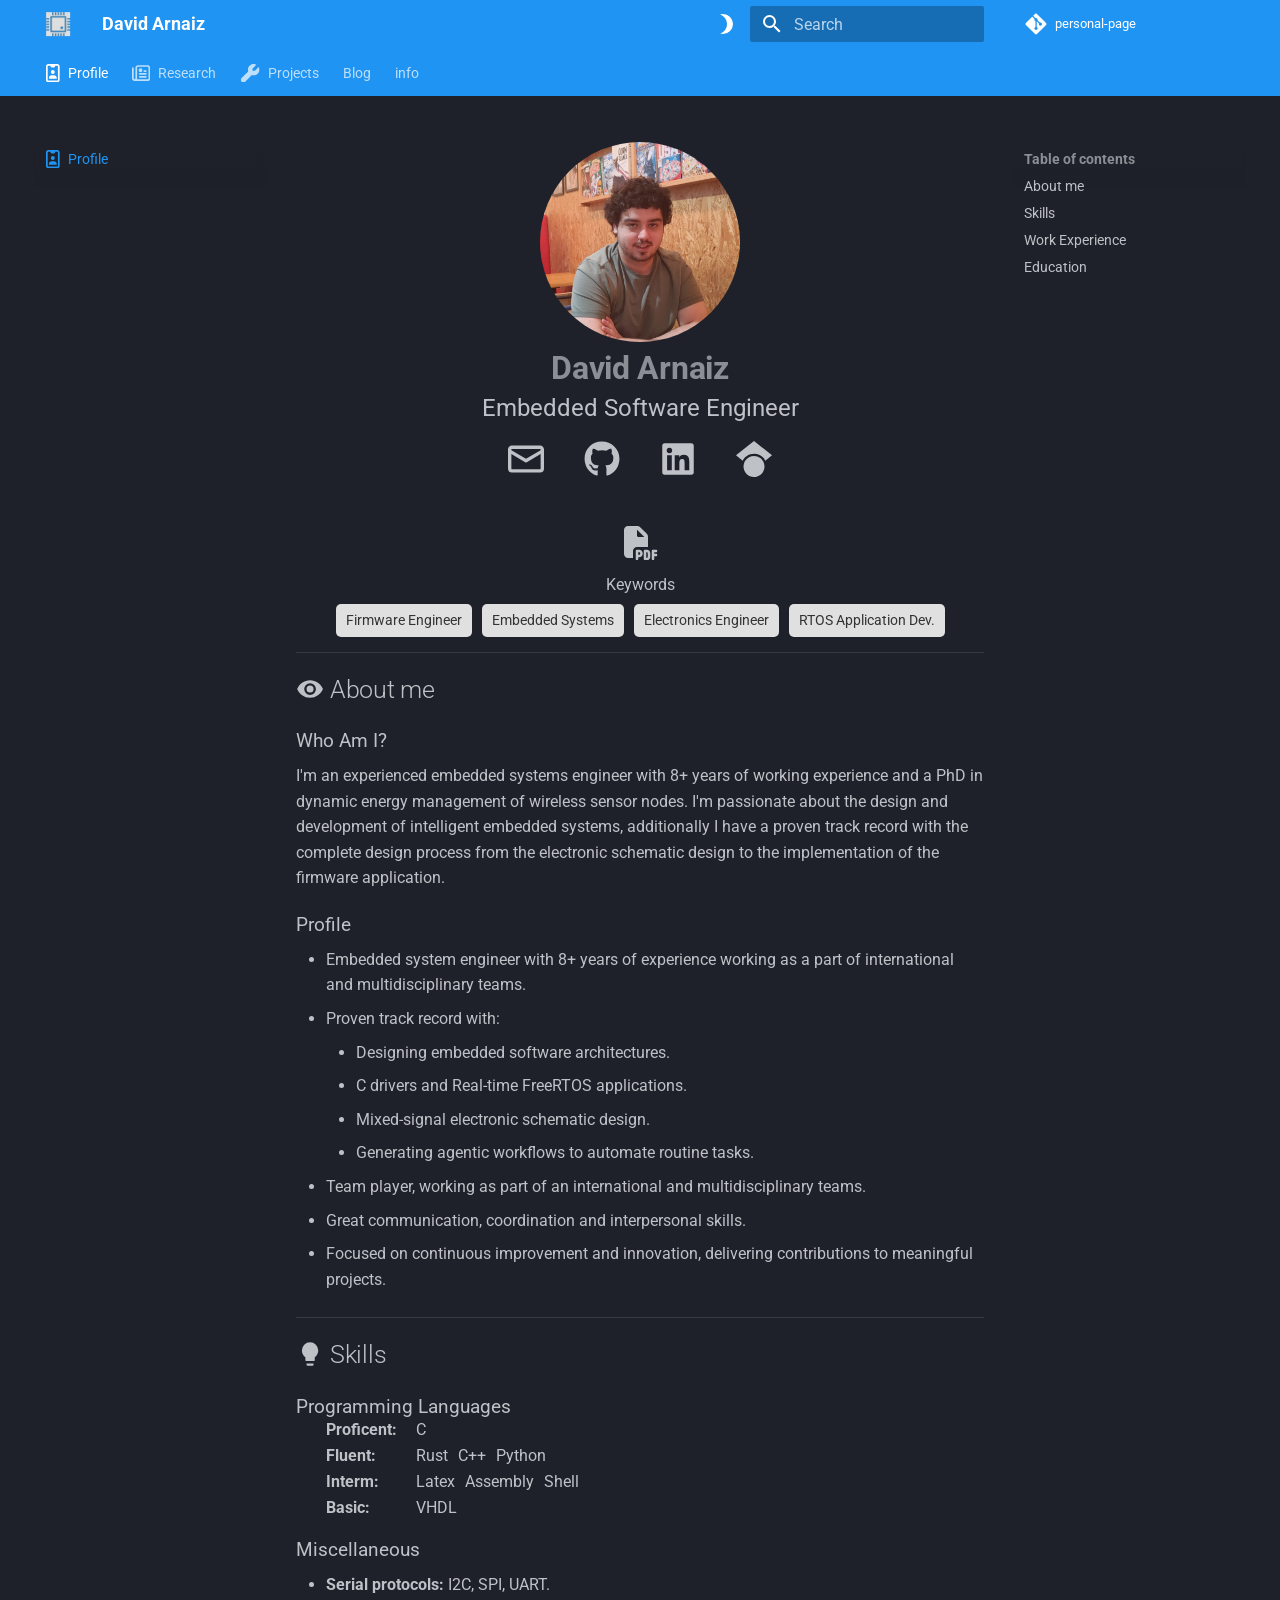
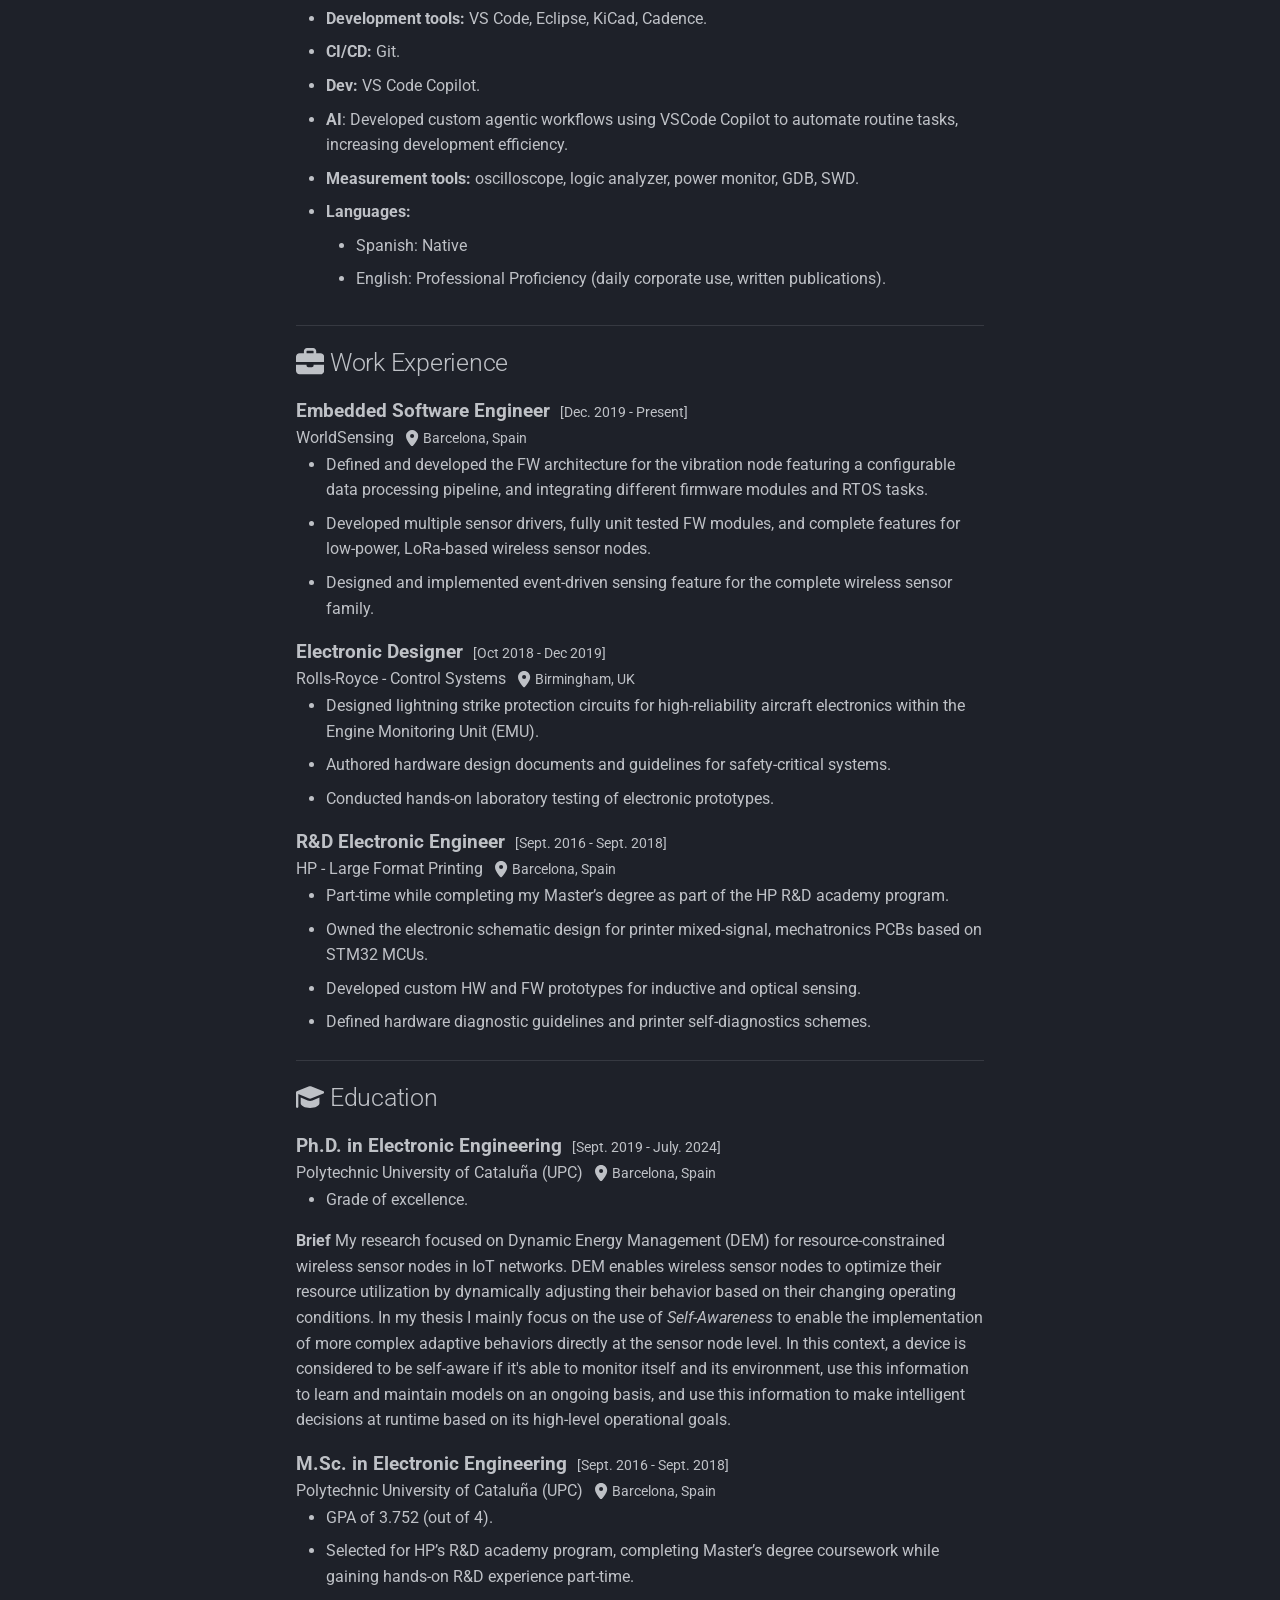
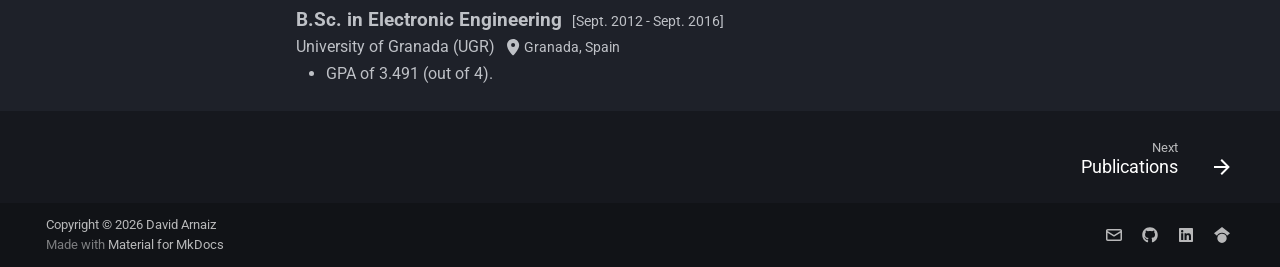
<file: index.html>
<!doctype html>
<html lang="en" class="no-js">
  <head>
    
      <meta charset="utf-8">
      <meta name="viewport" content="width=device-width,initial-scale=1">
      
        <meta name="description" content="David Arnaiz, an embedded firmware engineer specializing in adaptive IoT sensors, RTOSs, and dynamic energy management for low-power systems. Based in Spain.">
      
      
      
        <link rel="canonical" href="https://electronplant.github.io/personal-page/">
      
      
      
        <link rel="next" href="research/">
      
      
        
      
      
      <link rel="icon" href="assets/imgs/test_icon.png">
      <meta name="generator" content="mkdocs-1.6.1, mkdocs-material-9.7.7">
    
    
      
        <title>David Arnaiz - Curriculum Vitae - David Arnaiz</title>
      
    
    
      <link rel="stylesheet" href="assets/stylesheets/main.ec1eaa64.min.css">
      
        
        <link rel="stylesheet" href="assets/stylesheets/palette.ab4e12ef.min.css">
      
      


    
    
      
    
    
      
        
        
        <link rel="preconnect" href="https://fonts.gstatic.com" crossorigin>
        <link rel="stylesheet" href="https://fonts.googleapis.com/css?family=Roboto:300,300i,400,400i,700,700i%7CRoboto+Mono:400,400i,700,700i&display=fallback">
        <style>:root{--md-text-font:"Roboto";--md-code-font:"Roboto Mono"}</style>
      
    
    
      <link rel="stylesheet" href="css/print-site.css">
    
      <link rel="stylesheet" href="css/print-site-material.css">
    
      <link rel="stylesheet" href="extra_style.css">
    
    <script>__md_scope=new URL(".",location),__md_hash=e=>[...e].reduce(((e,_)=>(e<<5)-e+_.charCodeAt(0)),0),__md_get=(e,_=localStorage,t=__md_scope)=>JSON.parse(_.getItem(t.pathname+"."+e)),__md_set=(e,_,t=localStorage,a=__md_scope)=>{try{t.setItem(a.pathname+"."+e,JSON.stringify(_))}catch(e){}}</script>
    
      

    
    
  
<meta property="og:type" content="website" />
<meta property="og:title" content="David Arnaiz" />
<meta property="og:description" content="David Arnaiz, an embedded firmware engineer specializing in adaptive IoT sensors, RTOSs, and dynamic energy management for low-power systems. Based in Spain." />
<meta property="og:image" content="https://electronplant.github.io/personal-page/assets/images/social/index.png" />
<meta property="og:image:type" content="image/png" />
<meta property="og:image:width" content="1200" />
<meta property="og:image:height" content="630" />
<meta property="og:url" content="https://electronplant.github.io/personal-page/" />
<meta property="twitter:card" content="summary_large_image" />
<meta property="twitter:title" content="David Arnaiz" />
<meta property="twitter:description" content="David Arnaiz, an embedded firmware engineer specializing in adaptive IoT sensors, RTOSs, and dynamic energy management for low-power systems. Based in Spain." />
<meta property="twitter:image" content="https://electronplant.github.io/personal-page/assets/images/social/index.png" />
</head>
  
  
    
    
      
    
    
    
    
    <body dir="ltr" data-md-color-scheme="slate" data-md-color-primary="blue" data-md-color-accent="blue">
  
    
    <input class="md-toggle" data-md-toggle="drawer" type="checkbox" id="__drawer" autocomplete="off">
    <input class="md-toggle" data-md-toggle="search" type="checkbox" id="__search" autocomplete="off">
    <label class="md-overlay" for="__drawer"></label>
    <div data-md-component="skip">
      
        
        <a href="#about-me" class="md-skip">
          Skip to content
        </a>
      
    </div>
    <div data-md-component="announce">
      
    </div>
    
    
      

<header class="md-header" data-md-component="header">
  <nav class="md-header__inner md-grid" aria-label="Header">
    <a href="." title="David Arnaiz" class="md-header__button md-logo" aria-label="David Arnaiz" data-md-component="logo">
      
  <img src="assets/imgs/test_icon.png" alt="logo">

    </a>
    <label class="md-header__button md-icon" for="__drawer">
      
      <svg xmlns="http://www.w3.org/2000/svg" viewBox="0 0 24 24"><path d="M3 6h18v2H3zm0 5h18v2H3zm0 5h18v2H3z"/></svg>
    </label>
    <div class="md-header__title" data-md-component="header-title">
      <div class="md-header__ellipsis">
        <div class="md-header__topic">
          <span class="md-ellipsis">
            David Arnaiz
          </span>
        </div>
        <div class="md-header__topic" data-md-component="header-topic">
          <span class="md-ellipsis">
            
              David Arnaiz - Curriculum Vitae
            
          </span>
        </div>
      </div>
    </div>
    
      
        <form class="md-header__option" data-md-component="palette">
  
    
    
    
    <input class="md-option" data-md-color-media="" data-md-color-scheme="slate" data-md-color-primary="blue" data-md-color-accent="blue"  aria-label="Switch to light mode"  type="radio" name="__palette" id="__palette_0">
    
      <label class="md-header__button md-icon" title="Switch to light mode" for="__palette_1" hidden>
        <svg xmlns="http://www.w3.org/2000/svg" viewBox="0 0 24 24"><path d="M9 2c-1.05 0-2.05.16-3 .46 4.06 1.27 7 5.04 7 9.54s-2.94 8.27-7 9.54c.95.3 1.95.46 3 .46a10 10 0 0 0 10-10A10 10 0 0 0 9 2"/></svg>
      </label>
    
  
    
    
    
    <input class="md-option" data-md-color-media="" data-md-color-scheme="default" data-md-color-primary="blue" data-md-color-accent="blue"  aria-label="Switch to dark mode"  type="radio" name="__palette" id="__palette_1">
    
      <label class="md-header__button md-icon" title="Switch to dark mode" for="__palette_0" hidden>
        <svg xmlns="http://www.w3.org/2000/svg" viewBox="0 0 24 24"><path d="M12 8a4 4 0 0 0-4 4 4 4 0 0 0 4 4 4 4 0 0 0 4-4 4 4 0 0 0-4-4m0 10a6 6 0 0 1-6-6 6 6 0 0 1 6-6 6 6 0 0 1 6 6 6 6 0 0 1-6 6m8-9.31V4h-4.69L12 .69 8.69 4H4v4.69L.69 12 4 15.31V20h4.69L12 23.31 15.31 20H20v-4.69L23.31 12z"/></svg>
      </label>
    
  
</form>
      
    
    
      <script>var palette=__md_get("__palette");if(palette&&palette.color){if("(prefers-color-scheme)"===palette.color.media){var media=matchMedia("(prefers-color-scheme: light)"),input=document.querySelector(media.matches?"[data-md-color-media='(prefers-color-scheme: light)']":"[data-md-color-media='(prefers-color-scheme: dark)']");palette.color.media=input.getAttribute("data-md-color-media"),palette.color.scheme=input.getAttribute("data-md-color-scheme"),palette.color.primary=input.getAttribute("data-md-color-primary"),palette.color.accent=input.getAttribute("data-md-color-accent")}for(var[key,value]of Object.entries(palette.color))document.body.setAttribute("data-md-color-"+key,value)}</script>
    
    
    
      
      
        <label class="md-header__button md-icon" for="__search">
          
          <svg xmlns="http://www.w3.org/2000/svg" viewBox="0 0 24 24"><path d="M9.5 3A6.5 6.5 0 0 1 16 9.5c0 1.61-.59 3.09-1.56 4.23l.27.27h.79l5 5-1.5 1.5-5-5v-.79l-.27-.27A6.52 6.52 0 0 1 9.5 16 6.5 6.5 0 0 1 3 9.5 6.5 6.5 0 0 1 9.5 3m0 2C7 5 5 7 5 9.5S7 14 9.5 14 14 12 14 9.5 12 5 9.5 5"/></svg>
        </label>
        <div class="md-search" data-md-component="search" role="dialog">
  <label class="md-search__overlay" for="__search"></label>
  <div class="md-search__inner" role="search">
    <form class="md-search__form" name="search">
      <input type="text" class="md-search__input" name="query" aria-label="Search" placeholder="Search" autocapitalize="off" autocorrect="off" autocomplete="off" spellcheck="false" data-md-component="search-query" required>
      <label class="md-search__icon md-icon" for="__search">
        
        <svg xmlns="http://www.w3.org/2000/svg" viewBox="0 0 24 24"><path d="M9.5 3A6.5 6.5 0 0 1 16 9.5c0 1.61-.59 3.09-1.56 4.23l.27.27h.79l5 5-1.5 1.5-5-5v-.79l-.27-.27A6.52 6.52 0 0 1 9.5 16 6.5 6.5 0 0 1 3 9.5 6.5 6.5 0 0 1 9.5 3m0 2C7 5 5 7 5 9.5S7 14 9.5 14 14 12 14 9.5 12 5 9.5 5"/></svg>
        
        <svg xmlns="http://www.w3.org/2000/svg" viewBox="0 0 24 24"><path d="M20 11v2H8l5.5 5.5-1.42 1.42L4.16 12l7.92-7.92L13.5 5.5 8 11z"/></svg>
      </label>
      <nav class="md-search__options" aria-label="Search">
        
        <button type="reset" class="md-search__icon md-icon" title="Clear" aria-label="Clear" tabindex="-1">
          
          <svg xmlns="http://www.w3.org/2000/svg" viewBox="0 0 24 24"><path d="M19 6.41 17.59 5 12 10.59 6.41 5 5 6.41 10.59 12 5 17.59 6.41 19 12 13.41 17.59 19 19 17.59 13.41 12z"/></svg>
        </button>
      </nav>
      
    </form>
    <div class="md-search__output">
      <div class="md-search__scrollwrap" tabindex="0" data-md-scrollfix>
        <div class="md-search-result" data-md-component="search-result">
          <div class="md-search-result__meta">
            Initializing search
          </div>
          <ol class="md-search-result__list" role="presentation"></ol>
        </div>
      </div>
    </div>
  </div>
</div>
      
    
    
      <div class="md-header__source">
        <a href="https://github.com/ElectronPlant/personal-page/" title="Go to repository" class="md-source" data-md-component="source">
  <div class="md-source__icon md-icon">
    
    <svg xmlns="http://www.w3.org/2000/svg" viewBox="0 0 448 512"><!--! Font Awesome Free 7.1.0 by @fontawesome - https://fontawesome.com License - https://fontawesome.com/license/free (Icons: CC BY 4.0, Fonts: SIL OFL 1.1, Code: MIT License) Copyright 2025 Fonticons, Inc.--><path d="M439.6 236.1 244 40.5c-5.4-5.5-12.8-8.5-20.4-8.5s-15 3-20.4 8.4L162.5 81l51.5 51.5c27.1-9.1 52.7 16.8 43.4 43.7l49.7 49.7c34.2-11.8 61.2 31 35.5 56.7-26.5 26.5-70.2-2.9-56-37.3L240.3 199v121.9c25.3 12.5 22.3 41.8 9.1 55-6.4 6.4-15.2 10.1-24.3 10.1s-17.8-3.6-24.3-10.1c-17.6-17.6-11.1-46.9 11.2-56v-123c-20.8-8.5-24.6-30.7-18.6-45L142.6 101 8.5 235.1C3 240.6 0 247.9 0 255.5s3 15 8.5 20.4l195.6 195.7c5.4 5.4 12.7 8.4 20.4 8.4s15-3 20.4-8.4l194.7-194.7c5.4-5.4 8.4-12.8 8.4-20.4s-3-15-8.4-20.4"/></svg>
  </div>
  <div class="md-source__repository">
    personal-page
  </div>
</a>
      </div>
    
  </nav>
  
</header>
    
    <div class="md-container" data-md-component="container">
      
      
        
          
            
<nav class="md-tabs" aria-label="Tabs" data-md-component="tabs">
  <div class="md-grid">
    <ul class="md-tabs__list">
      
        
  
  
  
    
  
  
    <li class="md-tabs__item md-tabs__item--active">
      <a href="." class="md-tabs__link">
        
  
  
    
      <svg xmlns="http://www.w3.org/2000/svg" viewBox="0 0 384 512"><!--! Font Awesome Free 7.1.0 by @fontawesome - https://fontawesome.com License - https://fontawesome.com/license/free (Icons: CC BY 4.0, Fonts: SIL OFL 1.1, Code: MIT License) Copyright 2025 Fonticons, Inc.--><path d="M256 48v16c0 17.7-14.3 32-32 32h-64c-17.7 0-32-14.3-32-32V48H64c-8.8 0-16 7.2-16 16v384c0 8.8 7.2 16 16 16h256c8.8 0 16-7.2 16-16V64c0-8.8-7.2-16-16-16zM0 64C0 28.7 28.7 0 64 0h256c35.3 0 64 28.7 64 64v384c0 35.3-28.7 64-64 64H64c-35.3 0-64-28.7-64-64zm160 256h64c44.2 0 80 35.8 80 80 0 8.8-7.2 16-16 16H96c-8.8 0-16-7.2-16-16 0-44.2 35.8-80 80-80m-24-96a56 56 0 1 1 112 0 56 56 0 1 1-112 0"/></svg>
    
  
  Profile

      </a>
    </li>
  

      
        
  
  
  
  
    
    
      <li class="md-tabs__item">
        <a href="research/" class="md-tabs__link">
          
  
  
    
      <svg xmlns="http://www.w3.org/2000/svg" viewBox="0 0 512 512"><!--! Font Awesome Free 7.1.0 by @fontawesome - https://fontawesome.com License - https://fontawesome.com/license/free (Icons: CC BY 4.0, Fonts: SIL OFL 1.1, Code: MIT License) Copyright 2025 Fonticons, Inc.--><path d="M168 80c-13.3 0-24 10.7-24 24v304c0 8.4-1.4 16.5-4.1 24H440c13.3 0 24-10.7 24-24V104c0-13.3-10.7-24-24-24zM72 480c-39.8 0-72-32.2-72-72V112c0-13.3 10.7-24 24-24s24 10.7 24 24v296c0 13.3 10.7 24 24 24s24-10.7 24-24V104c0-39.8 32.2-72 72-72h272c39.8 0 72 32.2 72 72v304c0 39.8-32.2 72-72 72zm120-328c0-13.3 10.7-24 24-24h48c13.3 0 24 10.7 24 24v48c0 13.3-10.7 24-24 24h-48c-13.3 0-24-10.7-24-24zm152 24h48c13.3 0 24 10.7 24 24s-10.7 24-24 24h-48c-13.3 0-24-10.7-24-24s10.7-24 24-24m-128 80h176c13.3 0 24 10.7 24 24s-10.7 24-24 24H216c-13.3 0-24-10.7-24-24s10.7-24 24-24m0 80h176c13.3 0 24 10.7 24 24s-10.7 24-24 24H216c-13.3 0-24-10.7-24-24s10.7-24 24-24"/></svg>
    
  
  Research

        </a>
      </li>
    
  

      
        
  
  
  
  
    
    
      <li class="md-tabs__item">
        <a href="projects/" class="md-tabs__link">
          
  
  
    
      <svg xmlns="http://www.w3.org/2000/svg" viewBox="0 0 576 512"><!--! Font Awesome Free 7.1.0 by @fontawesome - https://fontawesome.com License - https://fontawesome.com/license/free (Icons: CC BY 4.0, Fonts: SIL OFL 1.1, Code: MIT License) Copyright 2025 Fonticons, Inc.--><path d="M509.4 98.6c7.6-7.6 20.3-5.7 24.1 4.3 6.8 17.7 10.5 37 10.5 57.1 0 88.4-71.6 160-160 160-17.5 0-34.4-2.8-50.2-8L146.9 498.9c-28.1 28.1-73.7 28.1-101.8 0s-28.1-73.7 0-101.8L232 210.2c-5.2-15.8-8-32.6-8-50.2C224 71.6 295.6 0 384 0c20.1 0 39.4 3.7 57.1 10.5 10 3.8 11.8 16.5 4.3 24.1l-88.7 88.7c-3 3-4.7 7.1-4.7 11.3V176c0 8.8 7.2 16 16 16h41.4c4.2 0 8.3-1.7 11.3-4.7z"/></svg>
    
  
  Projects

        </a>
      </li>
    
  

      
        
  
  
  
  
    
    
      <li class="md-tabs__item">
        <a href="blog/" class="md-tabs__link">
          
  
  
    
  
  Blog

        </a>
      </li>
    
  

      
        
  
  
  
  
    <li class="md-tabs__item">
      <a href="info/" class="md-tabs__link">
        
  
  
    
  
  info

      </a>
    </li>
  

      
    </ul>
  </div>
</nav>
          
        
      
      <main class="md-main" data-md-component="main">
        <div class="md-main__inner md-grid">
          
            
              
              <div class="md-sidebar md-sidebar--primary" data-md-component="sidebar" data-md-type="navigation" >
                <div class="md-sidebar__scrollwrap">
                  <div class="md-sidebar__inner">
                    


  


<nav class="md-nav md-nav--primary md-nav--lifted" aria-label="Navigation" data-md-level="0">
  <label class="md-nav__title" for="__drawer">
    <a href="." title="David Arnaiz" class="md-nav__button md-logo" aria-label="David Arnaiz" data-md-component="logo">
      
  <img src="assets/imgs/test_icon.png" alt="logo">

    </a>
    David Arnaiz
  </label>
  
    <div class="md-nav__source">
      <a href="https://github.com/ElectronPlant/personal-page/" title="Go to repository" class="md-source" data-md-component="source">
  <div class="md-source__icon md-icon">
    
    <svg xmlns="http://www.w3.org/2000/svg" viewBox="0 0 448 512"><!--! Font Awesome Free 7.1.0 by @fontawesome - https://fontawesome.com License - https://fontawesome.com/license/free (Icons: CC BY 4.0, Fonts: SIL OFL 1.1, Code: MIT License) Copyright 2025 Fonticons, Inc.--><path d="M439.6 236.1 244 40.5c-5.4-5.5-12.8-8.5-20.4-8.5s-15 3-20.4 8.4L162.5 81l51.5 51.5c27.1-9.1 52.7 16.8 43.4 43.7l49.7 49.7c34.2-11.8 61.2 31 35.5 56.7-26.5 26.5-70.2-2.9-56-37.3L240.3 199v121.9c25.3 12.5 22.3 41.8 9.1 55-6.4 6.4-15.2 10.1-24.3 10.1s-17.8-3.6-24.3-10.1c-17.6-17.6-11.1-46.9 11.2-56v-123c-20.8-8.5-24.6-30.7-18.6-45L142.6 101 8.5 235.1C3 240.6 0 247.9 0 255.5s3 15 8.5 20.4l195.6 195.7c5.4 5.4 12.7 8.4 20.4 8.4s15-3 20.4-8.4l194.7-194.7c5.4-5.4 8.4-12.8 8.4-20.4s-3-15-8.4-20.4"/></svg>
  </div>
  <div class="md-source__repository">
    personal-page
  </div>
</a>
    </div>
  
  <ul class="md-nav__list" data-md-scrollfix>
    
      
      
  
  
    
  
  
  
    <li class="md-nav__item md-nav__item--active">
      
      <input class="md-nav__toggle md-toggle" type="checkbox" id="__toc">
      
      
      
        <label class="md-nav__link md-nav__link--active" for="__toc">
          
  
  
    <svg xmlns="http://www.w3.org/2000/svg" viewBox="0 0 384 512"><!--! Font Awesome Free 7.1.0 by @fontawesome - https://fontawesome.com License - https://fontawesome.com/license/free (Icons: CC BY 4.0, Fonts: SIL OFL 1.1, Code: MIT License) Copyright 2025 Fonticons, Inc.--><path d="M256 48v16c0 17.7-14.3 32-32 32h-64c-17.7 0-32-14.3-32-32V48H64c-8.8 0-16 7.2-16 16v384c0 8.8 7.2 16 16 16h256c8.8 0 16-7.2 16-16V64c0-8.8-7.2-16-16-16zM0 64C0 28.7 28.7 0 64 0h256c35.3 0 64 28.7 64 64v384c0 35.3-28.7 64-64 64H64c-35.3 0-64-28.7-64-64zm160 256h64c44.2 0 80 35.8 80 80 0 8.8-7.2 16-16 16H96c-8.8 0-16-7.2-16-16 0-44.2 35.8-80 80-80m-24-96a56 56 0 1 1 112 0 56 56 0 1 1-112 0"/></svg>
  
  <span class="md-ellipsis">
    
  
    Profile
  

    
  </span>
  
  

          <span class="md-nav__icon md-icon"></span>
        </label>
      
      <a href="." class="md-nav__link md-nav__link--active">
        
  
  
    <svg xmlns="http://www.w3.org/2000/svg" viewBox="0 0 384 512"><!--! Font Awesome Free 7.1.0 by @fontawesome - https://fontawesome.com License - https://fontawesome.com/license/free (Icons: CC BY 4.0, Fonts: SIL OFL 1.1, Code: MIT License) Copyright 2025 Fonticons, Inc.--><path d="M256 48v16c0 17.7-14.3 32-32 32h-64c-17.7 0-32-14.3-32-32V48H64c-8.8 0-16 7.2-16 16v384c0 8.8 7.2 16 16 16h256c8.8 0 16-7.2 16-16V64c0-8.8-7.2-16-16-16zM0 64C0 28.7 28.7 0 64 0h256c35.3 0 64 28.7 64 64v384c0 35.3-28.7 64-64 64H64c-35.3 0-64-28.7-64-64zm160 256h64c44.2 0 80 35.8 80 80 0 8.8-7.2 16-16 16H96c-8.8 0-16-7.2-16-16 0-44.2 35.8-80 80-80m-24-96a56 56 0 1 1 112 0 56 56 0 1 1-112 0"/></svg>
  
  <span class="md-ellipsis">
    
  
    Profile
  

    
  </span>
  
  

      </a>
      
        

<nav class="md-nav md-nav--secondary" aria-label="Table of contents">
  
  
  
  
    <label class="md-nav__title" for="__toc">
      <span class="md-nav__icon md-icon"></span>
      Table of contents
    </label>
    <ul class="md-nav__list" data-md-component="toc" data-md-scrollfix>
      
        <li class="md-nav__item">
  <a href="#about-me" class="md-nav__link">
    <span class="md-ellipsis">
      
        About me
      
    </span>
  </a>
  
</li>
      
        <li class="md-nav__item">
  <a href="#skills" class="md-nav__link">
    <span class="md-ellipsis">
      
        Skills
      
    </span>
  </a>
  
</li>
      
        <li class="md-nav__item">
  <a href="#work-experience" class="md-nav__link">
    <span class="md-ellipsis">
      
        Work Experience
      
    </span>
  </a>
  
</li>
      
        <li class="md-nav__item">
  <a href="#education" class="md-nav__link">
    <span class="md-ellipsis">
      
        Education
      
    </span>
  </a>
  
</li>
      
    </ul>
  
</nav>
      
    </li>
  

    
      
      
  
  
  
  
    
    
      
        
          
        
      
        
      
    
    
    
      
      
    
    
    <li class="md-nav__item md-nav__item--nested">
      
        
        
        <input class="md-nav__toggle md-toggle " type="checkbox" id="__nav_2" >
        
          
          <div class="md-nav__link md-nav__container">
            <a href="research/" class="md-nav__link ">
              
  
  
    <svg xmlns="http://www.w3.org/2000/svg" viewBox="0 0 512 512"><!--! Font Awesome Free 7.1.0 by @fontawesome - https://fontawesome.com License - https://fontawesome.com/license/free (Icons: CC BY 4.0, Fonts: SIL OFL 1.1, Code: MIT License) Copyright 2025 Fonticons, Inc.--><path d="M168 80c-13.3 0-24 10.7-24 24v304c0 8.4-1.4 16.5-4.1 24H440c13.3 0 24-10.7 24-24V104c0-13.3-10.7-24-24-24zM72 480c-39.8 0-72-32.2-72-72V112c0-13.3 10.7-24 24-24s24 10.7 24 24v296c0 13.3 10.7 24 24 24s24-10.7 24-24V104c0-39.8 32.2-72 72-72h272c39.8 0 72 32.2 72 72v304c0 39.8-32.2 72-72 72zm120-328c0-13.3 10.7-24 24-24h48c13.3 0 24 10.7 24 24v48c0 13.3-10.7 24-24 24h-48c-13.3 0-24-10.7-24-24zm152 24h48c13.3 0 24 10.7 24 24s-10.7 24-24 24h-48c-13.3 0-24-10.7-24-24s10.7-24 24-24m-128 80h176c13.3 0 24 10.7 24 24s-10.7 24-24 24H216c-13.3 0-24-10.7-24-24s10.7-24 24-24m0 80h176c13.3 0 24 10.7 24 24s-10.7 24-24 24H216c-13.3 0-24-10.7-24-24s10.7-24 24-24"/></svg>
  
  <span class="md-ellipsis">
    
  
    Research
  

    
  </span>
  
  

            </a>
            
              
              <label class="md-nav__link " for="__nav_2" id="__nav_2_label" tabindex="0">
                <span class="md-nav__icon md-icon"></span>
              </label>
            
          </div>
        
        <nav class="md-nav" data-md-level="1" aria-labelledby="__nav_2_label" aria-expanded="false">
          <label class="md-nav__title" for="__nav_2">
            <span class="md-nav__icon md-icon"></span>
            
  
    Research
  

          </label>
          <ul class="md-nav__list" data-md-scrollfix>
            
              
            
              
                
  
  
  
  
    <li class="md-nav__item">
      <a href="research/thesis/" class="md-nav__link">
        
  
  
    <svg xmlns="http://www.w3.org/2000/svg" viewBox="0 0 576 512"><!--! Font Awesome Free 7.1.0 by @fontawesome - https://fontawesome.com License - https://fontawesome.com/license/free (Icons: CC BY 4.0, Fonts: SIL OFL 1.1, Code: MIT License) Copyright 2025 Fonticons, Inc.--><path d="m48 195.8 209.2 86.1c9.8 4 20.2 6.1 30.8 6.1s21-2.1 30.8-6.1l242.4-99.8c9-3.7 14.8-12.4 14.8-22.1s-5.8-18.4-14.8-22.1L318.8 38.1c-9.8-4-20.2-6.1-30.8-6.1s-21 2.1-30.8 6.1L14.8 137.9C5.8 141.6 0 150.3 0 160v296c0 13.3 10.7 24 24 24s24-10.7 24-24zm48 71.7V384c0 53 86 96 192 96s192-43 192-96V267.4l-142.9 58.9c-15.6 6.4-32.2 9.7-49.1 9.7s-33.5-3.3-49.1-9.7L96 267.4z"/></svg>
  
  <span class="md-ellipsis">
    
  
    Thesis & Dissertations
  

    
  </span>
  
  

      </a>
    </li>
  

              
            
          </ul>
        </nav>
      
    </li>
  

    
      
      
  
  
  
  
    
    
      
        
          
        
      
    
    
    
      
      
    
    
    <li class="md-nav__item md-nav__item--nested">
      
        
        
        <input class="md-nav__toggle md-toggle " type="checkbox" id="__nav_3" >
        
          
          <div class="md-nav__link md-nav__container">
            <a href="projects/" class="md-nav__link ">
              
  
  
    <svg xmlns="http://www.w3.org/2000/svg" viewBox="0 0 576 512"><!--! Font Awesome Free 7.1.0 by @fontawesome - https://fontawesome.com License - https://fontawesome.com/license/free (Icons: CC BY 4.0, Fonts: SIL OFL 1.1, Code: MIT License) Copyright 2025 Fonticons, Inc.--><path d="M509.4 98.6c7.6-7.6 20.3-5.7 24.1 4.3 6.8 17.7 10.5 37 10.5 57.1 0 88.4-71.6 160-160 160-17.5 0-34.4-2.8-50.2-8L146.9 498.9c-28.1 28.1-73.7 28.1-101.8 0s-28.1-73.7 0-101.8L232 210.2c-5.2-15.8-8-32.6-8-50.2C224 71.6 295.6 0 384 0c20.1 0 39.4 3.7 57.1 10.5 10 3.8 11.8 16.5 4.3 24.1l-88.7 88.7c-3 3-4.7 7.1-4.7 11.3V176c0 8.8 7.2 16 16 16h41.4c4.2 0 8.3-1.7 11.3-4.7z"/></svg>
  
  <span class="md-ellipsis">
    
  
    Projects
  

    
  </span>
  
  

            </a>
            
          </div>
        
        <nav class="md-nav" data-md-level="1" aria-labelledby="__nav_3_label" aria-expanded="false">
          <label class="md-nav__title" for="__nav_3">
            <span class="md-nav__icon md-icon"></span>
            
  
    Projects
  

          </label>
          <ul class="md-nav__list" data-md-scrollfix>
            
              
            
          </ul>
        </nav>
      
    </li>
  

    
      
      
  
  
  
  
    
    
      
        
          
        
      
        
      
    
    
    
      
      
    
    
    <li class="md-nav__item md-nav__item--nested">
      
        
        
        <input class="md-nav__toggle md-toggle " type="checkbox" id="__nav_4" >
        
          
          <div class="md-nav__link md-nav__container">
            <a href="blog/" class="md-nav__link ">
              
  
  
  <span class="md-ellipsis">
    
  
    Blog
  

    
  </span>
  
  

            </a>
            
              
              <label class="md-nav__link " for="__nav_4" id="__nav_4_label" tabindex="0">
                <span class="md-nav__icon md-icon"></span>
              </label>
            
          </div>
        
        <nav class="md-nav" data-md-level="1" aria-labelledby="__nav_4_label" aria-expanded="false">
          <label class="md-nav__title" for="__nav_4">
            <span class="md-nav__icon md-icon"></span>
            
  
    Blog
  

          </label>
          <ul class="md-nav__list" data-md-scrollfix>
            
              
            
              
                
  
  
  
  
    <li class="md-nav__item">
      <a href="." class="md-nav__link">
        
  
  
  <span class="md-ellipsis">
    
  
    Archive
  

    
  </span>
  
  

      </a>
    </li>
  

              
            
          </ul>
        </nav>
      
    </li>
  

    
      
      
  
  
  
  
    <li class="md-nav__item">
      <a href="info/" class="md-nav__link">
        
  
  
  <span class="md-ellipsis">
    
  
    info
  

    
  </span>
  
  

      </a>
    </li>
  

    
  </ul>
</nav>
                  </div>
                </div>
              </div>
            
            
              
              <div class="md-sidebar md-sidebar--secondary" data-md-component="sidebar" data-md-type="toc" >
                <div class="md-sidebar__scrollwrap">
                  <div class="md-sidebar__inner">
                    

<nav class="md-nav md-nav--secondary" aria-label="Table of contents">
  
  
  
  
    <label class="md-nav__title" for="__toc">
      <span class="md-nav__icon md-icon"></span>
      Table of contents
    </label>
    <ul class="md-nav__list" data-md-component="toc" data-md-scrollfix>
      
        <li class="md-nav__item">
  <a href="#about-me" class="md-nav__link">
    <span class="md-ellipsis">
      
        About me
      
    </span>
  </a>
  
</li>
      
        <li class="md-nav__item">
  <a href="#skills" class="md-nav__link">
    <span class="md-ellipsis">
      
        Skills
      
    </span>
  </a>
  
</li>
      
        <li class="md-nav__item">
  <a href="#work-experience" class="md-nav__link">
    <span class="md-ellipsis">
      
        Work Experience
      
    </span>
  </a>
  
</li>
      
        <li class="md-nav__item">
  <a href="#education" class="md-nav__link">
    <span class="md-ellipsis">
      
        Education
      
    </span>
  </a>
  
</li>
      
    </ul>
  
</nav>
                  </div>
                </div>
              </div>
            
          
          
            <div class="md-content" data-md-component="content">
              
              <article class="md-content__inner md-typeset">
                
                  


  
  


<!-- print skip start -->
<p><img alt="resume_image" src="assets/imgs/resume_image.jpg" /></p>
<!-- print skip end -->

<div id="header">
    <h1>David Arnaiz</h1>
    <p>Embedded Software Engineer</p>
</div>

<!-- print skip start -->
<div class="socials">
<p><a href="mailto:electronplant@gmail.com" target="_blank" rel="noopener noreferrer" title="Email">
    <span class="twemoji"><svg xmlns="http://www.w3.org/2000/svg" viewBox="0 0 16 16"><path d="M1.75 2h12.5c.966 0 1.75.784 1.75 1.75v8.5A1.75 1.75 0 0 1 14.25 14H1.75A1.75 1.75 0 0 1 0 12.25v-8.5C0 2.784.784 2 1.75 2M1.5 12.251c0 .138.112.25.25.25h12.5a.25.25 0 0 0 .25-.25V5.809L8.38 9.397a.75.75 0 0 1-.76 0L1.5 5.809zm13-8.181v-.32a.25.25 0 0 0-.25-.25H1.75a.25.25 0 0 0-.25.25v.32L8 7.88Z"/></svg></span>
  </a>
  <a href="https://github.com/ElectronPlant" target="_blank" rel="noopener noreferrer" title="Github">
    <span class="twemoji"><svg xmlns="http://www.w3.org/2000/svg" viewBox="0 0 512 512"><!--! Font Awesome Free 7.1.0 by @fontawesome - https://fontawesome.com License - https://fontawesome.com/license/free (Icons: CC BY 4.0, Fonts: SIL OFL 1.1, Code: MIT License) Copyright 2025 Fonticons, Inc.--><path d="M173.9 397.4c0 2-2.3 3.6-5.2 3.6-3.3.3-5.6-1.3-5.6-3.6 0-2 2.3-3.6 5.2-3.6 3-.3 5.6 1.3 5.6 3.6m-31.1-4.5c-.7 2 1.3 4.3 4.3 4.9 2.6 1 5.6 0 6.2-2s-1.3-4.3-4.3-5.2c-2.6-.7-5.5.3-6.2 2.3m44.2-1.7c-2.9.7-4.9 2.6-4.6 4.9.3 2 2.9 3.3 5.9 2.6 2.9-.7 4.9-2.6 4.6-4.6-.3-1.9-3-3.2-5.9-2.9M252.8 8C114.1 8 8 113.3 8 252c0 110.9 69.8 205.8 169.5 239.2 12.8 2.3 17.3-5.6 17.3-12.1 0-6.2-.3-40.4-.3-61.4 0 0-70 15-84.7-29.8 0 0-11.4-29.1-27.8-36.6 0 0-22.9-15.7 1.6-15.4 0 0 24.9 2 38.6 25.8 21.9 38.6 58.6 27.5 72.9 20.9 2.3-16 8.8-27.1 16-33.7-55.9-6.2-112.3-14.3-112.3-110.5 0-27.5 7.6-41.3 23.6-58.9-2.6-6.5-11.1-33.3 2.6-67.9 20.9-6.5 69 27 69 27 20-5.6 41.5-8.5 62.8-8.5s42.8 2.9 62.8 8.5c0 0 48.1-33.6 69-27 13.7 34.7 5.2 61.4 2.6 67.9 16 17.7 25.8 31.5 25.8 58.9 0 96.5-58.9 104.2-114.8 110.5 9.2 7.9 17 22.9 17 46.4 0 33.7-.3 75.4-.3 83.6 0 6.5 4.6 14.4 17.3 12.1C436.2 457.8 504 362.9 504 252 504 113.3 391.5 8 252.8 8M105.2 352.9c-1.3 1-1 3.3.7 5.2 1.6 1.6 3.9 2.3 5.2 1 1.3-1 1-3.3-.7-5.2-1.6-1.6-3.9-2.3-5.2-1m-10.8-8.1c-.7 1.3.3 2.9 2.3 3.9 1.6 1 3.6.7 4.3-.7.7-1.3-.3-2.9-2.3-3.9-2-.6-3.6-.3-4.3.7m32.4 35.6c-1.6 1.3-1 4.3 1.3 6.2 2.3 2.3 5.2 2.6 6.5 1 1.3-1.3.7-4.3-1.3-6.2-2.2-2.3-5.2-2.6-6.5-1m-11.4-14.7c-1.6 1-1.6 3.6 0 5.9s4.3 3.3 5.6 2.3c1.6-1.3 1.6-3.9 0-6.2-1.4-2.3-4-3.3-5.6-2"/></svg></span>
  </a>
  <a href="https://www.linkedin.com/in/david-arnaiz-mart%C3%ADnez" target="_blank" rel="noopener noreferrer" title="LinkedIn">
    <span class="twemoji"><svg xmlns="http://www.w3.org/2000/svg" viewBox="0 0 448 512"><!--! Font Awesome Free 7.1.0 by @fontawesome - https://fontawesome.com License - https://fontawesome.com/license/free (Icons: CC BY 4.0, Fonts: SIL OFL 1.1, Code: MIT License) Copyright 2025 Fonticons, Inc.--><path d="M416 32H31.9C14.3 32 0 46.5 0 64.3v383.4C0 465.5 14.3 480 31.9 480H416c17.6 0 32-14.5 32-32.3V64.3c0-17.8-14.4-32.3-32-32.3M135.4 416H69V202.2h66.5V416zM102.2 96a38.5 38.5 0 1 1 0 77 38.5 38.5 0 1 1 0-77m282.1 320h-66.4V312c0-24.8-.5-56.7-34.5-56.7-34.6 0-39.9 27-39.9 54.9V416h-66.4V202.2h63.7v29.2h.9c8.9-16.8 30.6-34.5 62.9-34.5 67.2 0 79.7 44.3 79.7 101.9z"/></svg></span>
  </a>
  <a href="https://scholar.google.com/citations?user=32m35KwAAAAJ&hl=en" target="_blank" rel="noopener noreferrer" title="Google Scholar">
    <span class="twemoji"><svg xmlns="http://www.w3.org/2000/svg" viewBox="0 0 512 512"><!--! Font Awesome Free 7.1.0 by @fontawesome - https://fontawesome.com License - https://fontawesome.com/license/free (Icons: CC BY 4.0, Fonts: SIL OFL 1.1, Code: MIT License) Copyright 2025 Fonticons, Inc.--><path d="M390.9 298.5s0 .1.1.1c9.2 19.4 14.4 41.1 14.4 64C405.3 445.1 338.5 512 256 512s-149.3-66.9-149.3-149.3c0-22.9 5.2-44.6 14.4-64 1.7-3.6 3.6-7.2 5.6-10.7q6.6-11.4 15-21.3c27.4-32.6 68.5-53.3 114.4-53.3 33.6 0 64.6 11.1 89.6 29.9 9.1 6.9 17.4 14.7 24.8 23.5 5.6 6.6 10.6 13.8 15 21.3 2 3.4 3.8 7 5.5 10.5zm26.4-18.8c-30.1-58.4-91-98.4-161.3-98.4s-131.2 40-161.3 98.4L0 202.7 256 0l256 202.7-94.7 77.1z"/></svg></span>
  </a></p>
<p><a href="assets/documents/DavidArnaiz_CV.pdf" target="_blank" rel="noopener noreferrer" title="Download PDF">
    <span class="twemoji"><svg xmlns="http://www.w3.org/2000/svg" viewBox="0 0 576 512"><!--! Font Awesome Free 7.1.0 by @fontawesome - https://fontawesome.com License - https://fontawesome.com/license/free (Icons: CC BY 4.0, Fonts: SIL OFL 1.1, Code: MIT License) Copyright 2025 Fonticons, Inc.--><path d="M96 0C60.7 0 32 28.7 32 64v384c0 35.3 28.7 64 64 64h80V400c0-35.3 28.7-64 64-64h176V170.5c0-17-6.7-33.3-18.7-45.3L290.7 18.7C278.7 6.7 262.5 0 245.5 0zm261.5 176H264c-13.3 0-24-10.7-24-24V58.5zM240 380c-11 0-20 9-20 20v128c0 11 9 20 20 20s20-9 20-20v-28h12c33.1 0 60-26.9 60-60s-26.9-60-60-60zm32 80h-12v-40h12c11 0 20 9 20 20s-9 20-20 20m96-80c-11 0-20 9-20 20v128c0 11 9 20 20 20h32c28.7 0 52-23.3 52-52v-64c0-28.7-23.3-52-52-52zm20 128v-88h12c6.6 0 12 5.4 12 12v64c0 6.6-5.4 12-12 12zm88-108v128c0 11 9 20 20 20s20-9 20-20v-44h28c11 0 20-9 20-20s-9-20-20-20h-28v-24h28c11 0 20-9 20-20s-9-20-20-20h-48c-11 0-20 9-20 20"/></svg></span>
  </a></p>
</div>
<!-- print skip end -->

<!-- print only start
<div markdown class="socials_print">
  <a href="mailto:electronplant@gmail.com" target="_blank" rel="noopener noreferrer" title="Email">
    :octicons-mail-16: electronplant@gmail.com
  </a>
  <a href="https://github.com/ElectronPlant" target="_blank" rel="noopener noreferrer" title="Github">
    :fontawesome-brands-github: ElectronPlant
  </a>
  <a href="https://www.linkedin.com/in/david-arnaiz-mart%C3%ADnez" target="_blank" rel="noopener noreferrer" title="LinkedIn">
    :fontawesome-brands-linkedin:
  </a>
  <a href="https://scholar.google.com/citations?user=32m35KwAAAAJ&hl=en" target="_blank" rel="noopener noreferrer" title="Google Scholar">
    :fontawesome-brands-google-scholar:
  </a>
  <a href="https://electronplant.github.io/" target="_blank" rel="noopener noreferrer" title="Personal Page">
    :fontawesome-solid-address-book: Personal Page
  </a>
</div>
print only end -->

<!-- print skip start -->
<div class="keywords-title">
    <p>Keywords</p>
</div>

<div class="keywords">
    <div class="keyword">Firmware Engineer</div>
    <div class="keyword">Embedded Systems</div>
    <div class="keyword">Electronics Engineer</div>
    <div class="keyword">RTOS Application Dev.</div>
</div>
<!-- print skip end -->
<hr />
<h2 id="about-me"><span class="twemoji"><svg xmlns="http://www.w3.org/2000/svg" viewBox="0 0 24 24"><path d="M12 9a3 3 0 0 0-3 3 3 3 0 0 0 3 3 3 3 0 0 0 3-3 3 3 0 0 0-3-3m0 8a5 5 0 0 1-5-5 5 5 0 0 1 5-5 5 5 0 0 1 5 5 5 5 0 0 1-5 5m0-12.5C7 4.5 2.73 7.61 1 12c1.73 4.39 6 7.5 11 7.5s9.27-3.11 11-7.5c-1.73-4.39-6-7.5-11-7.5"/></svg></span> About me</h2>
<p class="heading-2-alternative">Who Am I?</p>
<p>I'm an experienced embedded systems engineer with 8+ years of working experience and a PhD in dynamic energy management of wireless sensor nodes.
I'm passionate about the design and development of intelligent embedded systems, additionally I have a proven track record with the complete design process from the electronic schematic design to the implementation of the firmware application.</p>
<p class="heading-2-alternative">Profile</p>
<ul>
<li>Embedded system engineer with 8+ years of experience working as a part of international and multidisciplinary teams.</li>
<li>Proven track record with:<ul>
<li>Designing embedded software architectures.</li>
<li>C drivers and Real-time FreeRTOS applications.</li>
<li>Mixed-signal electronic schematic design.</li>
<li>Generating agentic workflows to automate routine tasks.</li>
</ul>
</li>
<li>Team player, working as part of an international and multidisciplinary teams.</li>
<li>Great communication, coordination and interpersonal skills.</li>
<li>Focused on continuous improvement and innovation, delivering contributions to meaningful projects.</li>
</ul>
<hr />
<h2 id="skills"><span class="twemoji"><svg xmlns="http://www.w3.org/2000/svg" viewBox="0 0 24 24"><path d="M12 2a7 7 0 0 0-7 7c0 2.38 1.19 4.47 3 5.74V17a1 1 0 0 0 1 1h6a1 1 0 0 0 1-1v-2.26c1.81-1.27 3-3.36 3-5.74a7 7 0 0 0-7-7M9 21a1 1 0 0 0 1 1h4a1 1 0 0 0 1-1v-1H9z"/></svg></span> Skills</h2>
<p class="heading-2-alternative">Programming Languages</p>
<div class="skills-top">
    <div class="skill-group">Proficent: </div>
    <div class="skill">C</div>
</div>
<div class="skills">
    <div class="skill-group">Fluent: </div>
    <div class="skill">Rust</div>
    <div class="skill">C++</div>
    <div class="skill">Python</div>
</div>
<div class="skills">
    <div class="skill-group">Interm: </div>
    <div class="skill">Latex</div>
    <div class="skill">Assembly</div>
    <div class="skill">Shell</div>
</div>
<div class="skills">
    <div class="skill-group">Basic: </div>
    <div class="skill">VHDL</div>
</div>

<p class="heading-2-alternative">Miscellaneous</p>
<ul>
<li><strong>Serial protocols:</strong> I2C, SPI, UART.</li>
<li><strong>Development tools:</strong> VS Code, Eclipse, KiCad, Cadence.</li>
<li><strong>CI/CD:</strong> Git.</li>
<li><strong>Dev:</strong> VS Code Copilot.</li>
<li><strong>AI</strong>: Developed custom agentic workflows using VSCode Copilot to automate routine tasks, increasing development efficiency.</li>
<li><strong>Measurement tools:</strong> oscilloscope, logic analyzer, power monitor, GDB, SWD.</li>
<li><strong>Languages:</strong><ul>
<li>Spanish: Native</li>
<li>English: Professional Proficiency (daily corporate use, written publications).</li>
</ul>
</li>
</ul>
<hr />
<h2 id="work-experience"><span class="twemoji"><svg xmlns="http://www.w3.org/2000/svg" viewBox="0 0 512 512"><!--! Font Awesome Free 7.1.0 by @fontawesome - https://fontawesome.com License - https://fontawesome.com/license/free (Icons: CC BY 4.0, Fonts: SIL OFL 1.1, Code: MIT License) Copyright 2025 Fonticons, Inc.--><path d="M200 48h112c4.4 0 8 3.6 8 8v40H192V56c0-4.4 3.6-8 8-8m-56 8v40H64c-35.3 0-64 28.7-64 64v96h512v-96c0-35.3-28.7-64-64-64h-80V56c0-30.9-25.1-56-56-56H200c-30.9 0-56 25.1-56 56m368 248H320v16c0 17.7-14.3 32-32 32h-64c-17.7 0-32-14.3-32-32v-16H0v112c0 35.3 28.7 64 64 64h384c35.3 0 64-28.7 64-64z"/></svg></span> Work Experience</h2>
<p class="we-work-duration">
    <span class="we-work">Embedded Software Engineer</span>
    <span class="we-duration">[Dec. 2019 - Present]</span>
</p>
<p class="we-company-location">
    <span class="we-company">WorldSensing</span>
    <span class="we-location"> <span class="twemoji"><svg xmlns="http://www.w3.org/2000/svg" viewBox="0 0 384 512"><!--! Font Awesome Free 7.1.0 by @fontawesome - https://fontawesome.com License - https://fontawesome.com/license/free (Icons: CC BY 4.0, Fonts: SIL OFL 1.1, Code: MIT License) Copyright 2025 Fonticons, Inc.--><path d="M0 188.6C0 84.4 86 0 192 0s192 84.4 192 188.6c0 119.3-120.2 262.3-170.4 316.8-11.8 12.8-31.5 12.8-43.3 0C120.1 450.9-.1 307.9-.1 188.6zM192 256a64 64 0 1 0 0-128 64 64 0 1 0 0 128"/></svg></span> Barcelona, Spain</span>
</p>
<ul>
<li>Defined and developed the FW architecture for the vibration node featuring a configurable data processing pipeline, and integrating different firmware modules and RTOS tasks.</li>
<li>Developed multiple sensor drivers, fully unit tested FW modules, and complete features for low-power, LoRa-based wireless sensor nodes.</li>
<li>Designed and implemented event-driven sensing feature for the complete wireless sensor family.</li>
</ul>
<p class="we-work-duration">
    <span class="we-work">Electronic Designer</span>
    <span class="we-duration">[Oct 2018 - Dec 2019]</span>
</p>
<p class="we-company-location">
    <span class="we-company">Rolls-Royce - Control Systems</span>
    <span class="we-location"> <span class="twemoji"><svg xmlns="http://www.w3.org/2000/svg" viewBox="0 0 384 512"><!--! Font Awesome Free 7.1.0 by @fontawesome - https://fontawesome.com License - https://fontawesome.com/license/free (Icons: CC BY 4.0, Fonts: SIL OFL 1.1, Code: MIT License) Copyright 2025 Fonticons, Inc.--><path d="M0 188.6C0 84.4 86 0 192 0s192 84.4 192 188.6c0 119.3-120.2 262.3-170.4 316.8-11.8 12.8-31.5 12.8-43.3 0C120.1 450.9-.1 307.9-.1 188.6zM192 256a64 64 0 1 0 0-128 64 64 0 1 0 0 128"/></svg></span> Birmingham, UK</span>
</p>
<ul>
<li>Designed lightning strike protection circuits for high-reliability aircraft electronics within the Engine Monitoring Unit (EMU).</li>
<li>Authored hardware design documents and guidelines for safety-critical systems.</li>
<li>Conducted hands-on laboratory testing of electronic prototypes.</li>
</ul>
<p class="we-work-duration">
    <span class="we-work">R&D Electronic Engineer</span>
    <span class="we-duration">[Sept. 2016 - Sept. 2018]</span>
</p>
<p class="we-company-location">
    <span class="we-company">HP - Large Format Printing</span>
    <span class="we-location"> <span class="twemoji"><svg xmlns="http://www.w3.org/2000/svg" viewBox="0 0 384 512"><!--! Font Awesome Free 7.1.0 by @fontawesome - https://fontawesome.com License - https://fontawesome.com/license/free (Icons: CC BY 4.0, Fonts: SIL OFL 1.1, Code: MIT License) Copyright 2025 Fonticons, Inc.--><path d="M0 188.6C0 84.4 86 0 192 0s192 84.4 192 188.6c0 119.3-120.2 262.3-170.4 316.8-11.8 12.8-31.5 12.8-43.3 0C120.1 450.9-.1 307.9-.1 188.6zM192 256a64 64 0 1 0 0-128 64 64 0 1 0 0 128"/></svg></span> Barcelona, Spain</span>
</p>
<ul>
<li>Part-time while completing my Master’s degree as part of the HP R&amp;D academy program.</li>
<li>Owned the electronic schematic design for printer mixed-signal, mechatronics PCBs based on STM32 MCUs.</li>
<li>Developed custom HW and FW prototypes for inductive and optical sensing.</li>
<li>Defined hardware diagnostic guidelines and printer self-diagnostics schemes.</li>
</ul>
<hr />
<h2 id="education"><span class="twemoji"><svg xmlns="http://www.w3.org/2000/svg" viewBox="0 0 576 512"><!--! Font Awesome Free 7.1.0 by @fontawesome - https://fontawesome.com License - https://fontawesome.com/license/free (Icons: CC BY 4.0, Fonts: SIL OFL 1.1, Code: MIT License) Copyright 2025 Fonticons, Inc.--><path d="m48 195.8 209.2 86.1c9.8 4 20.2 6.1 30.8 6.1s21-2.1 30.8-6.1l242.4-99.8c9-3.7 14.8-12.4 14.8-22.1s-5.8-18.4-14.8-22.1L318.8 38.1c-9.8-4-20.2-6.1-30.8-6.1s-21 2.1-30.8 6.1L14.8 137.9C5.8 141.6 0 150.3 0 160v296c0 13.3 10.7 24 24 24s24-10.7 24-24zm48 71.7V384c0 53 86 96 192 96s192-43 192-96V267.4l-142.9 58.9c-15.6 6.4-32.2 9.7-49.1 9.7s-33.5-3.3-49.1-9.7L96 267.4z"/></svg></span> Education</h2>
<p class="edu-degree-duration">
    <span class="edu-degree">Ph.D. in Electronic Engineering</span>
    <span class="edu-duration">[Sept. 2019 - July. 2024]</span>
</p>
<p class="edu-university-location">
    <span class="edu-university">Polytechnic University of Cataluña (UPC)</span>
    <span class="edu-location"><span class="twemoji"><svg xmlns="http://www.w3.org/2000/svg" viewBox="0 0 384 512"><!--! Font Awesome Free 7.1.0 by @fontawesome - https://fontawesome.com License - https://fontawesome.com/license/free (Icons: CC BY 4.0, Fonts: SIL OFL 1.1, Code: MIT License) Copyright 2025 Fonticons, Inc.--><path d="M0 188.6C0 84.4 86 0 192 0s192 84.4 192 188.6c0 119.3-120.2 262.3-170.4 316.8-11.8 12.8-31.5 12.8-43.3 0C120.1 450.9-.1 307.9-.1 188.6zM192 256a64 64 0 1 0 0-128 64 64 0 1 0 0 128"/></svg></span> Barcelona, Spain</span>
</p>
<ul>
<li>Grade of excellence.</li>
</ul>
<p><strong>Brief</strong> My research focused on Dynamic Energy Management (DEM) for resource-constrained wireless sensor nodes in IoT networks. DEM enables wireless sensor nodes to optimize their resource utilization by dynamically adjusting their behavior based on their changing operating conditions. In my thesis I mainly focus on the use of <em>Self-Awareness</em> to enable the implementation of more complex adaptive behaviors directly at the sensor node level. In this context, a device is considered to be self-aware if it's able to monitor itself and its environment, use this information to learn and maintain models on an ongoing basis, and use this information to make intelligent decisions at runtime based on its high-level operational goals.</p>
<p class="edu-degree-duration">
    <span class="edu-degree">M.Sc. in Electronic Engineering</span>
    <span class="edu-duration">[Sept. 2016 - Sept. 2018]</span>
</p>
<p class="edu-university-location">
    <span class="edu-university">Polytechnic University of Cataluña (UPC)</span>
    <span class="edu-location"><span class="twemoji"><svg xmlns="http://www.w3.org/2000/svg" viewBox="0 0 384 512"><!--! Font Awesome Free 7.1.0 by @fontawesome - https://fontawesome.com License - https://fontawesome.com/license/free (Icons: CC BY 4.0, Fonts: SIL OFL 1.1, Code: MIT License) Copyright 2025 Fonticons, Inc.--><path d="M0 188.6C0 84.4 86 0 192 0s192 84.4 192 188.6c0 119.3-120.2 262.3-170.4 316.8-11.8 12.8-31.5 12.8-43.3 0C120.1 450.9-.1 307.9-.1 188.6zM192 256a64 64 0 1 0 0-128 64 64 0 1 0 0 128"/></svg></span> Barcelona, Spain</span>
</p>
<ul>
<li>GPA of 3.752 (out of 4).</li>
<li>Selected for HP’s R&amp;D academy program, completing Master’s degree coursework while gaining hands-on R&amp;D experience part-time.</li>
</ul>
<p class="edu-degree-duration">
    <span class="edu-degree">B.Sc. in Electronic Engineering</span>
    <span class="edu-duration">[Sept. 2012 - Sept. 2016]</span>
</p>
<p class="edu-university-location">
    <span class="edu-university">University of Granada (UGR)</span>
    <span class="edu-location"><span class="twemoji"><svg xmlns="http://www.w3.org/2000/svg" viewBox="0 0 384 512"><!--! Font Awesome Free 7.1.0 by @fontawesome - https://fontawesome.com License - https://fontawesome.com/license/free (Icons: CC BY 4.0, Fonts: SIL OFL 1.1, Code: MIT License) Copyright 2025 Fonticons, Inc.--><path d="M0 188.6C0 84.4 86 0 192 0s192 84.4 192 188.6c0 119.3-120.2 262.3-170.4 316.8-11.8 12.8-31.5 12.8-43.3 0C120.1 450.9-.1 307.9-.1 188.6zM192 256a64 64 0 1 0 0-128 64 64 0 1 0 0 128"/></svg></span> Granada, Spain</span>
</p>
<ul>
<li>GPA of 3.491 (out of 4).</li>
</ul>







  
  






                
              </article>
            </div>
          
          
<script>var target=document.getElementById(location.hash.slice(1));target&&target.name&&(target.checked=target.name.startsWith("__tabbed_"))</script>
        </div>
        
          <button type="button" class="md-top md-icon" data-md-component="top" hidden>
  
  <svg xmlns="http://www.w3.org/2000/svg" viewBox="0 0 24 24"><path d="M13 20h-2V8l-5.5 5.5-1.42-1.42L12 4.16l7.92 7.92-1.42 1.42L13 8z"/></svg>
  Back to top
</button>
        
      </main>
      
        <footer class="md-footer">
  
    
      
      <nav class="md-footer__inner md-grid" aria-label="Footer" >
        
        
          
          <a href="research/" class="md-footer__link md-footer__link--next" aria-label="Next: Publications">
            <div class="md-footer__title">
              <span class="md-footer__direction">
                Next
              </span>
              <div class="md-ellipsis">
                Publications
              </div>
            </div>
            <div class="md-footer__button md-icon">
              
              <svg xmlns="http://www.w3.org/2000/svg" viewBox="0 0 24 24"><path d="M4 11v2h12l-5.5 5.5 1.42 1.42L19.84 12l-7.92-7.92L10.5 5.5 16 11z"/></svg>
            </div>
          </a>
        
      </nav>
    
  
  <div class="md-footer-meta md-typeset">
    <div class="md-footer-meta__inner md-grid">
      <div class="md-copyright">
  
    <div class="md-copyright__highlight">
      Copyright © 2026 David Arnaiz
    </div>
  
  
    Made with
    <a href="https://squidfunk.github.io/mkdocs-material/" target="_blank" rel="noopener">
      Material for MkDocs
    </a>
  
</div>
      
        
<div class="md-social">
  
    
    
    
    
      
      
    
    <a href="mailto://electronplant@gmail.com" target="_blank" rel="noopener" title="electronplant@gmail.com" class="md-social__link">
      <svg xmlns="http://www.w3.org/2000/svg" viewBox="0 0 16 16"><path d="M1.75 2h12.5c.966 0 1.75.784 1.75 1.75v8.5A1.75 1.75 0 0 1 14.25 14H1.75A1.75 1.75 0 0 1 0 12.25v-8.5C0 2.784.784 2 1.75 2M1.5 12.251c0 .138.112.25.25.25h12.5a.25.25 0 0 0 .25-.25V5.809L8.38 9.397a.75.75 0 0 1-.76 0L1.5 5.809zm13-8.181v-.32a.25.25 0 0 0-.25-.25H1.75a.25.25 0 0 0-.25.25v.32L8 7.88Z"/></svg>
    </a>
  
    
    
    
    
      
      
    
    <a href="https://github.com/ElectronPlant" target="_blank" rel="noopener" title="github.com" class="md-social__link">
      <svg xmlns="http://www.w3.org/2000/svg" viewBox="0 0 512 512"><!--! Font Awesome Free 7.1.0 by @fontawesome - https://fontawesome.com License - https://fontawesome.com/license/free (Icons: CC BY 4.0, Fonts: SIL OFL 1.1, Code: MIT License) Copyright 2025 Fonticons, Inc.--><path d="M173.9 397.4c0 2-2.3 3.6-5.2 3.6-3.3.3-5.6-1.3-5.6-3.6 0-2 2.3-3.6 5.2-3.6 3-.3 5.6 1.3 5.6 3.6m-31.1-4.5c-.7 2 1.3 4.3 4.3 4.9 2.6 1 5.6 0 6.2-2s-1.3-4.3-4.3-5.2c-2.6-.7-5.5.3-6.2 2.3m44.2-1.7c-2.9.7-4.9 2.6-4.6 4.9.3 2 2.9 3.3 5.9 2.6 2.9-.7 4.9-2.6 4.6-4.6-.3-1.9-3-3.2-5.9-2.9M252.8 8C114.1 8 8 113.3 8 252c0 110.9 69.8 205.8 169.5 239.2 12.8 2.3 17.3-5.6 17.3-12.1 0-6.2-.3-40.4-.3-61.4 0 0-70 15-84.7-29.8 0 0-11.4-29.1-27.8-36.6 0 0-22.9-15.7 1.6-15.4 0 0 24.9 2 38.6 25.8 21.9 38.6 58.6 27.5 72.9 20.9 2.3-16 8.8-27.1 16-33.7-55.9-6.2-112.3-14.3-112.3-110.5 0-27.5 7.6-41.3 23.6-58.9-2.6-6.5-11.1-33.3 2.6-67.9 20.9-6.5 69 27 69 27 20-5.6 41.5-8.5 62.8-8.5s42.8 2.9 62.8 8.5c0 0 48.1-33.6 69-27 13.7 34.7 5.2 61.4 2.6 67.9 16 17.7 25.8 31.5 25.8 58.9 0 96.5-58.9 104.2-114.8 110.5 9.2 7.9 17 22.9 17 46.4 0 33.7-.3 75.4-.3 83.6 0 6.5 4.6 14.4 17.3 12.1C436.2 457.8 504 362.9 504 252 504 113.3 391.5 8 252.8 8M105.2 352.9c-1.3 1-1 3.3.7 5.2 1.6 1.6 3.9 2.3 5.2 1 1.3-1 1-3.3-.7-5.2-1.6-1.6-3.9-2.3-5.2-1m-10.8-8.1c-.7 1.3.3 2.9 2.3 3.9 1.6 1 3.6.7 4.3-.7.7-1.3-.3-2.9-2.3-3.9-2-.6-3.6-.3-4.3.7m32.4 35.6c-1.6 1.3-1 4.3 1.3 6.2 2.3 2.3 5.2 2.6 6.5 1 1.3-1.3.7-4.3-1.3-6.2-2.2-2.3-5.2-2.6-6.5-1m-11.4-14.7c-1.6 1-1.6 3.6 0 5.9s4.3 3.3 5.6 2.3c1.6-1.3 1.6-3.9 0-6.2-1.4-2.3-4-3.3-5.6-2"/></svg>
    </a>
  
    
    
    
    
      
      
    
    <a href="https://www.linkedin.com/in/david-arnaiz-mart%C3%ADnez" target="_blank" rel="noopener" title="www.linkedin.com" class="md-social__link">
      <svg xmlns="http://www.w3.org/2000/svg" viewBox="0 0 448 512"><!--! Font Awesome Free 7.1.0 by @fontawesome - https://fontawesome.com License - https://fontawesome.com/license/free (Icons: CC BY 4.0, Fonts: SIL OFL 1.1, Code: MIT License) Copyright 2025 Fonticons, Inc.--><path d="M416 32H31.9C14.3 32 0 46.5 0 64.3v383.4C0 465.5 14.3 480 31.9 480H416c17.6 0 32-14.5 32-32.3V64.3c0-17.8-14.4-32.3-32-32.3M135.4 416H69V202.2h66.5V416zM102.2 96a38.5 38.5 0 1 1 0 77 38.5 38.5 0 1 1 0-77m282.1 320h-66.4V312c0-24.8-.5-56.7-34.5-56.7-34.6 0-39.9 27-39.9 54.9V416h-66.4V202.2h63.7v29.2h.9c8.9-16.8 30.6-34.5 62.9-34.5 67.2 0 79.7 44.3 79.7 101.9z"/></svg>
    </a>
  
    
    
    
    
      
      
    
    <a href="https://scholar.google.com/citations?user=32m35KwAAAAJ&hl=en" target="_blank" rel="noopener" title="scholar.google.com" class="md-social__link">
      <svg xmlns="http://www.w3.org/2000/svg" viewBox="0 0 512 512"><!--! Font Awesome Free 7.1.0 by @fontawesome - https://fontawesome.com License - https://fontawesome.com/license/free (Icons: CC BY 4.0, Fonts: SIL OFL 1.1, Code: MIT License) Copyright 2025 Fonticons, Inc.--><path d="M390.9 298.5s0 .1.1.1c9.2 19.4 14.4 41.1 14.4 64C405.3 445.1 338.5 512 256 512s-149.3-66.9-149.3-149.3c0-22.9 5.2-44.6 14.4-64 1.7-3.6 3.6-7.2 5.6-10.7q6.6-11.4 15-21.3c27.4-32.6 68.5-53.3 114.4-53.3 33.6 0 64.6 11.1 89.6 29.9 9.1 6.9 17.4 14.7 24.8 23.5 5.6 6.6 10.6 13.8 15 21.3 2 3.4 3.8 7 5.5 10.5zm26.4-18.8c-30.1-58.4-91-98.4-161.3-98.4s-131.2 40-161.3 98.4L0 202.7 256 0l256 202.7-94.7 77.1z"/></svg>
    </a>
  
</div>
      
    </div>
  </div>
</footer>
      
    </div>
    <div class="md-dialog" data-md-component="dialog">
      <div class="md-dialog__inner md-typeset"></div>
    </div>
    
    
    
      
      
      <script id="__config" type="application/json">{"annotate": null, "base": ".", "features": ["navigation.tabs", "navigation.indexes", "navigation.top", "navigation.instant", "navigation.tracking", "navigation.footer"], "search": "assets/javascripts/workers/search.2c215733.min.js", "tags": null, "translations": {"clipboard.copied": "Copied to clipboard", "clipboard.copy": "Copy to clipboard", "search.result.more.one": "1 more on this page", "search.result.more.other": "# more on this page", "search.result.none": "No matching documents", "search.result.one": "1 matching document", "search.result.other": "# matching documents", "search.result.placeholder": "Type to start searching", "search.result.term.missing": "Missing", "select.version": "Select version"}, "version": null}</script>
    
    
      <script src="assets/javascripts/bundle.d7400e89.min.js"></script>
      
        <script src="js/print-site.js"></script>
      
    
  </body>
</html>
</file>
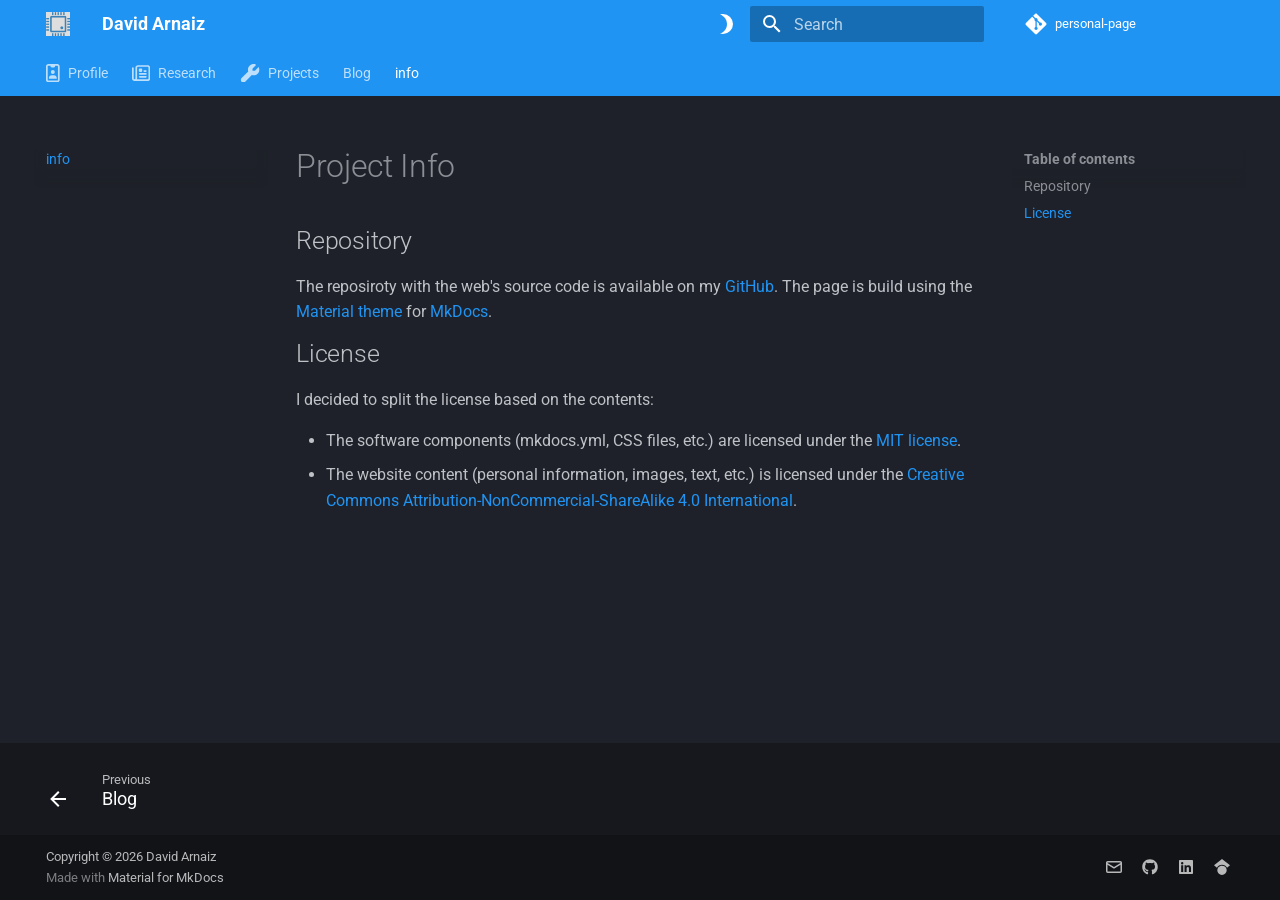
<file: info/index.html>
<!doctype html>
<html lang="en" class="no-js">
  <head>
    
      <meta charset="utf-8">
      <meta name="viewport" content="width=device-width,initial-scale=1">
      
        <meta name="description" content="repository and licensing information.">
      
      
      
        <link rel="canonical" href="https://electronplant.github.io/personal-page/info/">
      
      
        <link rel="prev" href="../blog/">
      
      
      
        
      
      
      <link rel="icon" href="../assets/imgs/test_icon.png">
      <meta name="generator" content="mkdocs-1.6.1, mkdocs-material-9.7.7">
    
    
      
        <title>Project Info - David Arnaiz</title>
      
    
    
      <link rel="stylesheet" href="../assets/stylesheets/main.ec1eaa64.min.css">
      
        
        <link rel="stylesheet" href="../assets/stylesheets/palette.ab4e12ef.min.css">
      
      


    
    
      
    
    
      
        
        
        <link rel="preconnect" href="https://fonts.gstatic.com" crossorigin>
        <link rel="stylesheet" href="https://fonts.googleapis.com/css?family=Roboto:300,300i,400,400i,700,700i%7CRoboto+Mono:400,400i,700,700i&display=fallback">
        <style>:root{--md-text-font:"Roboto";--md-code-font:"Roboto Mono"}</style>
      
    
    
      <link rel="stylesheet" href="../css/print-site.css">
    
      <link rel="stylesheet" href="../css/print-site-material.css">
    
      <link rel="stylesheet" href="../extra_style.css">
    
    <script>__md_scope=new URL("..",location),__md_hash=e=>[...e].reduce(((e,_)=>(e<<5)-e+_.charCodeAt(0)),0),__md_get=(e,_=localStorage,t=__md_scope)=>JSON.parse(_.getItem(t.pathname+"."+e)),__md_set=(e,_,t=localStorage,a=__md_scope)=>{try{t.setItem(a.pathname+"."+e,JSON.stringify(_))}catch(e){}}</script>
    
      

    
    
  
<meta property="og:type" content="website" />
<meta property="og:title" content="Project Info - David Arnaiz" />
<meta property="og:description" content="repository and licensing information." />
<meta property="og:image" content="https://electronplant.github.io/personal-page/assets/images/social/info/index.png" />
<meta property="og:image:type" content="image/png" />
<meta property="og:image:width" content="1200" />
<meta property="og:image:height" content="630" />
<meta property="og:url" content="https://electronplant.github.io/personal-page/info/" />
<meta property="twitter:card" content="summary_large_image" />
<meta property="twitter:title" content="Project Info - David Arnaiz" />
<meta property="twitter:description" content="repository and licensing information." />
<meta property="twitter:image" content="https://electronplant.github.io/personal-page/assets/images/social/info/index.png" />
</head>
  
  
    
    
      
    
    
    
    
    <body dir="ltr" data-md-color-scheme="slate" data-md-color-primary="blue" data-md-color-accent="blue">
  
    
    <input class="md-toggle" data-md-toggle="drawer" type="checkbox" id="__drawer" autocomplete="off">
    <input class="md-toggle" data-md-toggle="search" type="checkbox" id="__search" autocomplete="off">
    <label class="md-overlay" for="__drawer"></label>
    <div data-md-component="skip">
      
        
        <a href="#project-info" class="md-skip">
          Skip to content
        </a>
      
    </div>
    <div data-md-component="announce">
      
    </div>
    
    
      

<header class="md-header" data-md-component="header">
  <nav class="md-header__inner md-grid" aria-label="Header">
    <a href=".." title="David Arnaiz" class="md-header__button md-logo" aria-label="David Arnaiz" data-md-component="logo">
      
  <img src="../assets/imgs/test_icon.png" alt="logo">

    </a>
    <label class="md-header__button md-icon" for="__drawer">
      
      <svg xmlns="http://www.w3.org/2000/svg" viewBox="0 0 24 24"><path d="M3 6h18v2H3zm0 5h18v2H3zm0 5h18v2H3z"/></svg>
    </label>
    <div class="md-header__title" data-md-component="header-title">
      <div class="md-header__ellipsis">
        <div class="md-header__topic">
          <span class="md-ellipsis">
            David Arnaiz
          </span>
        </div>
        <div class="md-header__topic" data-md-component="header-topic">
          <span class="md-ellipsis">
            
              Project Info
            
          </span>
        </div>
      </div>
    </div>
    
      
        <form class="md-header__option" data-md-component="palette">
  
    
    
    
    <input class="md-option" data-md-color-media="" data-md-color-scheme="slate" data-md-color-primary="blue" data-md-color-accent="blue"  aria-label="Switch to light mode"  type="radio" name="__palette" id="__palette_0">
    
      <label class="md-header__button md-icon" title="Switch to light mode" for="__palette_1" hidden>
        <svg xmlns="http://www.w3.org/2000/svg" viewBox="0 0 24 24"><path d="M9 2c-1.05 0-2.05.16-3 .46 4.06 1.27 7 5.04 7 9.54s-2.94 8.27-7 9.54c.95.3 1.95.46 3 .46a10 10 0 0 0 10-10A10 10 0 0 0 9 2"/></svg>
      </label>
    
  
    
    
    
    <input class="md-option" data-md-color-media="" data-md-color-scheme="default" data-md-color-primary="blue" data-md-color-accent="blue"  aria-label="Switch to dark mode"  type="radio" name="__palette" id="__palette_1">
    
      <label class="md-header__button md-icon" title="Switch to dark mode" for="__palette_0" hidden>
        <svg xmlns="http://www.w3.org/2000/svg" viewBox="0 0 24 24"><path d="M12 8a4 4 0 0 0-4 4 4 4 0 0 0 4 4 4 4 0 0 0 4-4 4 4 0 0 0-4-4m0 10a6 6 0 0 1-6-6 6 6 0 0 1 6-6 6 6 0 0 1 6 6 6 6 0 0 1-6 6m8-9.31V4h-4.69L12 .69 8.69 4H4v4.69L.69 12 4 15.31V20h4.69L12 23.31 15.31 20H20v-4.69L23.31 12z"/></svg>
      </label>
    
  
</form>
      
    
    
      <script>var palette=__md_get("__palette");if(palette&&palette.color){if("(prefers-color-scheme)"===palette.color.media){var media=matchMedia("(prefers-color-scheme: light)"),input=document.querySelector(media.matches?"[data-md-color-media='(prefers-color-scheme: light)']":"[data-md-color-media='(prefers-color-scheme: dark)']");palette.color.media=input.getAttribute("data-md-color-media"),palette.color.scheme=input.getAttribute("data-md-color-scheme"),palette.color.primary=input.getAttribute("data-md-color-primary"),palette.color.accent=input.getAttribute("data-md-color-accent")}for(var[key,value]of Object.entries(palette.color))document.body.setAttribute("data-md-color-"+key,value)}</script>
    
    
    
      
      
        <label class="md-header__button md-icon" for="__search">
          
          <svg xmlns="http://www.w3.org/2000/svg" viewBox="0 0 24 24"><path d="M9.5 3A6.5 6.5 0 0 1 16 9.5c0 1.61-.59 3.09-1.56 4.23l.27.27h.79l5 5-1.5 1.5-5-5v-.79l-.27-.27A6.52 6.52 0 0 1 9.5 16 6.5 6.5 0 0 1 3 9.5 6.5 6.5 0 0 1 9.5 3m0 2C7 5 5 7 5 9.5S7 14 9.5 14 14 12 14 9.5 12 5 9.5 5"/></svg>
        </label>
        <div class="md-search" data-md-component="search" role="dialog">
  <label class="md-search__overlay" for="__search"></label>
  <div class="md-search__inner" role="search">
    <form class="md-search__form" name="search">
      <input type="text" class="md-search__input" name="query" aria-label="Search" placeholder="Search" autocapitalize="off" autocorrect="off" autocomplete="off" spellcheck="false" data-md-component="search-query" required>
      <label class="md-search__icon md-icon" for="__search">
        
        <svg xmlns="http://www.w3.org/2000/svg" viewBox="0 0 24 24"><path d="M9.5 3A6.5 6.5 0 0 1 16 9.5c0 1.61-.59 3.09-1.56 4.23l.27.27h.79l5 5-1.5 1.5-5-5v-.79l-.27-.27A6.52 6.52 0 0 1 9.5 16 6.5 6.5 0 0 1 3 9.5 6.5 6.5 0 0 1 9.5 3m0 2C7 5 5 7 5 9.5S7 14 9.5 14 14 12 14 9.5 12 5 9.5 5"/></svg>
        
        <svg xmlns="http://www.w3.org/2000/svg" viewBox="0 0 24 24"><path d="M20 11v2H8l5.5 5.5-1.42 1.42L4.16 12l7.92-7.92L13.5 5.5 8 11z"/></svg>
      </label>
      <nav class="md-search__options" aria-label="Search">
        
        <button type="reset" class="md-search__icon md-icon" title="Clear" aria-label="Clear" tabindex="-1">
          
          <svg xmlns="http://www.w3.org/2000/svg" viewBox="0 0 24 24"><path d="M19 6.41 17.59 5 12 10.59 6.41 5 5 6.41 10.59 12 5 17.59 6.41 19 12 13.41 17.59 19 19 17.59 13.41 12z"/></svg>
        </button>
      </nav>
      
    </form>
    <div class="md-search__output">
      <div class="md-search__scrollwrap" tabindex="0" data-md-scrollfix>
        <div class="md-search-result" data-md-component="search-result">
          <div class="md-search-result__meta">
            Initializing search
          </div>
          <ol class="md-search-result__list" role="presentation"></ol>
        </div>
      </div>
    </div>
  </div>
</div>
      
    
    
      <div class="md-header__source">
        <a href="https://github.com/ElectronPlant/personal-page/" title="Go to repository" class="md-source" data-md-component="source">
  <div class="md-source__icon md-icon">
    
    <svg xmlns="http://www.w3.org/2000/svg" viewBox="0 0 448 512"><!--! Font Awesome Free 7.1.0 by @fontawesome - https://fontawesome.com License - https://fontawesome.com/license/free (Icons: CC BY 4.0, Fonts: SIL OFL 1.1, Code: MIT License) Copyright 2025 Fonticons, Inc.--><path d="M439.6 236.1 244 40.5c-5.4-5.5-12.8-8.5-20.4-8.5s-15 3-20.4 8.4L162.5 81l51.5 51.5c27.1-9.1 52.7 16.8 43.4 43.7l49.7 49.7c34.2-11.8 61.2 31 35.5 56.7-26.5 26.5-70.2-2.9-56-37.3L240.3 199v121.9c25.3 12.5 22.3 41.8 9.1 55-6.4 6.4-15.2 10.1-24.3 10.1s-17.8-3.6-24.3-10.1c-17.6-17.6-11.1-46.9 11.2-56v-123c-20.8-8.5-24.6-30.7-18.6-45L142.6 101 8.5 235.1C3 240.6 0 247.9 0 255.5s3 15 8.5 20.4l195.6 195.7c5.4 5.4 12.7 8.4 20.4 8.4s15-3 20.4-8.4l194.7-194.7c5.4-5.4 8.4-12.8 8.4-20.4s-3-15-8.4-20.4"/></svg>
  </div>
  <div class="md-source__repository">
    personal-page
  </div>
</a>
      </div>
    
  </nav>
  
</header>
    
    <div class="md-container" data-md-component="container">
      
      
        
          
            
<nav class="md-tabs" aria-label="Tabs" data-md-component="tabs">
  <div class="md-grid">
    <ul class="md-tabs__list">
      
        
  
  
  
  
    <li class="md-tabs__item">
      <a href=".." class="md-tabs__link">
        
  
  
    
      <svg xmlns="http://www.w3.org/2000/svg" viewBox="0 0 384 512"><!--! Font Awesome Free 7.1.0 by @fontawesome - https://fontawesome.com License - https://fontawesome.com/license/free (Icons: CC BY 4.0, Fonts: SIL OFL 1.1, Code: MIT License) Copyright 2025 Fonticons, Inc.--><path d="M256 48v16c0 17.7-14.3 32-32 32h-64c-17.7 0-32-14.3-32-32V48H64c-8.8 0-16 7.2-16 16v384c0 8.8 7.2 16 16 16h256c8.8 0 16-7.2 16-16V64c0-8.8-7.2-16-16-16zM0 64C0 28.7 28.7 0 64 0h256c35.3 0 64 28.7 64 64v384c0 35.3-28.7 64-64 64H64c-35.3 0-64-28.7-64-64zm160 256h64c44.2 0 80 35.8 80 80 0 8.8-7.2 16-16 16H96c-8.8 0-16-7.2-16-16 0-44.2 35.8-80 80-80m-24-96a56 56 0 1 1 112 0 56 56 0 1 1-112 0"/></svg>
    
  
  Profile

      </a>
    </li>
  

      
        
  
  
  
  
    
    
      <li class="md-tabs__item">
        <a href="../research/" class="md-tabs__link">
          
  
  
    
      <svg xmlns="http://www.w3.org/2000/svg" viewBox="0 0 512 512"><!--! Font Awesome Free 7.1.0 by @fontawesome - https://fontawesome.com License - https://fontawesome.com/license/free (Icons: CC BY 4.0, Fonts: SIL OFL 1.1, Code: MIT License) Copyright 2025 Fonticons, Inc.--><path d="M168 80c-13.3 0-24 10.7-24 24v304c0 8.4-1.4 16.5-4.1 24H440c13.3 0 24-10.7 24-24V104c0-13.3-10.7-24-24-24zM72 480c-39.8 0-72-32.2-72-72V112c0-13.3 10.7-24 24-24s24 10.7 24 24v296c0 13.3 10.7 24 24 24s24-10.7 24-24V104c0-39.8 32.2-72 72-72h272c39.8 0 72 32.2 72 72v304c0 39.8-32.2 72-72 72zm120-328c0-13.3 10.7-24 24-24h48c13.3 0 24 10.7 24 24v48c0 13.3-10.7 24-24 24h-48c-13.3 0-24-10.7-24-24zm152 24h48c13.3 0 24 10.7 24 24s-10.7 24-24 24h-48c-13.3 0-24-10.7-24-24s10.7-24 24-24m-128 80h176c13.3 0 24 10.7 24 24s-10.7 24-24 24H216c-13.3 0-24-10.7-24-24s10.7-24 24-24m0 80h176c13.3 0 24 10.7 24 24s-10.7 24-24 24H216c-13.3 0-24-10.7-24-24s10.7-24 24-24"/></svg>
    
  
  Research

        </a>
      </li>
    
  

      
        
  
  
  
  
    
    
      <li class="md-tabs__item">
        <a href="../projects/" class="md-tabs__link">
          
  
  
    
      <svg xmlns="http://www.w3.org/2000/svg" viewBox="0 0 576 512"><!--! Font Awesome Free 7.1.0 by @fontawesome - https://fontawesome.com License - https://fontawesome.com/license/free (Icons: CC BY 4.0, Fonts: SIL OFL 1.1, Code: MIT License) Copyright 2025 Fonticons, Inc.--><path d="M509.4 98.6c7.6-7.6 20.3-5.7 24.1 4.3 6.8 17.7 10.5 37 10.5 57.1 0 88.4-71.6 160-160 160-17.5 0-34.4-2.8-50.2-8L146.9 498.9c-28.1 28.1-73.7 28.1-101.8 0s-28.1-73.7 0-101.8L232 210.2c-5.2-15.8-8-32.6-8-50.2C224 71.6 295.6 0 384 0c20.1 0 39.4 3.7 57.1 10.5 10 3.8 11.8 16.5 4.3 24.1l-88.7 88.7c-3 3-4.7 7.1-4.7 11.3V176c0 8.8 7.2 16 16 16h41.4c4.2 0 8.3-1.7 11.3-4.7z"/></svg>
    
  
  Projects

        </a>
      </li>
    
  

      
        
  
  
  
  
    
    
      <li class="md-tabs__item">
        <a href="../blog/" class="md-tabs__link">
          
  
  
    
  
  Blog

        </a>
      </li>
    
  

      
        
  
  
  
    
  
  
    <li class="md-tabs__item md-tabs__item--active">
      <a href="./" class="md-tabs__link">
        
  
  
    
  
  info

      </a>
    </li>
  

      
    </ul>
  </div>
</nav>
          
        
      
      <main class="md-main" data-md-component="main">
        <div class="md-main__inner md-grid">
          
            
              
              <div class="md-sidebar md-sidebar--primary" data-md-component="sidebar" data-md-type="navigation" >
                <div class="md-sidebar__scrollwrap">
                  <div class="md-sidebar__inner">
                    


  


<nav class="md-nav md-nav--primary md-nav--lifted" aria-label="Navigation" data-md-level="0">
  <label class="md-nav__title" for="__drawer">
    <a href=".." title="David Arnaiz" class="md-nav__button md-logo" aria-label="David Arnaiz" data-md-component="logo">
      
  <img src="../assets/imgs/test_icon.png" alt="logo">

    </a>
    David Arnaiz
  </label>
  
    <div class="md-nav__source">
      <a href="https://github.com/ElectronPlant/personal-page/" title="Go to repository" class="md-source" data-md-component="source">
  <div class="md-source__icon md-icon">
    
    <svg xmlns="http://www.w3.org/2000/svg" viewBox="0 0 448 512"><!--! Font Awesome Free 7.1.0 by @fontawesome - https://fontawesome.com License - https://fontawesome.com/license/free (Icons: CC BY 4.0, Fonts: SIL OFL 1.1, Code: MIT License) Copyright 2025 Fonticons, Inc.--><path d="M439.6 236.1 244 40.5c-5.4-5.5-12.8-8.5-20.4-8.5s-15 3-20.4 8.4L162.5 81l51.5 51.5c27.1-9.1 52.7 16.8 43.4 43.7l49.7 49.7c34.2-11.8 61.2 31 35.5 56.7-26.5 26.5-70.2-2.9-56-37.3L240.3 199v121.9c25.3 12.5 22.3 41.8 9.1 55-6.4 6.4-15.2 10.1-24.3 10.1s-17.8-3.6-24.3-10.1c-17.6-17.6-11.1-46.9 11.2-56v-123c-20.8-8.5-24.6-30.7-18.6-45L142.6 101 8.5 235.1C3 240.6 0 247.9 0 255.5s3 15 8.5 20.4l195.6 195.7c5.4 5.4 12.7 8.4 20.4 8.4s15-3 20.4-8.4l194.7-194.7c5.4-5.4 8.4-12.8 8.4-20.4s-3-15-8.4-20.4"/></svg>
  </div>
  <div class="md-source__repository">
    personal-page
  </div>
</a>
    </div>
  
  <ul class="md-nav__list" data-md-scrollfix>
    
      
      
  
  
  
  
    <li class="md-nav__item">
      <a href=".." class="md-nav__link">
        
  
  
    <svg xmlns="http://www.w3.org/2000/svg" viewBox="0 0 384 512"><!--! Font Awesome Free 7.1.0 by @fontawesome - https://fontawesome.com License - https://fontawesome.com/license/free (Icons: CC BY 4.0, Fonts: SIL OFL 1.1, Code: MIT License) Copyright 2025 Fonticons, Inc.--><path d="M256 48v16c0 17.7-14.3 32-32 32h-64c-17.7 0-32-14.3-32-32V48H64c-8.8 0-16 7.2-16 16v384c0 8.8 7.2 16 16 16h256c8.8 0 16-7.2 16-16V64c0-8.8-7.2-16-16-16zM0 64C0 28.7 28.7 0 64 0h256c35.3 0 64 28.7 64 64v384c0 35.3-28.7 64-64 64H64c-35.3 0-64-28.7-64-64zm160 256h64c44.2 0 80 35.8 80 80 0 8.8-7.2 16-16 16H96c-8.8 0-16-7.2-16-16 0-44.2 35.8-80 80-80m-24-96a56 56 0 1 1 112 0 56 56 0 1 1-112 0"/></svg>
  
  <span class="md-ellipsis">
    
  
    Profile
  

    
  </span>
  
  

      </a>
    </li>
  

    
      
      
  
  
  
  
    
    
      
        
          
        
      
        
      
    
    
    
      
      
    
    
    <li class="md-nav__item md-nav__item--nested">
      
        
        
        <input class="md-nav__toggle md-toggle " type="checkbox" id="__nav_2" >
        
          
          <div class="md-nav__link md-nav__container">
            <a href="../research/" class="md-nav__link ">
              
  
  
    <svg xmlns="http://www.w3.org/2000/svg" viewBox="0 0 512 512"><!--! Font Awesome Free 7.1.0 by @fontawesome - https://fontawesome.com License - https://fontawesome.com/license/free (Icons: CC BY 4.0, Fonts: SIL OFL 1.1, Code: MIT License) Copyright 2025 Fonticons, Inc.--><path d="M168 80c-13.3 0-24 10.7-24 24v304c0 8.4-1.4 16.5-4.1 24H440c13.3 0 24-10.7 24-24V104c0-13.3-10.7-24-24-24zM72 480c-39.8 0-72-32.2-72-72V112c0-13.3 10.7-24 24-24s24 10.7 24 24v296c0 13.3 10.7 24 24 24s24-10.7 24-24V104c0-39.8 32.2-72 72-72h272c39.8 0 72 32.2 72 72v304c0 39.8-32.2 72-72 72zm120-328c0-13.3 10.7-24 24-24h48c13.3 0 24 10.7 24 24v48c0 13.3-10.7 24-24 24h-48c-13.3 0-24-10.7-24-24zm152 24h48c13.3 0 24 10.7 24 24s-10.7 24-24 24h-48c-13.3 0-24-10.7-24-24s10.7-24 24-24m-128 80h176c13.3 0 24 10.7 24 24s-10.7 24-24 24H216c-13.3 0-24-10.7-24-24s10.7-24 24-24m0 80h176c13.3 0 24 10.7 24 24s-10.7 24-24 24H216c-13.3 0-24-10.7-24-24s10.7-24 24-24"/></svg>
  
  <span class="md-ellipsis">
    
  
    Research
  

    
  </span>
  
  

            </a>
            
              
              <label class="md-nav__link " for="__nav_2" id="__nav_2_label" tabindex="0">
                <span class="md-nav__icon md-icon"></span>
              </label>
            
          </div>
        
        <nav class="md-nav" data-md-level="1" aria-labelledby="__nav_2_label" aria-expanded="false">
          <label class="md-nav__title" for="__nav_2">
            <span class="md-nav__icon md-icon"></span>
            
  
    Research
  

          </label>
          <ul class="md-nav__list" data-md-scrollfix>
            
              
            
              
                
  
  
  
  
    <li class="md-nav__item">
      <a href="../research/thesis/" class="md-nav__link">
        
  
  
    <svg xmlns="http://www.w3.org/2000/svg" viewBox="0 0 576 512"><!--! Font Awesome Free 7.1.0 by @fontawesome - https://fontawesome.com License - https://fontawesome.com/license/free (Icons: CC BY 4.0, Fonts: SIL OFL 1.1, Code: MIT License) Copyright 2025 Fonticons, Inc.--><path d="m48 195.8 209.2 86.1c9.8 4 20.2 6.1 30.8 6.1s21-2.1 30.8-6.1l242.4-99.8c9-3.7 14.8-12.4 14.8-22.1s-5.8-18.4-14.8-22.1L318.8 38.1c-9.8-4-20.2-6.1-30.8-6.1s-21 2.1-30.8 6.1L14.8 137.9C5.8 141.6 0 150.3 0 160v296c0 13.3 10.7 24 24 24s24-10.7 24-24zm48 71.7V384c0 53 86 96 192 96s192-43 192-96V267.4l-142.9 58.9c-15.6 6.4-32.2 9.7-49.1 9.7s-33.5-3.3-49.1-9.7L96 267.4z"/></svg>
  
  <span class="md-ellipsis">
    
  
    Thesis & Dissertations
  

    
  </span>
  
  

      </a>
    </li>
  

              
            
          </ul>
        </nav>
      
    </li>
  

    
      
      
  
  
  
  
    
    
      
        
          
        
      
    
    
    
      
      
    
    
    <li class="md-nav__item md-nav__item--nested">
      
        
        
        <input class="md-nav__toggle md-toggle " type="checkbox" id="__nav_3" >
        
          
          <div class="md-nav__link md-nav__container">
            <a href="../projects/" class="md-nav__link ">
              
  
  
    <svg xmlns="http://www.w3.org/2000/svg" viewBox="0 0 576 512"><!--! Font Awesome Free 7.1.0 by @fontawesome - https://fontawesome.com License - https://fontawesome.com/license/free (Icons: CC BY 4.0, Fonts: SIL OFL 1.1, Code: MIT License) Copyright 2025 Fonticons, Inc.--><path d="M509.4 98.6c7.6-7.6 20.3-5.7 24.1 4.3 6.8 17.7 10.5 37 10.5 57.1 0 88.4-71.6 160-160 160-17.5 0-34.4-2.8-50.2-8L146.9 498.9c-28.1 28.1-73.7 28.1-101.8 0s-28.1-73.7 0-101.8L232 210.2c-5.2-15.8-8-32.6-8-50.2C224 71.6 295.6 0 384 0c20.1 0 39.4 3.7 57.1 10.5 10 3.8 11.8 16.5 4.3 24.1l-88.7 88.7c-3 3-4.7 7.1-4.7 11.3V176c0 8.8 7.2 16 16 16h41.4c4.2 0 8.3-1.7 11.3-4.7z"/></svg>
  
  <span class="md-ellipsis">
    
  
    Projects
  

    
  </span>
  
  

            </a>
            
          </div>
        
        <nav class="md-nav" data-md-level="1" aria-labelledby="__nav_3_label" aria-expanded="false">
          <label class="md-nav__title" for="__nav_3">
            <span class="md-nav__icon md-icon"></span>
            
  
    Projects
  

          </label>
          <ul class="md-nav__list" data-md-scrollfix>
            
              
            
          </ul>
        </nav>
      
    </li>
  

    
      
      
  
  
  
  
    
    
      
        
          
        
      
        
      
    
    
    
      
      
    
    
    <li class="md-nav__item md-nav__item--nested">
      
        
        
        <input class="md-nav__toggle md-toggle " type="checkbox" id="__nav_4" >
        
          
          <div class="md-nav__link md-nav__container">
            <a href="../blog/" class="md-nav__link ">
              
  
  
  <span class="md-ellipsis">
    
  
    Blog
  

    
  </span>
  
  

            </a>
            
              
              <label class="md-nav__link " for="__nav_4" id="__nav_4_label" tabindex="0">
                <span class="md-nav__icon md-icon"></span>
              </label>
            
          </div>
        
        <nav class="md-nav" data-md-level="1" aria-labelledby="__nav_4_label" aria-expanded="false">
          <label class="md-nav__title" for="__nav_4">
            <span class="md-nav__icon md-icon"></span>
            
  
    Blog
  

          </label>
          <ul class="md-nav__list" data-md-scrollfix>
            
              
            
              
                
  
  
  
  
    <li class="md-nav__item">
      <a href=".." class="md-nav__link">
        
  
  
  <span class="md-ellipsis">
    
  
    Archive
  

    
  </span>
  
  

      </a>
    </li>
  

              
            
          </ul>
        </nav>
      
    </li>
  

    
      
      
  
  
    
  
  
  
    <li class="md-nav__item md-nav__item--active">
      
      <input class="md-nav__toggle md-toggle" type="checkbox" id="__toc">
      
      
        
      
      
        <label class="md-nav__link md-nav__link--active" for="__toc">
          
  
  
  <span class="md-ellipsis">
    
  
    info
  

    
  </span>
  
  

          <span class="md-nav__icon md-icon"></span>
        </label>
      
      <a href="./" class="md-nav__link md-nav__link--active">
        
  
  
  <span class="md-ellipsis">
    
  
    info
  

    
  </span>
  
  

      </a>
      
        

<nav class="md-nav md-nav--secondary" aria-label="Table of contents">
  
  
  
    
  
  
    <label class="md-nav__title" for="__toc">
      <span class="md-nav__icon md-icon"></span>
      Table of contents
    </label>
    <ul class="md-nav__list" data-md-component="toc" data-md-scrollfix>
      
        <li class="md-nav__item">
  <a href="#repository" class="md-nav__link">
    <span class="md-ellipsis">
      
        Repository
      
    </span>
  </a>
  
</li>
      
        <li class="md-nav__item">
  <a href="#license" class="md-nav__link">
    <span class="md-ellipsis">
      
        License
      
    </span>
  </a>
  
</li>
      
    </ul>
  
</nav>
      
    </li>
  

    
  </ul>
</nav>
                  </div>
                </div>
              </div>
            
            
              
              <div class="md-sidebar md-sidebar--secondary" data-md-component="sidebar" data-md-type="toc" >
                <div class="md-sidebar__scrollwrap">
                  <div class="md-sidebar__inner">
                    

<nav class="md-nav md-nav--secondary" aria-label="Table of contents">
  
  
  
    
  
  
    <label class="md-nav__title" for="__toc">
      <span class="md-nav__icon md-icon"></span>
      Table of contents
    </label>
    <ul class="md-nav__list" data-md-component="toc" data-md-scrollfix>
      
        <li class="md-nav__item">
  <a href="#repository" class="md-nav__link">
    <span class="md-ellipsis">
      
        Repository
      
    </span>
  </a>
  
</li>
      
        <li class="md-nav__item">
  <a href="#license" class="md-nav__link">
    <span class="md-ellipsis">
      
        License
      
    </span>
  </a>
  
</li>
      
    </ul>
  
</nav>
                  </div>
                </div>
              </div>
            
          
          
            <div class="md-content" data-md-component="content">
              
              <article class="md-content__inner md-typeset">
                
                  


  
  


<h1 id="project-info">Project Info</h1>
<h2 id="repository">Repository</h2>
<p>The reposiroty with the web's source code is available on my <a href="https://github.com/ElectronPlant/personal-page">GitHub</a>. The page is build using the <a href="https://squidfunk.github.io/mkdocs-material/">Material theme</a> for <a href="https://www.mkdocs.org/">MkDocs</a>.</p>
<h2 id="license">License</h2>
<p>I decided to split the license based on the contents:</p>
<ul>
<li>The software components (mkdocs.yml, CSS files, etc.) are licensed under the <a href="https://choosealicense.com/licenses/mit/">MIT license</a>.</li>
<li>The website content (personal information, images, text, etc.) is licensed under the <a href="https://creativecommons.org/licenses/by-nc-sa/4.0/">Creative Commons Attribution-NonCommercial-ShareAlike 4.0 International</a>.</li>
</ul>







  
  






                
              </article>
            </div>
          
          
<script>var target=document.getElementById(location.hash.slice(1));target&&target.name&&(target.checked=target.name.startsWith("__tabbed_"))</script>
        </div>
        
          <button type="button" class="md-top md-icon" data-md-component="top" hidden>
  
  <svg xmlns="http://www.w3.org/2000/svg" viewBox="0 0 24 24"><path d="M13 20h-2V8l-5.5 5.5-1.42-1.42L12 4.16l7.92 7.92-1.42 1.42L13 8z"/></svg>
  Back to top
</button>
        
      </main>
      
        <footer class="md-footer">
  
    
      
      <nav class="md-footer__inner md-grid" aria-label="Footer" >
        
          
          <a href="../blog/" class="md-footer__link md-footer__link--prev" aria-label="Previous: Blog">
            <div class="md-footer__button md-icon">
              
              <svg xmlns="http://www.w3.org/2000/svg" viewBox="0 0 24 24"><path d="M20 11v2H8l5.5 5.5-1.42 1.42L4.16 12l7.92-7.92L13.5 5.5 8 11z"/></svg>
            </div>
            <div class="md-footer__title">
              <span class="md-footer__direction">
                Previous
              </span>
              <div class="md-ellipsis">
                Blog
              </div>
            </div>
          </a>
        
        
      </nav>
    
  
  <div class="md-footer-meta md-typeset">
    <div class="md-footer-meta__inner md-grid">
      <div class="md-copyright">
  
    <div class="md-copyright__highlight">
      Copyright © 2026 David Arnaiz
    </div>
  
  
    Made with
    <a href="https://squidfunk.github.io/mkdocs-material/" target="_blank" rel="noopener">
      Material for MkDocs
    </a>
  
</div>
      
        
<div class="md-social">
  
    
    
    
    
      
      
    
    <a href="mailto://electronplant@gmail.com" target="_blank" rel="noopener" title="electronplant@gmail.com" class="md-social__link">
      <svg xmlns="http://www.w3.org/2000/svg" viewBox="0 0 16 16"><path d="M1.75 2h12.5c.966 0 1.75.784 1.75 1.75v8.5A1.75 1.75 0 0 1 14.25 14H1.75A1.75 1.75 0 0 1 0 12.25v-8.5C0 2.784.784 2 1.75 2M1.5 12.251c0 .138.112.25.25.25h12.5a.25.25 0 0 0 .25-.25V5.809L8.38 9.397a.75.75 0 0 1-.76 0L1.5 5.809zm13-8.181v-.32a.25.25 0 0 0-.25-.25H1.75a.25.25 0 0 0-.25.25v.32L8 7.88Z"/></svg>
    </a>
  
    
    
    
    
      
      
    
    <a href="https://github.com/ElectronPlant" target="_blank" rel="noopener" title="github.com" class="md-social__link">
      <svg xmlns="http://www.w3.org/2000/svg" viewBox="0 0 512 512"><!--! Font Awesome Free 7.1.0 by @fontawesome - https://fontawesome.com License - https://fontawesome.com/license/free (Icons: CC BY 4.0, Fonts: SIL OFL 1.1, Code: MIT License) Copyright 2025 Fonticons, Inc.--><path d="M173.9 397.4c0 2-2.3 3.6-5.2 3.6-3.3.3-5.6-1.3-5.6-3.6 0-2 2.3-3.6 5.2-3.6 3-.3 5.6 1.3 5.6 3.6m-31.1-4.5c-.7 2 1.3 4.3 4.3 4.9 2.6 1 5.6 0 6.2-2s-1.3-4.3-4.3-5.2c-2.6-.7-5.5.3-6.2 2.3m44.2-1.7c-2.9.7-4.9 2.6-4.6 4.9.3 2 2.9 3.3 5.9 2.6 2.9-.7 4.9-2.6 4.6-4.6-.3-1.9-3-3.2-5.9-2.9M252.8 8C114.1 8 8 113.3 8 252c0 110.9 69.8 205.8 169.5 239.2 12.8 2.3 17.3-5.6 17.3-12.1 0-6.2-.3-40.4-.3-61.4 0 0-70 15-84.7-29.8 0 0-11.4-29.1-27.8-36.6 0 0-22.9-15.7 1.6-15.4 0 0 24.9 2 38.6 25.8 21.9 38.6 58.6 27.5 72.9 20.9 2.3-16 8.8-27.1 16-33.7-55.9-6.2-112.3-14.3-112.3-110.5 0-27.5 7.6-41.3 23.6-58.9-2.6-6.5-11.1-33.3 2.6-67.9 20.9-6.5 69 27 69 27 20-5.6 41.5-8.5 62.8-8.5s42.8 2.9 62.8 8.5c0 0 48.1-33.6 69-27 13.7 34.7 5.2 61.4 2.6 67.9 16 17.7 25.8 31.5 25.8 58.9 0 96.5-58.9 104.2-114.8 110.5 9.2 7.9 17 22.9 17 46.4 0 33.7-.3 75.4-.3 83.6 0 6.5 4.6 14.4 17.3 12.1C436.2 457.8 504 362.9 504 252 504 113.3 391.5 8 252.8 8M105.2 352.9c-1.3 1-1 3.3.7 5.2 1.6 1.6 3.9 2.3 5.2 1 1.3-1 1-3.3-.7-5.2-1.6-1.6-3.9-2.3-5.2-1m-10.8-8.1c-.7 1.3.3 2.9 2.3 3.9 1.6 1 3.6.7 4.3-.7.7-1.3-.3-2.9-2.3-3.9-2-.6-3.6-.3-4.3.7m32.4 35.6c-1.6 1.3-1 4.3 1.3 6.2 2.3 2.3 5.2 2.6 6.5 1 1.3-1.3.7-4.3-1.3-6.2-2.2-2.3-5.2-2.6-6.5-1m-11.4-14.7c-1.6 1-1.6 3.6 0 5.9s4.3 3.3 5.6 2.3c1.6-1.3 1.6-3.9 0-6.2-1.4-2.3-4-3.3-5.6-2"/></svg>
    </a>
  
    
    
    
    
      
      
    
    <a href="https://www.linkedin.com/in/david-arnaiz-mart%C3%ADnez" target="_blank" rel="noopener" title="www.linkedin.com" class="md-social__link">
      <svg xmlns="http://www.w3.org/2000/svg" viewBox="0 0 448 512"><!--! Font Awesome Free 7.1.0 by @fontawesome - https://fontawesome.com License - https://fontawesome.com/license/free (Icons: CC BY 4.0, Fonts: SIL OFL 1.1, Code: MIT License) Copyright 2025 Fonticons, Inc.--><path d="M416 32H31.9C14.3 32 0 46.5 0 64.3v383.4C0 465.5 14.3 480 31.9 480H416c17.6 0 32-14.5 32-32.3V64.3c0-17.8-14.4-32.3-32-32.3M135.4 416H69V202.2h66.5V416zM102.2 96a38.5 38.5 0 1 1 0 77 38.5 38.5 0 1 1 0-77m282.1 320h-66.4V312c0-24.8-.5-56.7-34.5-56.7-34.6 0-39.9 27-39.9 54.9V416h-66.4V202.2h63.7v29.2h.9c8.9-16.8 30.6-34.5 62.9-34.5 67.2 0 79.7 44.3 79.7 101.9z"/></svg>
    </a>
  
    
    
    
    
      
      
    
    <a href="https://scholar.google.com/citations?user=32m35KwAAAAJ&hl=en" target="_blank" rel="noopener" title="scholar.google.com" class="md-social__link">
      <svg xmlns="http://www.w3.org/2000/svg" viewBox="0 0 512 512"><!--! Font Awesome Free 7.1.0 by @fontawesome - https://fontawesome.com License - https://fontawesome.com/license/free (Icons: CC BY 4.0, Fonts: SIL OFL 1.1, Code: MIT License) Copyright 2025 Fonticons, Inc.--><path d="M390.9 298.5s0 .1.1.1c9.2 19.4 14.4 41.1 14.4 64C405.3 445.1 338.5 512 256 512s-149.3-66.9-149.3-149.3c0-22.9 5.2-44.6 14.4-64 1.7-3.6 3.6-7.2 5.6-10.7q6.6-11.4 15-21.3c27.4-32.6 68.5-53.3 114.4-53.3 33.6 0 64.6 11.1 89.6 29.9 9.1 6.9 17.4 14.7 24.8 23.5 5.6 6.6 10.6 13.8 15 21.3 2 3.4 3.8 7 5.5 10.5zm26.4-18.8c-30.1-58.4-91-98.4-161.3-98.4s-131.2 40-161.3 98.4L0 202.7 256 0l256 202.7-94.7 77.1z"/></svg>
    </a>
  
</div>
      
    </div>
  </div>
</footer>
      
    </div>
    <div class="md-dialog" data-md-component="dialog">
      <div class="md-dialog__inner md-typeset"></div>
    </div>
    
    
    
      
      
      <script id="__config" type="application/json">{"annotate": null, "base": "..", "features": ["navigation.tabs", "navigation.indexes", "navigation.top", "navigation.instant", "navigation.tracking", "navigation.footer"], "search": "../assets/javascripts/workers/search.2c215733.min.js", "tags": null, "translations": {"clipboard.copied": "Copied to clipboard", "clipboard.copy": "Copy to clipboard", "search.result.more.one": "1 more on this page", "search.result.more.other": "# more on this page", "search.result.none": "No matching documents", "search.result.one": "1 matching document", "search.result.other": "# matching documents", "search.result.placeholder": "Type to start searching", "search.result.term.missing": "Missing", "select.version": "Select version"}, "version": null}</script>
    
    
      <script src="../assets/javascripts/bundle.d7400e89.min.js"></script>
      
        <script src="../js/print-site.js"></script>
      
    
  </body>
</html>
</file>
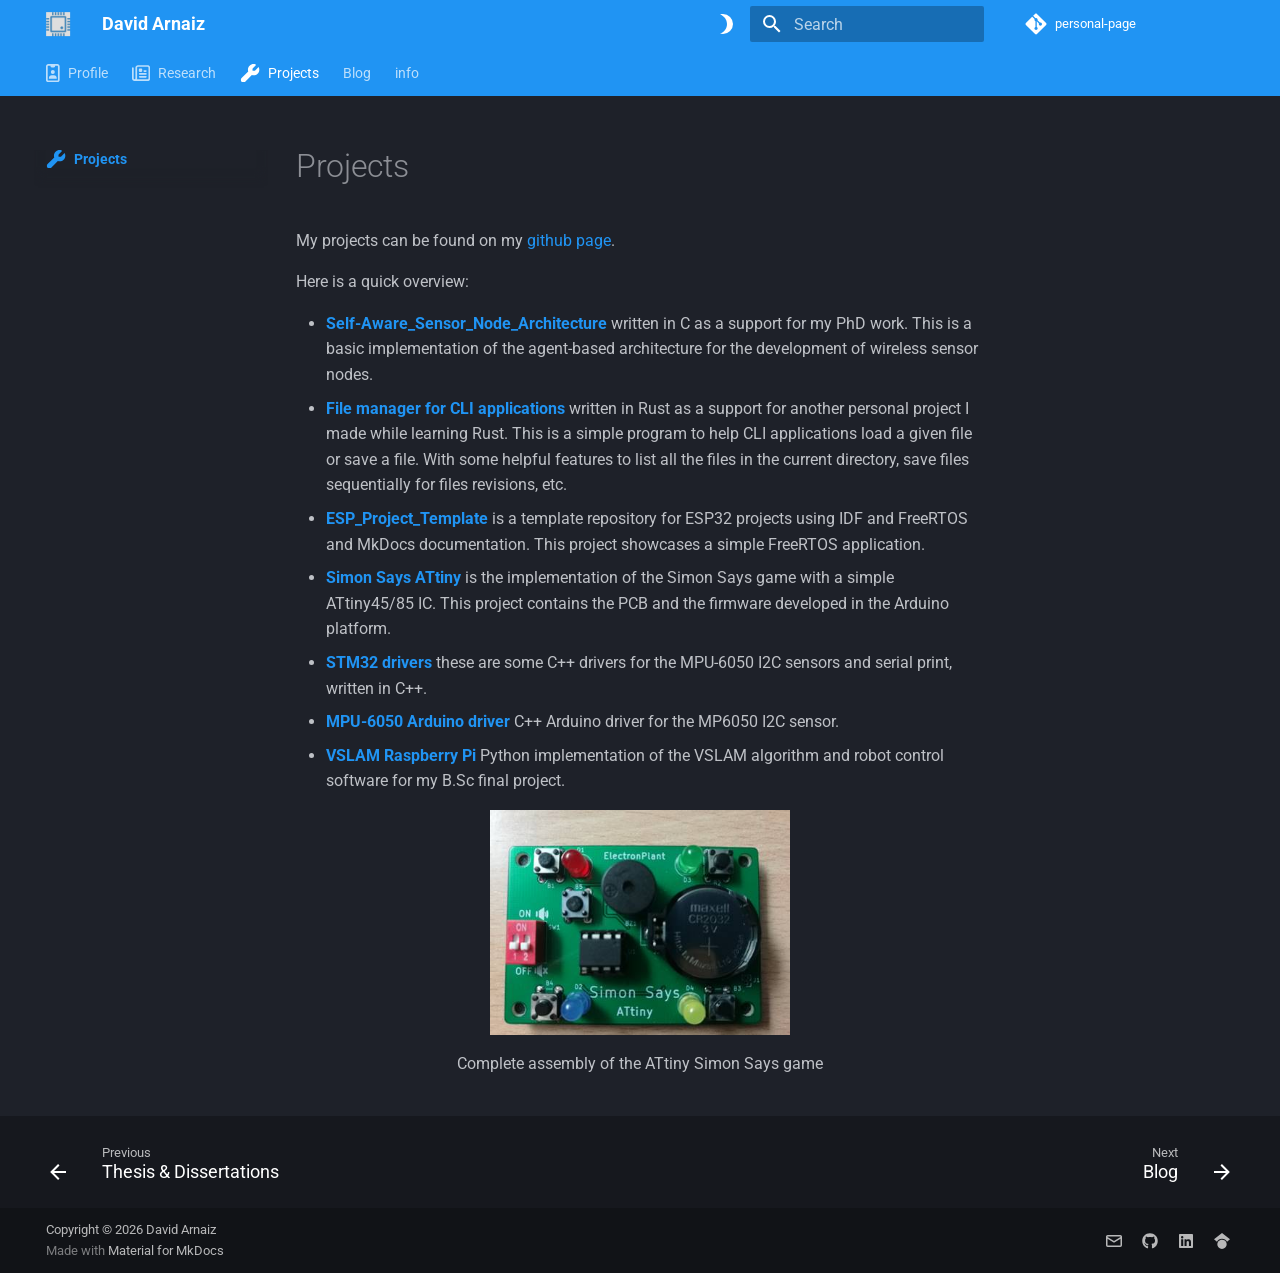
<file: projects/index.html>
<!doctype html>
<html lang="en" class="no-js">
  <head>
    
      <meta charset="utf-8">
      <meta name="viewport" content="width=device-width,initial-scale=1">
      
        <meta name="description" content="David Arnaiz's project portfolio focusing on embedded systems, FreeRTOS, tools and fun projects.">
      
      
      
        <link rel="canonical" href="https://electronplant.github.io/personal-page/projects/">
      
      
        <link rel="prev" href="../research/thesis/">
      
      
        <link rel="next" href="../blog/">
      
      
        
      
      
      <link rel="icon" href="../assets/imgs/test_icon.png">
      <meta name="generator" content="mkdocs-1.6.1, mkdocs-material-9.7.7">
    
    
      
        <title>Projects - David Arnaiz</title>
      
    
    
      <link rel="stylesheet" href="../assets/stylesheets/main.ec1eaa64.min.css">
      
        
        <link rel="stylesheet" href="../assets/stylesheets/palette.ab4e12ef.min.css">
      
      


    
    
      
    
    
      
        
        
        <link rel="preconnect" href="https://fonts.gstatic.com" crossorigin>
        <link rel="stylesheet" href="https://fonts.googleapis.com/css?family=Roboto:300,300i,400,400i,700,700i%7CRoboto+Mono:400,400i,700,700i&display=fallback">
        <style>:root{--md-text-font:"Roboto";--md-code-font:"Roboto Mono"}</style>
      
    
    
      <link rel="stylesheet" href="../css/print-site.css">
    
      <link rel="stylesheet" href="../css/print-site-material.css">
    
      <link rel="stylesheet" href="../extra_style.css">
    
    <script>__md_scope=new URL("..",location),__md_hash=e=>[...e].reduce(((e,_)=>(e<<5)-e+_.charCodeAt(0)),0),__md_get=(e,_=localStorage,t=__md_scope)=>JSON.parse(_.getItem(t.pathname+"."+e)),__md_set=(e,_,t=localStorage,a=__md_scope)=>{try{t.setItem(a.pathname+"."+e,JSON.stringify(_))}catch(e){}}</script>
    
      

    
    
  
<meta property="og:type" content="website" />
<meta property="og:title" content="Projects - David Arnaiz" />
<meta property="og:description" content="David Arnaiz's project portfolio focusing on embedded systems, FreeRTOS, tools and fun projects." />
<meta property="og:image" content="https://electronplant.github.io/personal-page/assets/images/social/projects/index.png" />
<meta property="og:image:type" content="image/png" />
<meta property="og:image:width" content="1200" />
<meta property="og:image:height" content="630" />
<meta property="og:url" content="https://electronplant.github.io/personal-page/projects/" />
<meta property="twitter:card" content="summary_large_image" />
<meta property="twitter:title" content="Projects - David Arnaiz" />
<meta property="twitter:description" content="David Arnaiz's project portfolio focusing on embedded systems, FreeRTOS, tools and fun projects." />
<meta property="twitter:image" content="https://electronplant.github.io/personal-page/assets/images/social/projects/index.png" />
</head>
  
  
    
    
      
    
    
    
    
    <body dir="ltr" data-md-color-scheme="slate" data-md-color-primary="blue" data-md-color-accent="blue">
  
    
    <input class="md-toggle" data-md-toggle="drawer" type="checkbox" id="__drawer" autocomplete="off">
    <input class="md-toggle" data-md-toggle="search" type="checkbox" id="__search" autocomplete="off">
    <label class="md-overlay" for="__drawer"></label>
    <div data-md-component="skip">
      
        
        <a href="#projects" class="md-skip">
          Skip to content
        </a>
      
    </div>
    <div data-md-component="announce">
      
    </div>
    
    
      

<header class="md-header" data-md-component="header">
  <nav class="md-header__inner md-grid" aria-label="Header">
    <a href=".." title="David Arnaiz" class="md-header__button md-logo" aria-label="David Arnaiz" data-md-component="logo">
      
  <img src="../assets/imgs/test_icon.png" alt="logo">

    </a>
    <label class="md-header__button md-icon" for="__drawer">
      
      <svg xmlns="http://www.w3.org/2000/svg" viewBox="0 0 24 24"><path d="M3 6h18v2H3zm0 5h18v2H3zm0 5h18v2H3z"/></svg>
    </label>
    <div class="md-header__title" data-md-component="header-title">
      <div class="md-header__ellipsis">
        <div class="md-header__topic">
          <span class="md-ellipsis">
            David Arnaiz
          </span>
        </div>
        <div class="md-header__topic" data-md-component="header-topic">
          <span class="md-ellipsis">
            
              Projects
            
          </span>
        </div>
      </div>
    </div>
    
      
        <form class="md-header__option" data-md-component="palette">
  
    
    
    
    <input class="md-option" data-md-color-media="" data-md-color-scheme="slate" data-md-color-primary="blue" data-md-color-accent="blue"  aria-label="Switch to light mode"  type="radio" name="__palette" id="__palette_0">
    
      <label class="md-header__button md-icon" title="Switch to light mode" for="__palette_1" hidden>
        <svg xmlns="http://www.w3.org/2000/svg" viewBox="0 0 24 24"><path d="M9 2c-1.05 0-2.05.16-3 .46 4.06 1.27 7 5.04 7 9.54s-2.94 8.27-7 9.54c.95.3 1.95.46 3 .46a10 10 0 0 0 10-10A10 10 0 0 0 9 2"/></svg>
      </label>
    
  
    
    
    
    <input class="md-option" data-md-color-media="" data-md-color-scheme="default" data-md-color-primary="blue" data-md-color-accent="blue"  aria-label="Switch to dark mode"  type="radio" name="__palette" id="__palette_1">
    
      <label class="md-header__button md-icon" title="Switch to dark mode" for="__palette_0" hidden>
        <svg xmlns="http://www.w3.org/2000/svg" viewBox="0 0 24 24"><path d="M12 8a4 4 0 0 0-4 4 4 4 0 0 0 4 4 4 4 0 0 0 4-4 4 4 0 0 0-4-4m0 10a6 6 0 0 1-6-6 6 6 0 0 1 6-6 6 6 0 0 1 6 6 6 6 0 0 1-6 6m8-9.31V4h-4.69L12 .69 8.69 4H4v4.69L.69 12 4 15.31V20h4.69L12 23.31 15.31 20H20v-4.69L23.31 12z"/></svg>
      </label>
    
  
</form>
      
    
    
      <script>var palette=__md_get("__palette");if(palette&&palette.color){if("(prefers-color-scheme)"===palette.color.media){var media=matchMedia("(prefers-color-scheme: light)"),input=document.querySelector(media.matches?"[data-md-color-media='(prefers-color-scheme: light)']":"[data-md-color-media='(prefers-color-scheme: dark)']");palette.color.media=input.getAttribute("data-md-color-media"),palette.color.scheme=input.getAttribute("data-md-color-scheme"),palette.color.primary=input.getAttribute("data-md-color-primary"),palette.color.accent=input.getAttribute("data-md-color-accent")}for(var[key,value]of Object.entries(palette.color))document.body.setAttribute("data-md-color-"+key,value)}</script>
    
    
    
      
      
        <label class="md-header__button md-icon" for="__search">
          
          <svg xmlns="http://www.w3.org/2000/svg" viewBox="0 0 24 24"><path d="M9.5 3A6.5 6.5 0 0 1 16 9.5c0 1.61-.59 3.09-1.56 4.23l.27.27h.79l5 5-1.5 1.5-5-5v-.79l-.27-.27A6.52 6.52 0 0 1 9.5 16 6.5 6.5 0 0 1 3 9.5 6.5 6.5 0 0 1 9.5 3m0 2C7 5 5 7 5 9.5S7 14 9.5 14 14 12 14 9.5 12 5 9.5 5"/></svg>
        </label>
        <div class="md-search" data-md-component="search" role="dialog">
  <label class="md-search__overlay" for="__search"></label>
  <div class="md-search__inner" role="search">
    <form class="md-search__form" name="search">
      <input type="text" class="md-search__input" name="query" aria-label="Search" placeholder="Search" autocapitalize="off" autocorrect="off" autocomplete="off" spellcheck="false" data-md-component="search-query" required>
      <label class="md-search__icon md-icon" for="__search">
        
        <svg xmlns="http://www.w3.org/2000/svg" viewBox="0 0 24 24"><path d="M9.5 3A6.5 6.5 0 0 1 16 9.5c0 1.61-.59 3.09-1.56 4.23l.27.27h.79l5 5-1.5 1.5-5-5v-.79l-.27-.27A6.52 6.52 0 0 1 9.5 16 6.5 6.5 0 0 1 3 9.5 6.5 6.5 0 0 1 9.5 3m0 2C7 5 5 7 5 9.5S7 14 9.5 14 14 12 14 9.5 12 5 9.5 5"/></svg>
        
        <svg xmlns="http://www.w3.org/2000/svg" viewBox="0 0 24 24"><path d="M20 11v2H8l5.5 5.5-1.42 1.42L4.16 12l7.92-7.92L13.5 5.5 8 11z"/></svg>
      </label>
      <nav class="md-search__options" aria-label="Search">
        
        <button type="reset" class="md-search__icon md-icon" title="Clear" aria-label="Clear" tabindex="-1">
          
          <svg xmlns="http://www.w3.org/2000/svg" viewBox="0 0 24 24"><path d="M19 6.41 17.59 5 12 10.59 6.41 5 5 6.41 10.59 12 5 17.59 6.41 19 12 13.41 17.59 19 19 17.59 13.41 12z"/></svg>
        </button>
      </nav>
      
    </form>
    <div class="md-search__output">
      <div class="md-search__scrollwrap" tabindex="0" data-md-scrollfix>
        <div class="md-search-result" data-md-component="search-result">
          <div class="md-search-result__meta">
            Initializing search
          </div>
          <ol class="md-search-result__list" role="presentation"></ol>
        </div>
      </div>
    </div>
  </div>
</div>
      
    
    
      <div class="md-header__source">
        <a href="https://github.com/ElectronPlant/personal-page/" title="Go to repository" class="md-source" data-md-component="source">
  <div class="md-source__icon md-icon">
    
    <svg xmlns="http://www.w3.org/2000/svg" viewBox="0 0 448 512"><!--! Font Awesome Free 7.1.0 by @fontawesome - https://fontawesome.com License - https://fontawesome.com/license/free (Icons: CC BY 4.0, Fonts: SIL OFL 1.1, Code: MIT License) Copyright 2025 Fonticons, Inc.--><path d="M439.6 236.1 244 40.5c-5.4-5.5-12.8-8.5-20.4-8.5s-15 3-20.4 8.4L162.5 81l51.5 51.5c27.1-9.1 52.7 16.8 43.4 43.7l49.7 49.7c34.2-11.8 61.2 31 35.5 56.7-26.5 26.5-70.2-2.9-56-37.3L240.3 199v121.9c25.3 12.5 22.3 41.8 9.1 55-6.4 6.4-15.2 10.1-24.3 10.1s-17.8-3.6-24.3-10.1c-17.6-17.6-11.1-46.9 11.2-56v-123c-20.8-8.5-24.6-30.7-18.6-45L142.6 101 8.5 235.1C3 240.6 0 247.9 0 255.5s3 15 8.5 20.4l195.6 195.7c5.4 5.4 12.7 8.4 20.4 8.4s15-3 20.4-8.4l194.7-194.7c5.4-5.4 8.4-12.8 8.4-20.4s-3-15-8.4-20.4"/></svg>
  </div>
  <div class="md-source__repository">
    personal-page
  </div>
</a>
      </div>
    
  </nav>
  
</header>
    
    <div class="md-container" data-md-component="container">
      
      
        
          
            
<nav class="md-tabs" aria-label="Tabs" data-md-component="tabs">
  <div class="md-grid">
    <ul class="md-tabs__list">
      
        
  
  
  
  
    <li class="md-tabs__item">
      <a href=".." class="md-tabs__link">
        
  
  
    
      <svg xmlns="http://www.w3.org/2000/svg" viewBox="0 0 384 512"><!--! Font Awesome Free 7.1.0 by @fontawesome - https://fontawesome.com License - https://fontawesome.com/license/free (Icons: CC BY 4.0, Fonts: SIL OFL 1.1, Code: MIT License) Copyright 2025 Fonticons, Inc.--><path d="M256 48v16c0 17.7-14.3 32-32 32h-64c-17.7 0-32-14.3-32-32V48H64c-8.8 0-16 7.2-16 16v384c0 8.8 7.2 16 16 16h256c8.8 0 16-7.2 16-16V64c0-8.8-7.2-16-16-16zM0 64C0 28.7 28.7 0 64 0h256c35.3 0 64 28.7 64 64v384c0 35.3-28.7 64-64 64H64c-35.3 0-64-28.7-64-64zm160 256h64c44.2 0 80 35.8 80 80 0 8.8-7.2 16-16 16H96c-8.8 0-16-7.2-16-16 0-44.2 35.8-80 80-80m-24-96a56 56 0 1 1 112 0 56 56 0 1 1-112 0"/></svg>
    
  
  Profile

      </a>
    </li>
  

      
        
  
  
  
  
    
    
      <li class="md-tabs__item">
        <a href="../research/" class="md-tabs__link">
          
  
  
    
      <svg xmlns="http://www.w3.org/2000/svg" viewBox="0 0 512 512"><!--! Font Awesome Free 7.1.0 by @fontawesome - https://fontawesome.com License - https://fontawesome.com/license/free (Icons: CC BY 4.0, Fonts: SIL OFL 1.1, Code: MIT License) Copyright 2025 Fonticons, Inc.--><path d="M168 80c-13.3 0-24 10.7-24 24v304c0 8.4-1.4 16.5-4.1 24H440c13.3 0 24-10.7 24-24V104c0-13.3-10.7-24-24-24zM72 480c-39.8 0-72-32.2-72-72V112c0-13.3 10.7-24 24-24s24 10.7 24 24v296c0 13.3 10.7 24 24 24s24-10.7 24-24V104c0-39.8 32.2-72 72-72h272c39.8 0 72 32.2 72 72v304c0 39.8-32.2 72-72 72zm120-328c0-13.3 10.7-24 24-24h48c13.3 0 24 10.7 24 24v48c0 13.3-10.7 24-24 24h-48c-13.3 0-24-10.7-24-24zm152 24h48c13.3 0 24 10.7 24 24s-10.7 24-24 24h-48c-13.3 0-24-10.7-24-24s10.7-24 24-24m-128 80h176c13.3 0 24 10.7 24 24s-10.7 24-24 24H216c-13.3 0-24-10.7-24-24s10.7-24 24-24m0 80h176c13.3 0 24 10.7 24 24s-10.7 24-24 24H216c-13.3 0-24-10.7-24-24s10.7-24 24-24"/></svg>
    
  
  Research

        </a>
      </li>
    
  

      
        
  
  
  
    
  
  
    
    
      <li class="md-tabs__item md-tabs__item--active">
        <a href="./" class="md-tabs__link">
          
  
  
    
      <svg xmlns="http://www.w3.org/2000/svg" viewBox="0 0 576 512"><!--! Font Awesome Free 7.1.0 by @fontawesome - https://fontawesome.com License - https://fontawesome.com/license/free (Icons: CC BY 4.0, Fonts: SIL OFL 1.1, Code: MIT License) Copyright 2025 Fonticons, Inc.--><path d="M509.4 98.6c7.6-7.6 20.3-5.7 24.1 4.3 6.8 17.7 10.5 37 10.5 57.1 0 88.4-71.6 160-160 160-17.5 0-34.4-2.8-50.2-8L146.9 498.9c-28.1 28.1-73.7 28.1-101.8 0s-28.1-73.7 0-101.8L232 210.2c-5.2-15.8-8-32.6-8-50.2C224 71.6 295.6 0 384 0c20.1 0 39.4 3.7 57.1 10.5 10 3.8 11.8 16.5 4.3 24.1l-88.7 88.7c-3 3-4.7 7.1-4.7 11.3V176c0 8.8 7.2 16 16 16h41.4c4.2 0 8.3-1.7 11.3-4.7z"/></svg>
    
  
  Projects

        </a>
      </li>
    
  

      
        
  
  
  
  
    
    
      <li class="md-tabs__item">
        <a href="../blog/" class="md-tabs__link">
          
  
  
    
  
  Blog

        </a>
      </li>
    
  

      
        
  
  
  
  
    <li class="md-tabs__item">
      <a href="../info/" class="md-tabs__link">
        
  
  
    
  
  info

      </a>
    </li>
  

      
    </ul>
  </div>
</nav>
          
        
      
      <main class="md-main" data-md-component="main">
        <div class="md-main__inner md-grid">
          
            
              
              <div class="md-sidebar md-sidebar--primary" data-md-component="sidebar" data-md-type="navigation" >
                <div class="md-sidebar__scrollwrap">
                  <div class="md-sidebar__inner">
                    


  


<nav class="md-nav md-nav--primary md-nav--lifted" aria-label="Navigation" data-md-level="0">
  <label class="md-nav__title" for="__drawer">
    <a href=".." title="David Arnaiz" class="md-nav__button md-logo" aria-label="David Arnaiz" data-md-component="logo">
      
  <img src="../assets/imgs/test_icon.png" alt="logo">

    </a>
    David Arnaiz
  </label>
  
    <div class="md-nav__source">
      <a href="https://github.com/ElectronPlant/personal-page/" title="Go to repository" class="md-source" data-md-component="source">
  <div class="md-source__icon md-icon">
    
    <svg xmlns="http://www.w3.org/2000/svg" viewBox="0 0 448 512"><!--! Font Awesome Free 7.1.0 by @fontawesome - https://fontawesome.com License - https://fontawesome.com/license/free (Icons: CC BY 4.0, Fonts: SIL OFL 1.1, Code: MIT License) Copyright 2025 Fonticons, Inc.--><path d="M439.6 236.1 244 40.5c-5.4-5.5-12.8-8.5-20.4-8.5s-15 3-20.4 8.4L162.5 81l51.5 51.5c27.1-9.1 52.7 16.8 43.4 43.7l49.7 49.7c34.2-11.8 61.2 31 35.5 56.7-26.5 26.5-70.2-2.9-56-37.3L240.3 199v121.9c25.3 12.5 22.3 41.8 9.1 55-6.4 6.4-15.2 10.1-24.3 10.1s-17.8-3.6-24.3-10.1c-17.6-17.6-11.1-46.9 11.2-56v-123c-20.8-8.5-24.6-30.7-18.6-45L142.6 101 8.5 235.1C3 240.6 0 247.9 0 255.5s3 15 8.5 20.4l195.6 195.7c5.4 5.4 12.7 8.4 20.4 8.4s15-3 20.4-8.4l194.7-194.7c5.4-5.4 8.4-12.8 8.4-20.4s-3-15-8.4-20.4"/></svg>
  </div>
  <div class="md-source__repository">
    personal-page
  </div>
</a>
    </div>
  
  <ul class="md-nav__list" data-md-scrollfix>
    
      
      
  
  
  
  
    <li class="md-nav__item">
      <a href=".." class="md-nav__link">
        
  
  
    <svg xmlns="http://www.w3.org/2000/svg" viewBox="0 0 384 512"><!--! Font Awesome Free 7.1.0 by @fontawesome - https://fontawesome.com License - https://fontawesome.com/license/free (Icons: CC BY 4.0, Fonts: SIL OFL 1.1, Code: MIT License) Copyright 2025 Fonticons, Inc.--><path d="M256 48v16c0 17.7-14.3 32-32 32h-64c-17.7 0-32-14.3-32-32V48H64c-8.8 0-16 7.2-16 16v384c0 8.8 7.2 16 16 16h256c8.8 0 16-7.2 16-16V64c0-8.8-7.2-16-16-16zM0 64C0 28.7 28.7 0 64 0h256c35.3 0 64 28.7 64 64v384c0 35.3-28.7 64-64 64H64c-35.3 0-64-28.7-64-64zm160 256h64c44.2 0 80 35.8 80 80 0 8.8-7.2 16-16 16H96c-8.8 0-16-7.2-16-16 0-44.2 35.8-80 80-80m-24-96a56 56 0 1 1 112 0 56 56 0 1 1-112 0"/></svg>
  
  <span class="md-ellipsis">
    
  
    Profile
  

    
  </span>
  
  

      </a>
    </li>
  

    
      
      
  
  
  
  
    
    
      
        
          
        
      
        
      
    
    
    
      
      
    
    
    <li class="md-nav__item md-nav__item--nested">
      
        
        
        <input class="md-nav__toggle md-toggle " type="checkbox" id="__nav_2" >
        
          
          <div class="md-nav__link md-nav__container">
            <a href="../research/" class="md-nav__link ">
              
  
  
    <svg xmlns="http://www.w3.org/2000/svg" viewBox="0 0 512 512"><!--! Font Awesome Free 7.1.0 by @fontawesome - https://fontawesome.com License - https://fontawesome.com/license/free (Icons: CC BY 4.0, Fonts: SIL OFL 1.1, Code: MIT License) Copyright 2025 Fonticons, Inc.--><path d="M168 80c-13.3 0-24 10.7-24 24v304c0 8.4-1.4 16.5-4.1 24H440c13.3 0 24-10.7 24-24V104c0-13.3-10.7-24-24-24zM72 480c-39.8 0-72-32.2-72-72V112c0-13.3 10.7-24 24-24s24 10.7 24 24v296c0 13.3 10.7 24 24 24s24-10.7 24-24V104c0-39.8 32.2-72 72-72h272c39.8 0 72 32.2 72 72v304c0 39.8-32.2 72-72 72zm120-328c0-13.3 10.7-24 24-24h48c13.3 0 24 10.7 24 24v48c0 13.3-10.7 24-24 24h-48c-13.3 0-24-10.7-24-24zm152 24h48c13.3 0 24 10.7 24 24s-10.7 24-24 24h-48c-13.3 0-24-10.7-24-24s10.7-24 24-24m-128 80h176c13.3 0 24 10.7 24 24s-10.7 24-24 24H216c-13.3 0-24-10.7-24-24s10.7-24 24-24m0 80h176c13.3 0 24 10.7 24 24s-10.7 24-24 24H216c-13.3 0-24-10.7-24-24s10.7-24 24-24"/></svg>
  
  <span class="md-ellipsis">
    
  
    Research
  

    
  </span>
  
  

            </a>
            
              
              <label class="md-nav__link " for="__nav_2" id="__nav_2_label" tabindex="0">
                <span class="md-nav__icon md-icon"></span>
              </label>
            
          </div>
        
        <nav class="md-nav" data-md-level="1" aria-labelledby="__nav_2_label" aria-expanded="false">
          <label class="md-nav__title" for="__nav_2">
            <span class="md-nav__icon md-icon"></span>
            
  
    Research
  

          </label>
          <ul class="md-nav__list" data-md-scrollfix>
            
              
            
              
                
  
  
  
  
    <li class="md-nav__item">
      <a href="../research/thesis/" class="md-nav__link">
        
  
  
    <svg xmlns="http://www.w3.org/2000/svg" viewBox="0 0 576 512"><!--! Font Awesome Free 7.1.0 by @fontawesome - https://fontawesome.com License - https://fontawesome.com/license/free (Icons: CC BY 4.0, Fonts: SIL OFL 1.1, Code: MIT License) Copyright 2025 Fonticons, Inc.--><path d="m48 195.8 209.2 86.1c9.8 4 20.2 6.1 30.8 6.1s21-2.1 30.8-6.1l242.4-99.8c9-3.7 14.8-12.4 14.8-22.1s-5.8-18.4-14.8-22.1L318.8 38.1c-9.8-4-20.2-6.1-30.8-6.1s-21 2.1-30.8 6.1L14.8 137.9C5.8 141.6 0 150.3 0 160v296c0 13.3 10.7 24 24 24s24-10.7 24-24zm48 71.7V384c0 53 86 96 192 96s192-43 192-96V267.4l-142.9 58.9c-15.6 6.4-32.2 9.7-49.1 9.7s-33.5-3.3-49.1-9.7L96 267.4z"/></svg>
  
  <span class="md-ellipsis">
    
  
    Thesis & Dissertations
  

    
  </span>
  
  

      </a>
    </li>
  

              
            
          </ul>
        </nav>
      
    </li>
  

    
      
      
  
  
    
  
  
  
    
    
      
        
          
        
      
    
    
    
      
        
        
      
      
    
    
    <li class="md-nav__item md-nav__item--active md-nav__item--section md-nav__item--nested">
      
        
        
        <input class="md-nav__toggle md-toggle " type="checkbox" id="__nav_3" checked>
        
          
          <div class="md-nav__link md-nav__container">
            <a href="./" class="md-nav__link md-nav__link--active">
              
  
  
    <svg xmlns="http://www.w3.org/2000/svg" viewBox="0 0 576 512"><!--! Font Awesome Free 7.1.0 by @fontawesome - https://fontawesome.com License - https://fontawesome.com/license/free (Icons: CC BY 4.0, Fonts: SIL OFL 1.1, Code: MIT License) Copyright 2025 Fonticons, Inc.--><path d="M509.4 98.6c7.6-7.6 20.3-5.7 24.1 4.3 6.8 17.7 10.5 37 10.5 57.1 0 88.4-71.6 160-160 160-17.5 0-34.4-2.8-50.2-8L146.9 498.9c-28.1 28.1-73.7 28.1-101.8 0s-28.1-73.7 0-101.8L232 210.2c-5.2-15.8-8-32.6-8-50.2C224 71.6 295.6 0 384 0c20.1 0 39.4 3.7 57.1 10.5 10 3.8 11.8 16.5 4.3 24.1l-88.7 88.7c-3 3-4.7 7.1-4.7 11.3V176c0 8.8 7.2 16 16 16h41.4c4.2 0 8.3-1.7 11.3-4.7z"/></svg>
  
  <span class="md-ellipsis">
    
  
    Projects
  

    
  </span>
  
  

            </a>
            
          </div>
        
        <nav class="md-nav" data-md-level="1" aria-labelledby="__nav_3_label" aria-expanded="true">
          <label class="md-nav__title" for="__nav_3">
            <span class="md-nav__icon md-icon"></span>
            
  
    Projects
  

          </label>
          <ul class="md-nav__list" data-md-scrollfix>
            
              
            
          </ul>
        </nav>
      
    </li>
  

    
      
      
  
  
  
  
    
    
      
        
          
        
      
        
      
    
    
    
      
      
    
    
    <li class="md-nav__item md-nav__item--nested">
      
        
        
        <input class="md-nav__toggle md-toggle " type="checkbox" id="__nav_4" >
        
          
          <div class="md-nav__link md-nav__container">
            <a href="../blog/" class="md-nav__link ">
              
  
  
  <span class="md-ellipsis">
    
  
    Blog
  

    
  </span>
  
  

            </a>
            
              
              <label class="md-nav__link " for="__nav_4" id="__nav_4_label" tabindex="0">
                <span class="md-nav__icon md-icon"></span>
              </label>
            
          </div>
        
        <nav class="md-nav" data-md-level="1" aria-labelledby="__nav_4_label" aria-expanded="false">
          <label class="md-nav__title" for="__nav_4">
            <span class="md-nav__icon md-icon"></span>
            
  
    Blog
  

          </label>
          <ul class="md-nav__list" data-md-scrollfix>
            
              
            
              
                
  
  
  
  
    <li class="md-nav__item">
      <a href=".." class="md-nav__link">
        
  
  
  <span class="md-ellipsis">
    
  
    Archive
  

    
  </span>
  
  

      </a>
    </li>
  

              
            
          </ul>
        </nav>
      
    </li>
  

    
      
      
  
  
  
  
    <li class="md-nav__item">
      <a href="../info/" class="md-nav__link">
        
  
  
  <span class="md-ellipsis">
    
  
    info
  

    
  </span>
  
  

      </a>
    </li>
  

    
  </ul>
</nav>
                  </div>
                </div>
              </div>
            
            
              
              <div class="md-sidebar md-sidebar--secondary" data-md-component="sidebar" data-md-type="toc" >
                <div class="md-sidebar__scrollwrap">
                  <div class="md-sidebar__inner">
                    

<nav class="md-nav md-nav--secondary" aria-label="Table of contents">
  
  
  
    
  
  
</nav>
                  </div>
                </div>
              </div>
            
          
          
            <div class="md-content" data-md-component="content">
              
              <article class="md-content__inner md-typeset">
                
                  


  
  


<h1 id="projects">Projects</h1>
<p>My projects can be found on my <a href="https://github.com/ElectronPlant">github page</a>.</p>
<p>Here is a quick overview:</p>
<ul>
<li><a href="https://github.com/ElectronPlant/Self-Aware_Sensor_Node_Architecture"><strong>Self-Aware_Sensor_Node_Architecture</strong></a> written in C as a support for my PhD work. This is a basic implementation of the agent-based architecture for the development of wireless sensor nodes.</li>
<li><a href="https://github.com/ElectronPlant/file_manager"><strong>File manager for CLI applications</strong></a> written in Rust as a support for another personal project I made while learning Rust. This is a simple program to help CLI applications load a given file or save a file. With some helpful features to list all the files in the current directory, save files sequentially for files revisions, etc.</li>
<li><a href="https://github.com/ElectronPlant/esp-project-template"><strong>ESP_Project_Template</strong></a> is a template repository for ESP32 projects using IDF and FreeRTOS and MkDocs documentation. This project showcases a simple FreeRTOS application.</li>
<li><a href="https://github.com/ElectronPlant/Simon_says_ATtiny"><strong>Simon Says ATtiny</strong></a> is the implementation of the Simon Says game with a simple ATtiny45/85 IC. This project contains the PCB and the firmware developed in the Arduino platform.</li>
<li><a href="https://github.com/ElectronPlant/STM32_Drivers"><strong>STM32 drivers</strong></a> these are some C++ drivers for the MPU-6050 I2C sensors and serial print, written in C++.</li>
<li><a href="https://github.com/ElectronPlant/MPU-6050_Arduino_Library"><strong>MPU-6050 Arduino driver</strong></a> C++ Arduino driver for the MP6050 I2C sensor.</li>
<li><a href="https://github.com/ElectronPlant/Raspberry_Pi_3B_VSLAM"><strong>VSLAM Raspberry Pi</strong></a> Python implementation of the VSLAM algorithm and robot control software for my B.Sc final project.</li>
</ul>
<figure>
  <img alt="ODA Loop" src="../assets/imgs/projects/Simon_says_complete_assembly.jpg" width="300" />
<br />
<p class="figure-captions">Complete assembly of the ATtiny Simon Says game</p>
</figure>







  
  






                
              </article>
            </div>
          
          
<script>var target=document.getElementById(location.hash.slice(1));target&&target.name&&(target.checked=target.name.startsWith("__tabbed_"))</script>
        </div>
        
          <button type="button" class="md-top md-icon" data-md-component="top" hidden>
  
  <svg xmlns="http://www.w3.org/2000/svg" viewBox="0 0 24 24"><path d="M13 20h-2V8l-5.5 5.5-1.42-1.42L12 4.16l7.92 7.92-1.42 1.42L13 8z"/></svg>
  Back to top
</button>
        
      </main>
      
        <footer class="md-footer">
  
    
      
      <nav class="md-footer__inner md-grid" aria-label="Footer" >
        
          
          <a href="../research/thesis/" class="md-footer__link md-footer__link--prev" aria-label="Previous: Thesis &amp; Dissertations">
            <div class="md-footer__button md-icon">
              
              <svg xmlns="http://www.w3.org/2000/svg" viewBox="0 0 24 24"><path d="M20 11v2H8l5.5 5.5-1.42 1.42L4.16 12l7.92-7.92L13.5 5.5 8 11z"/></svg>
            </div>
            <div class="md-footer__title">
              <span class="md-footer__direction">
                Previous
              </span>
              <div class="md-ellipsis">
                Thesis & Dissertations
              </div>
            </div>
          </a>
        
        
          
          <a href="../blog/" class="md-footer__link md-footer__link--next" aria-label="Next: Blog">
            <div class="md-footer__title">
              <span class="md-footer__direction">
                Next
              </span>
              <div class="md-ellipsis">
                Blog
              </div>
            </div>
            <div class="md-footer__button md-icon">
              
              <svg xmlns="http://www.w3.org/2000/svg" viewBox="0 0 24 24"><path d="M4 11v2h12l-5.5 5.5 1.42 1.42L19.84 12l-7.92-7.92L10.5 5.5 16 11z"/></svg>
            </div>
          </a>
        
      </nav>
    
  
  <div class="md-footer-meta md-typeset">
    <div class="md-footer-meta__inner md-grid">
      <div class="md-copyright">
  
    <div class="md-copyright__highlight">
      Copyright © 2026 David Arnaiz
    </div>
  
  
    Made with
    <a href="https://squidfunk.github.io/mkdocs-material/" target="_blank" rel="noopener">
      Material for MkDocs
    </a>
  
</div>
      
        
<div class="md-social">
  
    
    
    
    
      
      
    
    <a href="mailto://electronplant@gmail.com" target="_blank" rel="noopener" title="electronplant@gmail.com" class="md-social__link">
      <svg xmlns="http://www.w3.org/2000/svg" viewBox="0 0 16 16"><path d="M1.75 2h12.5c.966 0 1.75.784 1.75 1.75v8.5A1.75 1.75 0 0 1 14.25 14H1.75A1.75 1.75 0 0 1 0 12.25v-8.5C0 2.784.784 2 1.75 2M1.5 12.251c0 .138.112.25.25.25h12.5a.25.25 0 0 0 .25-.25V5.809L8.38 9.397a.75.75 0 0 1-.76 0L1.5 5.809zm13-8.181v-.32a.25.25 0 0 0-.25-.25H1.75a.25.25 0 0 0-.25.25v.32L8 7.88Z"/></svg>
    </a>
  
    
    
    
    
      
      
    
    <a href="https://github.com/ElectronPlant" target="_blank" rel="noopener" title="github.com" class="md-social__link">
      <svg xmlns="http://www.w3.org/2000/svg" viewBox="0 0 512 512"><!--! Font Awesome Free 7.1.0 by @fontawesome - https://fontawesome.com License - https://fontawesome.com/license/free (Icons: CC BY 4.0, Fonts: SIL OFL 1.1, Code: MIT License) Copyright 2025 Fonticons, Inc.--><path d="M173.9 397.4c0 2-2.3 3.6-5.2 3.6-3.3.3-5.6-1.3-5.6-3.6 0-2 2.3-3.6 5.2-3.6 3-.3 5.6 1.3 5.6 3.6m-31.1-4.5c-.7 2 1.3 4.3 4.3 4.9 2.6 1 5.6 0 6.2-2s-1.3-4.3-4.3-5.2c-2.6-.7-5.5.3-6.2 2.3m44.2-1.7c-2.9.7-4.9 2.6-4.6 4.9.3 2 2.9 3.3 5.9 2.6 2.9-.7 4.9-2.6 4.6-4.6-.3-1.9-3-3.2-5.9-2.9M252.8 8C114.1 8 8 113.3 8 252c0 110.9 69.8 205.8 169.5 239.2 12.8 2.3 17.3-5.6 17.3-12.1 0-6.2-.3-40.4-.3-61.4 0 0-70 15-84.7-29.8 0 0-11.4-29.1-27.8-36.6 0 0-22.9-15.7 1.6-15.4 0 0 24.9 2 38.6 25.8 21.9 38.6 58.6 27.5 72.9 20.9 2.3-16 8.8-27.1 16-33.7-55.9-6.2-112.3-14.3-112.3-110.5 0-27.5 7.6-41.3 23.6-58.9-2.6-6.5-11.1-33.3 2.6-67.9 20.9-6.5 69 27 69 27 20-5.6 41.5-8.5 62.8-8.5s42.8 2.9 62.8 8.5c0 0 48.1-33.6 69-27 13.7 34.7 5.2 61.4 2.6 67.9 16 17.7 25.8 31.5 25.8 58.9 0 96.5-58.9 104.2-114.8 110.5 9.2 7.9 17 22.9 17 46.4 0 33.7-.3 75.4-.3 83.6 0 6.5 4.6 14.4 17.3 12.1C436.2 457.8 504 362.9 504 252 504 113.3 391.5 8 252.8 8M105.2 352.9c-1.3 1-1 3.3.7 5.2 1.6 1.6 3.9 2.3 5.2 1 1.3-1 1-3.3-.7-5.2-1.6-1.6-3.9-2.3-5.2-1m-10.8-8.1c-.7 1.3.3 2.9 2.3 3.9 1.6 1 3.6.7 4.3-.7.7-1.3-.3-2.9-2.3-3.9-2-.6-3.6-.3-4.3.7m32.4 35.6c-1.6 1.3-1 4.3 1.3 6.2 2.3 2.3 5.2 2.6 6.5 1 1.3-1.3.7-4.3-1.3-6.2-2.2-2.3-5.2-2.6-6.5-1m-11.4-14.7c-1.6 1-1.6 3.6 0 5.9s4.3 3.3 5.6 2.3c1.6-1.3 1.6-3.9 0-6.2-1.4-2.3-4-3.3-5.6-2"/></svg>
    </a>
  
    
    
    
    
      
      
    
    <a href="https://www.linkedin.com/in/david-arnaiz-mart%C3%ADnez" target="_blank" rel="noopener" title="www.linkedin.com" class="md-social__link">
      <svg xmlns="http://www.w3.org/2000/svg" viewBox="0 0 448 512"><!--! Font Awesome Free 7.1.0 by @fontawesome - https://fontawesome.com License - https://fontawesome.com/license/free (Icons: CC BY 4.0, Fonts: SIL OFL 1.1, Code: MIT License) Copyright 2025 Fonticons, Inc.--><path d="M416 32H31.9C14.3 32 0 46.5 0 64.3v383.4C0 465.5 14.3 480 31.9 480H416c17.6 0 32-14.5 32-32.3V64.3c0-17.8-14.4-32.3-32-32.3M135.4 416H69V202.2h66.5V416zM102.2 96a38.5 38.5 0 1 1 0 77 38.5 38.5 0 1 1 0-77m282.1 320h-66.4V312c0-24.8-.5-56.7-34.5-56.7-34.6 0-39.9 27-39.9 54.9V416h-66.4V202.2h63.7v29.2h.9c8.9-16.8 30.6-34.5 62.9-34.5 67.2 0 79.7 44.3 79.7 101.9z"/></svg>
    </a>
  
    
    
    
    
      
      
    
    <a href="https://scholar.google.com/citations?user=32m35KwAAAAJ&hl=en" target="_blank" rel="noopener" title="scholar.google.com" class="md-social__link">
      <svg xmlns="http://www.w3.org/2000/svg" viewBox="0 0 512 512"><!--! Font Awesome Free 7.1.0 by @fontawesome - https://fontawesome.com License - https://fontawesome.com/license/free (Icons: CC BY 4.0, Fonts: SIL OFL 1.1, Code: MIT License) Copyright 2025 Fonticons, Inc.--><path d="M390.9 298.5s0 .1.1.1c9.2 19.4 14.4 41.1 14.4 64C405.3 445.1 338.5 512 256 512s-149.3-66.9-149.3-149.3c0-22.9 5.2-44.6 14.4-64 1.7-3.6 3.6-7.2 5.6-10.7q6.6-11.4 15-21.3c27.4-32.6 68.5-53.3 114.4-53.3 33.6 0 64.6 11.1 89.6 29.9 9.1 6.9 17.4 14.7 24.8 23.5 5.6 6.6 10.6 13.8 15 21.3 2 3.4 3.8 7 5.5 10.5zm26.4-18.8c-30.1-58.4-91-98.4-161.3-98.4s-131.2 40-161.3 98.4L0 202.7 256 0l256 202.7-94.7 77.1z"/></svg>
    </a>
  
</div>
      
    </div>
  </div>
</footer>
      
    </div>
    <div class="md-dialog" data-md-component="dialog">
      <div class="md-dialog__inner md-typeset"></div>
    </div>
    
    
    
      
      
      <script id="__config" type="application/json">{"annotate": null, "base": "..", "features": ["navigation.tabs", "navigation.indexes", "navigation.top", "navigation.instant", "navigation.tracking", "navigation.footer"], "search": "../assets/javascripts/workers/search.2c215733.min.js", "tags": null, "translations": {"clipboard.copied": "Copied to clipboard", "clipboard.copy": "Copy to clipboard", "search.result.more.one": "1 more on this page", "search.result.more.other": "# more on this page", "search.result.none": "No matching documents", "search.result.one": "1 matching document", "search.result.other": "# matching documents", "search.result.placeholder": "Type to start searching", "search.result.term.missing": "Missing", "select.version": "Select version"}, "version": null}</script>
    
    
      <script src="../assets/javascripts/bundle.d7400e89.min.js"></script>
      
        <script src="../js/print-site.js"></script>
      
    
  </body>
</html>
</file>
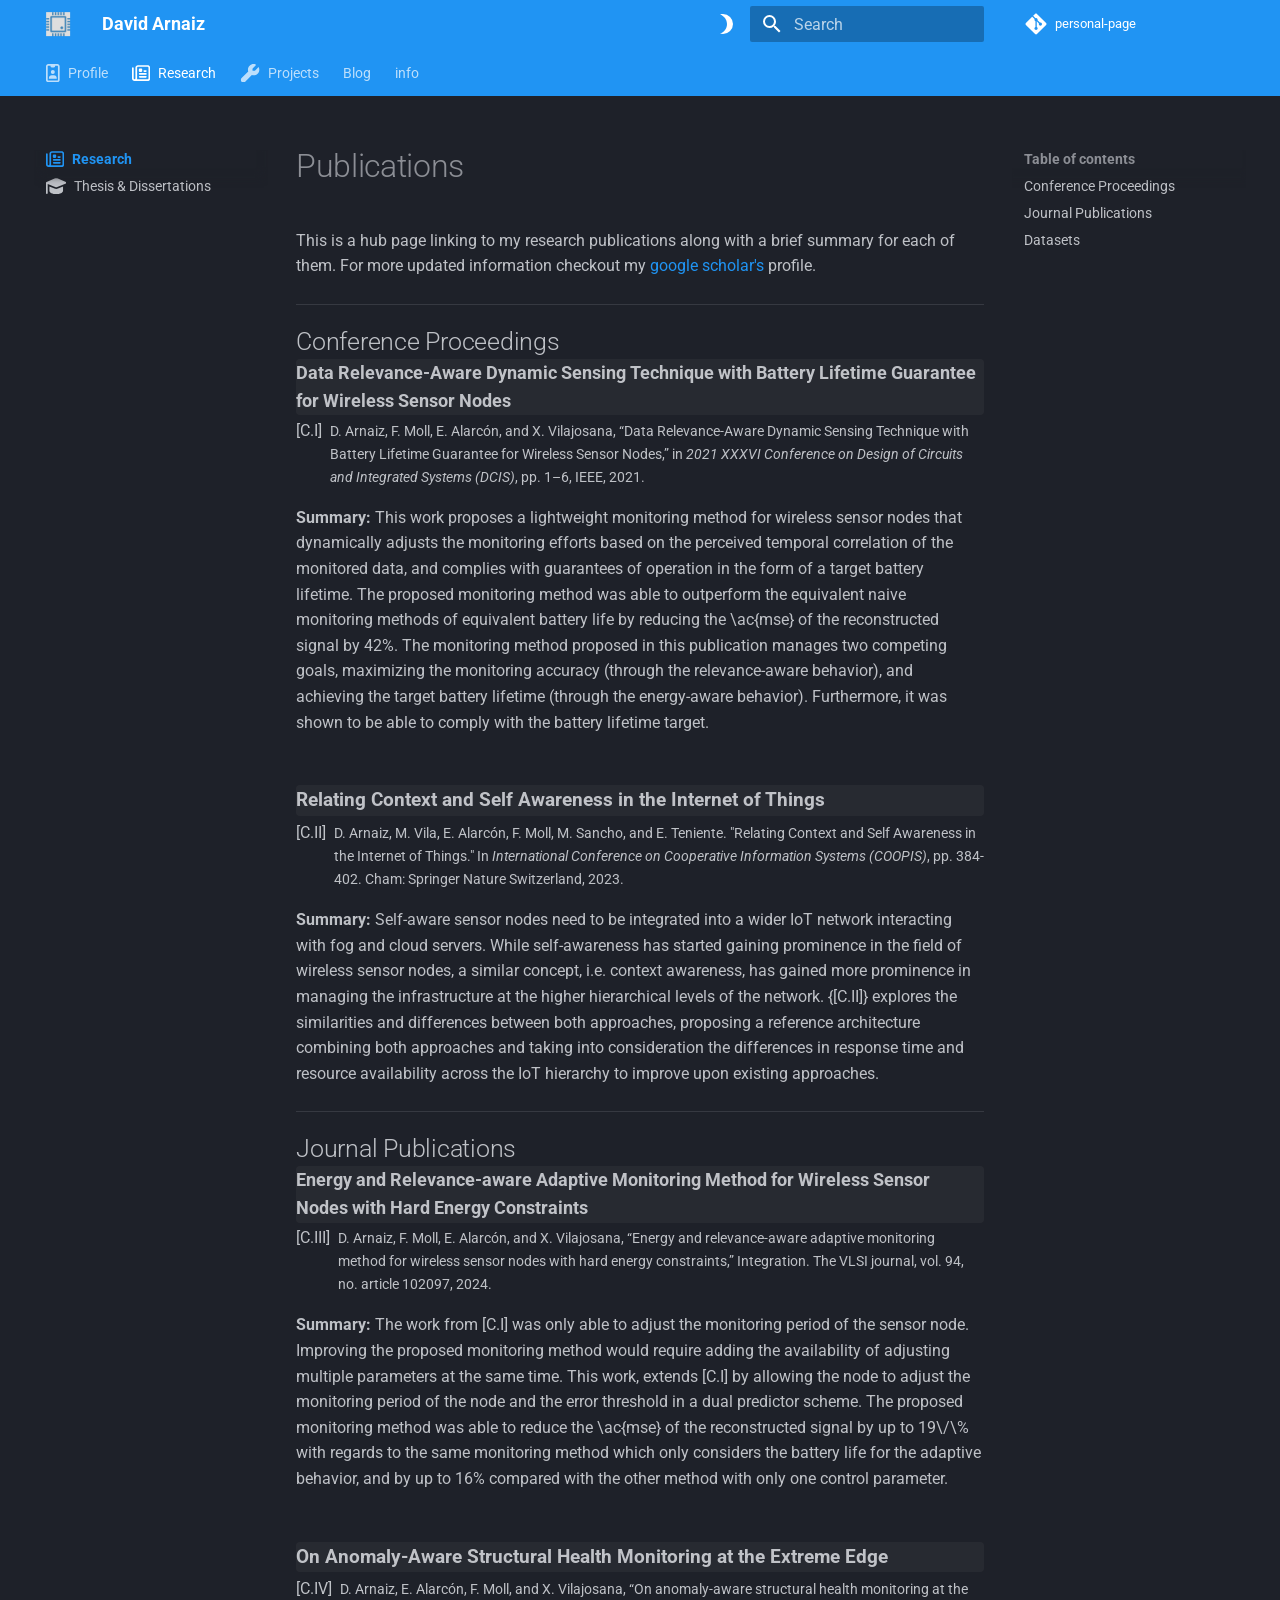
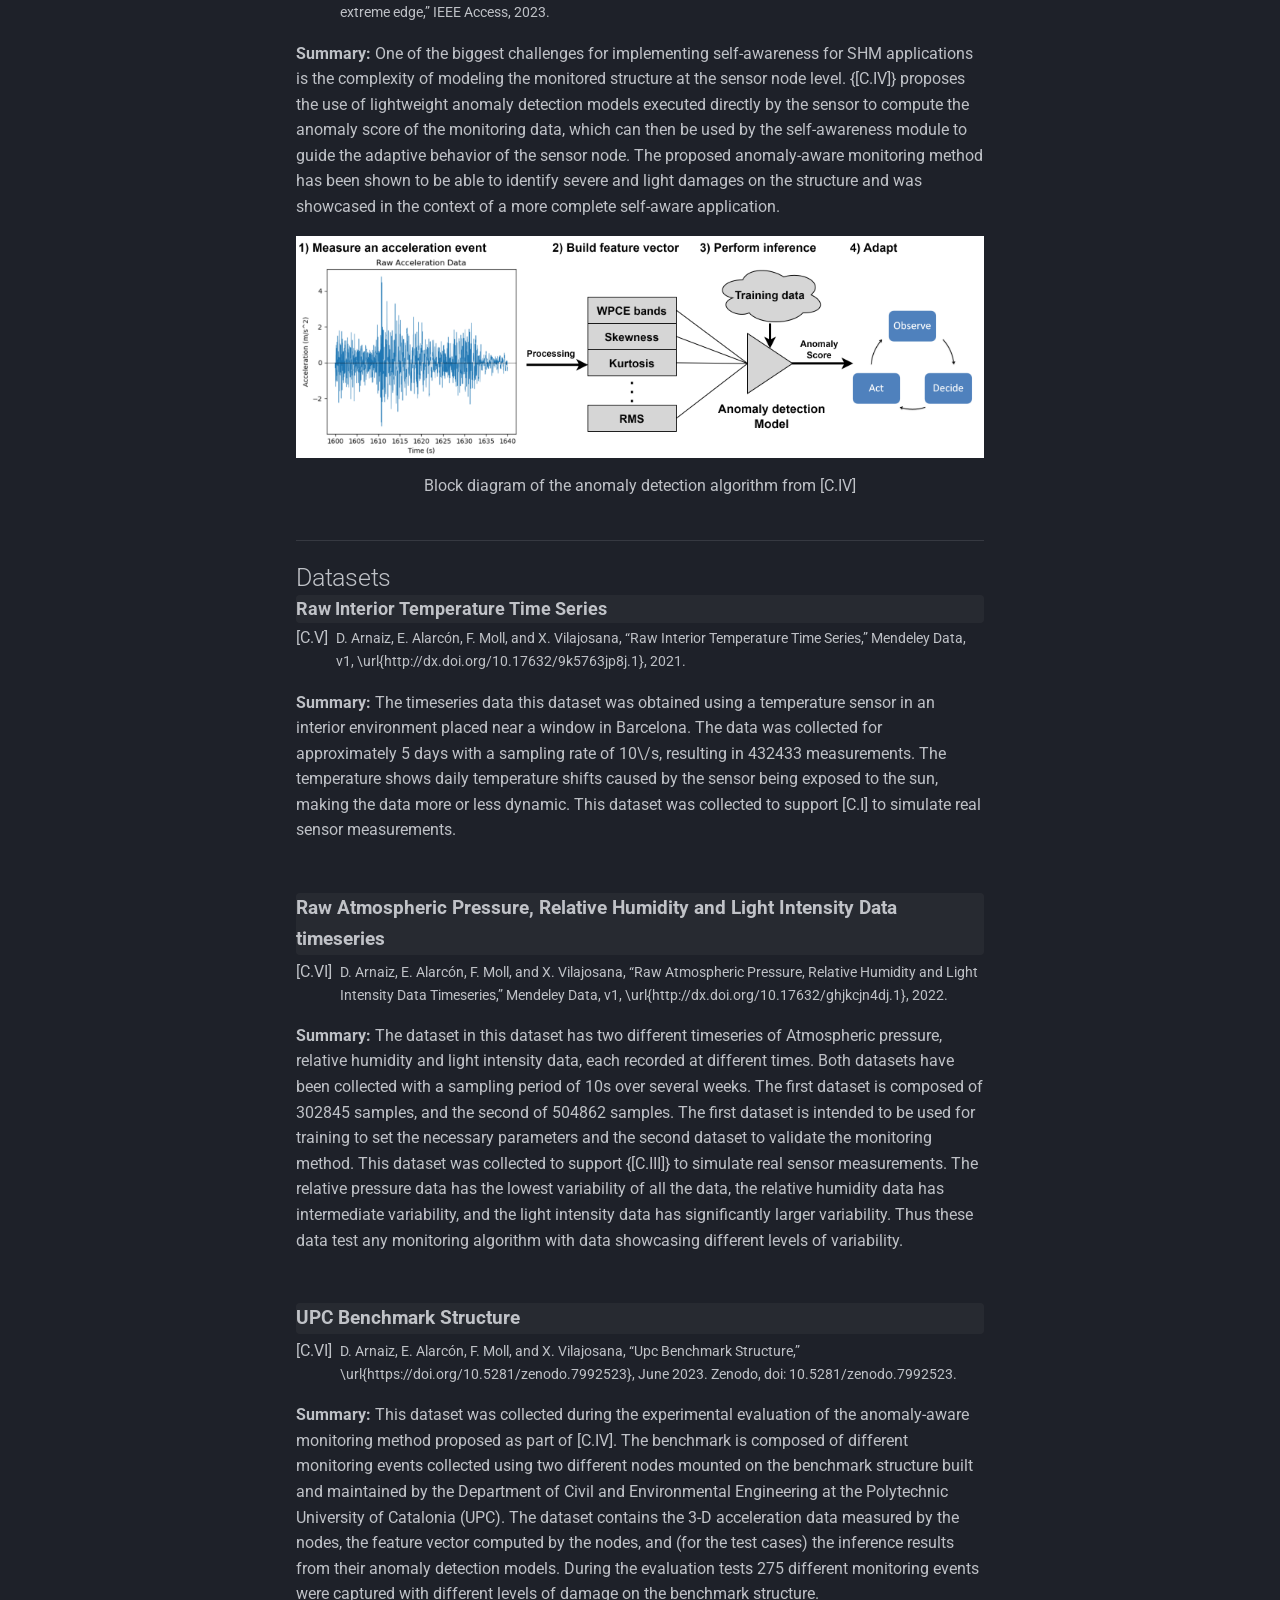
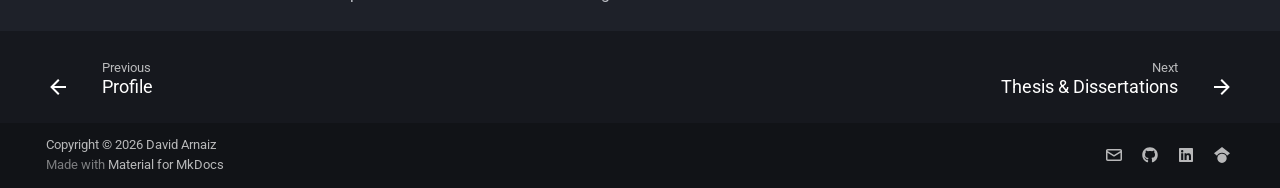
<file: research/index.html>
<!doctype html>
<html lang="en" class="no-js">
  <head>
    
      <meta charset="utf-8">
      <meta name="viewport" content="width=device-width,initial-scale=1">
      
        <meta name="description" content="Index of David Arnaiz's research publications. From my PhD titled, bringing self-awareness to the extreme edge. A distributed approach for adaptive energy management in WSN (wireless sensor nodes) applied to SHM (structural health monitoring).">
      
      
      
        <link rel="canonical" href="https://electronplant.github.io/personal-page/research/">
      
      
        <link rel="prev" href="..">
      
      
        <link rel="next" href="thesis/">
      
      
        
      
      
      <link rel="icon" href="../assets/imgs/test_icon.png">
      <meta name="generator" content="mkdocs-1.6.1, mkdocs-material-9.7.7">
    
    
      
        <title>Publications - David Arnaiz</title>
      
    
    
      <link rel="stylesheet" href="../assets/stylesheets/main.ec1eaa64.min.css">
      
        
        <link rel="stylesheet" href="../assets/stylesheets/palette.ab4e12ef.min.css">
      
      


    
    
      
    
    
      
        
        
        <link rel="preconnect" href="https://fonts.gstatic.com" crossorigin>
        <link rel="stylesheet" href="https://fonts.googleapis.com/css?family=Roboto:300,300i,400,400i,700,700i%7CRoboto+Mono:400,400i,700,700i&display=fallback">
        <style>:root{--md-text-font:"Roboto";--md-code-font:"Roboto Mono"}</style>
      
    
    
      <link rel="stylesheet" href="../css/print-site.css">
    
      <link rel="stylesheet" href="../css/print-site-material.css">
    
      <link rel="stylesheet" href="../extra_style.css">
    
    <script>__md_scope=new URL("..",location),__md_hash=e=>[...e].reduce(((e,_)=>(e<<5)-e+_.charCodeAt(0)),0),__md_get=(e,_=localStorage,t=__md_scope)=>JSON.parse(_.getItem(t.pathname+"."+e)),__md_set=(e,_,t=localStorage,a=__md_scope)=>{try{t.setItem(a.pathname+"."+e,JSON.stringify(_))}catch(e){}}</script>
    
      

    
    
  
<meta property="og:type" content="website" />
<meta property="og:title" content="Publications - David Arnaiz" />
<meta property="og:description" content="Index of David Arnaiz's research publications. From my PhD titled, bringing self-awareness to the extreme edge. A distributed approach for adaptive energy management in WSN (wireless sensor nodes) applied to SHM (structural health monitoring)." />
<meta property="og:image" content="https://electronplant.github.io/personal-page/assets/images/social/research/index.png" />
<meta property="og:image:type" content="image/png" />
<meta property="og:image:width" content="1200" />
<meta property="og:image:height" content="630" />
<meta property="og:url" content="https://electronplant.github.io/personal-page/research/" />
<meta property="twitter:card" content="summary_large_image" />
<meta property="twitter:title" content="Publications - David Arnaiz" />
<meta property="twitter:description" content="Index of David Arnaiz's research publications. From my PhD titled, bringing self-awareness to the extreme edge. A distributed approach for adaptive energy management in WSN (wireless sensor nodes) applied to SHM (structural health monitoring)." />
<meta property="twitter:image" content="https://electronplant.github.io/personal-page/assets/images/social/research/index.png" />
</head>
  
  
    
    
      
    
    
    
    
    <body dir="ltr" data-md-color-scheme="slate" data-md-color-primary="blue" data-md-color-accent="blue">
  
    
    <input class="md-toggle" data-md-toggle="drawer" type="checkbox" id="__drawer" autocomplete="off">
    <input class="md-toggle" data-md-toggle="search" type="checkbox" id="__search" autocomplete="off">
    <label class="md-overlay" for="__drawer"></label>
    <div data-md-component="skip">
      
        
        <a href="#publications" class="md-skip">
          Skip to content
        </a>
      
    </div>
    <div data-md-component="announce">
      
    </div>
    
    
      

<header class="md-header" data-md-component="header">
  <nav class="md-header__inner md-grid" aria-label="Header">
    <a href=".." title="David Arnaiz" class="md-header__button md-logo" aria-label="David Arnaiz" data-md-component="logo">
      
  <img src="../assets/imgs/test_icon.png" alt="logo">

    </a>
    <label class="md-header__button md-icon" for="__drawer">
      
      <svg xmlns="http://www.w3.org/2000/svg" viewBox="0 0 24 24"><path d="M3 6h18v2H3zm0 5h18v2H3zm0 5h18v2H3z"/></svg>
    </label>
    <div class="md-header__title" data-md-component="header-title">
      <div class="md-header__ellipsis">
        <div class="md-header__topic">
          <span class="md-ellipsis">
            David Arnaiz
          </span>
        </div>
        <div class="md-header__topic" data-md-component="header-topic">
          <span class="md-ellipsis">
            
              Publications
            
          </span>
        </div>
      </div>
    </div>
    
      
        <form class="md-header__option" data-md-component="palette">
  
    
    
    
    <input class="md-option" data-md-color-media="" data-md-color-scheme="slate" data-md-color-primary="blue" data-md-color-accent="blue"  aria-label="Switch to light mode"  type="radio" name="__palette" id="__palette_0">
    
      <label class="md-header__button md-icon" title="Switch to light mode" for="__palette_1" hidden>
        <svg xmlns="http://www.w3.org/2000/svg" viewBox="0 0 24 24"><path d="M9 2c-1.05 0-2.05.16-3 .46 4.06 1.27 7 5.04 7 9.54s-2.94 8.27-7 9.54c.95.3 1.95.46 3 .46a10 10 0 0 0 10-10A10 10 0 0 0 9 2"/></svg>
      </label>
    
  
    
    
    
    <input class="md-option" data-md-color-media="" data-md-color-scheme="default" data-md-color-primary="blue" data-md-color-accent="blue"  aria-label="Switch to dark mode"  type="radio" name="__palette" id="__palette_1">
    
      <label class="md-header__button md-icon" title="Switch to dark mode" for="__palette_0" hidden>
        <svg xmlns="http://www.w3.org/2000/svg" viewBox="0 0 24 24"><path d="M12 8a4 4 0 0 0-4 4 4 4 0 0 0 4 4 4 4 0 0 0 4-4 4 4 0 0 0-4-4m0 10a6 6 0 0 1-6-6 6 6 0 0 1 6-6 6 6 0 0 1 6 6 6 6 0 0 1-6 6m8-9.31V4h-4.69L12 .69 8.69 4H4v4.69L.69 12 4 15.31V20h4.69L12 23.31 15.31 20H20v-4.69L23.31 12z"/></svg>
      </label>
    
  
</form>
      
    
    
      <script>var palette=__md_get("__palette");if(palette&&palette.color){if("(prefers-color-scheme)"===palette.color.media){var media=matchMedia("(prefers-color-scheme: light)"),input=document.querySelector(media.matches?"[data-md-color-media='(prefers-color-scheme: light)']":"[data-md-color-media='(prefers-color-scheme: dark)']");palette.color.media=input.getAttribute("data-md-color-media"),palette.color.scheme=input.getAttribute("data-md-color-scheme"),palette.color.primary=input.getAttribute("data-md-color-primary"),palette.color.accent=input.getAttribute("data-md-color-accent")}for(var[key,value]of Object.entries(palette.color))document.body.setAttribute("data-md-color-"+key,value)}</script>
    
    
    
      
      
        <label class="md-header__button md-icon" for="__search">
          
          <svg xmlns="http://www.w3.org/2000/svg" viewBox="0 0 24 24"><path d="M9.5 3A6.5 6.5 0 0 1 16 9.5c0 1.61-.59 3.09-1.56 4.23l.27.27h.79l5 5-1.5 1.5-5-5v-.79l-.27-.27A6.52 6.52 0 0 1 9.5 16 6.5 6.5 0 0 1 3 9.5 6.5 6.5 0 0 1 9.5 3m0 2C7 5 5 7 5 9.5S7 14 9.5 14 14 12 14 9.5 12 5 9.5 5"/></svg>
        </label>
        <div class="md-search" data-md-component="search" role="dialog">
  <label class="md-search__overlay" for="__search"></label>
  <div class="md-search__inner" role="search">
    <form class="md-search__form" name="search">
      <input type="text" class="md-search__input" name="query" aria-label="Search" placeholder="Search" autocapitalize="off" autocorrect="off" autocomplete="off" spellcheck="false" data-md-component="search-query" required>
      <label class="md-search__icon md-icon" for="__search">
        
        <svg xmlns="http://www.w3.org/2000/svg" viewBox="0 0 24 24"><path d="M9.5 3A6.5 6.5 0 0 1 16 9.5c0 1.61-.59 3.09-1.56 4.23l.27.27h.79l5 5-1.5 1.5-5-5v-.79l-.27-.27A6.52 6.52 0 0 1 9.5 16 6.5 6.5 0 0 1 3 9.5 6.5 6.5 0 0 1 9.5 3m0 2C7 5 5 7 5 9.5S7 14 9.5 14 14 12 14 9.5 12 5 9.5 5"/></svg>
        
        <svg xmlns="http://www.w3.org/2000/svg" viewBox="0 0 24 24"><path d="M20 11v2H8l5.5 5.5-1.42 1.42L4.16 12l7.92-7.92L13.5 5.5 8 11z"/></svg>
      </label>
      <nav class="md-search__options" aria-label="Search">
        
        <button type="reset" class="md-search__icon md-icon" title="Clear" aria-label="Clear" tabindex="-1">
          
          <svg xmlns="http://www.w3.org/2000/svg" viewBox="0 0 24 24"><path d="M19 6.41 17.59 5 12 10.59 6.41 5 5 6.41 10.59 12 5 17.59 6.41 19 12 13.41 17.59 19 19 17.59 13.41 12z"/></svg>
        </button>
      </nav>
      
    </form>
    <div class="md-search__output">
      <div class="md-search__scrollwrap" tabindex="0" data-md-scrollfix>
        <div class="md-search-result" data-md-component="search-result">
          <div class="md-search-result__meta">
            Initializing search
          </div>
          <ol class="md-search-result__list" role="presentation"></ol>
        </div>
      </div>
    </div>
  </div>
</div>
      
    
    
      <div class="md-header__source">
        <a href="https://github.com/ElectronPlant/personal-page/" title="Go to repository" class="md-source" data-md-component="source">
  <div class="md-source__icon md-icon">
    
    <svg xmlns="http://www.w3.org/2000/svg" viewBox="0 0 448 512"><!--! Font Awesome Free 7.1.0 by @fontawesome - https://fontawesome.com License - https://fontawesome.com/license/free (Icons: CC BY 4.0, Fonts: SIL OFL 1.1, Code: MIT License) Copyright 2025 Fonticons, Inc.--><path d="M439.6 236.1 244 40.5c-5.4-5.5-12.8-8.5-20.4-8.5s-15 3-20.4 8.4L162.5 81l51.5 51.5c27.1-9.1 52.7 16.8 43.4 43.7l49.7 49.7c34.2-11.8 61.2 31 35.5 56.7-26.5 26.5-70.2-2.9-56-37.3L240.3 199v121.9c25.3 12.5 22.3 41.8 9.1 55-6.4 6.4-15.2 10.1-24.3 10.1s-17.8-3.6-24.3-10.1c-17.6-17.6-11.1-46.9 11.2-56v-123c-20.8-8.5-24.6-30.7-18.6-45L142.6 101 8.5 235.1C3 240.6 0 247.9 0 255.5s3 15 8.5 20.4l195.6 195.7c5.4 5.4 12.7 8.4 20.4 8.4s15-3 20.4-8.4l194.7-194.7c5.4-5.4 8.4-12.8 8.4-20.4s-3-15-8.4-20.4"/></svg>
  </div>
  <div class="md-source__repository">
    personal-page
  </div>
</a>
      </div>
    
  </nav>
  
</header>
    
    <div class="md-container" data-md-component="container">
      
      
        
          
            
<nav class="md-tabs" aria-label="Tabs" data-md-component="tabs">
  <div class="md-grid">
    <ul class="md-tabs__list">
      
        
  
  
  
  
    <li class="md-tabs__item">
      <a href=".." class="md-tabs__link">
        
  
  
    
      <svg xmlns="http://www.w3.org/2000/svg" viewBox="0 0 384 512"><!--! Font Awesome Free 7.1.0 by @fontawesome - https://fontawesome.com License - https://fontawesome.com/license/free (Icons: CC BY 4.0, Fonts: SIL OFL 1.1, Code: MIT License) Copyright 2025 Fonticons, Inc.--><path d="M256 48v16c0 17.7-14.3 32-32 32h-64c-17.7 0-32-14.3-32-32V48H64c-8.8 0-16 7.2-16 16v384c0 8.8 7.2 16 16 16h256c8.8 0 16-7.2 16-16V64c0-8.8-7.2-16-16-16zM0 64C0 28.7 28.7 0 64 0h256c35.3 0 64 28.7 64 64v384c0 35.3-28.7 64-64 64H64c-35.3 0-64-28.7-64-64zm160 256h64c44.2 0 80 35.8 80 80 0 8.8-7.2 16-16 16H96c-8.8 0-16-7.2-16-16 0-44.2 35.8-80 80-80m-24-96a56 56 0 1 1 112 0 56 56 0 1 1-112 0"/></svg>
    
  
  Profile

      </a>
    </li>
  

      
        
  
  
  
    
  
  
    
    
      <li class="md-tabs__item md-tabs__item--active">
        <a href="./" class="md-tabs__link">
          
  
  
    
      <svg xmlns="http://www.w3.org/2000/svg" viewBox="0 0 512 512"><!--! Font Awesome Free 7.1.0 by @fontawesome - https://fontawesome.com License - https://fontawesome.com/license/free (Icons: CC BY 4.0, Fonts: SIL OFL 1.1, Code: MIT License) Copyright 2025 Fonticons, Inc.--><path d="M168 80c-13.3 0-24 10.7-24 24v304c0 8.4-1.4 16.5-4.1 24H440c13.3 0 24-10.7 24-24V104c0-13.3-10.7-24-24-24zM72 480c-39.8 0-72-32.2-72-72V112c0-13.3 10.7-24 24-24s24 10.7 24 24v296c0 13.3 10.7 24 24 24s24-10.7 24-24V104c0-39.8 32.2-72 72-72h272c39.8 0 72 32.2 72 72v304c0 39.8-32.2 72-72 72zm120-328c0-13.3 10.7-24 24-24h48c13.3 0 24 10.7 24 24v48c0 13.3-10.7 24-24 24h-48c-13.3 0-24-10.7-24-24zm152 24h48c13.3 0 24 10.7 24 24s-10.7 24-24 24h-48c-13.3 0-24-10.7-24-24s10.7-24 24-24m-128 80h176c13.3 0 24 10.7 24 24s-10.7 24-24 24H216c-13.3 0-24-10.7-24-24s10.7-24 24-24m0 80h176c13.3 0 24 10.7 24 24s-10.7 24-24 24H216c-13.3 0-24-10.7-24-24s10.7-24 24-24"/></svg>
    
  
  Research

        </a>
      </li>
    
  

      
        
  
  
  
  
    
    
      <li class="md-tabs__item">
        <a href="../projects/" class="md-tabs__link">
          
  
  
    
      <svg xmlns="http://www.w3.org/2000/svg" viewBox="0 0 576 512"><!--! Font Awesome Free 7.1.0 by @fontawesome - https://fontawesome.com License - https://fontawesome.com/license/free (Icons: CC BY 4.0, Fonts: SIL OFL 1.1, Code: MIT License) Copyright 2025 Fonticons, Inc.--><path d="M509.4 98.6c7.6-7.6 20.3-5.7 24.1 4.3 6.8 17.7 10.5 37 10.5 57.1 0 88.4-71.6 160-160 160-17.5 0-34.4-2.8-50.2-8L146.9 498.9c-28.1 28.1-73.7 28.1-101.8 0s-28.1-73.7 0-101.8L232 210.2c-5.2-15.8-8-32.6-8-50.2C224 71.6 295.6 0 384 0c20.1 0 39.4 3.7 57.1 10.5 10 3.8 11.8 16.5 4.3 24.1l-88.7 88.7c-3 3-4.7 7.1-4.7 11.3V176c0 8.8 7.2 16 16 16h41.4c4.2 0 8.3-1.7 11.3-4.7z"/></svg>
    
  
  Projects

        </a>
      </li>
    
  

      
        
  
  
  
  
    
    
      <li class="md-tabs__item">
        <a href="../blog/" class="md-tabs__link">
          
  
  
    
  
  Blog

        </a>
      </li>
    
  

      
        
  
  
  
  
    <li class="md-tabs__item">
      <a href="../info/" class="md-tabs__link">
        
  
  
    
  
  info

      </a>
    </li>
  

      
    </ul>
  </div>
</nav>
          
        
      
      <main class="md-main" data-md-component="main">
        <div class="md-main__inner md-grid">
          
            
              
              <div class="md-sidebar md-sidebar--primary" data-md-component="sidebar" data-md-type="navigation" >
                <div class="md-sidebar__scrollwrap">
                  <div class="md-sidebar__inner">
                    


  


<nav class="md-nav md-nav--primary md-nav--lifted" aria-label="Navigation" data-md-level="0">
  <label class="md-nav__title" for="__drawer">
    <a href=".." title="David Arnaiz" class="md-nav__button md-logo" aria-label="David Arnaiz" data-md-component="logo">
      
  <img src="../assets/imgs/test_icon.png" alt="logo">

    </a>
    David Arnaiz
  </label>
  
    <div class="md-nav__source">
      <a href="https://github.com/ElectronPlant/personal-page/" title="Go to repository" class="md-source" data-md-component="source">
  <div class="md-source__icon md-icon">
    
    <svg xmlns="http://www.w3.org/2000/svg" viewBox="0 0 448 512"><!--! Font Awesome Free 7.1.0 by @fontawesome - https://fontawesome.com License - https://fontawesome.com/license/free (Icons: CC BY 4.0, Fonts: SIL OFL 1.1, Code: MIT License) Copyright 2025 Fonticons, Inc.--><path d="M439.6 236.1 244 40.5c-5.4-5.5-12.8-8.5-20.4-8.5s-15 3-20.4 8.4L162.5 81l51.5 51.5c27.1-9.1 52.7 16.8 43.4 43.7l49.7 49.7c34.2-11.8 61.2 31 35.5 56.7-26.5 26.5-70.2-2.9-56-37.3L240.3 199v121.9c25.3 12.5 22.3 41.8 9.1 55-6.4 6.4-15.2 10.1-24.3 10.1s-17.8-3.6-24.3-10.1c-17.6-17.6-11.1-46.9 11.2-56v-123c-20.8-8.5-24.6-30.7-18.6-45L142.6 101 8.5 235.1C3 240.6 0 247.9 0 255.5s3 15 8.5 20.4l195.6 195.7c5.4 5.4 12.7 8.4 20.4 8.4s15-3 20.4-8.4l194.7-194.7c5.4-5.4 8.4-12.8 8.4-20.4s-3-15-8.4-20.4"/></svg>
  </div>
  <div class="md-source__repository">
    personal-page
  </div>
</a>
    </div>
  
  <ul class="md-nav__list" data-md-scrollfix>
    
      
      
  
  
  
  
    <li class="md-nav__item">
      <a href=".." class="md-nav__link">
        
  
  
    <svg xmlns="http://www.w3.org/2000/svg" viewBox="0 0 384 512"><!--! Font Awesome Free 7.1.0 by @fontawesome - https://fontawesome.com License - https://fontawesome.com/license/free (Icons: CC BY 4.0, Fonts: SIL OFL 1.1, Code: MIT License) Copyright 2025 Fonticons, Inc.--><path d="M256 48v16c0 17.7-14.3 32-32 32h-64c-17.7 0-32-14.3-32-32V48H64c-8.8 0-16 7.2-16 16v384c0 8.8 7.2 16 16 16h256c8.8 0 16-7.2 16-16V64c0-8.8-7.2-16-16-16zM0 64C0 28.7 28.7 0 64 0h256c35.3 0 64 28.7 64 64v384c0 35.3-28.7 64-64 64H64c-35.3 0-64-28.7-64-64zm160 256h64c44.2 0 80 35.8 80 80 0 8.8-7.2 16-16 16H96c-8.8 0-16-7.2-16-16 0-44.2 35.8-80 80-80m-24-96a56 56 0 1 1 112 0 56 56 0 1 1-112 0"/></svg>
  
  <span class="md-ellipsis">
    
  
    Profile
  

    
  </span>
  
  

      </a>
    </li>
  

    
      
      
  
  
    
  
  
  
    
    
      
        
          
        
      
        
      
    
    
    
      
        
        
      
      
    
    
    <li class="md-nav__item md-nav__item--active md-nav__item--section md-nav__item--nested">
      
        
        
        <input class="md-nav__toggle md-toggle " type="checkbox" id="__nav_2" checked>
        
          
          <div class="md-nav__link md-nav__container">
            <a href="./" class="md-nav__link md-nav__link--active">
              
  
  
    <svg xmlns="http://www.w3.org/2000/svg" viewBox="0 0 512 512"><!--! Font Awesome Free 7.1.0 by @fontawesome - https://fontawesome.com License - https://fontawesome.com/license/free (Icons: CC BY 4.0, Fonts: SIL OFL 1.1, Code: MIT License) Copyright 2025 Fonticons, Inc.--><path d="M168 80c-13.3 0-24 10.7-24 24v304c0 8.4-1.4 16.5-4.1 24H440c13.3 0 24-10.7 24-24V104c0-13.3-10.7-24-24-24zM72 480c-39.8 0-72-32.2-72-72V112c0-13.3 10.7-24 24-24s24 10.7 24 24v296c0 13.3 10.7 24 24 24s24-10.7 24-24V104c0-39.8 32.2-72 72-72h272c39.8 0 72 32.2 72 72v304c0 39.8-32.2 72-72 72zm120-328c0-13.3 10.7-24 24-24h48c13.3 0 24 10.7 24 24v48c0 13.3-10.7 24-24 24h-48c-13.3 0-24-10.7-24-24zm152 24h48c13.3 0 24 10.7 24 24s-10.7 24-24 24h-48c-13.3 0-24-10.7-24-24s10.7-24 24-24m-128 80h176c13.3 0 24 10.7 24 24s-10.7 24-24 24H216c-13.3 0-24-10.7-24-24s10.7-24 24-24m0 80h176c13.3 0 24 10.7 24 24s-10.7 24-24 24H216c-13.3 0-24-10.7-24-24s10.7-24 24-24"/></svg>
  
  <span class="md-ellipsis">
    
  
    Research
  

    
  </span>
  
  

            </a>
            
              
              <label class="md-nav__link md-nav__link--active" for="__nav_2" id="__nav_2_label" tabindex="">
                <span class="md-nav__icon md-icon"></span>
              </label>
            
          </div>
        
        <nav class="md-nav" data-md-level="1" aria-labelledby="__nav_2_label" aria-expanded="true">
          <label class="md-nav__title" for="__nav_2">
            <span class="md-nav__icon md-icon"></span>
            
  
    Research
  

          </label>
          <ul class="md-nav__list" data-md-scrollfix>
            
              
            
              
                
  
  
  
  
    <li class="md-nav__item">
      <a href="thesis/" class="md-nav__link">
        
  
  
    <svg xmlns="http://www.w3.org/2000/svg" viewBox="0 0 576 512"><!--! Font Awesome Free 7.1.0 by @fontawesome - https://fontawesome.com License - https://fontawesome.com/license/free (Icons: CC BY 4.0, Fonts: SIL OFL 1.1, Code: MIT License) Copyright 2025 Fonticons, Inc.--><path d="m48 195.8 209.2 86.1c9.8 4 20.2 6.1 30.8 6.1s21-2.1 30.8-6.1l242.4-99.8c9-3.7 14.8-12.4 14.8-22.1s-5.8-18.4-14.8-22.1L318.8 38.1c-9.8-4-20.2-6.1-30.8-6.1s-21 2.1-30.8 6.1L14.8 137.9C5.8 141.6 0 150.3 0 160v296c0 13.3 10.7 24 24 24s24-10.7 24-24zm48 71.7V384c0 53 86 96 192 96s192-43 192-96V267.4l-142.9 58.9c-15.6 6.4-32.2 9.7-49.1 9.7s-33.5-3.3-49.1-9.7L96 267.4z"/></svg>
  
  <span class="md-ellipsis">
    
  
    Thesis & Dissertations
  

    
  </span>
  
  

      </a>
    </li>
  

              
            
          </ul>
        </nav>
      
    </li>
  

    
      
      
  
  
  
  
    
    
      
        
          
        
      
    
    
    
      
      
    
    
    <li class="md-nav__item md-nav__item--nested">
      
        
        
        <input class="md-nav__toggle md-toggle " type="checkbox" id="__nav_3" >
        
          
          <div class="md-nav__link md-nav__container">
            <a href="../projects/" class="md-nav__link ">
              
  
  
    <svg xmlns="http://www.w3.org/2000/svg" viewBox="0 0 576 512"><!--! Font Awesome Free 7.1.0 by @fontawesome - https://fontawesome.com License - https://fontawesome.com/license/free (Icons: CC BY 4.0, Fonts: SIL OFL 1.1, Code: MIT License) Copyright 2025 Fonticons, Inc.--><path d="M509.4 98.6c7.6-7.6 20.3-5.7 24.1 4.3 6.8 17.7 10.5 37 10.5 57.1 0 88.4-71.6 160-160 160-17.5 0-34.4-2.8-50.2-8L146.9 498.9c-28.1 28.1-73.7 28.1-101.8 0s-28.1-73.7 0-101.8L232 210.2c-5.2-15.8-8-32.6-8-50.2C224 71.6 295.6 0 384 0c20.1 0 39.4 3.7 57.1 10.5 10 3.8 11.8 16.5 4.3 24.1l-88.7 88.7c-3 3-4.7 7.1-4.7 11.3V176c0 8.8 7.2 16 16 16h41.4c4.2 0 8.3-1.7 11.3-4.7z"/></svg>
  
  <span class="md-ellipsis">
    
  
    Projects
  

    
  </span>
  
  

            </a>
            
          </div>
        
        <nav class="md-nav" data-md-level="1" aria-labelledby="__nav_3_label" aria-expanded="false">
          <label class="md-nav__title" for="__nav_3">
            <span class="md-nav__icon md-icon"></span>
            
  
    Projects
  

          </label>
          <ul class="md-nav__list" data-md-scrollfix>
            
              
            
          </ul>
        </nav>
      
    </li>
  

    
      
      
  
  
  
  
    
    
      
        
          
        
      
        
      
    
    
    
      
      
    
    
    <li class="md-nav__item md-nav__item--nested">
      
        
        
        <input class="md-nav__toggle md-toggle " type="checkbox" id="__nav_4" >
        
          
          <div class="md-nav__link md-nav__container">
            <a href="../blog/" class="md-nav__link ">
              
  
  
  <span class="md-ellipsis">
    
  
    Blog
  

    
  </span>
  
  

            </a>
            
              
              <label class="md-nav__link " for="__nav_4" id="__nav_4_label" tabindex="0">
                <span class="md-nav__icon md-icon"></span>
              </label>
            
          </div>
        
        <nav class="md-nav" data-md-level="1" aria-labelledby="__nav_4_label" aria-expanded="false">
          <label class="md-nav__title" for="__nav_4">
            <span class="md-nav__icon md-icon"></span>
            
  
    Blog
  

          </label>
          <ul class="md-nav__list" data-md-scrollfix>
            
              
            
              
                
  
  
  
  
    <li class="md-nav__item">
      <a href=".." class="md-nav__link">
        
  
  
  <span class="md-ellipsis">
    
  
    Archive
  

    
  </span>
  
  

      </a>
    </li>
  

              
            
          </ul>
        </nav>
      
    </li>
  

    
      
      
  
  
  
  
    <li class="md-nav__item">
      <a href="../info/" class="md-nav__link">
        
  
  
  <span class="md-ellipsis">
    
  
    info
  

    
  </span>
  
  

      </a>
    </li>
  

    
  </ul>
</nav>
                  </div>
                </div>
              </div>
            
            
              
              <div class="md-sidebar md-sidebar--secondary" data-md-component="sidebar" data-md-type="toc" >
                <div class="md-sidebar__scrollwrap">
                  <div class="md-sidebar__inner">
                    

<nav class="md-nav md-nav--secondary" aria-label="Table of contents">
  
  
  
    
  
  
    <label class="md-nav__title" for="__toc">
      <span class="md-nav__icon md-icon"></span>
      Table of contents
    </label>
    <ul class="md-nav__list" data-md-component="toc" data-md-scrollfix>
      
        <li class="md-nav__item">
  <a href="#conference-proceedings" class="md-nav__link">
    <span class="md-ellipsis">
      
        Conference Proceedings
      
    </span>
  </a>
  
</li>
      
        <li class="md-nav__item">
  <a href="#journal-publications" class="md-nav__link">
    <span class="md-ellipsis">
      
        Journal Publications
      
    </span>
  </a>
  
</li>
      
        <li class="md-nav__item">
  <a href="#datasets" class="md-nav__link">
    <span class="md-ellipsis">
      
        Datasets
      
    </span>
  </a>
  
</li>
      
    </ul>
  
</nav>
                  </div>
                </div>
              </div>
            
          
          
            <div class="md-content" data-md-component="content">
              
              <article class="md-content__inner md-typeset">
                
                  


  
  


<h1 id="publications">Publications</h1>
<p>This is a hub page linking to my research publications along with a brief summary for each of them. For more updated information checkout my <a href="https://scholar.google.com/citations?user=32m35KwAAAAJ&amp;hl=en">google scholar's</a> profile.</p>
<hr />
<h2 id="conference-proceedings">Conference Proceedings</h2>
<p class="pub-title-first">
    <a target="_blank" rel="noopener noreferrer" href="https://doi.org/10.1109/DCIS53048.2021.9666191" title="C.I">
        Data Relevance-Aware Dynamic Sensing Technique with Battery Lifetime Guarantee for Wireless Sensor Nodes
    </a>
</p>
<p class="publication">
  <a class="publication-link" target="_blank" rel="noopener noreferrer" href="https://doi.org/10.1109/DCIS53048.2021.9666191" title="C.I">
    <span class="publication-id">[C.I]</span>
    <span class="publication-citation">D. Arnaiz, F. Moll, E. Alarcón, and X. Vilajosana, “Data Relevance-Aware Dynamic Sensing Technique with Battery Lifetime Guarantee for Wireless Sensor Nodes,” in <i>2021 XXXVI Conference on Design of Circuits and Integrated Systems (DCIS)</i>, pp. 1–6, IEEE, 2021.</span>
  </a>
</p>
<p><strong>Summary:</strong>
This work proposes a lightweight monitoring method for wireless sensor nodes that dynamically adjusts the monitoring efforts based on the perceived temporal correlation of the monitored data, and complies with guarantees of operation in the form of a target battery lifetime. The proposed monitoring method was able to outperform the equivalent naive monitoring methods of equivalent battery life by reducing the \ac{mse} of the reconstructed signal by 42%. The monitoring method proposed in this publication manages two competing goals, maximizing the monitoring accuracy (through the relevance-aware behavior), and achieving the target battery lifetime (through the energy-aware behavior). Furthermore, it was shown to be able to comply with the battery lifetime target.</p>
<p class="pub-title">
    <a target="_blank" rel="noopener noreferrer" href="https://doi.org/10.1007/978-3-031-46846-9_21" title="C.II">
        Relating Context and Self Awareness in the Internet of Things
    </a>
</p>
<p class="publication">
  <a class="publication-link" target="_blank" rel="noopener noreferrer" href="https://doi.org/10.1007/978-3-031-46846-9_21" title="C.II">
    <span class="publication-id">[C.II]</span>
    <span class="publication-citation">D. Arnaiz, M. Vila, E. Alarcón, F. Moll, M. Sancho, and E. Teniente. "Relating Context and Self Awareness in the Internet of Things." In <i>International Conference on Cooperative Information Systems (COOPIS)</i>, pp. 384-402. Cham: Springer Nature Switzerland, 2023.</span>
  </a>
</p>
<p><strong>Summary:</strong>
Self-aware sensor nodes need to be integrated into a wider IoT network interacting with fog and cloud servers. While self-awareness has started gaining prominence in the field of wireless sensor nodes, a similar concept, i.e. context awareness, has gained more prominence in managing the infrastructure at the higher hierarchical levels of the network. {[C.II]} explores the similarities and differences between both approaches, proposing a reference architecture combining both approaches and taking into consideration the differences in response time and resource availability across the IoT hierarchy to improve upon existing approaches.</p>
<hr />
<h2 id="journal-publications">Journal Publications</h2>
<p class="pub-title-first">
    <a target="_blank" rel="noopener noreferrer" href="https://doi.org/10.1016/j.vlsi.2023.102097" title="C.III">
        Energy and Relevance-aware Adaptive Monitoring Method for Wireless Sensor Nodes with Hard Energy Constraints
    </a>
</p>
<p class="publication">
  <a class="publication-link" target="_blank" rel="noopener noreferrer" href="https://doi.org/10.1016/j.vlsi.2023.102097" title="C.III">
    <span class="publication-id">[C.III]</span>
    <span class="publication-citation">D. Arnaiz, F. Moll, E. Alarcón, and X. Vilajosana, “Energy and relevance-aware adaptive monitoring method for wireless sensor nodes with hard energy constraints,” Integration. The VLSI journal, vol. 94, no. article 102097, 2024.</span>
  </a>
</p>
<p><strong>Summary:</strong>
The work from [C.I] was only able to adjust the monitoring period of the sensor node. Improving the proposed monitoring method would require adding the availability of adjusting multiple parameters at the same time. This work, extends [C.I] by allowing the node to adjust the monitoring period of the node and the error threshold in a dual predictor scheme. The proposed monitoring method was able to reduce the \ac{mse} of the reconstructed signal by up to 19\/\% with regards to the same monitoring method which only considers the battery life for the adaptive behavior, and by up to 16% compared with the other method with only one control parameter.</p>
<p class="pub-title">
    <a target="_blank" rel="noopener noreferrer" href="https://doi.org/10.1109/ACCESS.2023.3306958" title="C.IV">
        On Anomaly-Aware Structural Health Monitoring at the Extreme Edge
    </a>
</p>
<p class="publication">
  <a class="publication-link" target="_blank" rel="noopener noreferrer" href="https://doi.org/10.1109/ACCESS.2023.3306958" title="C.IV">
    <span class="publication-id">[C.IV]</span>
    <span class="publication-citation">D. Arnaiz, E. Alarcón, F. Moll, and X. Vilajosana, “On anomaly-aware structural health monitoring at the extreme edge,” IEEE Access, 2023.</span>
  </a>
</p>
<p><strong>Summary:</strong>
One of the biggest challenges for implementing self-awareness for SHM applications is the complexity of modeling the monitored structure at the sensor node level. {[C.IV]} proposes the use of lightweight anomaly detection models executed directly by the sensor to compute the anomaly score of the monitoring data, which can then be used by the self-awareness module to guide the adaptive behavior of the sensor node. The proposed anomaly-aware monitoring method has been shown to be able to identify severe and light damages on the structure and was showcased in the context of a more complete self-aware application.</p>
<figure>
  <img alt="Anomaly Detection Pipeline" src="../assets/imgs/research/OverviewDiagram.png" width="800" />
<br />
<p class="figure-captions">Block diagram of the anomaly detection algorithm from [C.IV]</p>
</figure>
<hr />
<h2 id="datasets">Datasets</h2>
<p class="pub-title-first">
    <a target="_blank" rel="noopener noreferrer" href="http://dx.doi.org/10.17632/9k5763jp8j.1" title="C.V">
        Raw Interior Temperature Time Series
    </a>
</p>
<p class="publication">
  <a class="publication-link" target="_blank" rel="noopener noreferrer" href="http://dx.doi.org/10.17632/9k5763jp8j.1" title="C.V">
    <span class="publication-id">[C.V]</span>
    <span class="publication-citation">D. Arnaiz, E. Alarcón, F. Moll, and X. Vilajosana, “Raw Interior Temperature Time Series,” Mendeley Data, v1, \url{http://dx.doi.org/10.17632/9k5763jp8j.1}, 2021.</span>
  </a>
</p>
<p><strong>Summary:</strong>
The timeseries data this dataset was obtained using a temperature sensor in an interior environment placed near a window in Barcelona. The data was collected for approximately 5 days with a sampling rate of 10\/s, resulting in 432433 measurements. The temperature shows daily temperature shifts caused by the sensor being exposed to the sun, making the data more or less dynamic. This dataset was collected to support [C.I] to simulate real sensor measurements.</p>
<p class="pub-title">
    <a target="_blank" rel="noopener noreferrer" href="http://dx.doi.org/10.17632/ghjkcjn4dj.1" title="C.VI">
        Raw Atmospheric Pressure, Relative Humidity and Light Intensity Data timeseries
    </a>
</p>
<p class="publication">
  <a class="publication-link" target="_blank" rel="noopener noreferrer" href="http://dx.doi.org/10.17632/ghjkcjn4dj.1" title="C.VI">
    <span class="publication-id">[C.VI]</span>
    <span class="publication-citation">D. Arnaiz, E. Alarcón, F. Moll, and X. Vilajosana, “Raw Atmospheric Pressure, Relative Humidity and Light Intensity Data Timeseries,” Mendeley Data, v1, \url{http://dx.doi.org/10.17632/ghjkcjn4dj.1}, 2022.</span>
  </a>
</p>
<p><strong>Summary:</strong>
The dataset in this dataset has two different timeseries of Atmospheric pressure, relative humidity and light intensity data, each recorded at different times. Both datasets have been collected with a sampling period of 10s over several weeks. The first dataset is composed of 302845 samples, and the second of 504862 samples. The first dataset is intended to be used for training to set the necessary parameters and the second dataset to validate the monitoring method. This dataset was collected to support {[C.III]} to simulate real sensor measurements. The relative pressure data has the lowest variability of all the data, the relative humidity data has intermediate variability, and the light intensity data has significantly larger variability. Thus these data test any monitoring algorithm with data showcasing different levels of variability.</p>
<p class="pub-title">
    <a target="_blank" rel="noopener noreferrer" href="https://doi.org/10.5281/zenodo.7992523" title="C.VI">
        UPC Benchmark Structure
    </a>
</p>
<p class="publication">
  <a class="publication-link" target="_blank" rel="noopener noreferrer" href="https://doi.org/10.5281/zenodo.7992523" title="C.VI">
    <span class="publication-id">[C.VI]</span>
    <span class="publication-citation">D. Arnaiz, E. Alarcón, F. Moll, and X. Vilajosana, “Upc Benchmark Structure,” \url{https://doi.org/10.5281/zenodo.7992523}, June 2023. Zenodo, doi: 10.5281/zenodo.7992523.</span>
  </a>
</p>
<p><strong>Summary:</strong>
This dataset was collected during the experimental evaluation of the anomaly-aware monitoring method proposed as part of [C.IV]. The benchmark is composed of different monitoring events collected using two different nodes mounted on the benchmark structure built and maintained by the Department of Civil and Environmental Engineering at the Polytechnic University of Catalonia (UPC). The dataset contains the 3-D acceleration data measured by the nodes, the feature vector computed by the nodes, and (for the test cases) the inference results from their anomaly detection models. During the evaluation tests 275 different monitoring events were captured with different levels of damage on the benchmark structure.</p>







  
  






                
              </article>
            </div>
          
          
<script>var target=document.getElementById(location.hash.slice(1));target&&target.name&&(target.checked=target.name.startsWith("__tabbed_"))</script>
        </div>
        
          <button type="button" class="md-top md-icon" data-md-component="top" hidden>
  
  <svg xmlns="http://www.w3.org/2000/svg" viewBox="0 0 24 24"><path d="M13 20h-2V8l-5.5 5.5-1.42-1.42L12 4.16l7.92 7.92-1.42 1.42L13 8z"/></svg>
  Back to top
</button>
        
      </main>
      
        <footer class="md-footer">
  
    
      
      <nav class="md-footer__inner md-grid" aria-label="Footer" >
        
          
          <a href=".." class="md-footer__link md-footer__link--prev" aria-label="Previous: Profile">
            <div class="md-footer__button md-icon">
              
              <svg xmlns="http://www.w3.org/2000/svg" viewBox="0 0 24 24"><path d="M20 11v2H8l5.5 5.5-1.42 1.42L4.16 12l7.92-7.92L13.5 5.5 8 11z"/></svg>
            </div>
            <div class="md-footer__title">
              <span class="md-footer__direction">
                Previous
              </span>
              <div class="md-ellipsis">
                Profile
              </div>
            </div>
          </a>
        
        
          
          <a href="thesis/" class="md-footer__link md-footer__link--next" aria-label="Next: Thesis &amp; Dissertations">
            <div class="md-footer__title">
              <span class="md-footer__direction">
                Next
              </span>
              <div class="md-ellipsis">
                Thesis & Dissertations
              </div>
            </div>
            <div class="md-footer__button md-icon">
              
              <svg xmlns="http://www.w3.org/2000/svg" viewBox="0 0 24 24"><path d="M4 11v2h12l-5.5 5.5 1.42 1.42L19.84 12l-7.92-7.92L10.5 5.5 16 11z"/></svg>
            </div>
          </a>
        
      </nav>
    
  
  <div class="md-footer-meta md-typeset">
    <div class="md-footer-meta__inner md-grid">
      <div class="md-copyright">
  
    <div class="md-copyright__highlight">
      Copyright © 2026 David Arnaiz
    </div>
  
  
    Made with
    <a href="https://squidfunk.github.io/mkdocs-material/" target="_blank" rel="noopener">
      Material for MkDocs
    </a>
  
</div>
      
        
<div class="md-social">
  
    
    
    
    
      
      
    
    <a href="mailto://electronplant@gmail.com" target="_blank" rel="noopener" title="electronplant@gmail.com" class="md-social__link">
      <svg xmlns="http://www.w3.org/2000/svg" viewBox="0 0 16 16"><path d="M1.75 2h12.5c.966 0 1.75.784 1.75 1.75v8.5A1.75 1.75 0 0 1 14.25 14H1.75A1.75 1.75 0 0 1 0 12.25v-8.5C0 2.784.784 2 1.75 2M1.5 12.251c0 .138.112.25.25.25h12.5a.25.25 0 0 0 .25-.25V5.809L8.38 9.397a.75.75 0 0 1-.76 0L1.5 5.809zm13-8.181v-.32a.25.25 0 0 0-.25-.25H1.75a.25.25 0 0 0-.25.25v.32L8 7.88Z"/></svg>
    </a>
  
    
    
    
    
      
      
    
    <a href="https://github.com/ElectronPlant" target="_blank" rel="noopener" title="github.com" class="md-social__link">
      <svg xmlns="http://www.w3.org/2000/svg" viewBox="0 0 512 512"><!--! Font Awesome Free 7.1.0 by @fontawesome - https://fontawesome.com License - https://fontawesome.com/license/free (Icons: CC BY 4.0, Fonts: SIL OFL 1.1, Code: MIT License) Copyright 2025 Fonticons, Inc.--><path d="M173.9 397.4c0 2-2.3 3.6-5.2 3.6-3.3.3-5.6-1.3-5.6-3.6 0-2 2.3-3.6 5.2-3.6 3-.3 5.6 1.3 5.6 3.6m-31.1-4.5c-.7 2 1.3 4.3 4.3 4.9 2.6 1 5.6 0 6.2-2s-1.3-4.3-4.3-5.2c-2.6-.7-5.5.3-6.2 2.3m44.2-1.7c-2.9.7-4.9 2.6-4.6 4.9.3 2 2.9 3.3 5.9 2.6 2.9-.7 4.9-2.6 4.6-4.6-.3-1.9-3-3.2-5.9-2.9M252.8 8C114.1 8 8 113.3 8 252c0 110.9 69.8 205.8 169.5 239.2 12.8 2.3 17.3-5.6 17.3-12.1 0-6.2-.3-40.4-.3-61.4 0 0-70 15-84.7-29.8 0 0-11.4-29.1-27.8-36.6 0 0-22.9-15.7 1.6-15.4 0 0 24.9 2 38.6 25.8 21.9 38.6 58.6 27.5 72.9 20.9 2.3-16 8.8-27.1 16-33.7-55.9-6.2-112.3-14.3-112.3-110.5 0-27.5 7.6-41.3 23.6-58.9-2.6-6.5-11.1-33.3 2.6-67.9 20.9-6.5 69 27 69 27 20-5.6 41.5-8.5 62.8-8.5s42.8 2.9 62.8 8.5c0 0 48.1-33.6 69-27 13.7 34.7 5.2 61.4 2.6 67.9 16 17.7 25.8 31.5 25.8 58.9 0 96.5-58.9 104.2-114.8 110.5 9.2 7.9 17 22.9 17 46.4 0 33.7-.3 75.4-.3 83.6 0 6.5 4.6 14.4 17.3 12.1C436.2 457.8 504 362.9 504 252 504 113.3 391.5 8 252.8 8M105.2 352.9c-1.3 1-1 3.3.7 5.2 1.6 1.6 3.9 2.3 5.2 1 1.3-1 1-3.3-.7-5.2-1.6-1.6-3.9-2.3-5.2-1m-10.8-8.1c-.7 1.3.3 2.9 2.3 3.9 1.6 1 3.6.7 4.3-.7.7-1.3-.3-2.9-2.3-3.9-2-.6-3.6-.3-4.3.7m32.4 35.6c-1.6 1.3-1 4.3 1.3 6.2 2.3 2.3 5.2 2.6 6.5 1 1.3-1.3.7-4.3-1.3-6.2-2.2-2.3-5.2-2.6-6.5-1m-11.4-14.7c-1.6 1-1.6 3.6 0 5.9s4.3 3.3 5.6 2.3c1.6-1.3 1.6-3.9 0-6.2-1.4-2.3-4-3.3-5.6-2"/></svg>
    </a>
  
    
    
    
    
      
      
    
    <a href="https://www.linkedin.com/in/david-arnaiz-mart%C3%ADnez" target="_blank" rel="noopener" title="www.linkedin.com" class="md-social__link">
      <svg xmlns="http://www.w3.org/2000/svg" viewBox="0 0 448 512"><!--! Font Awesome Free 7.1.0 by @fontawesome - https://fontawesome.com License - https://fontawesome.com/license/free (Icons: CC BY 4.0, Fonts: SIL OFL 1.1, Code: MIT License) Copyright 2025 Fonticons, Inc.--><path d="M416 32H31.9C14.3 32 0 46.5 0 64.3v383.4C0 465.5 14.3 480 31.9 480H416c17.6 0 32-14.5 32-32.3V64.3c0-17.8-14.4-32.3-32-32.3M135.4 416H69V202.2h66.5V416zM102.2 96a38.5 38.5 0 1 1 0 77 38.5 38.5 0 1 1 0-77m282.1 320h-66.4V312c0-24.8-.5-56.7-34.5-56.7-34.6 0-39.9 27-39.9 54.9V416h-66.4V202.2h63.7v29.2h.9c8.9-16.8 30.6-34.5 62.9-34.5 67.2 0 79.7 44.3 79.7 101.9z"/></svg>
    </a>
  
    
    
    
    
      
      
    
    <a href="https://scholar.google.com/citations?user=32m35KwAAAAJ&hl=en" target="_blank" rel="noopener" title="scholar.google.com" class="md-social__link">
      <svg xmlns="http://www.w3.org/2000/svg" viewBox="0 0 512 512"><!--! Font Awesome Free 7.1.0 by @fontawesome - https://fontawesome.com License - https://fontawesome.com/license/free (Icons: CC BY 4.0, Fonts: SIL OFL 1.1, Code: MIT License) Copyright 2025 Fonticons, Inc.--><path d="M390.9 298.5s0 .1.1.1c9.2 19.4 14.4 41.1 14.4 64C405.3 445.1 338.5 512 256 512s-149.3-66.9-149.3-149.3c0-22.9 5.2-44.6 14.4-64 1.7-3.6 3.6-7.2 5.6-10.7q6.6-11.4 15-21.3c27.4-32.6 68.5-53.3 114.4-53.3 33.6 0 64.6 11.1 89.6 29.9 9.1 6.9 17.4 14.7 24.8 23.5 5.6 6.6 10.6 13.8 15 21.3 2 3.4 3.8 7 5.5 10.5zm26.4-18.8c-30.1-58.4-91-98.4-161.3-98.4s-131.2 40-161.3 98.4L0 202.7 256 0l256 202.7-94.7 77.1z"/></svg>
    </a>
  
</div>
      
    </div>
  </div>
</footer>
      
    </div>
    <div class="md-dialog" data-md-component="dialog">
      <div class="md-dialog__inner md-typeset"></div>
    </div>
    
    
    
      
      
      <script id="__config" type="application/json">{"annotate": null, "base": "..", "features": ["navigation.tabs", "navigation.indexes", "navigation.top", "navigation.instant", "navigation.tracking", "navigation.footer"], "search": "../assets/javascripts/workers/search.2c215733.min.js", "tags": null, "translations": {"clipboard.copied": "Copied to clipboard", "clipboard.copy": "Copy to clipboard", "search.result.more.one": "1 more on this page", "search.result.more.other": "# more on this page", "search.result.none": "No matching documents", "search.result.one": "1 matching document", "search.result.other": "# matching documents", "search.result.placeholder": "Type to start searching", "search.result.term.missing": "Missing", "select.version": "Select version"}, "version": null}</script>
    
    
      <script src="../assets/javascripts/bundle.d7400e89.min.js"></script>
      
        <script src="../js/print-site.js"></script>
      
    
  </body>
</html>
</file>
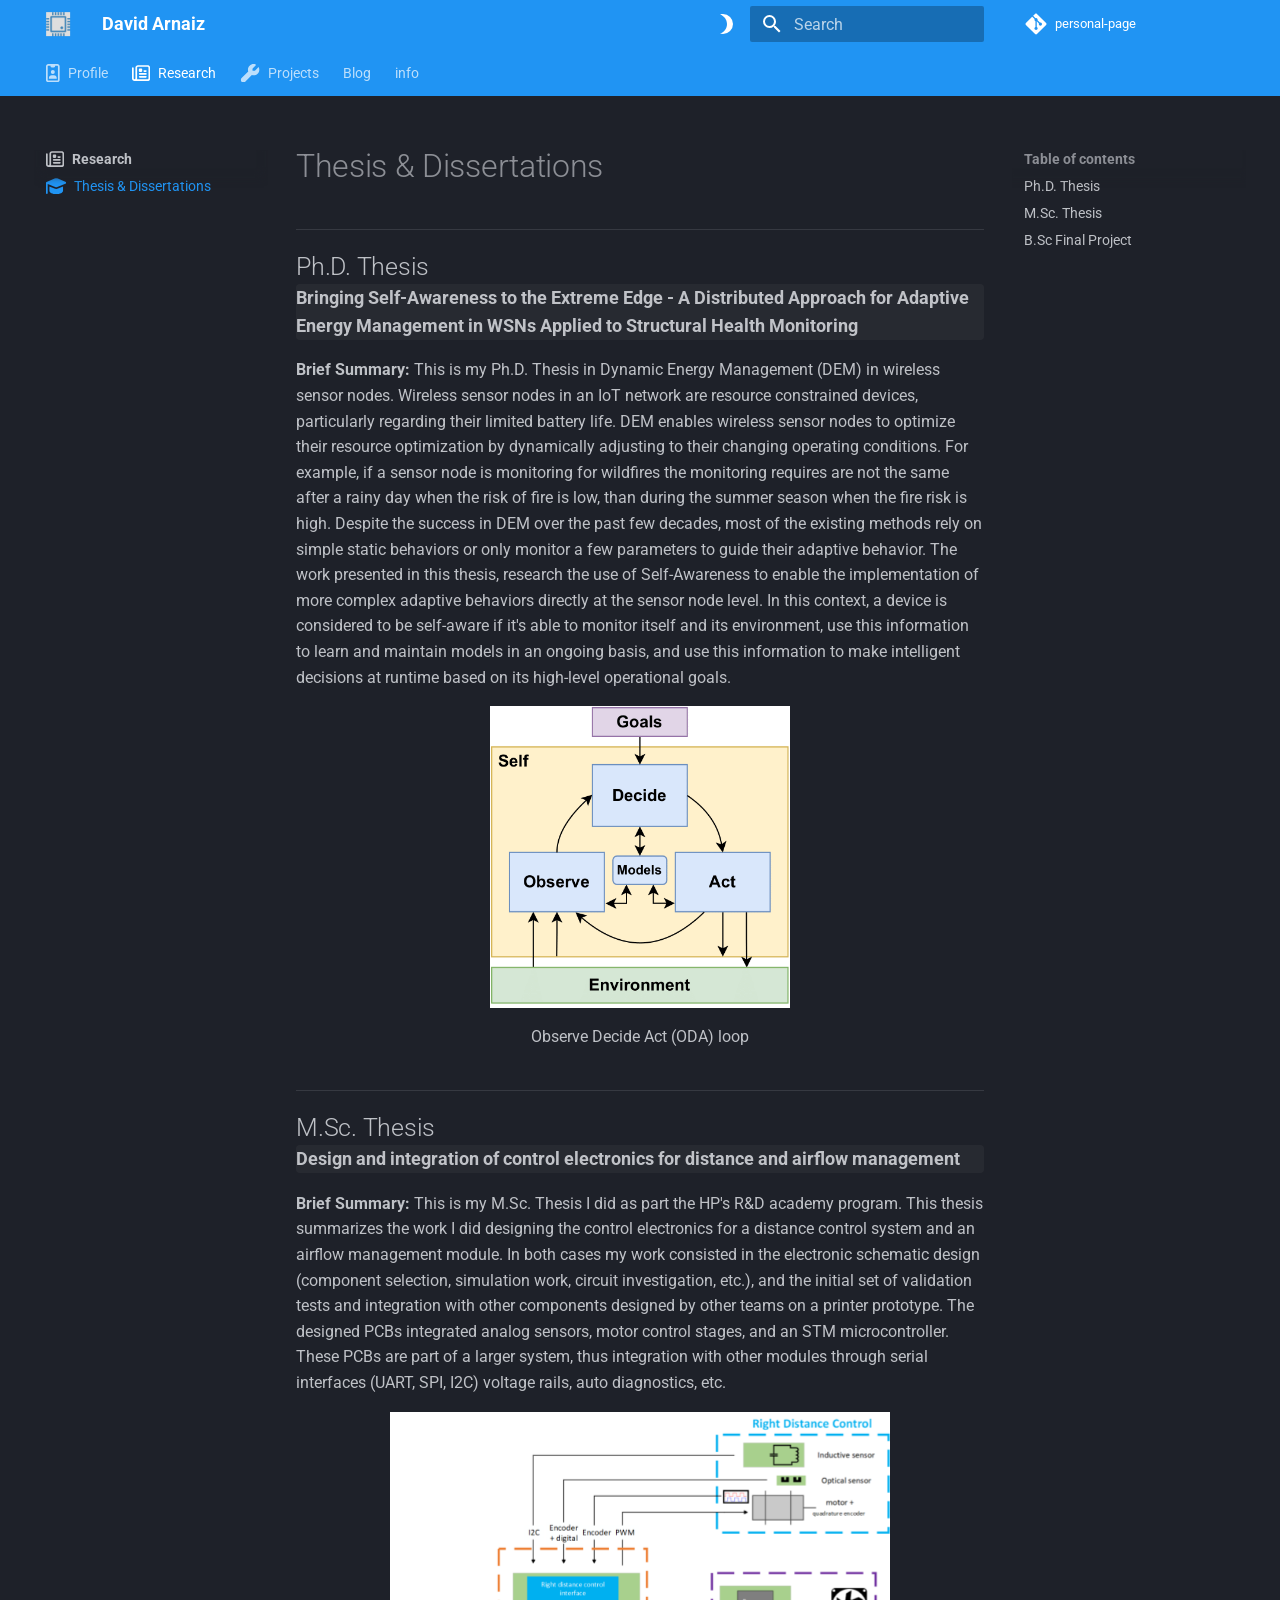
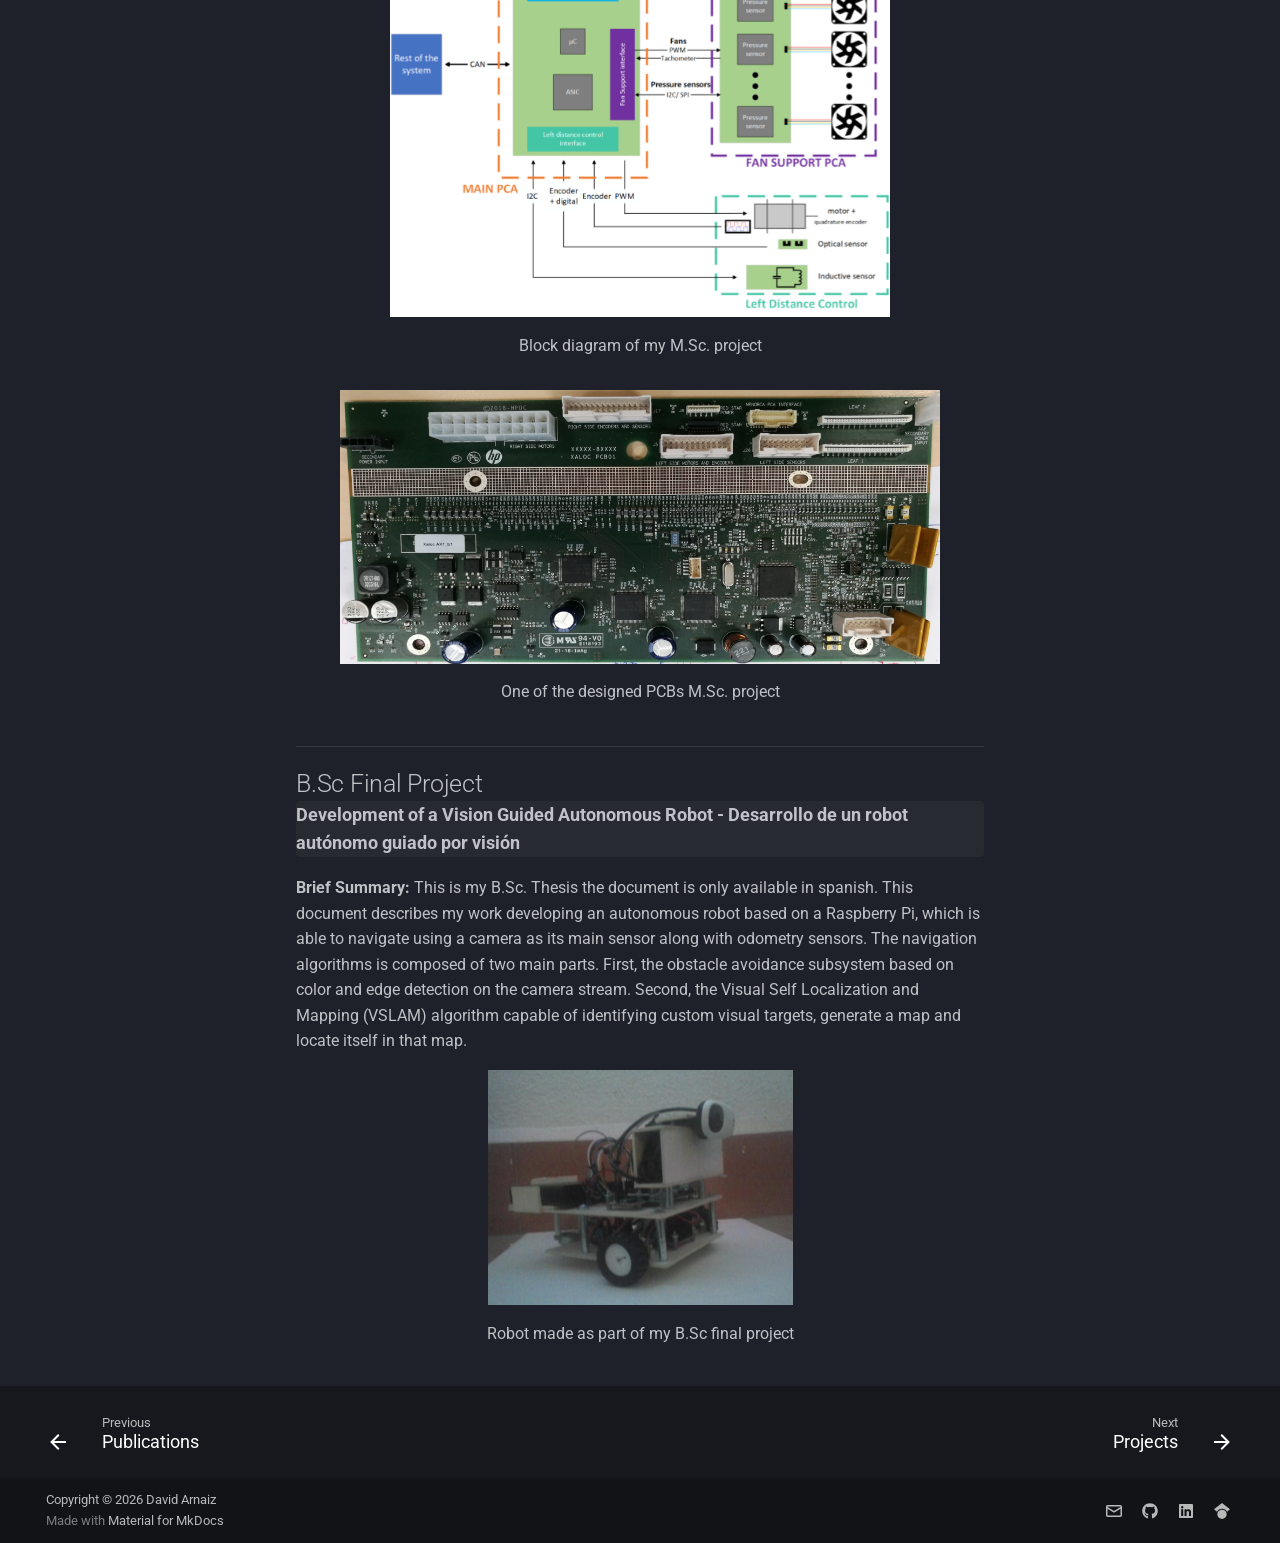
<file: research/thesis/index.html>
<!doctype html>
<html lang="en" class="no-js">
  <head>
    
      <meta charset="utf-8">
      <meta name="viewport" content="width=device-width,initial-scale=1">
      
        <meta name="description" content="List of the bachelors, masters and PhD thesis in electronics engineering made by David Arnaiz.">
      
      
      
        <link rel="canonical" href="https://electronplant.github.io/personal-page/research/thesis/">
      
      
        <link rel="prev" href="../">
      
      
        <link rel="next" href="../../projects/">
      
      
        
      
      
      <link rel="icon" href="../../assets/imgs/test_icon.png">
      <meta name="generator" content="mkdocs-1.6.1, mkdocs-material-9.7.7">
    
    
      
        <title>Thesis & Dissertations - David Arnaiz</title>
      
    
    
      <link rel="stylesheet" href="../../assets/stylesheets/main.ec1eaa64.min.css">
      
        
        <link rel="stylesheet" href="../../assets/stylesheets/palette.ab4e12ef.min.css">
      
      


    
    
      
    
    
      
        
        
        <link rel="preconnect" href="https://fonts.gstatic.com" crossorigin>
        <link rel="stylesheet" href="https://fonts.googleapis.com/css?family=Roboto:300,300i,400,400i,700,700i%7CRoboto+Mono:400,400i,700,700i&display=fallback">
        <style>:root{--md-text-font:"Roboto";--md-code-font:"Roboto Mono"}</style>
      
    
    
      <link rel="stylesheet" href="../../css/print-site.css">
    
      <link rel="stylesheet" href="../../css/print-site-material.css">
    
      <link rel="stylesheet" href="../../extra_style.css">
    
    <script>__md_scope=new URL("../..",location),__md_hash=e=>[...e].reduce(((e,_)=>(e<<5)-e+_.charCodeAt(0)),0),__md_get=(e,_=localStorage,t=__md_scope)=>JSON.parse(_.getItem(t.pathname+"."+e)),__md_set=(e,_,t=localStorage,a=__md_scope)=>{try{t.setItem(a.pathname+"."+e,JSON.stringify(_))}catch(e){}}</script>
    
      

    
    
  
<meta property="og:type" content="website" />
<meta property="og:title" content="Thesis & Dissertations - David Arnaiz" />
<meta property="og:description" content="List of the bachelors, masters and PhD thesis in electronics engineering made by David Arnaiz." />
<meta property="og:image" content="https://electronplant.github.io/personal-page/assets/images/social/research/thesis.png" />
<meta property="og:image:type" content="image/png" />
<meta property="og:image:width" content="1200" />
<meta property="og:image:height" content="630" />
<meta property="og:url" content="https://electronplant.github.io/personal-page/research/thesis/" />
<meta property="twitter:card" content="summary_large_image" />
<meta property="twitter:title" content="Thesis & Dissertations - David Arnaiz" />
<meta property="twitter:description" content="List of the bachelors, masters and PhD thesis in electronics engineering made by David Arnaiz." />
<meta property="twitter:image" content="https://electronplant.github.io/personal-page/assets/images/social/research/thesis.png" />
</head>
  
  
    
    
      
    
    
    
    
    <body dir="ltr" data-md-color-scheme="slate" data-md-color-primary="blue" data-md-color-accent="blue">
  
    
    <input class="md-toggle" data-md-toggle="drawer" type="checkbox" id="__drawer" autocomplete="off">
    <input class="md-toggle" data-md-toggle="search" type="checkbox" id="__search" autocomplete="off">
    <label class="md-overlay" for="__drawer"></label>
    <div data-md-component="skip">
      
        
        <a href="#thesis-dissertations" class="md-skip">
          Skip to content
        </a>
      
    </div>
    <div data-md-component="announce">
      
    </div>
    
    
      

<header class="md-header" data-md-component="header">
  <nav class="md-header__inner md-grid" aria-label="Header">
    <a href="../.." title="David Arnaiz" class="md-header__button md-logo" aria-label="David Arnaiz" data-md-component="logo">
      
  <img src="../../assets/imgs/test_icon.png" alt="logo">

    </a>
    <label class="md-header__button md-icon" for="__drawer">
      
      <svg xmlns="http://www.w3.org/2000/svg" viewBox="0 0 24 24"><path d="M3 6h18v2H3zm0 5h18v2H3zm0 5h18v2H3z"/></svg>
    </label>
    <div class="md-header__title" data-md-component="header-title">
      <div class="md-header__ellipsis">
        <div class="md-header__topic">
          <span class="md-ellipsis">
            David Arnaiz
          </span>
        </div>
        <div class="md-header__topic" data-md-component="header-topic">
          <span class="md-ellipsis">
            
              Thesis & Dissertations
            
          </span>
        </div>
      </div>
    </div>
    
      
        <form class="md-header__option" data-md-component="palette">
  
    
    
    
    <input class="md-option" data-md-color-media="" data-md-color-scheme="slate" data-md-color-primary="blue" data-md-color-accent="blue"  aria-label="Switch to light mode"  type="radio" name="__palette" id="__palette_0">
    
      <label class="md-header__button md-icon" title="Switch to light mode" for="__palette_1" hidden>
        <svg xmlns="http://www.w3.org/2000/svg" viewBox="0 0 24 24"><path d="M9 2c-1.05 0-2.05.16-3 .46 4.06 1.27 7 5.04 7 9.54s-2.94 8.27-7 9.54c.95.3 1.95.46 3 .46a10 10 0 0 0 10-10A10 10 0 0 0 9 2"/></svg>
      </label>
    
  
    
    
    
    <input class="md-option" data-md-color-media="" data-md-color-scheme="default" data-md-color-primary="blue" data-md-color-accent="blue"  aria-label="Switch to dark mode"  type="radio" name="__palette" id="__palette_1">
    
      <label class="md-header__button md-icon" title="Switch to dark mode" for="__palette_0" hidden>
        <svg xmlns="http://www.w3.org/2000/svg" viewBox="0 0 24 24"><path d="M12 8a4 4 0 0 0-4 4 4 4 0 0 0 4 4 4 4 0 0 0 4-4 4 4 0 0 0-4-4m0 10a6 6 0 0 1-6-6 6 6 0 0 1 6-6 6 6 0 0 1 6 6 6 6 0 0 1-6 6m8-9.31V4h-4.69L12 .69 8.69 4H4v4.69L.69 12 4 15.31V20h4.69L12 23.31 15.31 20H20v-4.69L23.31 12z"/></svg>
      </label>
    
  
</form>
      
    
    
      <script>var palette=__md_get("__palette");if(palette&&palette.color){if("(prefers-color-scheme)"===palette.color.media){var media=matchMedia("(prefers-color-scheme: light)"),input=document.querySelector(media.matches?"[data-md-color-media='(prefers-color-scheme: light)']":"[data-md-color-media='(prefers-color-scheme: dark)']");palette.color.media=input.getAttribute("data-md-color-media"),palette.color.scheme=input.getAttribute("data-md-color-scheme"),palette.color.primary=input.getAttribute("data-md-color-primary"),palette.color.accent=input.getAttribute("data-md-color-accent")}for(var[key,value]of Object.entries(palette.color))document.body.setAttribute("data-md-color-"+key,value)}</script>
    
    
    
      
      
        <label class="md-header__button md-icon" for="__search">
          
          <svg xmlns="http://www.w3.org/2000/svg" viewBox="0 0 24 24"><path d="M9.5 3A6.5 6.5 0 0 1 16 9.5c0 1.61-.59 3.09-1.56 4.23l.27.27h.79l5 5-1.5 1.5-5-5v-.79l-.27-.27A6.52 6.52 0 0 1 9.5 16 6.5 6.5 0 0 1 3 9.5 6.5 6.5 0 0 1 9.5 3m0 2C7 5 5 7 5 9.5S7 14 9.5 14 14 12 14 9.5 12 5 9.5 5"/></svg>
        </label>
        <div class="md-search" data-md-component="search" role="dialog">
  <label class="md-search__overlay" for="__search"></label>
  <div class="md-search__inner" role="search">
    <form class="md-search__form" name="search">
      <input type="text" class="md-search__input" name="query" aria-label="Search" placeholder="Search" autocapitalize="off" autocorrect="off" autocomplete="off" spellcheck="false" data-md-component="search-query" required>
      <label class="md-search__icon md-icon" for="__search">
        
        <svg xmlns="http://www.w3.org/2000/svg" viewBox="0 0 24 24"><path d="M9.5 3A6.5 6.5 0 0 1 16 9.5c0 1.61-.59 3.09-1.56 4.23l.27.27h.79l5 5-1.5 1.5-5-5v-.79l-.27-.27A6.52 6.52 0 0 1 9.5 16 6.5 6.5 0 0 1 3 9.5 6.5 6.5 0 0 1 9.5 3m0 2C7 5 5 7 5 9.5S7 14 9.5 14 14 12 14 9.5 12 5 9.5 5"/></svg>
        
        <svg xmlns="http://www.w3.org/2000/svg" viewBox="0 0 24 24"><path d="M20 11v2H8l5.5 5.5-1.42 1.42L4.16 12l7.92-7.92L13.5 5.5 8 11z"/></svg>
      </label>
      <nav class="md-search__options" aria-label="Search">
        
        <button type="reset" class="md-search__icon md-icon" title="Clear" aria-label="Clear" tabindex="-1">
          
          <svg xmlns="http://www.w3.org/2000/svg" viewBox="0 0 24 24"><path d="M19 6.41 17.59 5 12 10.59 6.41 5 5 6.41 10.59 12 5 17.59 6.41 19 12 13.41 17.59 19 19 17.59 13.41 12z"/></svg>
        </button>
      </nav>
      
    </form>
    <div class="md-search__output">
      <div class="md-search__scrollwrap" tabindex="0" data-md-scrollfix>
        <div class="md-search-result" data-md-component="search-result">
          <div class="md-search-result__meta">
            Initializing search
          </div>
          <ol class="md-search-result__list" role="presentation"></ol>
        </div>
      </div>
    </div>
  </div>
</div>
      
    
    
      <div class="md-header__source">
        <a href="https://github.com/ElectronPlant/personal-page/" title="Go to repository" class="md-source" data-md-component="source">
  <div class="md-source__icon md-icon">
    
    <svg xmlns="http://www.w3.org/2000/svg" viewBox="0 0 448 512"><!--! Font Awesome Free 7.1.0 by @fontawesome - https://fontawesome.com License - https://fontawesome.com/license/free (Icons: CC BY 4.0, Fonts: SIL OFL 1.1, Code: MIT License) Copyright 2025 Fonticons, Inc.--><path d="M439.6 236.1 244 40.5c-5.4-5.5-12.8-8.5-20.4-8.5s-15 3-20.4 8.4L162.5 81l51.5 51.5c27.1-9.1 52.7 16.8 43.4 43.7l49.7 49.7c34.2-11.8 61.2 31 35.5 56.7-26.5 26.5-70.2-2.9-56-37.3L240.3 199v121.9c25.3 12.5 22.3 41.8 9.1 55-6.4 6.4-15.2 10.1-24.3 10.1s-17.8-3.6-24.3-10.1c-17.6-17.6-11.1-46.9 11.2-56v-123c-20.8-8.5-24.6-30.7-18.6-45L142.6 101 8.5 235.1C3 240.6 0 247.9 0 255.5s3 15 8.5 20.4l195.6 195.7c5.4 5.4 12.7 8.4 20.4 8.4s15-3 20.4-8.4l194.7-194.7c5.4-5.4 8.4-12.8 8.4-20.4s-3-15-8.4-20.4"/></svg>
  </div>
  <div class="md-source__repository">
    personal-page
  </div>
</a>
      </div>
    
  </nav>
  
</header>
    
    <div class="md-container" data-md-component="container">
      
      
        
          
            
<nav class="md-tabs" aria-label="Tabs" data-md-component="tabs">
  <div class="md-grid">
    <ul class="md-tabs__list">
      
        
  
  
  
  
    <li class="md-tabs__item">
      <a href="../.." class="md-tabs__link">
        
  
  
    
      <svg xmlns="http://www.w3.org/2000/svg" viewBox="0 0 384 512"><!--! Font Awesome Free 7.1.0 by @fontawesome - https://fontawesome.com License - https://fontawesome.com/license/free (Icons: CC BY 4.0, Fonts: SIL OFL 1.1, Code: MIT License) Copyright 2025 Fonticons, Inc.--><path d="M256 48v16c0 17.7-14.3 32-32 32h-64c-17.7 0-32-14.3-32-32V48H64c-8.8 0-16 7.2-16 16v384c0 8.8 7.2 16 16 16h256c8.8 0 16-7.2 16-16V64c0-8.8-7.2-16-16-16zM0 64C0 28.7 28.7 0 64 0h256c35.3 0 64 28.7 64 64v384c0 35.3-28.7 64-64 64H64c-35.3 0-64-28.7-64-64zm160 256h64c44.2 0 80 35.8 80 80 0 8.8-7.2 16-16 16H96c-8.8 0-16-7.2-16-16 0-44.2 35.8-80 80-80m-24-96a56 56 0 1 1 112 0 56 56 0 1 1-112 0"/></svg>
    
  
  Profile

      </a>
    </li>
  

      
        
  
  
  
    
  
  
    
    
      <li class="md-tabs__item md-tabs__item--active">
        <a href="../" class="md-tabs__link">
          
  
  
    
      <svg xmlns="http://www.w3.org/2000/svg" viewBox="0 0 512 512"><!--! Font Awesome Free 7.1.0 by @fontawesome - https://fontawesome.com License - https://fontawesome.com/license/free (Icons: CC BY 4.0, Fonts: SIL OFL 1.1, Code: MIT License) Copyright 2025 Fonticons, Inc.--><path d="M168 80c-13.3 0-24 10.7-24 24v304c0 8.4-1.4 16.5-4.1 24H440c13.3 0 24-10.7 24-24V104c0-13.3-10.7-24-24-24zM72 480c-39.8 0-72-32.2-72-72V112c0-13.3 10.7-24 24-24s24 10.7 24 24v296c0 13.3 10.7 24 24 24s24-10.7 24-24V104c0-39.8 32.2-72 72-72h272c39.8 0 72 32.2 72 72v304c0 39.8-32.2 72-72 72zm120-328c0-13.3 10.7-24 24-24h48c13.3 0 24 10.7 24 24v48c0 13.3-10.7 24-24 24h-48c-13.3 0-24-10.7-24-24zm152 24h48c13.3 0 24 10.7 24 24s-10.7 24-24 24h-48c-13.3 0-24-10.7-24-24s10.7-24 24-24m-128 80h176c13.3 0 24 10.7 24 24s-10.7 24-24 24H216c-13.3 0-24-10.7-24-24s10.7-24 24-24m0 80h176c13.3 0 24 10.7 24 24s-10.7 24-24 24H216c-13.3 0-24-10.7-24-24s10.7-24 24-24"/></svg>
    
  
  Research

        </a>
      </li>
    
  

      
        
  
  
  
  
    
    
      <li class="md-tabs__item">
        <a href="../../projects/" class="md-tabs__link">
          
  
  
    
      <svg xmlns="http://www.w3.org/2000/svg" viewBox="0 0 576 512"><!--! Font Awesome Free 7.1.0 by @fontawesome - https://fontawesome.com License - https://fontawesome.com/license/free (Icons: CC BY 4.0, Fonts: SIL OFL 1.1, Code: MIT License) Copyright 2025 Fonticons, Inc.--><path d="M509.4 98.6c7.6-7.6 20.3-5.7 24.1 4.3 6.8 17.7 10.5 37 10.5 57.1 0 88.4-71.6 160-160 160-17.5 0-34.4-2.8-50.2-8L146.9 498.9c-28.1 28.1-73.7 28.1-101.8 0s-28.1-73.7 0-101.8L232 210.2c-5.2-15.8-8-32.6-8-50.2C224 71.6 295.6 0 384 0c20.1 0 39.4 3.7 57.1 10.5 10 3.8 11.8 16.5 4.3 24.1l-88.7 88.7c-3 3-4.7 7.1-4.7 11.3V176c0 8.8 7.2 16 16 16h41.4c4.2 0 8.3-1.7 11.3-4.7z"/></svg>
    
  
  Projects

        </a>
      </li>
    
  

      
        
  
  
  
  
    
    
      <li class="md-tabs__item">
        <a href="../../blog/" class="md-tabs__link">
          
  
  
    
  
  Blog

        </a>
      </li>
    
  

      
        
  
  
  
  
    <li class="md-tabs__item">
      <a href="../../info/" class="md-tabs__link">
        
  
  
    
  
  info

      </a>
    </li>
  

      
    </ul>
  </div>
</nav>
          
        
      
      <main class="md-main" data-md-component="main">
        <div class="md-main__inner md-grid">
          
            
              
              <div class="md-sidebar md-sidebar--primary" data-md-component="sidebar" data-md-type="navigation" >
                <div class="md-sidebar__scrollwrap">
                  <div class="md-sidebar__inner">
                    


  


<nav class="md-nav md-nav--primary md-nav--lifted" aria-label="Navigation" data-md-level="0">
  <label class="md-nav__title" for="__drawer">
    <a href="../.." title="David Arnaiz" class="md-nav__button md-logo" aria-label="David Arnaiz" data-md-component="logo">
      
  <img src="../../assets/imgs/test_icon.png" alt="logo">

    </a>
    David Arnaiz
  </label>
  
    <div class="md-nav__source">
      <a href="https://github.com/ElectronPlant/personal-page/" title="Go to repository" class="md-source" data-md-component="source">
  <div class="md-source__icon md-icon">
    
    <svg xmlns="http://www.w3.org/2000/svg" viewBox="0 0 448 512"><!--! Font Awesome Free 7.1.0 by @fontawesome - https://fontawesome.com License - https://fontawesome.com/license/free (Icons: CC BY 4.0, Fonts: SIL OFL 1.1, Code: MIT License) Copyright 2025 Fonticons, Inc.--><path d="M439.6 236.1 244 40.5c-5.4-5.5-12.8-8.5-20.4-8.5s-15 3-20.4 8.4L162.5 81l51.5 51.5c27.1-9.1 52.7 16.8 43.4 43.7l49.7 49.7c34.2-11.8 61.2 31 35.5 56.7-26.5 26.5-70.2-2.9-56-37.3L240.3 199v121.9c25.3 12.5 22.3 41.8 9.1 55-6.4 6.4-15.2 10.1-24.3 10.1s-17.8-3.6-24.3-10.1c-17.6-17.6-11.1-46.9 11.2-56v-123c-20.8-8.5-24.6-30.7-18.6-45L142.6 101 8.5 235.1C3 240.6 0 247.9 0 255.5s3 15 8.5 20.4l195.6 195.7c5.4 5.4 12.7 8.4 20.4 8.4s15-3 20.4-8.4l194.7-194.7c5.4-5.4 8.4-12.8 8.4-20.4s-3-15-8.4-20.4"/></svg>
  </div>
  <div class="md-source__repository">
    personal-page
  </div>
</a>
    </div>
  
  <ul class="md-nav__list" data-md-scrollfix>
    
      
      
  
  
  
  
    <li class="md-nav__item">
      <a href="../.." class="md-nav__link">
        
  
  
    <svg xmlns="http://www.w3.org/2000/svg" viewBox="0 0 384 512"><!--! Font Awesome Free 7.1.0 by @fontawesome - https://fontawesome.com License - https://fontawesome.com/license/free (Icons: CC BY 4.0, Fonts: SIL OFL 1.1, Code: MIT License) Copyright 2025 Fonticons, Inc.--><path d="M256 48v16c0 17.7-14.3 32-32 32h-64c-17.7 0-32-14.3-32-32V48H64c-8.8 0-16 7.2-16 16v384c0 8.8 7.2 16 16 16h256c8.8 0 16-7.2 16-16V64c0-8.8-7.2-16-16-16zM0 64C0 28.7 28.7 0 64 0h256c35.3 0 64 28.7 64 64v384c0 35.3-28.7 64-64 64H64c-35.3 0-64-28.7-64-64zm160 256h64c44.2 0 80 35.8 80 80 0 8.8-7.2 16-16 16H96c-8.8 0-16-7.2-16-16 0-44.2 35.8-80 80-80m-24-96a56 56 0 1 1 112 0 56 56 0 1 1-112 0"/></svg>
  
  <span class="md-ellipsis">
    
  
    Profile
  

    
  </span>
  
  

      </a>
    </li>
  

    
      
      
  
  
    
  
  
  
    
    
      
        
          
        
      
        
      
    
    
    
      
        
        
      
      
    
    
    <li class="md-nav__item md-nav__item--active md-nav__item--section md-nav__item--nested">
      
        
        
        <input class="md-nav__toggle md-toggle " type="checkbox" id="__nav_2" checked>
        
          
          <div class="md-nav__link md-nav__container">
            <a href="../" class="md-nav__link ">
              
  
  
    <svg xmlns="http://www.w3.org/2000/svg" viewBox="0 0 512 512"><!--! Font Awesome Free 7.1.0 by @fontawesome - https://fontawesome.com License - https://fontawesome.com/license/free (Icons: CC BY 4.0, Fonts: SIL OFL 1.1, Code: MIT License) Copyright 2025 Fonticons, Inc.--><path d="M168 80c-13.3 0-24 10.7-24 24v304c0 8.4-1.4 16.5-4.1 24H440c13.3 0 24-10.7 24-24V104c0-13.3-10.7-24-24-24zM72 480c-39.8 0-72-32.2-72-72V112c0-13.3 10.7-24 24-24s24 10.7 24 24v296c0 13.3 10.7 24 24 24s24-10.7 24-24V104c0-39.8 32.2-72 72-72h272c39.8 0 72 32.2 72 72v304c0 39.8-32.2 72-72 72zm120-328c0-13.3 10.7-24 24-24h48c13.3 0 24 10.7 24 24v48c0 13.3-10.7 24-24 24h-48c-13.3 0-24-10.7-24-24zm152 24h48c13.3 0 24 10.7 24 24s-10.7 24-24 24h-48c-13.3 0-24-10.7-24-24s10.7-24 24-24m-128 80h176c13.3 0 24 10.7 24 24s-10.7 24-24 24H216c-13.3 0-24-10.7-24-24s10.7-24 24-24m0 80h176c13.3 0 24 10.7 24 24s-10.7 24-24 24H216c-13.3 0-24-10.7-24-24s10.7-24 24-24"/></svg>
  
  <span class="md-ellipsis">
    
  
    Research
  

    
  </span>
  
  

            </a>
            
              
              <label class="md-nav__link " for="__nav_2" id="__nav_2_label" tabindex="">
                <span class="md-nav__icon md-icon"></span>
              </label>
            
          </div>
        
        <nav class="md-nav" data-md-level="1" aria-labelledby="__nav_2_label" aria-expanded="true">
          <label class="md-nav__title" for="__nav_2">
            <span class="md-nav__icon md-icon"></span>
            
  
    Research
  

          </label>
          <ul class="md-nav__list" data-md-scrollfix>
            
              
            
              
                
  
  
    
  
  
  
    <li class="md-nav__item md-nav__item--active">
      
      <input class="md-nav__toggle md-toggle" type="checkbox" id="__toc">
      
      
        
      
      
        <label class="md-nav__link md-nav__link--active" for="__toc">
          
  
  
    <svg xmlns="http://www.w3.org/2000/svg" viewBox="0 0 576 512"><!--! Font Awesome Free 7.1.0 by @fontawesome - https://fontawesome.com License - https://fontawesome.com/license/free (Icons: CC BY 4.0, Fonts: SIL OFL 1.1, Code: MIT License) Copyright 2025 Fonticons, Inc.--><path d="m48 195.8 209.2 86.1c9.8 4 20.2 6.1 30.8 6.1s21-2.1 30.8-6.1l242.4-99.8c9-3.7 14.8-12.4 14.8-22.1s-5.8-18.4-14.8-22.1L318.8 38.1c-9.8-4-20.2-6.1-30.8-6.1s-21 2.1-30.8 6.1L14.8 137.9C5.8 141.6 0 150.3 0 160v296c0 13.3 10.7 24 24 24s24-10.7 24-24zm48 71.7V384c0 53 86 96 192 96s192-43 192-96V267.4l-142.9 58.9c-15.6 6.4-32.2 9.7-49.1 9.7s-33.5-3.3-49.1-9.7L96 267.4z"/></svg>
  
  <span class="md-ellipsis">
    
  
    Thesis & Dissertations
  

    
  </span>
  
  

          <span class="md-nav__icon md-icon"></span>
        </label>
      
      <a href="./" class="md-nav__link md-nav__link--active">
        
  
  
    <svg xmlns="http://www.w3.org/2000/svg" viewBox="0 0 576 512"><!--! Font Awesome Free 7.1.0 by @fontawesome - https://fontawesome.com License - https://fontawesome.com/license/free (Icons: CC BY 4.0, Fonts: SIL OFL 1.1, Code: MIT License) Copyright 2025 Fonticons, Inc.--><path d="m48 195.8 209.2 86.1c9.8 4 20.2 6.1 30.8 6.1s21-2.1 30.8-6.1l242.4-99.8c9-3.7 14.8-12.4 14.8-22.1s-5.8-18.4-14.8-22.1L318.8 38.1c-9.8-4-20.2-6.1-30.8-6.1s-21 2.1-30.8 6.1L14.8 137.9C5.8 141.6 0 150.3 0 160v296c0 13.3 10.7 24 24 24s24-10.7 24-24zm48 71.7V384c0 53 86 96 192 96s192-43 192-96V267.4l-142.9 58.9c-15.6 6.4-32.2 9.7-49.1 9.7s-33.5-3.3-49.1-9.7L96 267.4z"/></svg>
  
  <span class="md-ellipsis">
    
  
    Thesis & Dissertations
  

    
  </span>
  
  

      </a>
      
        

<nav class="md-nav md-nav--secondary" aria-label="Table of contents">
  
  
  
    
  
  
    <label class="md-nav__title" for="__toc">
      <span class="md-nav__icon md-icon"></span>
      Table of contents
    </label>
    <ul class="md-nav__list" data-md-component="toc" data-md-scrollfix>
      
        <li class="md-nav__item">
  <a href="#phd-thesis" class="md-nav__link">
    <span class="md-ellipsis">
      
        Ph.D. Thesis
      
    </span>
  </a>
  
</li>
      
        <li class="md-nav__item">
  <a href="#msc-thesis" class="md-nav__link">
    <span class="md-ellipsis">
      
        M.Sc. Thesis
      
    </span>
  </a>
  
</li>
      
        <li class="md-nav__item">
  <a href="#bsc-final-project" class="md-nav__link">
    <span class="md-ellipsis">
      
        B.Sc Final Project
      
    </span>
  </a>
  
</li>
      
    </ul>
  
</nav>
      
    </li>
  

              
            
          </ul>
        </nav>
      
    </li>
  

    
      
      
  
  
  
  
    
    
      
        
          
        
      
    
    
    
      
      
    
    
    <li class="md-nav__item md-nav__item--nested">
      
        
        
        <input class="md-nav__toggle md-toggle " type="checkbox" id="__nav_3" >
        
          
          <div class="md-nav__link md-nav__container">
            <a href="../../projects/" class="md-nav__link ">
              
  
  
    <svg xmlns="http://www.w3.org/2000/svg" viewBox="0 0 576 512"><!--! Font Awesome Free 7.1.0 by @fontawesome - https://fontawesome.com License - https://fontawesome.com/license/free (Icons: CC BY 4.0, Fonts: SIL OFL 1.1, Code: MIT License) Copyright 2025 Fonticons, Inc.--><path d="M509.4 98.6c7.6-7.6 20.3-5.7 24.1 4.3 6.8 17.7 10.5 37 10.5 57.1 0 88.4-71.6 160-160 160-17.5 0-34.4-2.8-50.2-8L146.9 498.9c-28.1 28.1-73.7 28.1-101.8 0s-28.1-73.7 0-101.8L232 210.2c-5.2-15.8-8-32.6-8-50.2C224 71.6 295.6 0 384 0c20.1 0 39.4 3.7 57.1 10.5 10 3.8 11.8 16.5 4.3 24.1l-88.7 88.7c-3 3-4.7 7.1-4.7 11.3V176c0 8.8 7.2 16 16 16h41.4c4.2 0 8.3-1.7 11.3-4.7z"/></svg>
  
  <span class="md-ellipsis">
    
  
    Projects
  

    
  </span>
  
  

            </a>
            
          </div>
        
        <nav class="md-nav" data-md-level="1" aria-labelledby="__nav_3_label" aria-expanded="false">
          <label class="md-nav__title" for="__nav_3">
            <span class="md-nav__icon md-icon"></span>
            
  
    Projects
  

          </label>
          <ul class="md-nav__list" data-md-scrollfix>
            
              
            
          </ul>
        </nav>
      
    </li>
  

    
      
      
  
  
  
  
    
    
      
        
          
        
      
        
      
    
    
    
      
      
    
    
    <li class="md-nav__item md-nav__item--nested">
      
        
        
        <input class="md-nav__toggle md-toggle " type="checkbox" id="__nav_4" >
        
          
          <div class="md-nav__link md-nav__container">
            <a href="../../blog/" class="md-nav__link ">
              
  
  
  <span class="md-ellipsis">
    
  
    Blog
  

    
  </span>
  
  

            </a>
            
              
              <label class="md-nav__link " for="__nav_4" id="__nav_4_label" tabindex="0">
                <span class="md-nav__icon md-icon"></span>
              </label>
            
          </div>
        
        <nav class="md-nav" data-md-level="1" aria-labelledby="__nav_4_label" aria-expanded="false">
          <label class="md-nav__title" for="__nav_4">
            <span class="md-nav__icon md-icon"></span>
            
  
    Blog
  

          </label>
          <ul class="md-nav__list" data-md-scrollfix>
            
              
            
              
                
  
  
  
  
    <li class="md-nav__item">
      <a href="../.." class="md-nav__link">
        
  
  
  <span class="md-ellipsis">
    
  
    Archive
  

    
  </span>
  
  

      </a>
    </li>
  

              
            
          </ul>
        </nav>
      
    </li>
  

    
      
      
  
  
  
  
    <li class="md-nav__item">
      <a href="../../info/" class="md-nav__link">
        
  
  
  <span class="md-ellipsis">
    
  
    info
  

    
  </span>
  
  

      </a>
    </li>
  

    
  </ul>
</nav>
                  </div>
                </div>
              </div>
            
            
              
              <div class="md-sidebar md-sidebar--secondary" data-md-component="sidebar" data-md-type="toc" >
                <div class="md-sidebar__scrollwrap">
                  <div class="md-sidebar__inner">
                    

<nav class="md-nav md-nav--secondary" aria-label="Table of contents">
  
  
  
    
  
  
    <label class="md-nav__title" for="__toc">
      <span class="md-nav__icon md-icon"></span>
      Table of contents
    </label>
    <ul class="md-nav__list" data-md-component="toc" data-md-scrollfix>
      
        <li class="md-nav__item">
  <a href="#phd-thesis" class="md-nav__link">
    <span class="md-ellipsis">
      
        Ph.D. Thesis
      
    </span>
  </a>
  
</li>
      
        <li class="md-nav__item">
  <a href="#msc-thesis" class="md-nav__link">
    <span class="md-ellipsis">
      
        M.Sc. Thesis
      
    </span>
  </a>
  
</li>
      
        <li class="md-nav__item">
  <a href="#bsc-final-project" class="md-nav__link">
    <span class="md-ellipsis">
      
        B.Sc Final Project
      
    </span>
  </a>
  
</li>
      
    </ul>
  
</nav>
                  </div>
                </div>
              </div>
            
          
          
            <div class="md-content" data-md-component="content">
              
              <article class="md-content__inner md-typeset">
                
                  


  
  


<h1 id="thesis-dissertations">Thesis &amp; Dissertations</h1>
<hr />
<h2 id="phd-thesis">Ph.D. Thesis</h2>
<p class="pub-title-first">
    <a target="_blank" rel="noopener noreferrer" href="http://dx.doi.org/10.5821/dissertation-2117-424246" title="PhD thesis">
        Bringing Self-Awareness to the Extreme Edge - A Distributed Approach for Adaptive Energy Management in WSNs Applied to Structural Health Monitoring
    </a>
</p>
<p><strong>Brief Summary:</strong>
This is my Ph.D. Thesis in Dynamic Energy Management (DEM) in wireless sensor nodes. Wireless sensor nodes in an IoT network are resource constrained devices, particularly regarding their limited battery life. DEM enables wireless sensor nodes to optimize their resource optimization by dynamically adjusting to their changing operating conditions. For example, if a sensor node is monitoring for wildfires the monitoring requires are not the same after a rainy day when the risk of fire is low, than during the summer season when the fire risk is high. Despite the success in DEM over the past few decades, most of the existing methods rely on simple static behaviors or only monitor a few parameters to guide their adaptive behavior. The work presented in this thesis, research the use of Self-Awareness to enable the implementation of more complex adaptive behaviors directly at the sensor node level. In this context, a device is considered to be self-aware if it's able to monitor itself and its environment, use this information to learn and maintain models in an ongoing basis, and use this information to make intelligent decisions at runtime based on its high-level operational goals.</p>
<figure>
  <img alt="ODA Loop" src="../../assets/imgs/research/oda_loop-1.png" width="300" />
<br />
<p class="figure-captions">Observe Decide Act (ODA) loop</p>
</figure>
<hr />
<h2 id="msc-thesis">M.Sc. Thesis</h2>
<p class="pub-title-first">
    <a target="_blank" rel="noopener noreferrer" href="https://upcommons.upc.edu/handle/2117/124315" title="Masters thesis">
        Design and integration of control electronics for distance and airflow management
    </a>
</p>
<p><strong>Brief Summary:</strong>
This is my M.Sc. Thesis I did as part the HP's R&amp;D academy program. This thesis summarizes the work I did designing the control electronics for a distance control system and an airflow management module. In both cases my work consisted in the electronic schematic design (component selection, simulation work, circuit investigation, etc.), and the initial set of validation tests and integration with other components designed by other teams on a printer prototype. The designed PCBs integrated analog sensors, motor control stages, and an STM microcontroller. These PCBs are part of a larger system, thus integration with other modules through serial interfaces (UART, SPI, I2C) voltage rails, auto diagnostics, etc.</p>
<figure>
  <img alt="M.Sc. Thesis Block Diagram" src="../../assets/imgs/research/tfm_block_diagram.png" width="500" />
<br />
<p class="figure-captions">Block diagram of my M.Sc. project</p>
</figure>
<figure>
  <img alt="M.Sc. PCB example" src="../../assets/imgs/research/tfm_pcb.png" width="600" />
<br />
<p class="figure-captions">One of the designed PCBs M.Sc. project</p>
</figure>
<hr />
<h2 id="bsc-final-project">B.Sc Final Project</h2>
<p class="pub-title-first">
    <a target="_blank" rel="noopener noreferrer" href="https://drive.google.com/file/d/170bi9dNDOwZmmE8zO6q15ySLHxuf0xw4/view?usp=drive_link" title="B.Sc">
        Development of a Vision Guided Autonomous Robot - Desarrollo de un robot autónomo guiado por visión
    </a>
</p>
<p><strong>Brief Summary:</strong>
This is my B.Sc. Thesis the document is only available in spanish. This document describes my work developing an autonomous robot based on a Raspberry Pi, which is able to navigate using a camera as its main sensor along with odometry sensors. The navigation algorithms is composed of two main parts. First, the obstacle avoidance subsystem based on color and edge detection on the camera stream. Second, the Visual Self Localization and Mapping (VSLAM) algorithm capable of identifying custom visual targets, generate a map and locate itself in that map.</p>
<figure>
  <img alt="Final Project Robot" src="../../assets/imgs/research/tfg_robot.png" />
<br />
<p class="figure-captions">Robot made as part of my B.Sc final project</p>
</figure>







  
  






                
              </article>
            </div>
          
          
<script>var target=document.getElementById(location.hash.slice(1));target&&target.name&&(target.checked=target.name.startsWith("__tabbed_"))</script>
        </div>
        
          <button type="button" class="md-top md-icon" data-md-component="top" hidden>
  
  <svg xmlns="http://www.w3.org/2000/svg" viewBox="0 0 24 24"><path d="M13 20h-2V8l-5.5 5.5-1.42-1.42L12 4.16l7.92 7.92-1.42 1.42L13 8z"/></svg>
  Back to top
</button>
        
      </main>
      
        <footer class="md-footer">
  
    
      
      <nav class="md-footer__inner md-grid" aria-label="Footer" >
        
          
          <a href="../" class="md-footer__link md-footer__link--prev" aria-label="Previous: Publications">
            <div class="md-footer__button md-icon">
              
              <svg xmlns="http://www.w3.org/2000/svg" viewBox="0 0 24 24"><path d="M20 11v2H8l5.5 5.5-1.42 1.42L4.16 12l7.92-7.92L13.5 5.5 8 11z"/></svg>
            </div>
            <div class="md-footer__title">
              <span class="md-footer__direction">
                Previous
              </span>
              <div class="md-ellipsis">
                Publications
              </div>
            </div>
          </a>
        
        
          
          <a href="../../projects/" class="md-footer__link md-footer__link--next" aria-label="Next: Projects">
            <div class="md-footer__title">
              <span class="md-footer__direction">
                Next
              </span>
              <div class="md-ellipsis">
                Projects
              </div>
            </div>
            <div class="md-footer__button md-icon">
              
              <svg xmlns="http://www.w3.org/2000/svg" viewBox="0 0 24 24"><path d="M4 11v2h12l-5.5 5.5 1.42 1.42L19.84 12l-7.92-7.92L10.5 5.5 16 11z"/></svg>
            </div>
          </a>
        
      </nav>
    
  
  <div class="md-footer-meta md-typeset">
    <div class="md-footer-meta__inner md-grid">
      <div class="md-copyright">
  
    <div class="md-copyright__highlight">
      Copyright © 2026 David Arnaiz
    </div>
  
  
    Made with
    <a href="https://squidfunk.github.io/mkdocs-material/" target="_blank" rel="noopener">
      Material for MkDocs
    </a>
  
</div>
      
        
<div class="md-social">
  
    
    
    
    
      
      
    
    <a href="mailto://electronplant@gmail.com" target="_blank" rel="noopener" title="electronplant@gmail.com" class="md-social__link">
      <svg xmlns="http://www.w3.org/2000/svg" viewBox="0 0 16 16"><path d="M1.75 2h12.5c.966 0 1.75.784 1.75 1.75v8.5A1.75 1.75 0 0 1 14.25 14H1.75A1.75 1.75 0 0 1 0 12.25v-8.5C0 2.784.784 2 1.75 2M1.5 12.251c0 .138.112.25.25.25h12.5a.25.25 0 0 0 .25-.25V5.809L8.38 9.397a.75.75 0 0 1-.76 0L1.5 5.809zm13-8.181v-.32a.25.25 0 0 0-.25-.25H1.75a.25.25 0 0 0-.25.25v.32L8 7.88Z"/></svg>
    </a>
  
    
    
    
    
      
      
    
    <a href="https://github.com/ElectronPlant" target="_blank" rel="noopener" title="github.com" class="md-social__link">
      <svg xmlns="http://www.w3.org/2000/svg" viewBox="0 0 512 512"><!--! Font Awesome Free 7.1.0 by @fontawesome - https://fontawesome.com License - https://fontawesome.com/license/free (Icons: CC BY 4.0, Fonts: SIL OFL 1.1, Code: MIT License) Copyright 2025 Fonticons, Inc.--><path d="M173.9 397.4c0 2-2.3 3.6-5.2 3.6-3.3.3-5.6-1.3-5.6-3.6 0-2 2.3-3.6 5.2-3.6 3-.3 5.6 1.3 5.6 3.6m-31.1-4.5c-.7 2 1.3 4.3 4.3 4.9 2.6 1 5.6 0 6.2-2s-1.3-4.3-4.3-5.2c-2.6-.7-5.5.3-6.2 2.3m44.2-1.7c-2.9.7-4.9 2.6-4.6 4.9.3 2 2.9 3.3 5.9 2.6 2.9-.7 4.9-2.6 4.6-4.6-.3-1.9-3-3.2-5.9-2.9M252.8 8C114.1 8 8 113.3 8 252c0 110.9 69.8 205.8 169.5 239.2 12.8 2.3 17.3-5.6 17.3-12.1 0-6.2-.3-40.4-.3-61.4 0 0-70 15-84.7-29.8 0 0-11.4-29.1-27.8-36.6 0 0-22.9-15.7 1.6-15.4 0 0 24.9 2 38.6 25.8 21.9 38.6 58.6 27.5 72.9 20.9 2.3-16 8.8-27.1 16-33.7-55.9-6.2-112.3-14.3-112.3-110.5 0-27.5 7.6-41.3 23.6-58.9-2.6-6.5-11.1-33.3 2.6-67.9 20.9-6.5 69 27 69 27 20-5.6 41.5-8.5 62.8-8.5s42.8 2.9 62.8 8.5c0 0 48.1-33.6 69-27 13.7 34.7 5.2 61.4 2.6 67.9 16 17.7 25.8 31.5 25.8 58.9 0 96.5-58.9 104.2-114.8 110.5 9.2 7.9 17 22.9 17 46.4 0 33.7-.3 75.4-.3 83.6 0 6.5 4.6 14.4 17.3 12.1C436.2 457.8 504 362.9 504 252 504 113.3 391.5 8 252.8 8M105.2 352.9c-1.3 1-1 3.3.7 5.2 1.6 1.6 3.9 2.3 5.2 1 1.3-1 1-3.3-.7-5.2-1.6-1.6-3.9-2.3-5.2-1m-10.8-8.1c-.7 1.3.3 2.9 2.3 3.9 1.6 1 3.6.7 4.3-.7.7-1.3-.3-2.9-2.3-3.9-2-.6-3.6-.3-4.3.7m32.4 35.6c-1.6 1.3-1 4.3 1.3 6.2 2.3 2.3 5.2 2.6 6.5 1 1.3-1.3.7-4.3-1.3-6.2-2.2-2.3-5.2-2.6-6.5-1m-11.4-14.7c-1.6 1-1.6 3.6 0 5.9s4.3 3.3 5.6 2.3c1.6-1.3 1.6-3.9 0-6.2-1.4-2.3-4-3.3-5.6-2"/></svg>
    </a>
  
    
    
    
    
      
      
    
    <a href="https://www.linkedin.com/in/david-arnaiz-mart%C3%ADnez" target="_blank" rel="noopener" title="www.linkedin.com" class="md-social__link">
      <svg xmlns="http://www.w3.org/2000/svg" viewBox="0 0 448 512"><!--! Font Awesome Free 7.1.0 by @fontawesome - https://fontawesome.com License - https://fontawesome.com/license/free (Icons: CC BY 4.0, Fonts: SIL OFL 1.1, Code: MIT License) Copyright 2025 Fonticons, Inc.--><path d="M416 32H31.9C14.3 32 0 46.5 0 64.3v383.4C0 465.5 14.3 480 31.9 480H416c17.6 0 32-14.5 32-32.3V64.3c0-17.8-14.4-32.3-32-32.3M135.4 416H69V202.2h66.5V416zM102.2 96a38.5 38.5 0 1 1 0 77 38.5 38.5 0 1 1 0-77m282.1 320h-66.4V312c0-24.8-.5-56.7-34.5-56.7-34.6 0-39.9 27-39.9 54.9V416h-66.4V202.2h63.7v29.2h.9c8.9-16.8 30.6-34.5 62.9-34.5 67.2 0 79.7 44.3 79.7 101.9z"/></svg>
    </a>
  
    
    
    
    
      
      
    
    <a href="https://scholar.google.com/citations?user=32m35KwAAAAJ&hl=en" target="_blank" rel="noopener" title="scholar.google.com" class="md-social__link">
      <svg xmlns="http://www.w3.org/2000/svg" viewBox="0 0 512 512"><!--! Font Awesome Free 7.1.0 by @fontawesome - https://fontawesome.com License - https://fontawesome.com/license/free (Icons: CC BY 4.0, Fonts: SIL OFL 1.1, Code: MIT License) Copyright 2025 Fonticons, Inc.--><path d="M390.9 298.5s0 .1.1.1c9.2 19.4 14.4 41.1 14.4 64C405.3 445.1 338.5 512 256 512s-149.3-66.9-149.3-149.3c0-22.9 5.2-44.6 14.4-64 1.7-3.6 3.6-7.2 5.6-10.7q6.6-11.4 15-21.3c27.4-32.6 68.5-53.3 114.4-53.3 33.6 0 64.6 11.1 89.6 29.9 9.1 6.9 17.4 14.7 24.8 23.5 5.6 6.6 10.6 13.8 15 21.3 2 3.4 3.8 7 5.5 10.5zm26.4-18.8c-30.1-58.4-91-98.4-161.3-98.4s-131.2 40-161.3 98.4L0 202.7 256 0l256 202.7-94.7 77.1z"/></svg>
    </a>
  
</div>
      
    </div>
  </div>
</footer>
      
    </div>
    <div class="md-dialog" data-md-component="dialog">
      <div class="md-dialog__inner md-typeset"></div>
    </div>
    
    
    
      
      
      <script id="__config" type="application/json">{"annotate": null, "base": "../..", "features": ["navigation.tabs", "navigation.indexes", "navigation.top", "navigation.instant", "navigation.tracking", "navigation.footer"], "search": "../../assets/javascripts/workers/search.2c215733.min.js", "tags": null, "translations": {"clipboard.copied": "Copied to clipboard", "clipboard.copy": "Copy to clipboard", "search.result.more.one": "1 more on this page", "search.result.more.other": "# more on this page", "search.result.none": "No matching documents", "search.result.one": "1 matching document", "search.result.other": "# matching documents", "search.result.placeholder": "Type to start searching", "search.result.term.missing": "Missing", "select.version": "Select version"}, "version": null}</script>
    
    
      <script src="../../assets/javascripts/bundle.d7400e89.min.js"></script>
      
        <script src="../../js/print-site.js"></script>
      
    
  </body>
</html>
</file>
<file: css/print-site.css>
/* 
The print-site banner
*/
#print-site-banner {
    border:2px; 
    border-style:solid; 
    border-color:#000000; 
    padding: 0em 1em 0em 1em; 
    margin-bottom: 2em;
}
#print-site-banner h3 {
    margin-top: 1rem;
}

/* Enumerate figures */
.print-site-enumerate-figures figcaption:before {
    counter-increment: figurecounter;
    content: "Figure " counter(figurecounter) ": ";
}


/* Print URLS: 
Change a 'link' to 'link (target)' */
div.print-site-add-full-url section.print-page a[href^="http"]::after{
    content: " (" attr(href) ") ";
}


/* Do some nice animations when clicking on a ToC link */
#print-site-page h1:target, 
#print-site-page h2:target, 
#print-site-page h3:target, 
#print-site-page h4:target, 
#print-site-page h5:target, 
#print-site-page h6:target {
    animation: highlight 1.5s ease;
}
#print-site-page .print-page:target h1 {
    animation: highlight 1.5s ease;
}
@keyframes highlight {
    from { color: orange; }
    to { color: none; }
}


/* 
Print site table of contents styling
 */
/* Don't display the table of contents in HTML version */
#print-page-toc { display: none }


.print-page-toc-nav {
    padding-bottom: 2em;
}

#print-page-toc ul {
    list-style-position: inside;
    list-style-type: none;
}

#print-site-page ul {
    margin-left: 0em;
}

/* Be able to not print certain elements */
#print-site-page .print-site-plugin-ignore { display: none;}

@media print {    

    /* included bookmarks on h1 and h2
    Doesn't work, but included In case Chrome gets support 
    for these experimental CSS features that define PDF bookmarks */
    /* #print-site-page h1 {
        bookmark-level: 1;
        bookmark-label: content(); 
        -ah-bookmark-level: 1;
        -ro-pdf-bookmark-level: 1;
    }
    #print-site-page h2 {
        bookmark-level: 2;
        bookmark-label: content(); 
        -ah-bookmark-level: 2;
        -ro-pdf-bookmark-level: 2;
    } */

    /* Be able to not print certain elements */
    .print-site-plugin-ignore { display: none; }

    /* Remove print site banner */
    #print-site-banner { display: none; }

    /* display the table of contents in print version */
    #print-page-toc { display: block }

    /* PDF page breaks on each MkDocs page, except the first one */
    #print-site-page section.print-page {
        page-break-before: always;
    }
    #print-site-page > section.print-page:first-of-type {
        page-break-before: avoid;
    }

    /* PDF page breaks - separate title page for each section */
    #print-site-page section.print-page.md-section > h1 {
        align-content: center;
        text-align: center;
        vertical-align: middle;
        padding: 5rem 0rem;
        font-size: 2.5em;
    }

    #print-site-page p, 
    #print-site-page pre, 
    #print-site-page blockquote, 
    #print-site-page .tabbed-set {
        page-break-inside: avoid;
    }

    /* Avoid a page break immediately after a heading */
    /* Credits https://stackoverflow.com/a/9238898/5525118 */
    #print-site-page h1 {
        page-break-inside: avoid;
    }
    #print-site-page h1::after {
        content: "";
        /* display: block; */
        height: 100px;
        margin-bottom: -100px;
    }

    #print-site-page footer { display : none; }
    
    #print-site-cover-page {
        display: block;
        width:100%; 
        text-align: center;
    }
    #print-site-cover-page h1 {
        font-size: 300%;
    }
}
</file>
<file: css/print-site-material.css>
/* print styles for mkdocs material theme 
https://github.com/squidfunk/mkdocs-material */


/* Table of Contents styling */
#print-site-page ul.toc-section-line-border { 
    border-left: 5px solid var(--md-default-fg-color--lightest);
}


/* Box shadows don't do well in PDFs */
#print-site-page table {
    border: 1px solid hsla(200, 18%, 26%, 1); /* #EFEFEF */
    box-shadow: none !important;
}

@media print {
    #print-site-page td {
        word-wrap: break-word;
    }

}

@page {

    size: A4 portrait;
    margin: 4em 1.5em 4em 1.5em;
    padding: 0em 0em 0em 0em;
    counter-increment: page;

    @bottom-center {
        content: string(chapter);
    }
    @bottom-right {
        content: 'Page ' counter(page);
    }

}
</file>
<file: extra_style.css>
/* --------------------------------------------------------------------------------------
    CV
   -------------------------------------------------------------------------------------- */

/* If using the Material for MkDocs theme */
.md-typeset h2 {
    margin-top: -0.25rem !important;
    margin-bottom: 0.25rem !important;
}

/* -------------------------------------------
    Avatar
   ------------------------------------------- */

img[alt=resume_image] {
    border-radius: 50%;
    display: block;
    margin-left: auto;
    margin-right: auto;
    width: 200px;
    margin-bottom: -10px;
    margin-top: -20px;
}

#header {
    display: flex;
    flex-direction: column;
    align-items: center;
    margin-bottom: 20px;
}

#header h1 {
    font-size: 2em;
    margin-bottom: -25px;
    font-weight: bold;
}

#header p {
    font-size: 1.5em;
    margin-bottom: 1px;
    margin-left: auto;
    margin-right: auto;
}

/* -------------------------------------------
    Social
   ------------------------------------------- */
.socials {
    text-align: center;
    font-size: 2em;
    margin-top: -25px;
    margin-bottom: -45px;
}

.socials a {
    margin-right: 1em;
}

.socials a:last-child {
    margin-right: 0;
}

.socials a {
    color: inherit;
    text-decoration: none;
    margin-right: 1em;
}

.socials a:hover {
    color: rgb(43, 156, 231);
    text-decoration: none;
}

.socials a:last-child {
    margin-right: 0;
}

/* -------------------------------------------
    PDF
   ------------------------------------------- */
.socials_print {
    text-align: center;
    font-size: 1em;
    margin-top: -25px;
    margin-bottom: -20px;
}

.socials_print a {
    margin-right: 1em;
}

.socials_print a:last-child {
    margin-right: 0;
}

.socials_print a {
    color: inherit;
    text-decoration: none;
    margin-right: 1em;
}

.socials_print a:hover {
    color: rgb(43, 156, 231);
    text-decoration: none;
}

.socials_print a:last-child {
    margin-right: 0;
}


/* -------------------------------------------
    Social
   ------------------------------------------- */

.keywords-title {
    display: flex;
    flex-direction: column;
    align-items: center;
    margin-left: auto;
    margin-right: auto;
    margin-bottom: -10px;
}

.keywords {
    display: flex;
    flex-wrap: wrap;
    gap: 10px;
    align-items: center;
    justify-content: center;
    margin-bottom: -10px;
}

.keyword {
    background-color: #e0e0e0;
    padding: 5px 10px;
    border-radius: 5px;
    font-size: 0.9em;
    color: #333;
}

/*.keyword:hover {
    color: rgb(99, 43, 231);
    background-color: #B0B0B0;
}*/

/* -------------------------------------------
    Skills
   ------------------------------------------- */
.skills {
    display: flex;
    flex-wrap: wrap;
    gap: 10px;
    margin-top: 10px;
    line-height: 1;
    padding-left: 30px;
}

.skills-top {
    display: flex;
    flex-wrap: wrap;
    gap: 10px;
    margin-top: 10px;
    line-height: 1;
    padding-left: 30px;
}

.skill {
    padding-top: -10px;
    padding-bottom: -10px;
}

.skill-group {
    font-weight: bold;
    padding-top: -10px;
    padding-bottom: -10px;
    width: 80px;
}

/* -------------------------------------------
    Work Experience
   ------------------------------------------- */

.we-work-duration {
    display: flex;
    align-items: baseline;
    margin-bottom: -20px;
}

.we-company-location {
    display: flex;
    align-items: baseline;
    margin-bottom: -15px;
}

.we-work {
    font-size: 1.2em;
    font-weight: bold;
}

.we-duration {
    padding-left: 10px;
    font-size: 0.9em;
    margin-bottom: 5px;
}

.we-company {
    font-size: 1em;
    font-weight: normal;
}

.we-location {
    padding-left: 10px;
    font-size: 0.9em;
}

@media (max-width: 768px) {
    .we-work-duration {
        flex-direction: column;
        align-items: flex-start;
        margin-bottom: -20px;
    }

    .we-company-location {
        flex-direction: column;
        align-items: flex-start;
        margin-bottom: -5px;
    }

    .we-work {
        font-size: 1.2em;
        font-weight: bold;
    }

    .we-duration {
        padding-left: 0px;
        font-size: 0.9em;
        margin-bottom: 5px;
    }

    .we-company {
        font-size: 1em;
        font-weight: normal;
    }

    .we-location {
        padding-left: 0px;
        font-size: 0.9em;
    }
}

/* -------------------------------------------
    Education
   ------------------------------------------- */

.edu-degree-duration {
    display: flex;
    align-items: baseline;
    margin-bottom: -20px;
    flex-direction: row;
}

.edu-university-location {
    display: flex;
    align-items: baseline;
    margin-bottom: -15px;
    flex-direction: row;
}

.edu-degree {
    font-size: 1.2em;
    font-weight: bold;
}

.edu-duration {
    padding-left: 10px;
    font-size: 0.9em;
    margin-bottom: 5px;
}

.edu-university {
    font-size: 1em;
    font-weight: normal;
}

.edu-location {
    padding-left: 10px;
    font-size: 0.9em;
}

.edu-grade {
    font-size: 0.9em;
    padding-left: 30px;
}

@media (max-width: 768px) {
    .edu-degree-duration {
        flex-direction: column;
        align-items: flex-start;
        margin-bottom: -20px;
    }

    .edu-university-location {
        flex-direction: column;
        align-items: flex-start;
        margin-bottom: -5px;
    }

    .edu-degree {
        font-size: 1.2em;
        font-weight: bold;
    }

    .edu-duration {
        padding-left: 0;
        font-size: 0.9em;
        margin-bottom: 5px;
    }

    .edu-university {
        font-size: 1em;
        font-weight: normal;
    }

    .edu-location {
        padding-left: 0;
        font-size: 0.9em;
    }

    .edu-grade {
        font-size: 1.9em;
        padding-left: 30px;
    }
}

/* -------------------------------------------
    Generic
   ------------------------------------------- */

.heading-2-alternative {
    font-size: 1.2em;
    margin-bottom: -10px;
}

/* -------------------------------------------
    Publications
   ------------------------------------------- */

.publication {
    margin-top: -15px;
    color: inherit
}

.publication a {
    color: inherit;
    text-decoration: none;
}

.publication-link {
    color: inherit;
    text-decoration: none;
    display: flex;
    flex-wrap: wrap;
    align-items: baseline;
}

.publication-citation {
    font-size: 0.9em;
    margin-left: 0;
    flex: 1;
    min-width: 0;
}

.publication-id {
    margin-right: 0.5em;
    flex: none;
}

/* .pub-title-first::before {
    content: "•";
    color: black;
    font-weight: bold;
    display: inline-block;
    width: 1em;
    margin-left: -0.2em;
} */

.pub-title-first {
    font-weight: bold;
    color: inherit;
    text-decoration: none;
    font-size: 1.1em;
    margin-top: -5px;

    background-color: rgba(128, 128, 128, 0.1);
    border-radius: 4px;
    display: block;
    transition: background-color 0.8s ease;
}

.pub-title-first a {
    color: inherit;
}

.pub-title {
    font-weight: bold;
    color: inherit;
    text-decoration: none;
    font-size: 1.2em;
    margin-top: 50px;

    background-color: rgba(128, 128, 128, 0.1);
    border-radius: 4px;
    display: block;
    transition: background-color 0.8s ease;
}

.pub-title a {
    color: inherit;
}

/* -------------------------------------------
    Figure Captions
   ------------------------------------------- */

.figure-captions {
    justify-content: center;
    font-size: 1em;
    margin-top: -10px;
}
</file>
<file: assets/stylesheets/main.ec1eaa64.min.css>
@charset "UTF-8";html{-webkit-text-size-adjust:none;-moz-text-size-adjust:none;text-size-adjust:none;box-sizing:border-box}*,:after,:before{box-sizing:inherit}@media (prefers-reduced-motion){*,:after,:before{transition:none!important}}body{margin:0}a,button,input,label{-webkit-tap-highlight-color:transparent}a{color:inherit;text-decoration:none}hr{border:0;box-sizing:initial;display:block;height:.05rem;overflow:visible;padding:0}small{font-size:80%}sub,sup{line-height:1em}img{border-style:none}table{border-collapse:initial;border-spacing:0}td,th{font-weight:400;vertical-align:top}button{background:#0000;border:0;font-family:inherit;font-size:inherit;margin:0;padding:0}input{border:0;outline:none}:root{--md-primary-fg-color:#4051b5;--md-primary-fg-color--light:#5d6cc0;--md-primary-fg-color--dark:#303fa1;--md-primary-bg-color:#fff;--md-primary-bg-color--light:#ffffffb3;--md-accent-fg-color:#526cfe;--md-accent-fg-color--transparent:#526cfe1a;--md-accent-bg-color:#fff;--md-accent-bg-color--light:#ffffffb3}[data-md-color-scheme=default]{color-scheme:light}[data-md-color-scheme=default] img[src$="#gh-dark-mode-only"],[data-md-color-scheme=default] img[src$="#only-dark"]{display:none}:root,[data-md-color-scheme=default]{--md-hue:225deg;--md-default-fg-color:#000000de;--md-default-fg-color--light:#0000008a;--md-default-fg-color--lighter:#00000052;--md-default-fg-color--lightest:#00000012;--md-default-bg-color:#fff;--md-default-bg-color--light:#ffffffb3;--md-default-bg-color--lighter:#ffffff4d;--md-default-bg-color--lightest:#ffffff1f;--md-code-fg-color:#36464e;--md-code-bg-color:#f5f5f5;--md-code-bg-color--light:#f5f5f5b3;--md-code-bg-color--lighter:#f5f5f54d;--md-code-hl-color:#4287ff;--md-code-hl-color--light:#4287ff1a;--md-code-hl-number-color:#d52a2a;--md-code-hl-special-color:#db1457;--md-code-hl-function-color:#a846b9;--md-code-hl-constant-color:#6e59d9;--md-code-hl-keyword-color:#3f6ec6;--md-code-hl-string-color:#1c7d4d;--md-code-hl-name-color:var(--md-code-fg-color);--md-code-hl-operator-color:var(--md-default-fg-color--light);--md-code-hl-punctuation-color:var(--md-default-fg-color--light);--md-code-hl-comment-color:var(--md-default-fg-color--light);--md-code-hl-generic-color:var(--md-default-fg-color--light);--md-code-hl-variable-color:var(--md-default-fg-color--light);--md-typeset-color:var(--md-default-fg-color);--md-typeset-a-color:var(--md-primary-fg-color);--md-typeset-del-color:#f5503d26;--md-typeset-ins-color:#0bd57026;--md-typeset-kbd-color:#fafafa;--md-typeset-kbd-accent-color:#fff;--md-typeset-kbd-border-color:#b8b8b8;--md-typeset-mark-color:#ffff0080;--md-typeset-table-color:#0000001f;--md-typeset-table-color--light:rgba(0,0,0,.035);--md-admonition-fg-color:var(--md-default-fg-color);--md-admonition-bg-color:var(--md-default-bg-color);--md-warning-fg-color:#000000de;--md-warning-bg-color:#ff9;--md-footer-fg-color:#fff;--md-footer-fg-color--light:#ffffffb3;--md-footer-fg-color--lighter:#ffffff73;--md-footer-bg-color:#000000de;--md-footer-bg-color--dark:#00000052;--md-shadow-z1:0 0.2rem 0.5rem #0000000d,0 0 0.05rem #0000001a;--md-shadow-z2:0 0.2rem 0.5rem #0000001a,0 0 0.05rem #00000040;--md-shadow-z3:0 0.2rem 0.5rem #0003,0 0 0.05rem #00000059}.md-icon svg{fill:currentcolor;display:block;height:1.2rem;width:1.2rem}body{-webkit-font-smoothing:antialiased;-moz-osx-font-smoothing:grayscale;--md-text-font-family:var(--md-text-font,_),-apple-system,BlinkMacSystemFont,Helvetica,Arial,sans-serif;--md-code-font-family:var(--md-code-font,_),SFMono-Regular,Consolas,Menlo,monospace}aside,body,input{font-feature-settings:"kern","liga";color:var(--md-typeset-color);font-family:var(--md-text-font-family)}code,kbd,pre{font-feature-settings:"kern";font-family:var(--md-code-font-family)}:root{--md-typeset-table-sort-icon:url('data:image/svg+xml;charset=utf-8,<svg xmlns="http://www.w3.org/2000/svg" viewBox="0 0 24 24"><path d="m18 21-4-4h3V7h-3l4-4 4 4h-3v10h3M2 19v-2h10v2M2 13v-2h7v2M2 7V5h4v2z"/></svg>');--md-typeset-table-sort-icon--asc:url('data:image/svg+xml;charset=utf-8,<svg xmlns="http://www.w3.org/2000/svg" viewBox="0 0 24 24"><path d="M19 17h3l-4 4-4-4h3V3h2M2 17h10v2H2M6 5v2H2V5m0 6h7v2H2z"/></svg>');--md-typeset-table-sort-icon--desc:url('data:image/svg+xml;charset=utf-8,<svg xmlns="http://www.w3.org/2000/svg" viewBox="0 0 24 24"><path d="M19 7h3l-4-4-4 4h3v14h2M2 17h10v2H2M6 5v2H2V5m0 6h7v2H2z"/></svg>')}.md-typeset{-webkit-print-color-adjust:exact;color-adjust:exact;font-size:.8rem;line-height:1.6;overflow-wrap:break-word}@media print{.md-typeset{font-size:.68rem}}.md-typeset blockquote,.md-typeset dl,.md-typeset figure,.md-typeset ol,.md-typeset pre,.md-typeset ul{margin-bottom:1em;margin-top:1em}.md-typeset h1{color:var(--md-default-fg-color--light);font-size:2em;line-height:1.3;margin:0 0 1.25em}.md-typeset h1,.md-typeset h2{font-weight:300;letter-spacing:-.01em}.md-typeset h2{font-size:1.5625em;line-height:1.4;margin:1.6em 0 .64em}.md-typeset h3{font-size:1.25em;font-weight:400;letter-spacing:-.01em;line-height:1.5;margin:1.6em 0 .8em}.md-typeset h2+h3{margin-top:.8em}.md-typeset h4{font-weight:700;letter-spacing:-.01em;margin:1em 0}.md-typeset h5,.md-typeset h6{color:var(--md-default-fg-color--light);font-size:.8em;font-weight:700;letter-spacing:-.01em;margin:1.25em 0}.md-typeset h5{text-transform:uppercase}.md-typeset h5 code{text-transform:none}.md-typeset hr{border-bottom:.05rem solid var(--md-default-fg-color--lightest);display:flow-root;margin:1.5em 0}.md-typeset a{color:var(--md-typeset-a-color);word-break:break-word}.md-typeset a,.md-typeset a:before{transition:color 125ms}.md-typeset a:focus,.md-typeset a:hover{color:var(--md-accent-fg-color)}.md-typeset a:focus code,.md-typeset a:hover code{background-color:var(--md-accent-fg-color--transparent);color:var(--md-accent-fg-color)}.md-typeset a code{color:var(--md-typeset-a-color)}.md-typeset a.focus-visible{outline-color:var(--md-accent-fg-color);outline-offset:.2rem}.md-typeset code,.md-typeset kbd,.md-typeset pre{color:var(--md-code-fg-color);direction:ltr;font-variant-ligatures:none;transition:background-color 125ms}@media print{.md-typeset code,.md-typeset kbd,.md-typeset pre{white-space:pre-wrap}}.md-typeset code{background-color:var(--md-code-bg-color);border-radius:.1rem;-webkit-box-decoration-break:clone;box-decoration-break:clone;font-size:.85em;padding:0 .2941176471em;transition:color 125ms,background-color 125ms;word-break:break-word}.md-typeset code:not(.focus-visible){-webkit-tap-highlight-color:transparent;outline:none}.md-typeset pre{display:flow-root;line-height:1.4;position:relative}.md-typeset pre>code{-webkit-box-decoration-break:slice;box-decoration-break:slice;box-shadow:none;display:block;margin:0;outline-color:var(--md-accent-fg-color);overflow:auto;padding:.7720588235em 1.1764705882em;scrollbar-color:var(--md-default-fg-color--lighter) #0000;scrollbar-width:thin;touch-action:auto;word-break:normal}.md-typeset pre>code:hover{scrollbar-color:var(--md-accent-fg-color) #0000}.md-typeset pre>code::-webkit-scrollbar{height:.2rem;width:.2rem}.md-typeset pre>code::-webkit-scrollbar-thumb{background-color:var(--md-default-fg-color--lighter)}.md-typeset pre>code::-webkit-scrollbar-thumb:hover{background-color:var(--md-accent-fg-color)}.md-typeset kbd{background-color:var(--md-typeset-kbd-color);border-radius:.1rem;box-shadow:0 .1rem 0 .05rem var(--md-typeset-kbd-border-color),0 .1rem 0 var(--md-typeset-kbd-border-color),0 -.1rem .2rem var(--md-typeset-kbd-accent-color) inset;color:var(--md-default-fg-color);display:inline-block;font-size:.75em;padding:0 .6666666667em;vertical-align:text-top;word-break:break-word}.md-typeset mark{background-color:var(--md-typeset-mark-color);-webkit-box-decoration-break:clone;box-decoration-break:clone;color:inherit;word-break:break-word}.md-typeset abbr{cursor:help;text-decoration:none}.md-typeset [data-preview],.md-typeset abbr{border-bottom:.05rem dotted var(--md-default-fg-color--light)}.md-typeset small{opacity:.75}[dir=ltr] .md-typeset sub,[dir=ltr] .md-typeset sup{margin-left:.078125em}[dir=rtl] .md-typeset sub,[dir=rtl] .md-typeset sup{margin-right:.078125em}[dir=ltr] .md-typeset blockquote{padding-left:.6rem}[dir=rtl] .md-typeset blockquote{padding-right:.6rem}[dir=ltr] .md-typeset blockquote{border-left:.2rem solid var(--md-default-fg-color--lighter)}[dir=rtl] .md-typeset blockquote{border-right:.2rem solid var(--md-default-fg-color--lighter)}.md-typeset blockquote{color:var(--md-default-fg-color--light);margin-left:0;margin-right:0}.md-typeset ul{list-style-type:disc}.md-typeset ul[type]{list-style-type:revert-layer}[dir=ltr] .md-typeset ol,[dir=ltr] .md-typeset ul{margin-left:.625em}[dir=rtl] .md-typeset ol,[dir=rtl] .md-typeset ul{margin-right:.625em}.md-typeset ol,.md-typeset ul{padding:0}.md-typeset ol:not([hidden]),.md-typeset ul:not([hidden]){display:flow-root}.md-typeset ol ol,.md-typeset ul ol{list-style-type:lower-alpha}.md-typeset ol ol ol,.md-typeset ul ol ol{list-style-type:lower-roman}.md-typeset ol ol ol ol,.md-typeset ul ol ol ol{list-style-type:upper-alpha}.md-typeset ol ol ol ol ol,.md-typeset ul ol ol ol ol{list-style-type:upper-roman}.md-typeset ol[type],.md-typeset ul[type]{list-style-type:revert-layer}[dir=ltr] .md-typeset ol li,[dir=ltr] .md-typeset ul li{margin-left:1.25em}[dir=rtl] .md-typeset ol li,[dir=rtl] .md-typeset ul li{margin-right:1.25em}.md-typeset ol li,.md-typeset ul li{margin-bottom:.5em}.md-typeset ol li blockquote,.md-typeset ol li p,.md-typeset ul li blockquote,.md-typeset ul li p{margin:.5em 0}.md-typeset ol li:last-child,.md-typeset ul li:last-child{margin-bottom:0}[dir=ltr] .md-typeset ol li ol,[dir=ltr] .md-typeset ol li ul,[dir=ltr] .md-typeset ul li ol,[dir=ltr] .md-typeset ul li ul{margin-left:.625em}[dir=rtl] .md-typeset ol li ol,[dir=rtl] .md-typeset ol li ul,[dir=rtl] .md-typeset ul li ol,[dir=rtl] .md-typeset ul li ul{margin-right:.625em}.md-typeset ol li ol,.md-typeset ol li ul,.md-typeset ul li ol,.md-typeset ul li ul{margin-bottom:.5em;margin-top:.5em}[dir=ltr] .md-typeset dd{margin-left:1.875em}[dir=rtl] .md-typeset dd{margin-right:1.875em}.md-typeset dd{margin-bottom:1.5em;margin-top:1em}.md-typeset img,.md-typeset svg,.md-typeset video{height:auto;max-width:100%}.md-typeset img[align=left]{margin:1em 1em 1em 0}.md-typeset img[align=right]{margin:1em 0 1em 1em}.md-typeset img[align]:only-child{margin-top:0}.md-typeset figure{display:flow-root;margin:1em auto;max-width:100%;text-align:center;width:fit-content}.md-typeset figure img{display:block;margin:0 auto}.md-typeset figcaption{font-style:italic;margin:1em auto;max-width:24rem}.md-typeset iframe{max-width:100%}.md-typeset table:not([class]){background-color:var(--md-default-bg-color);border:.05rem solid var(--md-typeset-table-color);border-radius:.1rem;display:inline-block;font-size:.64rem;max-width:100%;overflow:auto;touch-action:auto}@media print{.md-typeset table:not([class]){display:table}}.md-typeset table:not([class])+*{margin-top:1.5em}.md-typeset table:not([class]) td>:first-child,.md-typeset table:not([class]) th>:first-child{margin-top:0}.md-typeset table:not([class]) td>:last-child,.md-typeset table:not([class]) th>:last-child{margin-bottom:0}.md-typeset table:not([class]) td:not([align]),.md-typeset table:not([class]) th:not([align]){text-align:left}[dir=rtl] .md-typeset table:not([class]) td:not([align]),[dir=rtl] .md-typeset table:not([class]) th:not([align]){text-align:right}.md-typeset table:not([class]) th{font-weight:700;min-width:5rem;padding:.9375em 1.25em;vertical-align:top}.md-typeset table:not([class]) td{border-top:.05rem solid var(--md-typeset-table-color);padding:.9375em 1.25em;vertical-align:top}.md-typeset table:not([class]) tbody tr{transition:background-color 125ms}.md-typeset table:not([class]) tbody tr:hover{background-color:var(--md-typeset-table-color--light);box-shadow:0 .05rem 0 var(--md-default-bg-color) inset}.md-typeset table:not([class]) a{word-break:normal}.md-typeset table th[role=columnheader]{cursor:pointer}[dir=ltr] .md-typeset table th[role=columnheader]:after{margin-left:.5em}[dir=rtl] .md-typeset table th[role=columnheader]:after{margin-right:.5em}.md-typeset table th[role=columnheader]:after{content:"";display:inline-block;height:1.2em;-webkit-mask-image:var(--md-typeset-table-sort-icon);mask-image:var(--md-typeset-table-sort-icon);-webkit-mask-repeat:no-repeat;mask-repeat:no-repeat;-webkit-mask-size:contain;mask-size:contain;transition:background-color 125ms;vertical-align:text-bottom;width:1.2em}.md-typeset table th[role=columnheader]:hover:after{background-color:var(--md-default-fg-color--lighter)}.md-typeset table th[role=columnheader][aria-sort=ascending]:after{background-color:var(--md-default-fg-color--light);-webkit-mask-image:var(--md-typeset-table-sort-icon--asc);mask-image:var(--md-typeset-table-sort-icon--asc)}.md-typeset table th[role=columnheader][aria-sort=descending]:after{background-color:var(--md-default-fg-color--light);-webkit-mask-image:var(--md-typeset-table-sort-icon--desc);mask-image:var(--md-typeset-table-sort-icon--desc)}.md-typeset__scrollwrap{margin:1em -.8rem;overflow-x:auto;touch-action:auto}.md-typeset__table{display:inline-block;margin-bottom:.5em;padding:0 .8rem}@media print{.md-typeset__table{display:block}}html .md-typeset__table table{display:table;margin:0;overflow:hidden;width:100%}@media screen and (max-width:44.984375em){.md-content__inner>pre{margin:1em -.8rem}.md-content__inner>pre code{border-radius:0}}.md-typeset .md-author{border-radius:100%;display:block;flex-shrink:0;height:1.6rem;overflow:hidden;position:relative;transition:color 125ms,transform 125ms;width:1.6rem}.md-typeset .md-author img{display:block}.md-typeset .md-author--more{background:var(--md-default-fg-color--lightest);color:var(--md-default-fg-color--lighter);font-size:.6rem;font-weight:700;line-height:1.6rem;text-align:center}.md-typeset .md-author--long{height:2.4rem;width:2.4rem}.md-typeset a.md-author{transform:scale(1)}.md-typeset a.md-author img{border-radius:100%;filter:grayscale(100%) opacity(75%);transition:filter 125ms}.md-typeset a.md-author:focus,.md-typeset a.md-author:hover{transform:scale(1.1);z-index:1}.md-typeset a.md-author:focus img,.md-typeset a.md-author:hover img{filter:grayscale(0)}.md-banner{background-color:var(--md-footer-bg-color);color:var(--md-footer-fg-color);overflow:auto}@media print{.md-banner{display:none}}.md-banner--warning{background-color:var(--md-warning-bg-color);color:var(--md-warning-fg-color)}.md-banner__inner{font-size:.7rem;margin:.6rem auto;padding:0 .8rem}[dir=ltr] .md-banner__button{float:right}[dir=rtl] .md-banner__button{float:left}.md-banner__button{color:inherit;cursor:pointer;transition:opacity .25s}.no-js .md-banner__button{display:none}.md-banner__button:hover{opacity:.7}html{font-size:125%;height:100%;overflow-x:hidden}@media screen and (min-width:100em){html{font-size:137.5%}}@media screen and (min-width:125em){html{font-size:150%}}body{background-color:var(--md-default-bg-color);display:flex;flex-direction:column;font-size:.5rem;min-height:100%;position:relative;width:100%}@media print{body{display:block}}@media screen and (max-width:59.984375em){body[data-md-scrolllock]{position:fixed}}.md-grid{margin-left:auto;margin-right:auto;max-width:61rem}.md-container{display:flex;flex-direction:column;flex-grow:1}@media print{.md-container{display:block}}.md-main{flex-grow:1}.md-main__inner{display:flex;height:100%;margin-top:1.5rem}.md-ellipsis{overflow:hidden;text-overflow:ellipsis}.md-toggle{display:none}.md-option{height:0;opacity:0;position:absolute;width:0}.md-option:checked+label:not([hidden]){display:block}.md-option.focus-visible+label{outline-color:var(--md-accent-fg-color);outline-style:auto}.md-skip{background-color:var(--md-default-fg-color);border-radius:.1rem;color:var(--md-default-bg-color);font-size:.64rem;margin:.5rem;opacity:0;outline-color:var(--md-accent-fg-color);padding:.3rem .5rem;position:fixed;transform:translateY(.4rem);z-index:-1}.md-skip:focus{opacity:1;transform:translateY(0);transition:transform .25s cubic-bezier(.4,0,.2,1),opacity 175ms 75ms;z-index:10}@page{margin:25mm}:root{--md-clipboard-icon:url('data:image/svg+xml;charset=utf-8,<svg xmlns="http://www.w3.org/2000/svg" viewBox="0 0 24 24"><path d="M19 21H8V7h11m0-2H8a2 2 0 0 0-2 2v14a2 2 0 0 0 2 2h11a2 2 0 0 0 2-2V7a2 2 0 0 0-2-2m-3-4H4a2 2 0 0 0-2 2v14h2V3h12z"/></svg>')}.md-clipboard{border-radius:.1rem;color:var(--md-default-fg-color--lightest);cursor:pointer;height:1.5em;outline-color:var(--md-accent-fg-color);outline-offset:.1rem;transition:color .25s;width:1.5em;z-index:1}@media print{.md-clipboard{display:none}}.md-clipboard:not(.focus-visible){-webkit-tap-highlight-color:transparent;outline:none}:hover>.md-clipboard{color:var(--md-default-fg-color--light)}.md-clipboard:focus,.md-clipboard:hover{color:var(--md-accent-fg-color)}.md-clipboard:after{background-color:currentcolor;content:"";display:block;height:1.125em;margin:0 auto;-webkit-mask-image:var(--md-clipboard-icon);mask-image:var(--md-clipboard-icon);-webkit-mask-position:center;mask-position:center;-webkit-mask-repeat:no-repeat;mask-repeat:no-repeat;-webkit-mask-size:contain;mask-size:contain;width:1.125em}.md-clipboard--inline{cursor:pointer}.md-clipboard--inline code{transition:color .25s,background-color .25s}.md-clipboard--inline:focus code,.md-clipboard--inline:hover code{background-color:var(--md-accent-fg-color--transparent);color:var(--md-accent-fg-color)}:root{--md-code-select-icon:url('data:image/svg+xml;charset=utf-8,<svg xmlns="http://www.w3.org/2000/svg" viewBox="0 0 24 24"><path d="M19 19h-4v2h4c1.1 0 2-.9 2-2v-4h-2m0-12h-4v2h4v4h2V5c0-1.1-.9-2-2-2M5 5h4V3H5c-1.1 0-2 .9-2 2v4h2m0 6H3v4c0 1.1.9 2 2 2h4v-2H5zm2-4h2v2H7zm4 0h2v2h-2zm4 0h2v2h-2zM7 7h2v2H7zm4 0h2v2h-2zm4 0h2v2h-2zm-8 8h2v2H7zm4 0h2v2h-2zm4 0h2v2h-2z"/></svg>');--md-code-copy-icon:url('data:image/svg+xml;charset=utf-8,<svg xmlns="http://www.w3.org/2000/svg" viewBox="0 0 24 24"><path d="M19 21H8V7h11m0-2H8a2 2 0 0 0-2 2v14a2 2 0 0 0 2 2h11a2 2 0 0 0 2-2V7a2 2 0 0 0-2-2m-3-4H4a2 2 0 0 0-2 2v14h2V3h12z"/></svg>')}.md-typeset .md-code__content{display:grid}.md-code__nav{background-color:var(--md-code-bg-color--lighter);border-radius:.1rem;display:flex;gap:.2rem;padding:.2rem;position:absolute;right:.25em;top:.25em;transition:background-color .25s;z-index:1}:hover>.md-code__nav{background-color:var(--md-code-bg-color--light)}.md-code__button{color:var(--md-default-fg-color--lightest);cursor:pointer;display:block;height:1.5em;outline-color:var(--md-accent-fg-color);outline-offset:.1rem;transition:color .25s;width:1.5em}:hover>*>.md-code__button{color:var(--md-default-fg-color--light)}.md-code__button.focus-visible,.md-code__button:hover{color:var(--md-accent-fg-color)}.md-code__button--active{color:var(--md-default-fg-color)!important}.md-code__button:after{background-color:currentcolor;content:"";display:block;height:1.125em;margin:0 auto;-webkit-mask-position:center;mask-position:center;-webkit-mask-repeat:no-repeat;mask-repeat:no-repeat;-webkit-mask-size:contain;mask-size:contain;width:1.125em}.md-code__button[data-md-type=select]:after{-webkit-mask-image:var(--md-code-select-icon);mask-image:var(--md-code-select-icon)}.md-code__button[data-md-type=copy]:after{-webkit-mask-image:var(--md-code-copy-icon);mask-image:var(--md-code-copy-icon)}@keyframes consent{0%{opacity:0;transform:translateY(100%)}to{opacity:1;transform:translateY(0)}}@keyframes overlay{0%{opacity:0}to{opacity:1}}.md-consent__overlay{animation:overlay .25s both;-webkit-backdrop-filter:blur(.1rem);backdrop-filter:blur(.1rem);background-color:#0000008a;height:100%;opacity:1;position:fixed;top:0;width:100%;z-index:5}.md-consent__inner{animation:consent .5s cubic-bezier(.1,.7,.1,1) both;background-color:var(--md-default-bg-color);border:0;border-radius:.1rem;bottom:0;box-shadow:0 0 .2rem #0000001a,0 .2rem .4rem #0003;max-height:100%;overflow:auto;padding:0;position:fixed;width:100%;z-index:5}.md-consent__form{padding:.8rem}.md-consent__settings{display:none;margin:1em 0}input:checked+.md-consent__settings{display:block}.md-consent__controls{margin-bottom:.8rem}.md-typeset .md-consent__controls .md-button{display:inline}@media screen and (max-width:44.984375em){.md-typeset .md-consent__controls .md-button{display:block;margin-top:.4rem;text-align:center;width:100%}}.md-consent label{cursor:pointer}.md-content{flex-grow:1;min-width:0}.md-content__inner{margin:0 .8rem 1.2rem;padding-top:.6rem}@media screen and (min-width:76.25em){[dir=ltr] .md-sidebar--primary:not([hidden])~.md-content>.md-content__inner{margin-left:1.2rem}[dir=ltr] .md-sidebar--secondary:not([hidden])~.md-content>.md-content__inner,[dir=rtl] .md-sidebar--primary:not([hidden])~.md-content>.md-content__inner{margin-right:1.2rem}[dir=rtl] .md-sidebar--secondary:not([hidden])~.md-content>.md-content__inner{margin-left:1.2rem}}.md-content__inner:before{content:"";display:block;height:.4rem}.md-content__inner>:last-child{margin-bottom:0}[dir=ltr] .md-content__button{float:right}[dir=rtl] .md-content__button{float:left}[dir=ltr] .md-content__button{margin-left:.4rem}[dir=rtl] .md-content__button{margin-right:.4rem}.md-content__button{margin:.4rem 0;padding:0}@media print{.md-content__button{display:none}}.md-typeset .md-content__button{color:var(--md-default-fg-color--lighter)}.md-content__button svg{display:inline;vertical-align:top}[dir=rtl] .md-content__button svg{transform:scaleX(-1)}[dir=ltr] .md-dialog{right:.8rem}[dir=rtl] .md-dialog{left:.8rem}.md-dialog{background-color:var(--md-default-fg-color);border-radius:.1rem;bottom:.8rem;box-shadow:var(--md-shadow-z3);min-width:11.1rem;opacity:0;padding:.4rem .6rem;pointer-events:none;position:fixed;transform:translateY(100%);transition:transform 0ms .4s,opacity .4s;z-index:4}@media print{.md-dialog{display:none}}.md-dialog--active{opacity:1;pointer-events:auto;transform:translateY(0);transition:transform .4s cubic-bezier(.075,.85,.175,1),opacity .4s}.md-dialog__inner{color:var(--md-default-bg-color);font-size:.7rem}.md-feedback{margin:2em 0 1em;text-align:center}.md-feedback fieldset{border:none;margin:0;padding:0}.md-feedback__title{font-weight:700;margin:1em auto}.md-feedback__inner{position:relative}.md-feedback__list{display:flex;flex-wrap:wrap;place-content:baseline center;position:relative}.md-feedback__list:hover .md-icon:not(:disabled){color:var(--md-default-fg-color--lighter)}:disabled .md-feedback__list{min-height:1.8rem}.md-feedback__icon{color:var(--md-default-fg-color--light);cursor:pointer;flex-shrink:0;margin:0 .1rem;transition:color 125ms}.md-feedback__icon:not(:disabled).md-icon:hover{color:var(--md-accent-fg-color)}.md-feedback__icon:disabled{color:var(--md-default-fg-color--lightest);pointer-events:none}.md-feedback__note{opacity:0;position:relative;transform:translateY(.4rem);transition:transform .4s cubic-bezier(.1,.7,.1,1),opacity .15s}.md-feedback__note>*{margin:0 auto;max-width:16rem}:disabled .md-feedback__note{opacity:1;transform:translateY(0)}@media print{.md-feedback{display:none}}.md-footer{background-color:var(--md-footer-bg-color);color:var(--md-footer-fg-color)}@media print{.md-footer{display:none}}.md-footer__inner{justify-content:space-between;overflow:auto;padding:.2rem}.md-footer__inner:not([hidden]){display:flex}.md-footer__link{align-items:end;display:flex;flex-grow:0.01;margin-bottom:.4rem;margin-top:1rem;max-width:100%;outline-color:var(--md-accent-fg-color);overflow:hidden;transition:opacity .25s}.md-footer__link:focus,.md-footer__link:hover{opacity:.7}[dir=rtl] .md-footer__link svg{transform:scaleX(-1)}@media screen and (max-width:44.984375em){.md-footer__link--prev{flex-shrink:0}.md-footer__link--prev .md-footer__title{display:none}}[dir=ltr] .md-footer__link--next{margin-left:auto}[dir=rtl] .md-footer__link--next{margin-right:auto}.md-footer__link--next{text-align:right}[dir=rtl] .md-footer__link--next{text-align:left}.md-footer__title{flex-grow:1;font-size:.9rem;margin-bottom:.7rem;max-width:calc(100% - 2.4rem);padding:0 1rem;white-space:nowrap}.md-footer__button{margin:.2rem;padding:.4rem}.md-footer__direction{font-size:.64rem;opacity:.7}.md-footer-meta{background-color:var(--md-footer-bg-color--dark)}.md-footer-meta__inner{display:flex;flex-wrap:wrap;justify-content:space-between;padding:.2rem}html .md-footer-meta.md-typeset a{color:var(--md-footer-fg-color--light)}html .md-footer-meta.md-typeset a:focus,html .md-footer-meta.md-typeset a:hover{color:var(--md-footer-fg-color)}.md-copyright{color:var(--md-footer-fg-color--lighter);font-size:.64rem;margin:auto .6rem;padding:.4rem 0;width:100%}@media screen and (min-width:45em){.md-copyright{width:auto}}.md-copyright__highlight{color:var(--md-footer-fg-color--light)}.md-social{display:inline-flex;gap:.2rem;margin:0 .4rem;padding:.2rem 0 .6rem}@media screen and (min-width:45em){.md-social{padding:.6rem 0}}.md-social__link{display:inline-block;height:1.6rem;text-align:center;width:1.6rem}.md-social__link:before{line-height:1.9}.md-social__link svg{fill:currentcolor;max-height:.8rem;vertical-align:-25%}.md-typeset .md-button{border:.1rem solid;border-radius:.1rem;color:var(--md-primary-fg-color);cursor:pointer;display:inline-block;font-weight:700;padding:.625em 2em;transition:color 125ms,background-color 125ms,border-color 125ms}.md-typeset .md-button--primary{background-color:var(--md-primary-fg-color);border-color:var(--md-primary-fg-color);color:var(--md-primary-bg-color)}.md-typeset .md-button:focus,.md-typeset .md-button:hover{background-color:var(--md-accent-fg-color);border-color:var(--md-accent-fg-color);color:var(--md-accent-bg-color)}[dir=ltr] .md-typeset .md-input{border-top-left-radius:.1rem}[dir=ltr] .md-typeset .md-input,[dir=rtl] .md-typeset .md-input{border-top-right-radius:.1rem}[dir=rtl] .md-typeset .md-input{border-top-left-radius:.1rem}.md-typeset .md-input{border-bottom:.1rem solid var(--md-default-fg-color--lighter);box-shadow:var(--md-shadow-z1);font-size:.8rem;height:1.8rem;padding:0 .6rem;transition:border .25s,box-shadow .25s}.md-typeset .md-input:focus,.md-typeset .md-input:hover{border-bottom-color:var(--md-accent-fg-color);box-shadow:var(--md-shadow-z2)}.md-typeset .md-input--stretch{width:100%}.md-header{background-color:var(--md-primary-fg-color);box-shadow:0 0 .2rem #0000,0 .2rem .4rem #0000;color:var(--md-primary-bg-color);display:block;left:0;position:sticky;right:0;top:0;z-index:4}@media print{.md-header{display:none}}.md-header[hidden]{transform:translateY(-100%);transition:transform .25s cubic-bezier(.8,0,.6,1),box-shadow .25s}.md-header--shadow{box-shadow:0 0 .2rem #0000001a,0 .2rem .4rem #0003;transition:transform .25s cubic-bezier(.1,.7,.1,1),box-shadow .25s}.md-header__inner{align-items:center;display:flex;padding:0 .2rem}.md-header__button{color:currentcolor;cursor:pointer;margin:.2rem;outline-color:var(--md-accent-fg-color);padding:.4rem;position:relative;transition:opacity .25s;vertical-align:middle;z-index:1}.md-header__button:hover{opacity:.7}.md-header__button:not([hidden]){display:inline-block}.md-header__button:not(.focus-visible){-webkit-tap-highlight-color:transparent;outline:none}.md-header__button.md-logo{margin:.2rem;padding:.4rem}@media screen and (max-width:76.234375em){.md-header__button.md-logo{display:none}}.md-header__button.md-logo img,.md-header__button.md-logo svg{fill:currentcolor;display:block;height:1.2rem;width:auto}@media screen and (min-width:60em){.md-header__button[for=__search]{display:none}}.no-js .md-header__button[for=__search]{display:none}[dir=rtl] .md-header__button[for=__search] svg{transform:scaleX(-1)}@media screen and (min-width:76.25em){.md-header__button[for=__drawer]{display:none}}.md-header__topic{display:flex;max-width:100%;position:absolute;transition:transform .4s cubic-bezier(.1,.7,.1,1),opacity .15s;white-space:nowrap}.md-header__topic+.md-header__topic{opacity:0;pointer-events:none;transform:translateX(1.25rem);transition:transform .4s cubic-bezier(1,.7,.1,.1),opacity .15s;z-index:-1}[dir=rtl] .md-header__topic+.md-header__topic{transform:translateX(-1.25rem)}.md-header__topic:first-child{font-weight:700}[dir=ltr] .md-header__title{margin-left:1rem;margin-right:.4rem}[dir=rtl] .md-header__title{margin-left:.4rem;margin-right:1rem}.md-header__title{flex-grow:1;font-size:.9rem;height:2.4rem;line-height:2.4rem}.md-header__title--active .md-header__topic{opacity:0;pointer-events:none;transform:translateX(-1.25rem);transition:transform .4s cubic-bezier(1,.7,.1,.1),opacity .15s;z-index:-1}[dir=rtl] .md-header__title--active .md-header__topic{transform:translateX(1.25rem)}.md-header__title--active .md-header__topic+.md-header__topic{opacity:1;pointer-events:auto;transform:translateX(0);transition:transform .4s cubic-bezier(.1,.7,.1,1),opacity .15s;z-index:0}.md-header__title>.md-header__ellipsis{height:100%;position:relative;width:100%}.md-header__option{display:flex;flex-shrink:0;max-width:100%;transition:max-width 0ms .25s,opacity .25s .25s;white-space:nowrap}[data-md-toggle=search]:checked~.md-header .md-header__option{max-width:0;opacity:0;transition:max-width 0ms,opacity 0ms}.md-header__option>input{bottom:0}.md-header__source{display:none}@media screen and (min-width:60em){[dir=ltr] .md-header__source{margin-left:1rem}[dir=rtl] .md-header__source{margin-right:1rem}.md-header__source{display:block;max-width:11.7rem;width:11.7rem}}@media screen and (min-width:76.25em){[dir=ltr] .md-header__source{margin-left:1.4rem}[dir=rtl] .md-header__source{margin-right:1.4rem}}.md-meta{color:var(--md-default-fg-color--light);font-size:.7rem;line-height:1.3}.md-meta__list{display:inline-flex;flex-wrap:wrap;list-style:none;margin:0;padding:0}.md-meta__item:not(:last-child):after{content:"·";margin-left:.2rem;margin-right:.2rem}.md-meta__link{color:var(--md-typeset-a-color)}.md-meta__link:focus,.md-meta__link:hover{color:var(--md-accent-fg-color)}.md-draft{background-color:#ff1744;border-radius:.125em;color:#fff;display:inline-block;font-weight:700;padding-left:.5714285714em;padding-right:.5714285714em}:root{--md-nav-icon--prev:url('data:image/svg+xml;charset=utf-8,<svg xmlns="http://www.w3.org/2000/svg" viewBox="0 0 24 24"><path d="M20 11v2H8l5.5 5.5-1.42 1.42L4.16 12l7.92-7.92L13.5 5.5 8 11z"/></svg>');--md-nav-icon--next:url('data:image/svg+xml;charset=utf-8,<svg xmlns="http://www.w3.org/2000/svg" viewBox="0 0 24 24"><path d="M8.59 16.58 13.17 12 8.59 7.41 10 6l6 6-6 6z"/></svg>');--md-toc-icon:url('data:image/svg+xml;charset=utf-8,<svg xmlns="http://www.w3.org/2000/svg" viewBox="0 0 24 24"><path d="M3 9h14V7H3zm0 4h14v-2H3zm0 4h14v-2H3zm16 0h2v-2h-2zm0-10v2h2V7zm0 6h2v-2h-2z"/></svg>')}.md-nav{font-size:.7rem;line-height:1.3}.md-nav__title{color:var(--md-default-fg-color--light);display:block;font-weight:700;overflow:hidden;padding:0 .6rem;text-overflow:ellipsis}.md-nav__title .md-nav__button{display:none}.md-nav__title .md-nav__button img{height:100%;width:auto}.md-nav__title .md-nav__button.md-logo img,.md-nav__title .md-nav__button.md-logo svg{fill:currentcolor;display:block;height:2.4rem;max-width:100%;object-fit:contain;width:auto}.md-nav__list{list-style:none;margin:0;padding:0}.md-nav__link{align-items:flex-start;display:flex;gap:.4rem;margin-top:.625em;scroll-snap-align:start;transition:color 125ms}.md-nav__link--passed,.md-nav__link--passed code{color:var(--md-default-fg-color--light)}.md-nav__item .md-nav__link--active,.md-nav__item .md-nav__link--active code{color:var(--md-typeset-a-color)}.md-nav__link .md-ellipsis{position:relative}.md-nav__link .md-ellipsis code{word-break:normal}[dir=ltr] .md-nav__link .md-icon:last-child{margin-left:auto}[dir=rtl] .md-nav__link .md-icon:last-child{margin-right:auto}.md-nav__link .md-typeset{font-size:.7rem;line-height:1.3}.md-nav__link svg{fill:currentcolor;flex-shrink:0;height:1.3em;position:relative}.md-nav__link[for]:focus,.md-nav__link[for]:hover,.md-nav__link[href]:focus,.md-nav__link[href]:hover{color:var(--md-accent-fg-color);cursor:pointer}.md-nav__link[for]:focus code,.md-nav__link[for]:hover code,.md-nav__link[href]:focus code,.md-nav__link[href]:hover code{background-color:var(--md-accent-fg-color--transparent);color:var(--md-accent-fg-color)}.md-nav__link.focus-visible{outline-color:var(--md-accent-fg-color);outline-offset:.2rem}.md-nav--primary .md-nav__link[for=__toc]{display:none}.md-nav--primary .md-nav__link[for=__toc] .md-icon:after{background-color:currentcolor;display:block;height:100%;-webkit-mask-image:var(--md-toc-icon);mask-image:var(--md-toc-icon);width:100%}.md-nav--primary .md-nav__link[for=__toc]~.md-nav{display:none}.md-nav__container>.md-nav__link{margin-top:0}.md-nav__container>.md-nav__link:first-child{flex-grow:1;min-width:0}.md-nav__icon{flex-shrink:0}.md-nav__source{display:none}@media screen and (max-width:76.234375em){.md-nav--primary,.md-nav--primary .md-nav{background-color:var(--md-default-bg-color);display:flex;flex-direction:column;height:100%;left:0;position:absolute;right:0;top:0;z-index:1}.md-nav--primary .md-nav__item,.md-nav--primary .md-nav__title{font-size:.8rem;line-height:1.5}.md-nav--primary .md-nav__title{background-color:var(--md-default-fg-color--lightest);color:var(--md-default-fg-color--light);cursor:pointer;height:5.6rem;line-height:2.4rem;padding:3rem .8rem .2rem;position:relative;white-space:nowrap}[dir=ltr] .md-nav--primary .md-nav__title .md-nav__icon{left:.4rem}[dir=rtl] .md-nav--primary .md-nav__title .md-nav__icon{right:.4rem}.md-nav--primary .md-nav__title .md-nav__icon{display:block;height:1.2rem;margin:.2rem;position:absolute;top:.4rem;width:1.2rem}.md-nav--primary .md-nav__title .md-nav__icon:after{background-color:currentcolor;content:"";display:block;height:100%;-webkit-mask-image:var(--md-nav-icon--prev);mask-image:var(--md-nav-icon--prev);-webkit-mask-position:center;mask-position:center;-webkit-mask-repeat:no-repeat;mask-repeat:no-repeat;-webkit-mask-size:contain;mask-size:contain;width:100%}.md-nav--primary .md-nav__title~.md-nav__list{background-color:var(--md-default-bg-color);box-shadow:0 .05rem 0 var(--md-default-fg-color--lightest) inset;overflow-y:auto;scroll-snap-type:y mandatory;touch-action:pan-y}.md-nav--primary .md-nav__title~.md-nav__list>:first-child{border-top:0}.md-nav--primary .md-nav__title[for=__drawer]{background-color:var(--md-primary-fg-color);color:var(--md-primary-bg-color);font-weight:700}.md-nav--primary .md-nav__title .md-logo{display:block;left:.2rem;margin:.2rem;padding:.4rem;position:absolute;right:.2rem;top:.2rem}.md-nav--primary .md-nav__list{flex:1}.md-nav--primary .md-nav__item{border-top:.05rem solid var(--md-default-fg-color--lightest)}.md-nav--primary .md-nav__item--active>.md-nav__link{color:var(--md-typeset-a-color)}.md-nav--primary .md-nav__item--active>.md-nav__link:focus,.md-nav--primary .md-nav__item--active>.md-nav__link:hover{color:var(--md-accent-fg-color)}.md-nav--primary .md-nav__link{margin-top:0;padding:.6rem .8rem}.md-nav--primary .md-nav__link svg{margin-top:.1em}.md-nav--primary .md-nav__link>.md-nav__link{padding:0}[dir=ltr] .md-nav--primary .md-nav__link .md-nav__icon{margin-right:-.2rem}[dir=rtl] .md-nav--primary .md-nav__link .md-nav__icon{margin-left:-.2rem}.md-nav--primary .md-nav__link .md-nav__icon{font-size:1.2rem;height:1.2rem;width:1.2rem}.md-nav--primary .md-nav__link .md-nav__icon:after{background-color:currentcolor;content:"";display:block;height:100%;-webkit-mask-image:var(--md-nav-icon--next);mask-image:var(--md-nav-icon--next);-webkit-mask-position:center;mask-position:center;-webkit-mask-repeat:no-repeat;mask-repeat:no-repeat;-webkit-mask-size:contain;mask-size:contain;width:100%}[dir=rtl] .md-nav--primary .md-nav__icon:after{transform:scale(-1)}.md-nav--primary .md-nav--secondary .md-nav{background-color:initial;position:static}[dir=ltr] .md-nav--primary .md-nav--secondary .md-nav .md-nav__link{padding-left:1.4rem}[dir=rtl] .md-nav--primary .md-nav--secondary .md-nav .md-nav__link{padding-right:1.4rem}[dir=ltr] .md-nav--primary .md-nav--secondary .md-nav .md-nav .md-nav__link{padding-left:2rem}[dir=rtl] .md-nav--primary .md-nav--secondary .md-nav .md-nav .md-nav__link{padding-right:2rem}[dir=ltr] .md-nav--primary .md-nav--secondary .md-nav .md-nav .md-nav .md-nav__link{padding-left:2.6rem}[dir=rtl] .md-nav--primary .md-nav--secondary .md-nav .md-nav .md-nav .md-nav__link{padding-right:2.6rem}[dir=ltr] .md-nav--primary .md-nav--secondary .md-nav .md-nav .md-nav .md-nav .md-nav__link{padding-left:3.2rem}[dir=rtl] .md-nav--primary .md-nav--secondary .md-nav .md-nav .md-nav .md-nav .md-nav__link{padding-right:3.2rem}.md-nav--secondary{background-color:initial}.md-nav__toggle~.md-nav{display:flex;opacity:0;transform:translateX(100%);transition:transform .25s cubic-bezier(.8,0,.6,1),opacity 125ms 50ms}[dir=rtl] .md-nav__toggle~.md-nav{transform:translateX(-100%)}.md-nav__toggle:checked~.md-nav{opacity:1;transform:translateX(0);transition:transform .25s cubic-bezier(.4,0,.2,1),opacity 125ms 125ms}.md-nav__toggle:checked~.md-nav>.md-nav__list{backface-visibility:hidden}}@media screen and (max-width:59.984375em){.md-nav--primary .md-nav__link[for=__toc]{display:flex}.md-nav--primary .md-nav__link[for=__toc] .md-icon:after{content:""}.md-nav--primary .md-nav__link[for=__toc]+.md-nav__link{display:none}.md-nav--primary .md-nav__link[for=__toc]~.md-nav{display:flex}.md-nav__source{background-color:var(--md-primary-fg-color--dark);color:var(--md-primary-bg-color);display:block;padding:0 .2rem}}@media screen and (min-width:60em) and (max-width:76.234375em){.md-nav--integrated .md-nav__link[for=__toc]{display:flex}.md-nav--integrated .md-nav__link[for=__toc] .md-icon:after{content:""}.md-nav--integrated .md-nav__link[for=__toc]+.md-nav__link{display:none}.md-nav--integrated .md-nav__link[for=__toc]~.md-nav{display:flex}}@media screen and (min-width:60em){.md-nav{margin-bottom:-.4rem}.md-nav--secondary .md-nav__title{background:var(--md-default-bg-color);box-shadow:0 0 .4rem .4rem var(--md-default-bg-color);position:sticky;top:0;z-index:1}.md-nav--secondary .md-nav__title[for=__toc]{scroll-snap-align:start}.md-nav--secondary .md-nav__title .md-nav__icon{display:none}[dir=ltr] .md-nav--secondary .md-nav__list{padding-left:.6rem}[dir=rtl] .md-nav--secondary .md-nav__list{padding-right:.6rem}.md-nav--secondary .md-nav__list{padding-bottom:.4rem}[dir=ltr] .md-nav--secondary .md-nav__item>.md-nav__link{margin-right:.4rem}[dir=rtl] .md-nav--secondary .md-nav__item>.md-nav__link{margin-left:.4rem}}@media screen and (min-width:76.25em){.md-nav{margin-bottom:-.4rem;transition:max-height .25s cubic-bezier(.86,0,.07,1)}.md-nav--primary .md-nav__title{background:var(--md-default-bg-color);box-shadow:0 0 .4rem .4rem var(--md-default-bg-color);position:sticky;top:0;z-index:1}.md-nav--primary .md-nav__title[for=__drawer]{scroll-snap-align:start}.md-nav--primary .md-nav__title .md-nav__icon{display:none}[dir=ltr] .md-nav--primary .md-nav__list{padding-left:.6rem}[dir=rtl] .md-nav--primary .md-nav__list{padding-right:.6rem}.md-nav--primary .md-nav__list{padding-bottom:.4rem}[dir=ltr] .md-nav--primary .md-nav__item>.md-nav__link{margin-right:.4rem}[dir=rtl] .md-nav--primary .md-nav__item>.md-nav__link{margin-left:.4rem}.md-nav__toggle~.md-nav{display:grid;grid-template-rows:minmax(.4rem,0fr);opacity:0;transition:grid-template-rows .25s cubic-bezier(.86,0,.07,1),opacity .25s,visibility 0ms .25s;visibility:collapse}.md-nav__toggle~.md-nav>.md-nav__list{overflow:hidden}.md-nav__toggle.md-toggle--indeterminate~.md-nav,.md-nav__toggle:checked~.md-nav{grid-template-rows:minmax(.4rem,1fr);opacity:1;transition:grid-template-rows .25s cubic-bezier(.86,0,.07,1),opacity .15s .1s,visibility 0ms;visibility:visible}.md-nav__toggle.md-toggle--indeterminate~.md-nav{transition:none}.md-nav__item--nested>.md-nav>.md-nav__title{display:none}.md-nav__item--section{display:block;margin:1.25em 0}.md-nav__item--section:last-child{margin-bottom:0}.md-nav__item--section>.md-nav__link{font-weight:700}.md-nav__item--section>.md-nav__link[for]{color:var(--md-default-fg-color--light)}.md-nav__item--section>.md-nav__link:not(.md-nav__container){pointer-events:none}.md-nav__item--section>.md-nav__link .md-icon,.md-nav__item--section>.md-nav__link>[for]{display:none}[dir=ltr] .md-nav__item--section>.md-nav{margin-left:-.6rem}[dir=rtl] .md-nav__item--section>.md-nav{margin-right:-.6rem}.md-nav__item--section>.md-nav{display:block;opacity:1;visibility:visible}.md-nav__item--section>.md-nav>.md-nav__list>.md-nav__item{padding:0}.md-nav__icon{border-radius:100%;height:.9rem;transition:background-color .25s;width:.9rem}.md-nav__icon:hover{background-color:var(--md-accent-fg-color--transparent)}.md-nav__icon:after{background-color:currentcolor;border-radius:100%;content:"";display:inline-block;height:100%;-webkit-mask-image:var(--md-nav-icon--next);mask-image:var(--md-nav-icon--next);-webkit-mask-position:center;mask-position:center;-webkit-mask-repeat:no-repeat;mask-repeat:no-repeat;-webkit-mask-size:contain;mask-size:contain;transition:transform .25s;vertical-align:-.1rem;width:100%}[dir=rtl] .md-nav__icon:after{transform:rotate(180deg)}.md-nav__item--nested .md-nav__toggle:checked~.md-nav__link .md-nav__icon:after,.md-nav__item--nested .md-toggle--indeterminate~.md-nav__link .md-nav__icon:after{transform:rotate(90deg)}.md-nav--lifted>.md-nav__list>.md-nav__item,.md-nav--lifted>.md-nav__title{display:none}.md-nav--lifted>.md-nav__list>.md-nav__item--active{display:block}.md-nav--lifted>.md-nav__list>.md-nav__item--active>.md-nav__link{background:var(--md-default-bg-color);box-shadow:0 0 .4rem .4rem var(--md-default-bg-color);margin-top:0;position:sticky;top:0;z-index:1}.md-nav--lifted>.md-nav__list>.md-nav__item--active>.md-nav__link:not(.md-nav__container){pointer-events:none}.md-nav--lifted>.md-nav__list>.md-nav__item--active.md-nav__item--section{margin:0}[dir=ltr] .md-nav--lifted>.md-nav__list>.md-nav__item>.md-nav:not(.md-nav--secondary){margin-left:-.6rem}[dir=rtl] .md-nav--lifted>.md-nav__list>.md-nav__item>.md-nav:not(.md-nav--secondary){margin-right:-.6rem}.md-nav--lifted>.md-nav__list>.md-nav__item>[for]{color:var(--md-default-fg-color--light)}.md-nav--lifted .md-nav[data-md-level="1"]{grid-template-rows:minmax(.4rem,1fr);opacity:1;visibility:visible}[dir=ltr] .md-nav--integrated>.md-nav__list>.md-nav__item--active .md-nav--secondary{border-left:.05rem solid var(--md-primary-fg-color)}[dir=rtl] .md-nav--integrated>.md-nav__list>.md-nav__item--active .md-nav--secondary{border-right:.05rem solid var(--md-primary-fg-color)}.md-nav--integrated>.md-nav__list>.md-nav__item--active .md-nav--secondary{display:block;margin-bottom:1.25em;opacity:1;visibility:visible}.md-nav--integrated>.md-nav__list>.md-nav__item--active .md-nav--secondary>.md-nav__list{overflow:visible;padding-bottom:0}.md-nav--integrated>.md-nav__list>.md-nav__item--active .md-nav--secondary>.md-nav__title{display:none}}.md-pagination{font-size:.8rem;font-weight:700;gap:.4rem}.md-pagination,.md-pagination>*{align-items:center;display:flex;justify-content:center}.md-pagination>*{border-radius:.2rem;height:1.8rem;min-width:1.8rem;text-align:center}.md-pagination__current{background-color:var(--md-default-fg-color--lightest);color:var(--md-default-fg-color--light)}.md-pagination__link{transition:color 125ms,background-color 125ms}.md-pagination__link:focus,.md-pagination__link:hover{background-color:var(--md-accent-fg-color--transparent);color:var(--md-accent-fg-color)}.md-pagination__link:focus svg,.md-pagination__link:hover svg{color:var(--md-accent-fg-color)}.md-pagination__link.focus-visible{outline-color:var(--md-accent-fg-color);outline-offset:.2rem}.md-pagination__link svg{fill:currentcolor;color:var(--md-default-fg-color--lighter);display:block;max-height:100%;width:1.2rem}:root{--md-path-icon:url('data:image/svg+xml;charset=utf-8,<svg xmlns="http://www.w3.org/2000/svg" viewBox="0 0 24 24"><path d="M8.59 16.58 13.17 12 8.59 7.41 10 6l6 6-6 6z"/></svg>')}.md-path{font-size:.7rem;margin:0 .8rem;overflow:auto;padding-top:1.2rem}.md-path:not([hidden]){display:block}@media screen and (min-width:76.25em){.md-path{margin:0 1.2rem}}.md-path__list{align-items:center;display:flex;gap:.2rem;list-style:none;margin:0;padding:0}.md-path__item:not(:first-child){display:inline-flex;gap:.2rem;white-space:nowrap}.md-path__item:not(:first-child):before{background-color:var(--md-default-fg-color--lighter);content:"";display:inline;height:.8rem;-webkit-mask-image:var(--md-path-icon);mask-image:var(--md-path-icon);width:.8rem}.md-path__link{align-items:center;color:var(--md-default-fg-color--light);display:flex}.md-path__link:focus,.md-path__link:hover{color:var(--md-accent-fg-color)}:root{--md-post-pin-icon:url('data:image/svg+xml;charset=utf-8,<svg xmlns="http://www.w3.org/2000/svg" viewBox="0 0 24 24"><path d="M16 12V4h1V2H7v2h1v8l-2 2v2h5.2v6h1.6v-6H18v-2z"/></svg>')}.md-post__back{border-bottom:.05rem solid var(--md-default-fg-color--lightest);margin-bottom:1.2rem;padding-bottom:1.2rem}@media screen and (max-width:76.234375em){.md-post__back{display:none}}[dir=rtl] .md-post__back svg{transform:scaleX(-1)}.md-post__authors{display:flex;flex-direction:column;gap:.6rem;margin:0 .6rem 1.2rem}.md-post .md-post__meta a{transition:color 125ms}.md-post .md-post__meta a:focus,.md-post .md-post__meta a:hover{color:var(--md-accent-fg-color)}.md-post__title{color:var(--md-default-fg-color--light);font-weight:700}.md-post--excerpt{margin-bottom:3.2rem}.md-post--excerpt .md-post__header{align-items:center;display:flex;gap:.6rem;min-height:1.6rem}.md-post--excerpt .md-post__authors{align-items:center;display:inline-flex;flex-direction:row;gap:.2rem;margin:0;min-height:2.4rem}[dir=ltr] .md-post--excerpt .md-post__meta .md-meta__list{margin-right:.4rem}[dir=rtl] .md-post--excerpt .md-post__meta .md-meta__list{margin-left:.4rem}.md-post--excerpt .md-post__content>:first-child{--md-scroll-margin:6rem;margin-top:0}.md-post>.md-nav--secondary{margin:1em 0}.md-pin{background:var(--md-default-fg-color--lightest);border-radius:1rem;margin-top:-.05rem;padding:.2rem}.md-pin:after{background-color:currentcolor;content:"";display:block;height:.6rem;margin:0 auto;-webkit-mask-image:var(--md-post-pin-icon);mask-image:var(--md-post-pin-icon);-webkit-mask-position:center;mask-position:center;-webkit-mask-repeat:no-repeat;mask-repeat:no-repeat;-webkit-mask-size:contain;mask-size:contain;width:.6rem}.md-profile{align-items:center;display:flex;font-size:.7rem;gap:.6rem;line-height:1.4;width:100%}.md-profile__description{flex-grow:1}.md-content--post{display:flex}@media screen and (max-width:76.234375em){.md-content--post{flex-flow:column-reverse}}.md-content--post>.md-content__inner{flex-grow:1;min-width:0}@media screen and (min-width:76.25em){[dir=ltr] .md-content--post>.md-content__inner{margin-left:1.2rem}[dir=rtl] .md-content--post>.md-content__inner{margin-right:1.2rem}}@media screen and (max-width:76.234375em){.md-sidebar.md-sidebar--post{padding:0;position:static;width:100%}.md-sidebar.md-sidebar--post .md-sidebar__scrollwrap{overflow:visible}.md-sidebar.md-sidebar--post .md-sidebar__inner{padding:0}.md-sidebar.md-sidebar--post .md-post__meta{margin-left:.6rem;margin-right:.6rem}.md-sidebar.md-sidebar--post .md-nav__item{border:none;display:inline}.md-sidebar.md-sidebar--post .md-nav__list{display:inline-flex;flex-wrap:wrap;gap:.6rem;padding-bottom:.6rem;padding-top:.6rem}.md-sidebar.md-sidebar--post .md-nav__link{padding:0}.md-sidebar.md-sidebar--post .md-nav{height:auto;margin-bottom:0;position:static}}:root{--md-progress-value:0;--md-progress-delay:400ms}.md-progress{background:var(--md-primary-bg-color);height:.075rem;opacity:min(clamp(0,var(--md-progress-value),1),clamp(0,100 - var(--md-progress-value),1));position:fixed;top:0;transform:scaleX(calc(var(--md-progress-value)*1%));transform-origin:left;transition:transform .5s cubic-bezier(.19,1,.22,1),opacity .25s var(--md-progress-delay);width:100%;z-index:4}:root{--md-search-result-icon:url('data:image/svg+xml;charset=utf-8,<svg xmlns="http://www.w3.org/2000/svg" viewBox="0 0 24 24"><path d="M14 2H6a2 2 0 0 0-2 2v16a2 2 0 0 0 2 2h7c-.41-.25-.8-.56-1.14-.9-.33-.33-.61-.7-.86-1.1H6V4h7v5h5v1.18c.71.16 1.39.43 2 .82V8zm6.31 16.9c1.33-2.11.69-4.9-1.4-6.22-2.11-1.33-4.91-.68-6.22 1.4-1.34 2.11-.69 4.89 1.4 6.22 1.46.93 3.32.93 4.79.02L22 23.39 23.39 22zm-3.81.1a2.5 2.5 0 0 1-2.5-2.5 2.5 2.5 0 0 1 2.5-2.5 2.5 2.5 0 0 1 2.5 2.5 2.5 2.5 0 0 1-2.5 2.5"/></svg>')}.md-search{position:relative}@media screen and (min-width:60em){.md-search{padding:.2rem 0}}.no-js .md-search{display:none}.md-search__overlay{opacity:0;z-index:1}@media screen and (max-width:59.984375em){[dir=ltr] .md-search__overlay{left:-2.2rem}[dir=rtl] .md-search__overlay{right:-2.2rem}.md-search__overlay{background-color:var(--md-default-bg-color);border-radius:1rem;height:2rem;overflow:hidden;pointer-events:none;position:absolute;top:-1rem;transform-origin:center;transition:transform .3s .1s,opacity .2s .2s;width:2rem}[data-md-toggle=search]:checked~.md-header .md-search__overlay{opacity:1;transition:transform .4s,opacity .1s}}@media screen and (min-width:60em){[dir=ltr] .md-search__overlay{left:0}[dir=rtl] .md-search__overlay{right:0}.md-search__overlay{background-color:#0000008a;cursor:pointer;height:0;position:fixed;top:0;transition:width 0ms .25s,height 0ms .25s,opacity .25s;width:0}[data-md-toggle=search]:checked~.md-header .md-search__overlay{height:200vh;opacity:1;transition:width 0ms,height 0ms,opacity .25s;width:100%}}@media screen and (max-width:29.984375em){[data-md-toggle=search]:checked~.md-header .md-search__overlay{transform:scale(45)}}@media screen and (min-width:30em) and (max-width:44.984375em){[data-md-toggle=search]:checked~.md-header .md-search__overlay{transform:scale(60)}}@media screen and (min-width:45em) and (max-width:59.984375em){[data-md-toggle=search]:checked~.md-header .md-search__overlay{transform:scale(75)}}.md-search__inner{backface-visibility:hidden}@media screen and (max-width:59.984375em){[dir=ltr] .md-search__inner{left:0}[dir=rtl] .md-search__inner{right:0}.md-search__inner{height:0;opacity:0;overflow:hidden;position:fixed;top:0;transform:translateX(5%);transition:width 0ms .3s,height 0ms .3s,transform .15s cubic-bezier(.4,0,.2,1) .15s,opacity .15s .15s;width:0;z-index:2}[dir=rtl] .md-search__inner{transform:translateX(-5%)}[data-md-toggle=search]:checked~.md-header .md-search__inner{height:100%;opacity:1;transform:translateX(0);transition:width 0ms 0ms,height 0ms 0ms,transform .15s cubic-bezier(.1,.7,.1,1) .15s,opacity .15s .15s;width:100%}}@media screen and (min-width:60em){[dir=ltr] .md-search__inner{float:right}[dir=rtl] .md-search__inner{float:left}.md-search__inner{padding:.1rem 0;position:relative;transition:width .25s cubic-bezier(.1,.7,.1,1);width:11.7rem}}@media screen and (min-width:60em) and (max-width:76.234375em){[data-md-toggle=search]:checked~.md-header .md-search__inner{width:23.4rem}}@media screen and (min-width:76.25em){[data-md-toggle=search]:checked~.md-header .md-search__inner{width:34.4rem}}.md-search__form{background-color:var(--md-default-bg-color);box-shadow:0 0 .6rem #0000;height:2.4rem;position:relative;transition:color .25s,background-color .25s;z-index:2}@media screen and (min-width:60em){.md-search__form{background-color:#00000042;border-radius:.1rem;height:1.8rem}.md-search__form:hover{background-color:#ffffff1f}}[data-md-toggle=search]:checked~.md-header .md-search__form{background-color:var(--md-default-bg-color);border-radius:.1rem .1rem 0 0;box-shadow:0 0 .6rem #00000012;color:var(--md-default-fg-color)}[dir=ltr] .md-search__input{padding-left:3.6rem;padding-right:2.2rem}[dir=rtl] .md-search__input{padding-left:2.2rem;padding-right:3.6rem}.md-search__input{background:#0000;font-size:.9rem;height:100%;position:relative;text-overflow:ellipsis;width:100%;z-index:2}.md-search__input::placeholder{transition:color .25s}.md-search__input::placeholder,.md-search__input~.md-search__icon{color:var(--md-default-fg-color--light)}.md-search__input::-ms-clear{display:none}@media screen and (max-width:59.984375em){.md-search__input{font-size:.9rem;height:2.4rem;width:100%}}@media screen and (min-width:60em){[dir=ltr] .md-search__input{padding-left:2.2rem}[dir=rtl] .md-search__input{padding-right:2.2rem}.md-search__input{color:inherit;font-size:.8rem}.md-search__input::placeholder{color:var(--md-primary-bg-color--light)}.md-search__input+.md-search__icon{color:var(--md-primary-bg-color)}[data-md-toggle=search]:checked~.md-header .md-search__input{text-overflow:clip}[data-md-toggle=search]:checked~.md-header .md-search__input+.md-search__icon{color:var(--md-default-fg-color--light)}[data-md-toggle=search]:checked~.md-header .md-search__input::placeholder{color:#0000}}.md-search__icon{cursor:pointer;display:inline-block;height:1.2rem;transition:color .25s,opacity .25s;width:1.2rem}.md-search__icon:hover{opacity:.7}[dir=ltr] .md-search__icon[for=__search]{left:.5rem}[dir=rtl] .md-search__icon[for=__search]{right:.5rem}.md-search__icon[for=__search]{position:absolute;top:.3rem;z-index:2}[dir=rtl] .md-search__icon[for=__search] svg{transform:scaleX(-1)}@media screen and (max-width:59.984375em){[dir=ltr] .md-search__icon[for=__search]{left:.8rem}[dir=rtl] .md-search__icon[for=__search]{right:.8rem}.md-search__icon[for=__search]{top:.6rem}.md-search__icon[for=__search] svg:first-child{display:none}}@media screen and (min-width:60em){.md-search__icon[for=__search]{pointer-events:none}.md-search__icon[for=__search] svg:last-child{display:none}}[dir=ltr] .md-search__options{right:.5rem}[dir=rtl] .md-search__options{left:.5rem}.md-search__options{pointer-events:none;position:absolute;top:.3rem;z-index:2}@media screen and (max-width:59.984375em){[dir=ltr] .md-search__options{right:.8rem}[dir=rtl] .md-search__options{left:.8rem}.md-search__options{top:.6rem}}[dir=ltr] .md-search__options>.md-icon{margin-left:.2rem}[dir=rtl] .md-search__options>.md-icon{margin-right:.2rem}.md-search__options>.md-icon{color:var(--md-default-fg-color--light);opacity:0;transform:scale(.75);transition:transform .15s cubic-bezier(.1,.7,.1,1),opacity .15s}.md-search__options>.md-icon:not(.focus-visible){-webkit-tap-highlight-color:transparent;outline:none}[data-md-toggle=search]:checked~.md-header .md-search__input:valid~.md-search__options>.md-icon{opacity:1;pointer-events:auto;transform:scale(1)}[data-md-toggle=search]:checked~.md-header .md-search__input:valid~.md-search__options>.md-icon:hover{opacity:.7}[dir=ltr] .md-search__suggest{padding-left:3.6rem;padding-right:2.2rem}[dir=rtl] .md-search__suggest{padding-left:2.2rem;padding-right:3.6rem}.md-search__suggest{align-items:center;color:var(--md-default-fg-color--lighter);display:flex;font-size:.9rem;height:100%;opacity:0;position:absolute;top:0;transition:opacity 50ms;white-space:pre;width:100%}@media screen and (min-width:60em){[dir=ltr] .md-search__suggest{padding-left:2.2rem}[dir=rtl] .md-search__suggest{padding-right:2.2rem}.md-search__suggest{font-size:.8rem}}[data-md-toggle=search]:checked~.md-header .md-search__suggest{opacity:1;transition:opacity .3s .1s}[dir=ltr] .md-search__output{border-bottom-left-radius:.1rem}[dir=ltr] .md-search__output,[dir=rtl] .md-search__output{border-bottom-right-radius:.1rem}[dir=rtl] .md-search__output{border-bottom-left-radius:.1rem}.md-search__output{overflow:hidden;position:absolute;width:100%;z-index:1}@media screen and (max-width:59.984375em){.md-search__output{bottom:0;top:2.4rem}}@media screen and (min-width:60em){.md-search__output{opacity:0;top:1.9rem;transition:opacity .4s}[data-md-toggle=search]:checked~.md-header .md-search__output{box-shadow:var(--md-shadow-z3);opacity:1}}.md-search__scrollwrap{backface-visibility:hidden;background-color:var(--md-default-bg-color);height:100%;overflow-y:auto;touch-action:pan-y}@media (-webkit-max-device-pixel-ratio:1),(max-resolution:1dppx){.md-search__scrollwrap{transform:translateZ(0)}}@media screen and (min-width:60em) and (max-width:76.234375em){.md-search__scrollwrap{width:23.4rem}}@media screen and (min-width:76.25em){.md-search__scrollwrap{width:34.4rem}}@media screen and (min-width:60em){.md-search__scrollwrap{max-height:0;scrollbar-color:var(--md-default-fg-color--lighter) #0000;scrollbar-width:thin}[data-md-toggle=search]:checked~.md-header .md-search__scrollwrap{max-height:75vh}.md-search__scrollwrap:hover{scrollbar-color:var(--md-accent-fg-color) #0000}.md-search__scrollwrap::-webkit-scrollbar{height:.2rem;width:.2rem}.md-search__scrollwrap::-webkit-scrollbar-thumb{background-color:var(--md-default-fg-color--lighter)}.md-search__scrollwrap::-webkit-scrollbar-thumb:hover{background-color:var(--md-accent-fg-color)}}.md-search-result{color:var(--md-default-fg-color);word-break:break-word}.md-search-result__meta{background-color:var(--md-default-fg-color--lightest);color:var(--md-default-fg-color--light);font-size:.64rem;line-height:1.8rem;padding:0 .8rem;scroll-snap-align:start}@media screen and (min-width:60em){[dir=ltr] .md-search-result__meta{padding-left:2.2rem}[dir=rtl] .md-search-result__meta{padding-right:2.2rem}}.md-search-result__list{list-style:none;margin:0;padding:0;-webkit-user-select:none;user-select:none}.md-search-result__item{box-shadow:0 -.05rem var(--md-default-fg-color--lightest)}.md-search-result__item:first-child{box-shadow:none}.md-search-result__link{display:block;outline:none;scroll-snap-align:start;transition:background-color .25s}.md-search-result__link:focus,.md-search-result__link:hover{background-color:var(--md-accent-fg-color--transparent)}.md-search-result__link:last-child p:last-child{margin-bottom:.6rem}.md-search-result__more>summary{cursor:pointer;display:block;outline:none;position:sticky;scroll-snap-align:start;top:0;z-index:1}.md-search-result__more>summary::marker{display:none}.md-search-result__more>summary::-webkit-details-marker{display:none}.md-search-result__more>summary>div{color:var(--md-typeset-a-color);font-size:.64rem;padding:.75em .8rem;transition:color .25s,background-color .25s}@media screen and (min-width:60em){[dir=ltr] .md-search-result__more>summary>div{padding-left:2.2rem}[dir=rtl] .md-search-result__more>summary>div{padding-right:2.2rem}}.md-search-result__more>summary:focus>div,.md-search-result__more>summary:hover>div{background-color:var(--md-accent-fg-color--transparent);color:var(--md-accent-fg-color)}.md-search-result__more[open]>summary{background-color:var(--md-default-bg-color)}.md-search-result__article{overflow:hidden;padding:0 .8rem;position:relative}@media screen and (min-width:60em){[dir=ltr] .md-search-result__article{padding-left:2.2rem}[dir=rtl] .md-search-result__article{padding-right:2.2rem}}[dir=ltr] .md-search-result__icon{left:0}[dir=rtl] .md-search-result__icon{right:0}.md-search-result__icon{color:var(--md-default-fg-color--light);height:1.2rem;margin:.5rem;position:absolute;width:1.2rem}@media screen and (max-width:59.984375em){.md-search-result__icon{display:none}}.md-search-result__icon:after{background-color:currentcolor;content:"";display:inline-block;height:100%;-webkit-mask-image:var(--md-search-result-icon);mask-image:var(--md-search-result-icon);-webkit-mask-position:center;mask-position:center;-webkit-mask-repeat:no-repeat;mask-repeat:no-repeat;-webkit-mask-size:contain;mask-size:contain;width:100%}[dir=rtl] .md-search-result__icon:after{transform:scaleX(-1)}.md-search-result .md-typeset{color:var(--md-default-fg-color--light);font-size:.64rem;line-height:1.6}.md-search-result .md-typeset h1{color:var(--md-default-fg-color);font-size:.8rem;font-weight:400;line-height:1.4;margin:.55rem 0}.md-search-result .md-typeset h1 mark{text-decoration:none}.md-search-result .md-typeset h2{color:var(--md-default-fg-color);font-size:.64rem;font-weight:700;line-height:1.6;margin:.5em 0}.md-search-result .md-typeset h2 mark{text-decoration:none}.md-search-result__terms{color:var(--md-default-fg-color);display:block;font-size:.64rem;font-style:italic;margin:.5em 0}.md-search-result mark{background-color:initial;color:var(--md-accent-fg-color);text-decoration:underline}.md-select{position:relative;z-index:1}.md-select__inner{background-color:var(--md-default-bg-color);border-radius:.1rem;box-shadow:var(--md-shadow-z2);color:var(--md-default-fg-color);left:50%;margin-top:.2rem;max-height:0;opacity:0;position:absolute;top:calc(100% - .2rem);transform:translate3d(-50%,.3rem,0);transition:transform .25s 375ms,opacity .25s .25s,max-height 0ms .5s}.md-select:focus-within .md-select__inner,.md-select:hover .md-select__inner{max-height:10rem;opacity:1;transform:translate3d(-50%,0,0);transition:transform .25s cubic-bezier(.1,.7,.1,1),opacity .25s,max-height 0ms}.md-select__inner:after{border-bottom:.2rem solid #0000;border-bottom-color:var(--md-default-bg-color);border-left:.2rem solid #0000;border-right:.2rem solid #0000;border-top:0;content:"";height:0;left:50%;margin-left:-.2rem;margin-top:-.2rem;position:absolute;top:0;width:0}.md-select__list{border-radius:.1rem;font-size:.8rem;list-style-type:none;margin:0;max-height:inherit;overflow:auto;padding:0}.md-select__item{line-height:1.8rem}[dir=ltr] .md-select__link{padding-left:.6rem;padding-right:1.2rem}[dir=rtl] .md-select__link{padding-left:1.2rem;padding-right:.6rem}.md-select__link{cursor:pointer;display:block;outline:none;scroll-snap-align:start;transition:background-color .25s,color .25s;width:100%}.md-select__link:focus,.md-select__link:hover{color:var(--md-accent-fg-color)}.md-select__link:focus{background-color:var(--md-default-fg-color--lightest)}.md-sidebar{align-self:flex-start;flex-shrink:0;padding:1.2rem 0;position:sticky;top:2.4rem;width:12.1rem}@media print{.md-sidebar{display:none}}@media screen and (max-width:76.234375em){[dir=ltr] .md-sidebar--primary{left:-12.1rem}[dir=rtl] .md-sidebar--primary{right:-12.1rem}.md-sidebar--primary{background-color:var(--md-default-bg-color);display:block;height:100%;position:fixed;top:0;transform:translateX(0);transition:transform .25s cubic-bezier(.4,0,.2,1),box-shadow .25s;width:12.1rem;z-index:5}[data-md-toggle=drawer]:checked~.md-container .md-sidebar--primary{box-shadow:var(--md-shadow-z3);transform:translateX(12.1rem)}[dir=rtl] [data-md-toggle=drawer]:checked~.md-container .md-sidebar--primary{transform:translateX(-12.1rem)}.md-sidebar--primary .md-sidebar__scrollwrap{bottom:0;left:0;margin:0;overflow:hidden;position:absolute;right:0;scroll-snap-type:none;top:0}}@media screen and (min-width:76.25em){.md-sidebar{height:0}.no-js .md-sidebar{height:auto}.md-header--lifted~.md-container .md-sidebar{top:4.8rem}}.md-sidebar--secondary{display:none;order:2}@media screen and (min-width:60em){.md-sidebar--secondary{height:0}.no-js .md-sidebar--secondary{height:auto}.md-sidebar--secondary:not([hidden]){display:block}.md-sidebar--secondary .md-sidebar__scrollwrap{touch-action:pan-y}}.md-sidebar__scrollwrap{backface-visibility:hidden;margin:0 .2rem;overflow-y:auto;scrollbar-color:var(--md-default-fg-color--lighter) #0000}@media screen and (min-width:60em){.md-sidebar__scrollwrap{scrollbar-gutter:stable;scrollbar-width:thin}}.md-sidebar__scrollwrap::-webkit-scrollbar{height:.2rem;width:.2rem}.md-sidebar__scrollwrap:focus-within,.md-sidebar__scrollwrap:hover{scrollbar-color:var(--md-accent-fg-color) #0000}.md-sidebar__scrollwrap:focus-within::-webkit-scrollbar-thumb,.md-sidebar__scrollwrap:hover::-webkit-scrollbar-thumb{background-color:var(--md-default-fg-color--lighter)}.md-sidebar__scrollwrap:focus-within::-webkit-scrollbar-thumb:hover,.md-sidebar__scrollwrap:hover::-webkit-scrollbar-thumb:hover{background-color:var(--md-accent-fg-color)}@supports selector(::-webkit-scrollbar){.md-sidebar__scrollwrap{scrollbar-gutter:auto}[dir=ltr] .md-sidebar__inner{padding-right:calc(100% - 11.5rem)}[dir=rtl] .md-sidebar__inner{padding-left:calc(100% - 11.5rem)}}@media screen and (max-width:76.234375em){.md-overlay{background-color:#0000008a;height:0;opacity:0;position:fixed;top:0;transition:width 0ms .25s,height 0ms .25s,opacity .25s;width:0;z-index:5}[data-md-toggle=drawer]:checked~.md-overlay{height:100%;opacity:1;transition:width 0ms,height 0ms,opacity .25s;width:100%}}@keyframes facts{0%{height:0}to{height:.65rem}}@keyframes fact{0%{opacity:0;transform:translateY(100%)}50%{opacity:0}to{opacity:1;transform:translateY(0)}}:root{--md-source-forks-icon:url('data:image/svg+xml;charset=utf-8,<svg xmlns="http://www.w3.org/2000/svg" viewBox="0 0 16 16"><path d="M5 5.372v.878c0 .414.336.75.75.75h4.5a.75.75 0 0 0 .75-.75v-.878a2.25 2.25 0 1 1 1.5 0v.878a2.25 2.25 0 0 1-2.25 2.25h-1.5v2.128a2.251 2.251 0 1 1-1.5 0V8.5h-1.5A2.25 2.25 0 0 1 3.5 6.25v-.878a2.25 2.25 0 1 1 1.5 0M5 3.25a.75.75 0 1 0-1.5 0 .75.75 0 0 0 1.5 0m6.75.75a.75.75 0 1 0 0-1.5.75.75 0 0 0 0 1.5m-3 8.75a.75.75 0 1 0-1.5 0 .75.75 0 0 0 1.5 0"/></svg>');--md-source-repositories-icon:url('data:image/svg+xml;charset=utf-8,<svg xmlns="http://www.w3.org/2000/svg" viewBox="0 0 16 16"><path d="M2 2.5A2.5 2.5 0 0 1 4.5 0h8.75a.75.75 0 0 1 .75.75v12.5a.75.75 0 0 1-.75.75h-2.5a.75.75 0 0 1 0-1.5h1.75v-2h-8a1 1 0 0 0-.714 1.7.75.75 0 1 1-1.072 1.05A2.5 2.5 0 0 1 2 11.5Zm10.5-1h-8a1 1 0 0 0-1 1v6.708A2.5 2.5 0 0 1 4.5 9h8ZM5 12.25a.25.25 0 0 1 .25-.25h3.5a.25.25 0 0 1 .25.25v3.25a.25.25 0 0 1-.4.2l-1.45-1.087a.25.25 0 0 0-.3 0L5.4 15.7a.25.25 0 0 1-.4-.2Z"/></svg>');--md-source-stars-icon:url('data:image/svg+xml;charset=utf-8,<svg xmlns="http://www.w3.org/2000/svg" viewBox="0 0 16 16"><path d="M8 .25a.75.75 0 0 1 .673.418l1.882 3.815 4.21.612a.75.75 0 0 1 .416 1.279l-3.046 2.97.719 4.192a.751.751 0 0 1-1.088.791L8 12.347l-3.766 1.98a.75.75 0 0 1-1.088-.79l.72-4.194L.818 6.374a.75.75 0 0 1 .416-1.28l4.21-.611L7.327.668A.75.75 0 0 1 8 .25m0 2.445L6.615 5.5a.75.75 0 0 1-.564.41l-3.097.45 2.24 2.184a.75.75 0 0 1 .216.664l-.528 3.084 2.769-1.456a.75.75 0 0 1 .698 0l2.77 1.456-.53-3.084a.75.75 0 0 1 .216-.664l2.24-2.183-3.096-.45a.75.75 0 0 1-.564-.41z"/></svg>');--md-source-version-icon:url('data:image/svg+xml;charset=utf-8,<svg xmlns="http://www.w3.org/2000/svg" viewBox="0 0 16 16"><path d="M1 7.775V2.75C1 1.784 1.784 1 2.75 1h5.025c.464 0 .91.184 1.238.513l6.25 6.25a1.75 1.75 0 0 1 0 2.474l-5.026 5.026a1.75 1.75 0 0 1-2.474 0l-6.25-6.25A1.75 1.75 0 0 1 1 7.775m1.5 0c0 .066.026.13.073.177l6.25 6.25a.25.25 0 0 0 .354 0l5.025-5.025a.25.25 0 0 0 0-.354l-6.25-6.25a.25.25 0 0 0-.177-.073H2.75a.25.25 0 0 0-.25.25ZM6 5a1 1 0 1 1 0 2 1 1 0 0 1 0-2"/></svg>')}.md-source{backface-visibility:hidden;display:block;font-size:.65rem;line-height:1.2;outline-color:var(--md-accent-fg-color);transition:opacity .25s;white-space:nowrap}.md-source:hover{opacity:.7}.md-source__icon{display:inline-block;height:2.4rem;vertical-align:middle;width:2rem}[dir=ltr] .md-source__icon svg{margin-left:.6rem}[dir=rtl] .md-source__icon svg{margin-right:.6rem}.md-source__icon svg{margin-top:.6rem}[dir=ltr] .md-source__icon+.md-source__repository{padding-left:2rem}[dir=rtl] .md-source__icon+.md-source__repository{padding-right:2rem}[dir=ltr] .md-source__icon+.md-source__repository{margin-left:-2rem}[dir=rtl] .md-source__icon+.md-source__repository{margin-right:-2rem}[dir=ltr] .md-source__repository{margin-left:.6rem}[dir=rtl] .md-source__repository{margin-right:.6rem}.md-source__repository{display:inline-block;max-width:calc(100% - 1.2rem);overflow:hidden;text-overflow:ellipsis;vertical-align:middle}.md-source__facts{display:flex;font-size:.55rem;gap:.4rem;list-style-type:none;margin:.1rem 0 0;opacity:.75;overflow:hidden;padding:0;width:100%}.md-source__repository--active .md-source__facts{animation:facts .25s ease-in}.md-source__fact{overflow:hidden;text-overflow:ellipsis}.md-source__repository--active .md-source__fact{animation:fact .4s ease-out}[dir=ltr] .md-source__fact:before{margin-right:.1rem}[dir=rtl] .md-source__fact:before{margin-left:.1rem}.md-source__fact:before{background-color:currentcolor;content:"";display:inline-block;height:.6rem;-webkit-mask-position:center;mask-position:center;-webkit-mask-repeat:no-repeat;mask-repeat:no-repeat;-webkit-mask-size:contain;mask-size:contain;vertical-align:text-top;width:.6rem}.md-source__fact:nth-child(1n+2){flex-shrink:0}.md-source__fact--version:before{-webkit-mask-image:var(--md-source-version-icon);mask-image:var(--md-source-version-icon)}.md-source__fact--stars:before{-webkit-mask-image:var(--md-source-stars-icon);mask-image:var(--md-source-stars-icon)}.md-source__fact--forks:before{-webkit-mask-image:var(--md-source-forks-icon);mask-image:var(--md-source-forks-icon)}.md-source__fact--repositories:before{-webkit-mask-image:var(--md-source-repositories-icon);mask-image:var(--md-source-repositories-icon)}.md-source-file{margin:1em 0}[dir=ltr] .md-source-file__fact{margin-right:.6rem}[dir=rtl] .md-source-file__fact{margin-left:.6rem}.md-source-file__fact{align-items:center;color:var(--md-default-fg-color--light);display:inline-flex;font-size:.68rem;gap:.3rem}.md-source-file__fact .md-icon{flex-shrink:0;margin-bottom:.05rem}[dir=ltr] .md-source-file__fact .md-author{float:left}[dir=rtl] .md-source-file__fact .md-author{float:right}.md-source-file__fact .md-author{margin-right:.2rem}.md-source-file__fact svg{width:.9rem}:root{--md-status:url('data:image/svg+xml;charset=utf-8,<svg xmlns="http://www.w3.org/2000/svg" viewBox="0 0 24 24"><path d="M11 9h2V7h-2m1 13c-4.41 0-8-3.59-8-8s3.59-8 8-8 8 3.59 8 8-3.59 8-8 8m0-18A10 10 0 0 0 2 12a10 10 0 0 0 10 10 10 10 0 0 0 10-10A10 10 0 0 0 12 2m-1 15h2v-6h-2z"/></svg>');--md-status--new:url('data:image/svg+xml;charset=utf-8,<svg xmlns="http://www.w3.org/2000/svg" viewBox="0 0 24 24"><path d="m23 12-2.44-2.78.34-3.68-3.61-.82-1.89-3.18L12 3 8.6 1.54 6.71 4.72l-3.61.81.34 3.68L1 12l2.44 2.78-.34 3.69 3.61.82 1.89 3.18L12 21l3.4 1.46 1.89-3.18 3.61-.82-.34-3.68zm-10 5h-2v-2h2zm0-4h-2V7h2z"/></svg>');--md-status--deprecated:url('data:image/svg+xml;charset=utf-8,<svg xmlns="http://www.w3.org/2000/svg" viewBox="0 0 24 24"><path d="M9 3v1H4v2h1v13a2 2 0 0 0 2 2h10a2 2 0 0 0 2-2V6h1V4h-5V3zm0 5h2v9H9zm4 0h2v9h-2z"/></svg>');--md-status--encrypted:url('data:image/svg+xml;charset=utf-8,<svg xmlns="http://www.w3.org/2000/svg" viewBox="0 0 24 24"><path d="M12 1 3 5v6c0 5.55 3.84 10.74 9 12 5.16-1.26 9-6.45 9-12V5zm0 6c1.4 0 2.8 1.1 2.8 2.5V11c.6 0 1.2.6 1.2 1.3v3.5c0 .6-.6 1.2-1.3 1.2H9.2c-.6 0-1.2-.6-1.2-1.3v-3.5c0-.6.6-1.2 1.2-1.2V9.5C9.2 8.1 10.6 7 12 7m0 1.2c-.8 0-1.5.5-1.5 1.3V11h3V9.5c0-.8-.7-1.3-1.5-1.3"/></svg>')}.md-status:after{background-color:var(--md-default-fg-color--light);content:"";display:inline-block;height:1.125em;-webkit-mask-image:var(--md-status);mask-image:var(--md-status);-webkit-mask-position:center;mask-position:center;-webkit-mask-repeat:no-repeat;mask-repeat:no-repeat;-webkit-mask-size:contain;mask-size:contain;vertical-align:text-bottom;width:1.125em}.md-status:hover:after{background-color:currentcolor}.md-status--new:after{-webkit-mask-image:var(--md-status--new);mask-image:var(--md-status--new)}.md-status--deprecated:after{-webkit-mask-image:var(--md-status--deprecated);mask-image:var(--md-status--deprecated)}.md-status--encrypted:after{-webkit-mask-image:var(--md-status--encrypted);mask-image:var(--md-status--encrypted)}.md-tabs{background-color:var(--md-primary-fg-color);color:var(--md-primary-bg-color);display:block;line-height:1.3;overflow:auto;width:100%;z-index:3}@media print{.md-tabs{display:none}}@media screen and (max-width:76.234375em){.md-tabs{display:none}}.md-tabs[hidden]{pointer-events:none}[dir=ltr] .md-tabs__list{margin-left:.2rem}[dir=rtl] .md-tabs__list{margin-right:.2rem}.md-tabs__list{contain:content;display:flex;list-style:none;margin:0;overflow:auto;padding:0;scrollbar-width:none;white-space:nowrap}.md-tabs__list::-webkit-scrollbar{display:none}.md-tabs__item{height:2.4rem;padding-left:.6rem;padding-right:.6rem}.md-tabs__item--active .md-tabs__link{color:inherit;opacity:1}.md-tabs__link{backface-visibility:hidden;display:flex;font-size:.7rem;margin-top:.8rem;opacity:.7;outline-color:var(--md-accent-fg-color);outline-offset:.2rem;transition:transform .4s cubic-bezier(.1,.7,.1,1),opacity .25s}.md-tabs__link:focus,.md-tabs__link:hover{color:inherit;opacity:1}[dir=ltr] .md-tabs__link svg{margin-right:.4rem}[dir=rtl] .md-tabs__link svg{margin-left:.4rem}.md-tabs__link svg{fill:currentcolor;height:1.3em}.md-tabs__item:nth-child(2) .md-tabs__link{transition-delay:20ms}.md-tabs__item:nth-child(3) .md-tabs__link{transition-delay:40ms}.md-tabs__item:nth-child(4) .md-tabs__link{transition-delay:60ms}.md-tabs__item:nth-child(5) .md-tabs__link{transition-delay:80ms}.md-tabs__item:nth-child(6) .md-tabs__link{transition-delay:.1s}.md-tabs__item:nth-child(7) .md-tabs__link{transition-delay:.12s}.md-tabs__item:nth-child(8) .md-tabs__link{transition-delay:.14s}.md-tabs__item:nth-child(9) .md-tabs__link{transition-delay:.16s}.md-tabs__item:nth-child(10) .md-tabs__link{transition-delay:.18s}.md-tabs__item:nth-child(11) .md-tabs__link{transition-delay:.2s}.md-tabs__item:nth-child(12) .md-tabs__link{transition-delay:.22s}.md-tabs__item:nth-child(13) .md-tabs__link{transition-delay:.24s}.md-tabs__item:nth-child(14) .md-tabs__link{transition-delay:.26s}.md-tabs__item:nth-child(15) .md-tabs__link{transition-delay:.28s}.md-tabs__item:nth-child(16) .md-tabs__link{transition-delay:.3s}.md-tabs[hidden] .md-tabs__link{opacity:0;transform:translateY(50%);transition:transform 0ms .1s,opacity .1s}:root{--md-tag-icon:url('data:image/svg+xml;charset=utf-8,<svg xmlns="http://www.w3.org/2000/svg" viewBox="0 0 24 24"><path d="m5.41 21 .71-4h-4l.35-2h4l1.06-6h-4l.35-2h4l.71-4h2l-.71 4h6l.71-4h2l-.71 4h4l-.35 2h-4l-1.06 6h4l-.35 2h-4l-.71 4h-2l.71-4h-6l-.71 4zM9.53 9l-1.06 6h6l1.06-6z"/></svg>')}.md-typeset .md-tags:not([hidden]){display:inline-flex;flex-wrap:wrap;gap:.5em;margin-bottom:.75em;margin-top:-.125em}.md-typeset .md-tag{align-items:center;background:var(--md-default-fg-color--lightest);border-radius:2.4rem;display:inline-flex;font-size:.64rem;font-size:min(.8em,.64rem);font-weight:700;gap:.5em;letter-spacing:normal;line-height:1.6;padding:.3125em .78125em}.md-typeset .md-tag[href]{-webkit-tap-highlight-color:transparent;color:inherit;outline:none;transition:color 125ms,background-color 125ms}.md-typeset .md-tag[href]:focus,.md-typeset .md-tag[href]:hover{background-color:var(--md-accent-fg-color);color:var(--md-accent-bg-color)}[id]>.md-typeset .md-tag{vertical-align:text-top}.md-typeset .md-tag-shadow{opacity:.5}.md-typeset .md-tag-icon:before{background-color:var(--md-default-fg-color--lighter);content:"";display:inline-block;height:1.2em;-webkit-mask-image:var(--md-tag-icon);mask-image:var(--md-tag-icon);-webkit-mask-position:center;mask-position:center;-webkit-mask-repeat:no-repeat;mask-repeat:no-repeat;-webkit-mask-size:contain;mask-size:contain;transition:background-color 125ms;vertical-align:text-bottom;width:1.2em}.md-typeset .md-tag-icon[href]:focus:before,.md-typeset .md-tag-icon[href]:hover:before{background-color:var(--md-accent-bg-color)}@keyframes pulse{0%{transform:scale(.95)}75%{transform:scale(1)}to{transform:scale(.95)}}:root{--md-annotation-bg-icon:url('data:image/svg+xml;charset=utf-8,<svg xmlns="http://www.w3.org/2000/svg" viewBox="0 0 24 24"><path d="M12 2A10 10 0 0 0 2 12a10 10 0 0 0 10 10 10 10 0 0 0 10-10A10 10 0 0 0 12 2"/></svg>');--md-annotation-icon:url('data:image/svg+xml;charset=utf-8,<svg xmlns="http://www.w3.org/2000/svg" viewBox="0 0 24 24"><path d="M17 13h-4v4h-2v-4H7v-2h4V7h2v4h4m-5-9A10 10 0 0 0 2 12a10 10 0 0 0 10 10 10 10 0 0 0 10-10A10 10 0 0 0 12 2"/></svg>')}.md-tooltip{backface-visibility:hidden;background-color:var(--md-default-bg-color);border-radius:.1rem;box-shadow:var(--md-shadow-z2);color:var(--md-default-fg-color);font-family:var(--md-text-font-family);left:clamp(var(--md-tooltip-0,0rem) + .8rem,var(--md-tooltip-x),100vw + var(--md-tooltip-0,0rem) + .8rem - var(--md-tooltip-width) - 2 * .8rem);max-width:calc(100vw - 1.6rem);opacity:0;position:absolute;top:var(--md-tooltip-y);transform:translateY(-.4rem);transition:transform 0ms .25s,opacity .25s,z-index .25s;width:var(--md-tooltip-width);z-index:0}.md-tooltip--active{opacity:1;transform:translateY(0);transition:transform .25s cubic-bezier(.1,.7,.1,1),opacity .25s,z-index 0ms;z-index:2}.md-tooltip--inline{font-weight:700;-webkit-user-select:none;user-select:none;width:auto}.md-tooltip--inline:not(.md-tooltip--active){transform:translateY(.2rem) scale(.9)}.md-tooltip--inline .md-tooltip__inner{font-size:.5rem;padding:.2rem .4rem}[hidden]+.md-tooltip--inline{display:none}.focus-visible>.md-tooltip,.md-tooltip:target{outline:var(--md-accent-fg-color) auto}.md-tooltip__inner{font-size:.64rem;padding:.8rem}.md-tooltip__inner.md-typeset>:first-child{margin-top:0}.md-tooltip__inner.md-typeset>:last-child{margin-bottom:0}.md-annotation{font-style:normal;font-weight:400;outline:none;text-align:initial;vertical-align:text-bottom;white-space:normal}[dir=rtl] .md-annotation{direction:rtl}code .md-annotation{font-family:var(--md-code-font-family);font-size:inherit}.md-annotation:not([hidden]){display:inline-block;line-height:1.25}.md-annotation__index{border-radius:.01px;cursor:pointer;display:inline-block;margin-left:.4ch;margin-right:.4ch;outline:none;overflow:hidden;position:relative;-webkit-user-select:none;user-select:none;vertical-align:text-top;z-index:0}.md-annotation .md-annotation__index{transition:z-index .25s}@media screen{.md-annotation__index{width:2.2ch}[data-md-visible]>.md-annotation__index{animation:pulse 2s infinite}.md-annotation__index:before{background:var(--md-default-bg-color);-webkit-mask-image:var(--md-annotation-bg-icon);mask-image:var(--md-annotation-bg-icon)}.md-annotation__index:after,.md-annotation__index:before{content:"";height:2.2ch;-webkit-mask-position:center;mask-position:center;-webkit-mask-repeat:no-repeat;mask-repeat:no-repeat;-webkit-mask-size:contain;mask-size:contain;position:absolute;top:-.1ch;width:2.2ch;z-index:-1}.md-annotation__index:after{background-color:var(--md-default-fg-color--lighter);-webkit-mask-image:var(--md-annotation-icon);mask-image:var(--md-annotation-icon);transform:scale(1.0001);transition:background-color .25s,transform .25s}.md-tooltip--active+.md-annotation__index:after{transform:rotate(45deg)}.md-tooltip--active+.md-annotation__index:after,:hover>.md-annotation__index:after{background-color:var(--md-accent-fg-color)}}.md-tooltip--active+.md-annotation__index{animation-play-state:paused;transition-duration:0ms;z-index:2}.md-annotation__index [data-md-annotation-id]{display:inline-block}@media print{.md-annotation__index [data-md-annotation-id]{background:var(--md-default-fg-color--lighter);border-radius:2ch;color:var(--md-default-bg-color);font-weight:700;padding:0 .6ch;white-space:nowrap}.md-annotation__index [data-md-annotation-id]:after{content:attr(data-md-annotation-id)}}.md-typeset .md-annotation-list{counter-reset:annotation;list-style:none!important}.md-typeset .md-annotation-list li{position:relative}[dir=ltr] .md-typeset .md-annotation-list li:before{left:-2.125em}[dir=rtl] .md-typeset .md-annotation-list li:before{right:-2.125em}.md-typeset .md-annotation-list li:before{background:var(--md-default-fg-color--lighter);border-radius:2ch;color:var(--md-default-bg-color);content:counter(annotation);counter-increment:annotation;font-size:.8875em;font-weight:700;height:2ch;line-height:1.25;min-width:2ch;padding:0 .6ch;position:absolute;text-align:center;top:.25em}:root{--md-tooltip-width:20rem;--md-tooltip-tail:0.3rem}.md-tooltip2{backface-visibility:hidden;color:var(--md-default-fg-color);font-family:var(--md-text-font-family);opacity:0;pointer-events:none;position:absolute;top:calc(var(--md-tooltip-host-y) + var(--md-tooltip-y));transform:translateY(-.4rem);transform-origin:calc(var(--md-tooltip-host-x) + var(--md-tooltip-x)) 0;transition:transform 0ms .25s,opacity .25s,z-index .25s;width:100%;z-index:0}.md-tooltip2:before{border-left:var(--md-tooltip-tail) solid #0000;border-right:var(--md-tooltip-tail) solid #0000;content:"";display:block;left:clamp(1.5 * .8rem,var(--md-tooltip-host-x) + var(--md-tooltip-x) - var(--md-tooltip-tail),100vw - 2 * var(--md-tooltip-tail) - 1.5 * .8rem);position:absolute;z-index:1}.md-tooltip2--top:before{border-top:var(--md-tooltip-tail) solid var(--md-default-bg-color);bottom:calc(var(--md-tooltip-tail)*-1 + .025rem);filter:drop-shadow(0 1px 0 hsla(0,0%,0%,.05))}.md-tooltip2--bottom:before{border-bottom:var(--md-tooltip-tail) solid var(--md-default-bg-color);filter:drop-shadow(0 -1px 0 hsla(0,0%,0%,.05));top:calc(var(--md-tooltip-tail)*-1 + .025rem)}.md-tooltip2--active{opacity:1;transform:translateY(0);transition:transform .4s cubic-bezier(0,1,.5,1),opacity .25s,z-index 0ms;z-index:2}.md-tooltip2__inner{scrollbar-gutter:stable;background-color:var(--md-default-bg-color);border-radius:.1rem;box-shadow:var(--md-shadow-z2);left:clamp(.8rem,var(--md-tooltip-host-x) - .8rem,100vw - var(--md-tooltip-width) - .8rem);max-height:40vh;max-width:calc(100vw - 1.6rem);position:relative;scrollbar-width:thin}.md-tooltip2__inner::-webkit-scrollbar{height:.2rem;width:.2rem}.md-tooltip2__inner::-webkit-scrollbar-thumb{background-color:var(--md-default-fg-color--lighter)}.md-tooltip2__inner::-webkit-scrollbar-thumb:hover{background-color:var(--md-accent-fg-color)}[role=dialog]>.md-tooltip2__inner{font-size:.64rem;overflow:auto;padding:0 .8rem;pointer-events:auto;width:var(--md-tooltip-width)}[role=dialog]>.md-tooltip2__inner:after,[role=dialog]>.md-tooltip2__inner:before{content:"";display:block;height:.8rem;position:sticky;width:100%;z-index:10}[role=dialog]>.md-tooltip2__inner:before{background:linear-gradient(var(--md-default-bg-color),#0000 75%);top:0}[role=dialog]>.md-tooltip2__inner:after{background:linear-gradient(#0000,var(--md-default-bg-color) 75%);bottom:0}[role=tooltip]>.md-tooltip2__inner{font-size:.5rem;font-weight:700;left:clamp(.8rem,var(--md-tooltip-host-x) + var(--md-tooltip-x) - var(--md-tooltip-width)/2,100vw - var(--md-tooltip-width) - .8rem);max-width:min(100vw - 2 * .8rem,400px);padding:.2rem .4rem;-webkit-user-select:none;user-select:none;width:fit-content}.md-tooltip2__inner.md-typeset>:first-child{margin-top:0}.md-tooltip2__inner.md-typeset>:last-child{margin-bottom:0}[dir=ltr] .md-top{margin-left:50%}[dir=rtl] .md-top{margin-right:50%}.md-top{background-color:var(--md-default-bg-color);border-radius:1.6rem;box-shadow:var(--md-shadow-z2);color:var(--md-default-fg-color--light);cursor:pointer;display:block;font-size:.7rem;outline:none;padding:.4rem .8rem;position:fixed;top:3.2rem;transform:translate(-50%);transition:color 125ms,background-color 125ms,transform 125ms cubic-bezier(.4,0,.2,1),opacity 125ms;z-index:2}@media print{.md-top{display:none}}[dir=rtl] .md-top{transform:translate(50%)}.md-top[hidden]{opacity:0;pointer-events:none;transform:translate(-50%,.2rem);transition-duration:0ms}[dir=rtl] .md-top[hidden]{transform:translate(50%,.2rem)}.md-top:focus,.md-top:hover{background-color:var(--md-accent-fg-color);color:var(--md-accent-bg-color)}.md-top svg{display:inline-block;vertical-align:-.5em}@keyframes hoverfix{0%{pointer-events:none}}:root{--md-version-icon:url('data:image/svg+xml;charset=utf-8,<svg xmlns="http://www.w3.org/2000/svg" viewBox="0 0 320 512"><!--! Font Awesome Free 7.1.0 by @fontawesome - https://fontawesome.com License - https://fontawesome.com/license/free (Icons: CC BY 4.0, Fonts: SIL OFL 1.1, Code: MIT License) Copyright 2025 Fonticons, Inc.--><path d="M140.3 376.8c12.6 10.2 31.1 9.5 42.8-2.2l128-128c9.2-9.2 11.9-22.9 6.9-34.9S301.4 192 288.5 192h-256c-12.9 0-24.6 7.8-29.6 19.8s-2.2 25.7 7 34.8l128 128z"/></svg>')}.md-version{flex-shrink:0;font-size:.8rem;height:2.4rem}[dir=ltr] .md-version__current{margin-left:1.4rem;margin-right:.4rem}[dir=rtl] .md-version__current{margin-left:.4rem;margin-right:1.4rem}.md-version__current{color:inherit;cursor:pointer;outline:none;position:relative;top:.05rem}[dir=ltr] .md-version__current:after{margin-left:.4rem}[dir=rtl] .md-version__current:after{margin-right:.4rem}.md-version__current:after{background-color:currentcolor;content:"";display:inline-block;height:.6rem;-webkit-mask-image:var(--md-version-icon);mask-image:var(--md-version-icon);-webkit-mask-position:center;mask-position:center;-webkit-mask-repeat:no-repeat;mask-repeat:no-repeat;-webkit-mask-size:contain;mask-size:contain;width:.4rem}.md-version__alias{margin-left:.3rem;opacity:.7}.md-version__list{background-color:var(--md-default-bg-color);border-radius:.1rem;box-shadow:var(--md-shadow-z2);color:var(--md-default-fg-color);list-style-type:none;margin:.2rem .8rem;max-height:0;opacity:0;overflow:auto;padding:0;position:absolute;scroll-snap-type:y mandatory;top:.15rem;transition:max-height 0ms .5s,opacity .25s .25s;z-index:3}.md-version:focus-within .md-version__list,.md-version:hover .md-version__list{max-height:10rem;opacity:1;transition:max-height 0ms,opacity .25s}@media (hover:none),(pointer:coarse){.md-version:hover .md-version__list{animation:hoverfix .25s forwards}.md-version:focus-within .md-version__list{animation:none}}.md-version__item{line-height:1.8rem}[dir=ltr] .md-version__link{padding-left:.6rem;padding-right:1.2rem}[dir=rtl] .md-version__link{padding-left:1.2rem;padding-right:.6rem}.md-version__link{cursor:pointer;display:block;outline:none;scroll-snap-align:start;transition:color .25s,background-color .25s;white-space:nowrap;width:100%}.md-version__link:focus,.md-version__link:hover{color:var(--md-accent-fg-color)}.md-version__link:focus{background-color:var(--md-default-fg-color--lightest)}:root{--md-admonition-icon--note:url('data:image/svg+xml;charset=utf-8,<svg xmlns="http://www.w3.org/2000/svg" viewBox="0 0 24 24"><path d="M12 2C6.47 2 2 6.47 2 12s4.47 10 10 10 10-4.47 10-10S17.53 2 12 2m3.1 5.07c.14 0 .28.05.4.16l1.27 1.27c.23.22.23.57 0 .78l-1 1-2.05-2.05 1-1c.1-.11.24-.16.38-.16m-1.97 1.74 2.06 2.06-6.06 6.06H7.07v-2.06z"/></svg>');--md-admonition-icon--abstract:url('data:image/svg+xml;charset=utf-8,<svg xmlns="http://www.w3.org/2000/svg" viewBox="0 0 24 24"><path d="M17 9H7V7h10m0 6H7v-2h10m-3 6H7v-2h7M12 3a1 1 0 0 1 1 1 1 1 0 0 1-1 1 1 1 0 0 1-1-1 1 1 0 0 1 1-1m7 0h-4.18C14.4 1.84 13.3 1 12 1s-2.4.84-2.82 2H5a2 2 0 0 0-2 2v14a2 2 0 0 0 2 2h14a2 2 0 0 0 2-2V5a2 2 0 0 0-2-2"/></svg>');--md-admonition-icon--info:url('data:image/svg+xml;charset=utf-8,<svg xmlns="http://www.w3.org/2000/svg" viewBox="0 0 24 24"><path d="M13 9h-2V7h2m0 10h-2v-6h2m-1-9A10 10 0 0 0 2 12a10 10 0 0 0 10 10 10 10 0 0 0 10-10A10 10 0 0 0 12 2"/></svg>');--md-admonition-icon--tip:url('data:image/svg+xml;charset=utf-8,<svg xmlns="http://www.w3.org/2000/svg" viewBox="0 0 24 24"><path d="M17.66 11.2c-.23-.3-.51-.56-.77-.82-.67-.6-1.43-1.03-2.07-1.66C13.33 7.26 13 4.85 13.95 3c-.95.23-1.78.75-2.49 1.32-2.59 2.08-3.61 5.75-2.39 8.9.04.1.08.2.08.33 0 .22-.15.42-.35.5-.23.1-.47.04-.66-.12a.6.6 0 0 1-.14-.17c-1.13-1.43-1.31-3.48-.55-5.12C5.78 10 4.87 12.3 5 14.47c.06.5.12 1 .29 1.5.14.6.41 1.2.71 1.73 1.08 1.73 2.95 2.97 4.96 3.22 2.14.27 4.43-.12 6.07-1.6 1.83-1.66 2.47-4.32 1.53-6.6l-.13-.26c-.21-.46-.77-1.26-.77-1.26m-3.16 6.3c-.28.24-.74.5-1.1.6-1.12.4-2.24-.16-2.9-.82 1.19-.28 1.9-1.16 2.11-2.05.17-.8-.15-1.46-.28-2.23-.12-.74-.1-1.37.17-2.06.19.38.39.76.63 1.06.77 1 1.98 1.44 2.24 2.8.04.14.06.28.06.43.03.82-.33 1.72-.93 2.27"/></svg>');--md-admonition-icon--success:url('data:image/svg+xml;charset=utf-8,<svg xmlns="http://www.w3.org/2000/svg" viewBox="0 0 24 24"><path d="M21 7 9 19l-5.5-5.5 1.41-1.41L9 16.17 19.59 5.59z"/></svg>');--md-admonition-icon--question:url('data:image/svg+xml;charset=utf-8,<svg xmlns="http://www.w3.org/2000/svg" viewBox="0 0 24 24"><path d="m15.07 11.25-.9.92C13.45 12.89 13 13.5 13 15h-2v-.5c0-1.11.45-2.11 1.17-2.83l1.24-1.26c.37-.36.59-.86.59-1.41a2 2 0 0 0-2-2 2 2 0 0 0-2 2H8a4 4 0 0 1 4-4 4 4 0 0 1 4 4 3.2 3.2 0 0 1-.93 2.25M13 19h-2v-2h2M12 2A10 10 0 0 0 2 12a10 10 0 0 0 10 10 10 10 0 0 0 10-10c0-5.53-4.5-10-10-10"/></svg>');--md-admonition-icon--warning:url('data:image/svg+xml;charset=utf-8,<svg xmlns="http://www.w3.org/2000/svg" viewBox="0 0 24 24"><path d="M13 14h-2V9h2m0 9h-2v-2h2M1 21h22L12 2z"/></svg>');--md-admonition-icon--failure:url('data:image/svg+xml;charset=utf-8,<svg xmlns="http://www.w3.org/2000/svg" viewBox="0 0 24 24"><path d="M19 6.41 17.59 5 12 10.59 6.41 5 5 6.41 10.59 12 5 17.59 6.41 19 12 13.41 17.59 19 19 17.59 13.41 12z"/></svg>');--md-admonition-icon--danger:url('data:image/svg+xml;charset=utf-8,<svg xmlns="http://www.w3.org/2000/svg" viewBox="0 0 24 24"><path d="m11.5 20 4.86-9.73H13V4l-5 9.73h3.5zM12 2c2.75 0 5.1 1 7.05 2.95S22 9.25 22 12s-1 5.1-2.95 7.05S14.75 22 12 22s-5.1-1-7.05-2.95S2 14.75 2 12s1-5.1 2.95-7.05S9.25 2 12 2"/></svg>');--md-admonition-icon--bug:url('data:image/svg+xml;charset=utf-8,<svg xmlns="http://www.w3.org/2000/svg" viewBox="0 0 24 24"><path d="M11 13h2v1h-2zm10-8v6c0 5.5-3.8 10.7-9 12-5.2-1.3-9-6.5-9-12V5l9-4zm-4 5h-2.2c-.2-.6-.6-1.1-1.1-1.5l1.2-1.2-.7-.7L12.8 8H12c-.2 0-.5 0-.7.1L9.9 6.6l-.8.8 1.2 1.2c-.5.3-.9.8-1.1 1.4H7v1h2v1H7v1h2v1H7v1h2.2c.4 1.2 1.5 2 2.8 2s2.4-.8 2.8-2H17v-1h-2v-1h2v-1h-2v-1h2zm-6 2h2v-1h-2z"/></svg>');--md-admonition-icon--example:url('data:image/svg+xml;charset=utf-8,<svg xmlns="http://www.w3.org/2000/svg" viewBox="0 0 24 24"><path d="M7 2v2h1v14a4 4 0 0 0 4 4 4 4 0 0 0 4-4V4h1V2zm4 14c-.6 0-1-.4-1-1s.4-1 1-1 1 .4 1 1-.4 1-1 1m2-4c-.6 0-1-.4-1-1s.4-1 1-1 1 .4 1 1-.4 1-1 1m1-5h-4V4h4z"/></svg>');--md-admonition-icon--quote:url('data:image/svg+xml;charset=utf-8,<svg xmlns="http://www.w3.org/2000/svg" viewBox="0 0 24 24"><path d="M14 17h3l2-4V7h-6v6h3M6 17h3l2-4V7H5v6h3z"/></svg>')}.md-typeset .admonition,.md-typeset details{background-color:var(--md-admonition-bg-color);border:.075rem solid #448aff;border-radius:.2rem;box-shadow:var(--md-shadow-z1);color:var(--md-admonition-fg-color);display:flow-root;font-size:.64rem;margin:1.5625em 0;padding:0 .6rem;page-break-inside:avoid;transition:box-shadow 125ms}@media print{.md-typeset .admonition,.md-typeset details{box-shadow:none}}.md-typeset .admonition:focus-within,.md-typeset details:focus-within{box-shadow:0 0 0 .2rem #448aff1a}.md-typeset .admonition>*,.md-typeset details>*{box-sizing:border-box}.md-typeset .admonition .admonition,.md-typeset .admonition details,.md-typeset details .admonition,.md-typeset details details{margin-bottom:1em;margin-top:1em}.md-typeset .admonition .md-typeset__scrollwrap,.md-typeset details .md-typeset__scrollwrap{margin:1em -.6rem}.md-typeset .admonition .md-typeset__table,.md-typeset details .md-typeset__table{padding:0 .6rem}.md-typeset .admonition>.tabbed-set:only-child,.md-typeset details>.tabbed-set:only-child{margin-top:0}html .md-typeset .admonition>:last-child,html .md-typeset details>:last-child{margin-bottom:.6rem}[dir=ltr] .md-typeset .admonition-title,[dir=ltr] .md-typeset summary{padding-left:2rem;padding-right:.6rem}[dir=rtl] .md-typeset .admonition-title,[dir=rtl] .md-typeset summary{padding-left:.6rem;padding-right:2rem}[dir=ltr] .md-typeset .admonition-title,[dir=ltr] .md-typeset summary{border-left-width:.2rem}[dir=rtl] .md-typeset .admonition-title,[dir=rtl] .md-typeset summary{border-right-width:.2rem}[dir=ltr] .md-typeset .admonition-title,[dir=ltr] .md-typeset summary{border-top-left-radius:.1rem}[dir=ltr] .md-typeset .admonition-title,[dir=ltr] .md-typeset summary,[dir=rtl] .md-typeset .admonition-title,[dir=rtl] .md-typeset summary{border-top-right-radius:.1rem}[dir=rtl] .md-typeset .admonition-title,[dir=rtl] .md-typeset summary{border-top-left-radius:.1rem}.md-typeset .admonition-title,.md-typeset summary{background-color:#448aff1a;border:none;font-weight:700;margin:0 -.6rem;padding-bottom:.4rem;padding-top:.4rem;position:relative}html .md-typeset .admonition-title:last-child,html .md-typeset summary:last-child{margin-bottom:0}[dir=ltr] .md-typeset .admonition-title:before,[dir=ltr] .md-typeset summary:before{left:.6rem}[dir=rtl] .md-typeset .admonition-title:before,[dir=rtl] .md-typeset summary:before{right:.6rem}.md-typeset .admonition-title:before,.md-typeset summary:before{background-color:#448aff;content:"";height:1rem;-webkit-mask-image:var(--md-admonition-icon--note);mask-image:var(--md-admonition-icon--note);-webkit-mask-position:center;mask-position:center;-webkit-mask-repeat:no-repeat;mask-repeat:no-repeat;-webkit-mask-size:contain;mask-size:contain;position:absolute;top:.625em;width:1rem}.md-typeset .admonition-title code,.md-typeset summary code{box-shadow:0 0 0 .05rem var(--md-default-fg-color--lightest)}.md-typeset .admonition.note,.md-typeset details.note{border-color:#448aff}.md-typeset .admonition.note:focus-within,.md-typeset details.note:focus-within{box-shadow:0 0 0 .2rem #448aff1a}.md-typeset .note>.admonition-title,.md-typeset .note>summary{background-color:#448aff1a}.md-typeset .note>.admonition-title:before,.md-typeset .note>summary:before{background-color:#448aff;-webkit-mask-image:var(--md-admonition-icon--note);mask-image:var(--md-admonition-icon--note)}.md-typeset .note>.admonition-title:after,.md-typeset .note>summary:after{color:#448aff}.md-typeset .admonition.abstract,.md-typeset details.abstract{border-color:#00b0ff}.md-typeset .admonition.abstract:focus-within,.md-typeset details.abstract:focus-within{box-shadow:0 0 0 .2rem #00b0ff1a}.md-typeset .abstract>.admonition-title,.md-typeset .abstract>summary{background-color:#00b0ff1a}.md-typeset .abstract>.admonition-title:before,.md-typeset .abstract>summary:before{background-color:#00b0ff;-webkit-mask-image:var(--md-admonition-icon--abstract);mask-image:var(--md-admonition-icon--abstract)}.md-typeset .abstract>.admonition-title:after,.md-typeset .abstract>summary:after{color:#00b0ff}.md-typeset .admonition.info,.md-typeset details.info{border-color:#00b8d4}.md-typeset .admonition.info:focus-within,.md-typeset details.info:focus-within{box-shadow:0 0 0 .2rem #00b8d41a}.md-typeset .info>.admonition-title,.md-typeset .info>summary{background-color:#00b8d41a}.md-typeset .info>.admonition-title:before,.md-typeset .info>summary:before{background-color:#00b8d4;-webkit-mask-image:var(--md-admonition-icon--info);mask-image:var(--md-admonition-icon--info)}.md-typeset .info>.admonition-title:after,.md-typeset .info>summary:after{color:#00b8d4}.md-typeset .admonition.tip,.md-typeset details.tip{border-color:#00bfa5}.md-typeset .admonition.tip:focus-within,.md-typeset details.tip:focus-within{box-shadow:0 0 0 .2rem #00bfa51a}.md-typeset .tip>.admonition-title,.md-typeset .tip>summary{background-color:#00bfa51a}.md-typeset .tip>.admonition-title:before,.md-typeset .tip>summary:before{background-color:#00bfa5;-webkit-mask-image:var(--md-admonition-icon--tip);mask-image:var(--md-admonition-icon--tip)}.md-typeset .tip>.admonition-title:after,.md-typeset .tip>summary:after{color:#00bfa5}.md-typeset .admonition.success,.md-typeset details.success{border-color:#00c853}.md-typeset .admonition.success:focus-within,.md-typeset details.success:focus-within{box-shadow:0 0 0 .2rem #00c8531a}.md-typeset .success>.admonition-title,.md-typeset .success>summary{background-color:#00c8531a}.md-typeset .success>.admonition-title:before,.md-typeset .success>summary:before{background-color:#00c853;-webkit-mask-image:var(--md-admonition-icon--success);mask-image:var(--md-admonition-icon--success)}.md-typeset .success>.admonition-title:after,.md-typeset .success>summary:after{color:#00c853}.md-typeset .admonition.question,.md-typeset details.question{border-color:#64dd17}.md-typeset .admonition.question:focus-within,.md-typeset details.question:focus-within{box-shadow:0 0 0 .2rem #64dd171a}.md-typeset .question>.admonition-title,.md-typeset .question>summary{background-color:#64dd171a}.md-typeset .question>.admonition-title:before,.md-typeset .question>summary:before{background-color:#64dd17;-webkit-mask-image:var(--md-admonition-icon--question);mask-image:var(--md-admonition-icon--question)}.md-typeset .question>.admonition-title:after,.md-typeset .question>summary:after{color:#64dd17}.md-typeset .admonition.warning,.md-typeset details.warning{border-color:#ff9100}.md-typeset .admonition.warning:focus-within,.md-typeset details.warning:focus-within{box-shadow:0 0 0 .2rem #ff91001a}.md-typeset .warning>.admonition-title,.md-typeset .warning>summary{background-color:#ff91001a}.md-typeset .warning>.admonition-title:before,.md-typeset .warning>summary:before{background-color:#ff9100;-webkit-mask-image:var(--md-admonition-icon--warning);mask-image:var(--md-admonition-icon--warning)}.md-typeset .warning>.admonition-title:after,.md-typeset .warning>summary:after{color:#ff9100}.md-typeset .admonition.failure,.md-typeset details.failure{border-color:#ff5252}.md-typeset .admonition.failure:focus-within,.md-typeset details.failure:focus-within{box-shadow:0 0 0 .2rem #ff52521a}.md-typeset .failure>.admonition-title,.md-typeset .failure>summary{background-color:#ff52521a}.md-typeset .failure>.admonition-title:before,.md-typeset .failure>summary:before{background-color:#ff5252;-webkit-mask-image:var(--md-admonition-icon--failure);mask-image:var(--md-admonition-icon--failure)}.md-typeset .failure>.admonition-title:after,.md-typeset .failure>summary:after{color:#ff5252}.md-typeset .admonition.danger,.md-typeset details.danger{border-color:#ff1744}.md-typeset .admonition.danger:focus-within,.md-typeset details.danger:focus-within{box-shadow:0 0 0 .2rem #ff17441a}.md-typeset .danger>.admonition-title,.md-typeset .danger>summary{background-color:#ff17441a}.md-typeset .danger>.admonition-title:before,.md-typeset .danger>summary:before{background-color:#ff1744;-webkit-mask-image:var(--md-admonition-icon--danger);mask-image:var(--md-admonition-icon--danger)}.md-typeset .danger>.admonition-title:after,.md-typeset .danger>summary:after{color:#ff1744}.md-typeset .admonition.bug,.md-typeset details.bug{border-color:#f50057}.md-typeset .admonition.bug:focus-within,.md-typeset details.bug:focus-within{box-shadow:0 0 0 .2rem #f500571a}.md-typeset .bug>.admonition-title,.md-typeset .bug>summary{background-color:#f500571a}.md-typeset .bug>.admonition-title:before,.md-typeset .bug>summary:before{background-color:#f50057;-webkit-mask-image:var(--md-admonition-icon--bug);mask-image:var(--md-admonition-icon--bug)}.md-typeset .bug>.admonition-title:after,.md-typeset .bug>summary:after{color:#f50057}.md-typeset .admonition.example,.md-typeset details.example{border-color:#7c4dff}.md-typeset .admonition.example:focus-within,.md-typeset details.example:focus-within{box-shadow:0 0 0 .2rem #7c4dff1a}.md-typeset .example>.admonition-title,.md-typeset .example>summary{background-color:#7c4dff1a}.md-typeset .example>.admonition-title:before,.md-typeset .example>summary:before{background-color:#7c4dff;-webkit-mask-image:var(--md-admonition-icon--example);mask-image:var(--md-admonition-icon--example)}.md-typeset .example>.admonition-title:after,.md-typeset .example>summary:after{color:#7c4dff}.md-typeset .admonition.quote,.md-typeset details.quote{border-color:#9e9e9e}.md-typeset .admonition.quote:focus-within,.md-typeset details.quote:focus-within{box-shadow:0 0 0 .2rem #9e9e9e1a}.md-typeset .quote>.admonition-title,.md-typeset .quote>summary{background-color:#9e9e9e1a}.md-typeset .quote>.admonition-title:before,.md-typeset .quote>summary:before{background-color:#9e9e9e;-webkit-mask-image:var(--md-admonition-icon--quote);mask-image:var(--md-admonition-icon--quote)}.md-typeset .quote>.admonition-title:after,.md-typeset .quote>summary:after{color:#9e9e9e}:root{--md-footnotes-icon:url('data:image/svg+xml;charset=utf-8,<svg xmlns="http://www.w3.org/2000/svg" viewBox="0 0 24 24"><path d="M19 7v4H5.83l3.58-3.59L8 6l-6 6 6 6 1.41-1.42L5.83 13H21V7z"/></svg>')}.md-typeset .footnote{color:var(--md-default-fg-color--light);font-size:.64rem}[dir=ltr] .md-typeset .footnote>ol{margin-left:0}[dir=rtl] .md-typeset .footnote>ol{margin-right:0}.md-typeset .footnote>ol>li{transition:color 125ms}.md-typeset .footnote>ol>li:target{color:var(--md-default-fg-color)}.md-typeset .footnote>ol>li:focus-within .footnote-backref{opacity:1;transform:translateX(0);transition:none}.md-typeset .footnote>ol>li:hover .footnote-backref,.md-typeset .footnote>ol>li:target .footnote-backref{opacity:1;transform:translateX(0)}.md-typeset .footnote>ol>li>:first-child{margin-top:0}.md-typeset .footnote-ref{font-size:.75em;font-weight:700}html .md-typeset .footnote-ref{outline-offset:.1rem}.md-typeset [id^="fnref:"]:target>.footnote-ref{outline:auto}.md-typeset .footnote-backref{color:var(--md-typeset-a-color);display:inline-block;font-size:0;opacity:0;transform:translateX(.25rem);transition:color .25s,transform .25s .25s,opacity 125ms .25s;vertical-align:text-bottom}@media print{.md-typeset .footnote-backref{color:var(--md-typeset-a-color);opacity:1;transform:translateX(0)}}[dir=rtl] .md-typeset .footnote-backref{transform:translateX(-.25rem)}.md-typeset .footnote-backref:hover{color:var(--md-accent-fg-color)}.md-typeset .footnote-backref:before{background-color:currentcolor;content:"";display:inline-block;height:.8rem;-webkit-mask-image:var(--md-footnotes-icon);mask-image:var(--md-footnotes-icon);-webkit-mask-position:center;mask-position:center;-webkit-mask-repeat:no-repeat;mask-repeat:no-repeat;-webkit-mask-size:contain;mask-size:contain;width:.8rem}[dir=rtl] .md-typeset .footnote-backref:before{transform:scaleX(-1)}[dir=ltr] .md-typeset .headerlink{margin-left:.5rem}[dir=rtl] .md-typeset .headerlink{margin-right:.5rem}.md-typeset .headerlink{color:var(--md-default-fg-color--lighter);display:inline-block;opacity:0;transition:color .25s,opacity 125ms}@media print{.md-typeset .headerlink{display:none}}.md-typeset .headerlink:focus,.md-typeset :hover>.headerlink,.md-typeset :target>.headerlink{opacity:1;transition:color .25s,opacity 125ms}.md-typeset .headerlink:focus,.md-typeset .headerlink:hover,.md-typeset :target>.headerlink{color:var(--md-accent-fg-color)}.md-typeset :target{--md-scroll-margin:3.6rem;--md-scroll-offset:0rem;scroll-margin-top:calc(var(--md-scroll-margin) - var(--md-scroll-offset))}@media screen and (min-width:76.25em){.md-header--lifted~.md-container .md-typeset :target{--md-scroll-margin:6rem}}.md-typeset h1:target,.md-typeset h2:target,.md-typeset h3:target{--md-scroll-offset:0.2rem}.md-typeset h4:target{--md-scroll-offset:0.15rem}.md-typeset div.arithmatex{overflow:auto}@media screen and (max-width:44.984375em){.md-typeset div.arithmatex{margin:0 -.8rem}.md-typeset div.arithmatex>*{width:min-content}}.md-typeset div.arithmatex>*{margin-left:auto!important;margin-right:auto!important;padding:0 .8rem;touch-action:auto}.md-typeset div.arithmatex>* mjx-container{margin:0!important}.md-typeset div.arithmatex mjx-assistive-mml{height:0}.md-typeset .katex-html svg{max-width:revert}.md-typeset del.critic{background-color:var(--md-typeset-del-color)}.md-typeset del.critic,.md-typeset ins.critic{-webkit-box-decoration-break:clone;box-decoration-break:clone}.md-typeset ins.critic{background-color:var(--md-typeset-ins-color)}.md-typeset .critic.comment{-webkit-box-decoration-break:clone;box-decoration-break:clone;color:var(--md-code-hl-comment-color)}.md-typeset .critic.comment:before{content:"/* "}.md-typeset .critic.comment:after{content:" */"}.md-typeset .critic.block{box-shadow:none;display:block;margin:1em 0;overflow:auto;padding-left:.8rem;padding-right:.8rem}.md-typeset .critic.block>:first-child{margin-top:.5em}.md-typeset .critic.block>:last-child{margin-bottom:.5em}:root{--md-details-icon:url('data:image/svg+xml;charset=utf-8,<svg xmlns="http://www.w3.org/2000/svg" viewBox="0 0 24 24"><path d="M8.59 16.58 13.17 12 8.59 7.41 10 6l6 6-6 6z"/></svg>')}.md-typeset details{display:flow-root;overflow:visible;padding-top:0}.md-typeset details[open]>summary:after{transform:rotate(90deg)}.md-typeset details:not([open]){box-shadow:none;padding-bottom:0}.md-typeset details:not([open])>summary{border-radius:.1rem}[dir=ltr] .md-typeset summary{padding-right:1.8rem}[dir=rtl] .md-typeset summary{padding-left:1.8rem}[dir=ltr] .md-typeset summary{border-top-left-radius:.1rem}[dir=ltr] .md-typeset summary,[dir=rtl] .md-typeset summary{border-top-right-radius:.1rem}[dir=rtl] .md-typeset summary{border-top-left-radius:.1rem}.md-typeset summary{cursor:pointer;display:block;min-height:1rem;overflow:hidden}.md-typeset summary.focus-visible{outline-color:var(--md-accent-fg-color);outline-offset:.2rem}.md-typeset summary:not(.focus-visible){-webkit-tap-highlight-color:transparent;outline:none}[dir=ltr] .md-typeset summary:after{right:.4rem}[dir=rtl] .md-typeset summary:after{left:.4rem}.md-typeset summary:after{background-color:currentcolor;content:"";height:1rem;-webkit-mask-image:var(--md-details-icon);mask-image:var(--md-details-icon);-webkit-mask-position:center;mask-position:center;-webkit-mask-repeat:no-repeat;mask-repeat:no-repeat;-webkit-mask-size:contain;mask-size:contain;position:absolute;top:.625em;transform:rotate(0deg);transition:transform .25s;width:1rem}[dir=rtl] .md-typeset summary:after{transform:rotate(180deg)}.md-typeset summary::marker{display:none}.md-typeset summary::-webkit-details-marker{display:none}.md-typeset .emojione,.md-typeset .gemoji,.md-typeset .twemoji{--md-icon-size:1.125em;display:inline-flex;height:var(--md-icon-size);vertical-align:text-top}.md-typeset .emojione svg,.md-typeset .gemoji svg,.md-typeset .twemoji svg{fill:currentcolor;max-height:100%;width:var(--md-icon-size)}.md-typeset .lg,.md-typeset .xl,.md-typeset .xxl,.md-typeset .xxxl{vertical-align:text-bottom}.md-typeset .middle{vertical-align:middle}.md-typeset .lg{--md-icon-size:1.5em}.md-typeset .xl{--md-icon-size:2.25em}.md-typeset .xxl{--md-icon-size:3em}.md-typeset .xxxl{--md-icon-size:4em}.highlight .o,.highlight .ow{color:var(--md-code-hl-operator-color)}.highlight .p{color:var(--md-code-hl-punctuation-color)}.highlight .cpf,.highlight .l,.highlight .s,.highlight .s1,.highlight .s2,.highlight .sb,.highlight .sc,.highlight .si,.highlight .ss{color:var(--md-code-hl-string-color)}.highlight .cp,.highlight .se,.highlight .sh,.highlight .sr,.highlight .sx{color:var(--md-code-hl-special-color)}.highlight .il,.highlight .m,.highlight .mb,.highlight .mf,.highlight .mh,.highlight .mi,.highlight .mo{color:var(--md-code-hl-number-color)}.highlight .k,.highlight .kd,.highlight .kn,.highlight .kp,.highlight .kr,.highlight .kt{color:var(--md-code-hl-keyword-color)}.highlight .kc,.highlight .n{color:var(--md-code-hl-name-color)}.highlight .bp,.highlight .nb,.highlight .no{color:var(--md-code-hl-constant-color)}.highlight .nc,.highlight .ne,.highlight .nf,.highlight .nn{color:var(--md-code-hl-function-color)}.highlight .nd,.highlight .ni,.highlight .nl,.highlight .nt{color:var(--md-code-hl-keyword-color)}.highlight .c,.highlight .c1,.highlight .ch,.highlight .cm,.highlight .cs,.highlight .sd{color:var(--md-code-hl-comment-color)}.highlight .na,.highlight .nv,.highlight .vc,.highlight .vg,.highlight .vi{color:var(--md-code-hl-variable-color)}.highlight .ge,.highlight .gh,.highlight .go,.highlight .gp,.highlight .gr,.highlight .gs,.highlight .gt,.highlight .gu{color:var(--md-code-hl-generic-color)}.highlight .gd,.highlight .gi{border-radius:.1rem;margin:0 -.125em;padding:0 .125em}.highlight .gd{background-color:var(--md-typeset-del-color)}.highlight .gi{background-color:var(--md-typeset-ins-color)}.highlight .hll{background-color:var(--md-code-hl-color--light);box-shadow:2px 0 0 0 var(--md-code-hl-color) inset;display:block;margin:0 -1.1764705882em;padding:0 1.1764705882em}.highlight span.filename{background-color:var(--md-code-bg-color);border-bottom:.05rem solid var(--md-default-fg-color--lightest);border-top-left-radius:.1rem;border-top-right-radius:.1rem;display:flow-root;font-size:.85em;font-weight:700;margin-top:1em;padding:.6617647059em 1.1764705882em;position:relative}.highlight span.filename+pre{margin-top:0}.highlight span.filename+pre>code{border-top-left-radius:0;border-top-right-radius:0}.highlight [data-linenos]:before{background-color:var(--md-code-bg-color);box-shadow:-.05rem 0 var(--md-default-fg-color--lightest) inset;color:var(--md-default-fg-color--light);content:attr(data-linenos);float:left;left:-1.1764705882em;margin-left:-1.1764705882em;margin-right:1.1764705882em;padding-left:1.1764705882em;position:sticky;-webkit-user-select:none;user-select:none;z-index:3}.highlight code a[id]{position:absolute;visibility:hidden}.highlight code[data-md-copying]{display:initial}.highlight code[data-md-copying] .hll{display:contents}.highlight code[data-md-copying] .md-annotation{display:none}.highlighttable{display:flow-root}.highlighttable tbody,.highlighttable td{display:block;padding:0}.highlighttable tr{display:flex}.highlighttable pre{margin:0}.highlighttable th.filename{flex-grow:1;padding:0;text-align:left}.highlighttable th.filename span.filename{margin-top:0}.highlighttable .linenos{background-color:var(--md-code-bg-color);border-bottom-left-radius:.1rem;border-top-left-radius:.1rem;font-size:.85em;padding:.7720588235em 0 .7720588235em 1.1764705882em;-webkit-user-select:none;user-select:none}.highlighttable .linenodiv{box-shadow:-.05rem 0 var(--md-default-fg-color--lightest) inset}.highlighttable .linenodiv pre{color:var(--md-default-fg-color--light);text-align:right}.highlighttable .linenodiv span[class]{padding-right:.5882352941em}.highlighttable .code{flex:1;min-width:0}.linenodiv a{color:inherit}.md-typeset .highlighttable{direction:ltr;margin:1em 0}.md-typeset .highlighttable>tbody>tr>.code>div>pre>code{border-bottom-left-radius:0;border-top-left-radius:0}.md-typeset .highlight+.result{border:.05rem solid var(--md-code-bg-color);border-bottom-left-radius:.1rem;border-bottom-right-radius:.1rem;border-top-width:.1rem;margin-top:-1.125em;overflow:visible;padding:0 1em}.md-typeset .highlight+.result:after{clear:both;content:"";display:block}@media screen and (max-width:44.984375em){.md-content__inner>.highlight{margin:1em -.8rem}.md-content__inner>.highlight>.filename,.md-content__inner>.highlight>.highlighttable>tbody>tr>.code>div>pre>code,.md-content__inner>.highlight>.highlighttable>tbody>tr>.filename span.filename,.md-content__inner>.highlight>.highlighttable>tbody>tr>.linenos,.md-content__inner>.highlight>pre>code{border-radius:0}.md-content__inner>.highlight+.result{border-left-width:0;border-radius:0;border-right-width:0;margin-left:-.8rem;margin-right:-.8rem}}.md-typeset .keys kbd:after,.md-typeset .keys kbd:before{-moz-osx-font-smoothing:initial;-webkit-font-smoothing:initial;color:inherit;margin:0;position:relative}.md-typeset .keys span{color:var(--md-default-fg-color--light);padding:0 .2em}.md-typeset .keys .key-alt:before,.md-typeset .keys .key-left-alt:before,.md-typeset .keys .key-right-alt:before{content:"⎇";padding-right:.4em}.md-typeset .keys .key-command:before,.md-typeset .keys .key-left-command:before,.md-typeset .keys .key-right-command:before{content:"⌘";padding-right:.4em}.md-typeset .keys .key-control:before,.md-typeset .keys .key-left-control:before,.md-typeset .keys .key-right-control:before{content:"⌃";padding-right:.4em}.md-typeset .keys .key-left-meta:before,.md-typeset .keys .key-meta:before,.md-typeset .keys .key-right-meta:before{content:"◆";padding-right:.4em}.md-typeset .keys .key-left-option:before,.md-typeset .keys .key-option:before,.md-typeset .keys .key-right-option:before{content:"⌥";padding-right:.4em}.md-typeset .keys .key-left-shift:before,.md-typeset .keys .key-right-shift:before,.md-typeset .keys .key-shift:before{content:"⇧";padding-right:.4em}.md-typeset .keys .key-left-super:before,.md-typeset .keys .key-right-super:before,.md-typeset .keys .key-super:before{content:"❖";padding-right:.4em}.md-typeset .keys .key-left-windows:before,.md-typeset .keys .key-right-windows:before,.md-typeset .keys .key-windows:before{content:"⊞";padding-right:.4em}.md-typeset .keys .key-arrow-down:before{content:"↓";padding-right:.4em}.md-typeset .keys .key-arrow-left:before{content:"←";padding-right:.4em}.md-typeset .keys .key-arrow-right:before{content:"→";padding-right:.4em}.md-typeset .keys .key-arrow-up:before{content:"↑";padding-right:.4em}.md-typeset .keys .key-backspace:before{content:"⌫";padding-right:.4em}.md-typeset .keys .key-backtab:before{content:"⇤";padding-right:.4em}.md-typeset .keys .key-caps-lock:before{content:"⇪";padding-right:.4em}.md-typeset .keys .key-clear:before{content:"⌧";padding-right:.4em}.md-typeset .keys .key-context-menu:before{content:"☰";padding-right:.4em}.md-typeset .keys .key-delete:before{content:"⌦";padding-right:.4em}.md-typeset .keys .key-eject:before{content:"⏏";padding-right:.4em}.md-typeset .keys .key-end:before{content:"⤓";padding-right:.4em}.md-typeset .keys .key-escape:before{content:"⎋";padding-right:.4em}.md-typeset .keys .key-home:before{content:"⤒";padding-right:.4em}.md-typeset .keys .key-insert:before{content:"⎀";padding-right:.4em}.md-typeset .keys .key-page-down:before{content:"⇟";padding-right:.4em}.md-typeset .keys .key-page-up:before{content:"⇞";padding-right:.4em}.md-typeset .keys .key-print-screen:before{content:"⎙";padding-right:.4em}.md-typeset .keys .key-tab:after{content:"⇥";padding-left:.4em}.md-typeset .keys .key-num-enter:after{content:"⌤";padding-left:.4em}.md-typeset .keys .key-enter:after{content:"⏎";padding-left:.4em}:root{--md-tabbed-icon--prev:url('data:image/svg+xml;charset=utf-8,<svg xmlns="http://www.w3.org/2000/svg" viewBox="0 0 24 24"><path d="M15.41 16.58 10.83 12l4.58-4.59L14 6l-6 6 6 6z"/></svg>');--md-tabbed-icon--next:url('data:image/svg+xml;charset=utf-8,<svg xmlns="http://www.w3.org/2000/svg" viewBox="0 0 24 24"><path d="M8.59 16.58 13.17 12 8.59 7.41 10 6l6 6-6 6z"/></svg>')}.md-typeset .tabbed-set{border-radius:.1rem;display:flex;flex-flow:column wrap;margin:1em 0;position:relative}.md-typeset .tabbed-set>input{height:0;opacity:0;position:absolute;width:0}.md-typeset .tabbed-set>input:target{--md-scroll-offset:0.625em}.md-typeset .tabbed-set>input.focus-visible~.tabbed-labels:before{background-color:var(--md-accent-fg-color)}.md-typeset .tabbed-labels{-ms-overflow-style:none;box-shadow:0 -.05rem var(--md-default-fg-color--lightest) inset;display:flex;max-width:100%;overflow:auto;scrollbar-width:none}@media print{.md-typeset .tabbed-labels{display:contents}}@media screen{.js .md-typeset .tabbed-labels{position:relative}.js .md-typeset .tabbed-labels:before{background:var(--md-default-fg-color);bottom:0;content:"";display:block;height:2px;left:0;position:absolute;transform:translateX(var(--md-indicator-x));transition:width 225ms,background-color .25s,transform .25s;transition-timing-function:cubic-bezier(.4,0,.2,1);width:var(--md-indicator-width)}}.md-typeset .tabbed-labels::-webkit-scrollbar{display:none}.md-typeset .tabbed-labels>label{border-bottom:.1rem solid #0000;border-radius:.1rem .1rem 0 0;color:var(--md-default-fg-color--light);cursor:pointer;flex-shrink:0;font-size:.64rem;font-weight:700;padding:.78125em 1.25em .625em;scroll-margin-inline-start:1rem;transition:background-color .25s,color .25s;white-space:nowrap;width:auto}@media print{.md-typeset .tabbed-labels>label:first-child{order:1}.md-typeset .tabbed-labels>label:nth-child(2){order:2}.md-typeset .tabbed-labels>label:nth-child(3){order:3}.md-typeset .tabbed-labels>label:nth-child(4){order:4}.md-typeset .tabbed-labels>label:nth-child(5){order:5}.md-typeset .tabbed-labels>label:nth-child(6){order:6}.md-typeset .tabbed-labels>label:nth-child(7){order:7}.md-typeset .tabbed-labels>label:nth-child(8){order:8}.md-typeset .tabbed-labels>label:nth-child(9){order:9}.md-typeset .tabbed-labels>label:nth-child(10){order:10}.md-typeset .tabbed-labels>label:nth-child(11){order:11}.md-typeset .tabbed-labels>label:nth-child(12){order:12}.md-typeset .tabbed-labels>label:nth-child(13){order:13}.md-typeset .tabbed-labels>label:nth-child(14){order:14}.md-typeset .tabbed-labels>label:nth-child(15){order:15}.md-typeset .tabbed-labels>label:nth-child(16){order:16}.md-typeset .tabbed-labels>label:nth-child(17){order:17}.md-typeset .tabbed-labels>label:nth-child(18){order:18}.md-typeset .tabbed-labels>label:nth-child(19){order:19}.md-typeset .tabbed-labels>label:nth-child(20){order:20}}.md-typeset .tabbed-labels>label:hover{color:var(--md-default-fg-color)}.md-typeset .tabbed-labels>label>[href]:first-child{color:inherit}.md-typeset .tabbed-labels--linked>label{padding:0}.md-typeset .tabbed-labels--linked>label>a{display:block;padding:.78125em 1.25em .625em}.md-typeset .tabbed-content{width:100%}@media print{.md-typeset .tabbed-content{display:contents}}.md-typeset .tabbed-block{display:none}@media print{.md-typeset .tabbed-block{display:block}.md-typeset .tabbed-block:first-child{order:1}.md-typeset .tabbed-block:nth-child(2){order:2}.md-typeset .tabbed-block:nth-child(3){order:3}.md-typeset .tabbed-block:nth-child(4){order:4}.md-typeset .tabbed-block:nth-child(5){order:5}.md-typeset .tabbed-block:nth-child(6){order:6}.md-typeset .tabbed-block:nth-child(7){order:7}.md-typeset .tabbed-block:nth-child(8){order:8}.md-typeset .tabbed-block:nth-child(9){order:9}.md-typeset .tabbed-block:nth-child(10){order:10}.md-typeset .tabbed-block:nth-child(11){order:11}.md-typeset .tabbed-block:nth-child(12){order:12}.md-typeset .tabbed-block:nth-child(13){order:13}.md-typeset .tabbed-block:nth-child(14){order:14}.md-typeset .tabbed-block:nth-child(15){order:15}.md-typeset .tabbed-block:nth-child(16){order:16}.md-typeset .tabbed-block:nth-child(17){order:17}.md-typeset .tabbed-block:nth-child(18){order:18}.md-typeset .tabbed-block:nth-child(19){order:19}.md-typeset .tabbed-block:nth-child(20){order:20}}.md-typeset .tabbed-block>.highlight:first-child>pre,.md-typeset .tabbed-block>pre:first-child{margin:0}.md-typeset .tabbed-block>.highlight:first-child>pre>code,.md-typeset .tabbed-block>pre:first-child>code{border-top-left-radius:0;border-top-right-radius:0}.md-typeset .tabbed-block>.highlight:first-child>.filename{border-top-left-radius:0;border-top-right-radius:0;margin:0}.md-typeset .tabbed-block>.highlight:first-child>.highlighttable{margin:0}.md-typeset .tabbed-block>.highlight:first-child>.highlighttable>tbody>tr>.filename span.filename,.md-typeset .tabbed-block>.highlight:first-child>.highlighttable>tbody>tr>.linenos{border-top-left-radius:0;border-top-right-radius:0;margin:0}.md-typeset .tabbed-block>.highlight:first-child>.highlighttable>tbody>tr>.code>div>pre>code{border-top-left-radius:0;border-top-right-radius:0}.md-typeset .tabbed-block>.highlight:first-child+.result{margin-top:-.125em}.md-typeset .tabbed-block>.tabbed-set{margin:0}.md-typeset .tabbed-button{align-self:center;border-radius:100%;color:var(--md-default-fg-color--light);cursor:pointer;display:block;height:.9rem;margin-top:.1rem;pointer-events:auto;transition:background-color .25s;width:.9rem}.md-typeset .tabbed-button:hover{background-color:var(--md-accent-fg-color--transparent);color:var(--md-accent-fg-color)}.md-typeset .tabbed-button:after{background-color:currentcolor;content:"";display:block;height:100%;-webkit-mask-image:var(--md-tabbed-icon--prev);mask-image:var(--md-tabbed-icon--prev);-webkit-mask-position:center;mask-position:center;-webkit-mask-repeat:no-repeat;mask-repeat:no-repeat;-webkit-mask-size:contain;mask-size:contain;transition:background-color .25s,transform .25s;width:100%}.md-typeset .tabbed-control{background:linear-gradient(to right,var(--md-default-bg-color) 60%,#0000);display:flex;height:1.9rem;justify-content:start;pointer-events:none;position:absolute;transition:opacity 125ms;width:1.2rem}[dir=rtl] .md-typeset .tabbed-control{transform:rotate(180deg)}.md-typeset .tabbed-control[hidden]{opacity:0}.md-typeset .tabbed-control--next{background:linear-gradient(to left,var(--md-default-bg-color) 60%,#0000);justify-content:end;right:0}.md-typeset .tabbed-control--next .tabbed-button:after{-webkit-mask-image:var(--md-tabbed-icon--next);mask-image:var(--md-tabbed-icon--next)}@media screen and (max-width:44.984375em){[dir=ltr] .md-content__inner>.tabbed-set .tabbed-labels{padding-left:.8rem}[dir=rtl] .md-content__inner>.tabbed-set .tabbed-labels{padding-right:.8rem}.md-content__inner>.tabbed-set .tabbed-labels{margin:0 -.8rem;max-width:100vw;scroll-padding-inline-start:.8rem}[dir=ltr] .md-content__inner>.tabbed-set .tabbed-labels:after{padding-right:.8rem}[dir=rtl] .md-content__inner>.tabbed-set .tabbed-labels:after{padding-left:.8rem}.md-content__inner>.tabbed-set .tabbed-labels:after{content:""}[dir=ltr] .md-content__inner>.tabbed-set .tabbed-labels~.tabbed-control--prev{padding-left:.8rem}[dir=rtl] .md-content__inner>.tabbed-set .tabbed-labels~.tabbed-control--prev{padding-right:.8rem}[dir=ltr] .md-content__inner>.tabbed-set .tabbed-labels~.tabbed-control--prev{margin-left:-.8rem}[dir=rtl] .md-content__inner>.tabbed-set .tabbed-labels~.tabbed-control--prev{margin-right:-.8rem}.md-content__inner>.tabbed-set .tabbed-labels~.tabbed-control--prev{width:2rem}[dir=ltr] .md-content__inner>.tabbed-set .tabbed-labels~.tabbed-control--next{padding-right:.8rem}[dir=rtl] .md-content__inner>.tabbed-set .tabbed-labels~.tabbed-control--next{padding-left:.8rem}[dir=ltr] .md-content__inner>.tabbed-set .tabbed-labels~.tabbed-control--next{margin-right:-.8rem}[dir=rtl] .md-content__inner>.tabbed-set .tabbed-labels~.tabbed-control--next{margin-left:-.8rem}.md-content__inner>.tabbed-set .tabbed-labels~.tabbed-control--next{width:2rem}}@media screen{.md-typeset .tabbed-set>input:first-child:checked~.tabbed-labels>:first-child,.md-typeset .tabbed-set>input:nth-child(10):checked~.tabbed-labels>:nth-child(10),.md-typeset .tabbed-set>input:nth-child(11):checked~.tabbed-labels>:nth-child(11),.md-typeset .tabbed-set>input:nth-child(12):checked~.tabbed-labels>:nth-child(12),.md-typeset .tabbed-set>input:nth-child(13):checked~.tabbed-labels>:nth-child(13),.md-typeset .tabbed-set>input:nth-child(14):checked~.tabbed-labels>:nth-child(14),.md-typeset .tabbed-set>input:nth-child(15):checked~.tabbed-labels>:nth-child(15),.md-typeset .tabbed-set>input:nth-child(16):checked~.tabbed-labels>:nth-child(16),.md-typeset .tabbed-set>input:nth-child(17):checked~.tabbed-labels>:nth-child(17),.md-typeset .tabbed-set>input:nth-child(18):checked~.tabbed-labels>:nth-child(18),.md-typeset .tabbed-set>input:nth-child(19):checked~.tabbed-labels>:nth-child(19),.md-typeset .tabbed-set>input:nth-child(2):checked~.tabbed-labels>:nth-child(2),.md-typeset .tabbed-set>input:nth-child(20):checked~.tabbed-labels>:nth-child(20),.md-typeset .tabbed-set>input:nth-child(3):checked~.tabbed-labels>:nth-child(3),.md-typeset .tabbed-set>input:nth-child(4):checked~.tabbed-labels>:nth-child(4),.md-typeset .tabbed-set>input:nth-child(5):checked~.tabbed-labels>:nth-child(5),.md-typeset .tabbed-set>input:nth-child(6):checked~.tabbed-labels>:nth-child(6),.md-typeset .tabbed-set>input:nth-child(7):checked~.tabbed-labels>:nth-child(7),.md-typeset .tabbed-set>input:nth-child(8):checked~.tabbed-labels>:nth-child(8),.md-typeset .tabbed-set>input:nth-child(9):checked~.tabbed-labels>:nth-child(9){color:var(--md-default-fg-color)}.md-typeset .no-js .tabbed-set>input:first-child:checked~.tabbed-labels>:first-child,.md-typeset .no-js .tabbed-set>input:nth-child(10):checked~.tabbed-labels>:nth-child(10),.md-typeset .no-js .tabbed-set>input:nth-child(11):checked~.tabbed-labels>:nth-child(11),.md-typeset .no-js .tabbed-set>input:nth-child(12):checked~.tabbed-labels>:nth-child(12),.md-typeset .no-js .tabbed-set>input:nth-child(13):checked~.tabbed-labels>:nth-child(13),.md-typeset .no-js .tabbed-set>input:nth-child(14):checked~.tabbed-labels>:nth-child(14),.md-typeset .no-js .tabbed-set>input:nth-child(15):checked~.tabbed-labels>:nth-child(15),.md-typeset .no-js .tabbed-set>input:nth-child(16):checked~.tabbed-labels>:nth-child(16),.md-typeset .no-js .tabbed-set>input:nth-child(17):checked~.tabbed-labels>:nth-child(17),.md-typeset .no-js .tabbed-set>input:nth-child(18):checked~.tabbed-labels>:nth-child(18),.md-typeset .no-js .tabbed-set>input:nth-child(19):checked~.tabbed-labels>:nth-child(19),.md-typeset .no-js .tabbed-set>input:nth-child(2):checked~.tabbed-labels>:nth-child(2),.md-typeset .no-js .tabbed-set>input:nth-child(20):checked~.tabbed-labels>:nth-child(20),.md-typeset .no-js .tabbed-set>input:nth-child(3):checked~.tabbed-labels>:nth-child(3),.md-typeset .no-js .tabbed-set>input:nth-child(4):checked~.tabbed-labels>:nth-child(4),.md-typeset .no-js .tabbed-set>input:nth-child(5):checked~.tabbed-labels>:nth-child(5),.md-typeset .no-js .tabbed-set>input:nth-child(6):checked~.tabbed-labels>:nth-child(6),.md-typeset .no-js .tabbed-set>input:nth-child(7):checked~.tabbed-labels>:nth-child(7),.md-typeset .no-js .tabbed-set>input:nth-child(8):checked~.tabbed-labels>:nth-child(8),.md-typeset .no-js .tabbed-set>input:nth-child(9):checked~.tabbed-labels>:nth-child(9),.md-typeset [role=dialog] .tabbed-set>input:first-child:checked~.tabbed-labels>:first-child,.md-typeset [role=dialog] .tabbed-set>input:nth-child(10):checked~.tabbed-labels>:nth-child(10),.md-typeset [role=dialog] .tabbed-set>input:nth-child(11):checked~.tabbed-labels>:nth-child(11),.md-typeset [role=dialog] .tabbed-set>input:nth-child(12):checked~.tabbed-labels>:nth-child(12),.md-typeset [role=dialog] .tabbed-set>input:nth-child(13):checked~.tabbed-labels>:nth-child(13),.md-typeset [role=dialog] .tabbed-set>input:nth-child(14):checked~.tabbed-labels>:nth-child(14),.md-typeset [role=dialog] .tabbed-set>input:nth-child(15):checked~.tabbed-labels>:nth-child(15),.md-typeset [role=dialog] .tabbed-set>input:nth-child(16):checked~.tabbed-labels>:nth-child(16),.md-typeset [role=dialog] .tabbed-set>input:nth-child(17):checked~.tabbed-labels>:nth-child(17),.md-typeset [role=dialog] .tabbed-set>input:nth-child(18):checked~.tabbed-labels>:nth-child(18),.md-typeset [role=dialog] .tabbed-set>input:nth-child(19):checked~.tabbed-labels>:nth-child(19),.md-typeset [role=dialog] .tabbed-set>input:nth-child(2):checked~.tabbed-labels>:nth-child(2),.md-typeset [role=dialog] .tabbed-set>input:nth-child(20):checked~.tabbed-labels>:nth-child(20),.md-typeset [role=dialog] .tabbed-set>input:nth-child(3):checked~.tabbed-labels>:nth-child(3),.md-typeset [role=dialog] .tabbed-set>input:nth-child(4):checked~.tabbed-labels>:nth-child(4),.md-typeset [role=dialog] .tabbed-set>input:nth-child(5):checked~.tabbed-labels>:nth-child(5),.md-typeset [role=dialog] .tabbed-set>input:nth-child(6):checked~.tabbed-labels>:nth-child(6),.md-typeset [role=dialog] .tabbed-set>input:nth-child(7):checked~.tabbed-labels>:nth-child(7),.md-typeset [role=dialog] .tabbed-set>input:nth-child(8):checked~.tabbed-labels>:nth-child(8),.md-typeset [role=dialog] .tabbed-set>input:nth-child(9):checked~.tabbed-labels>:nth-child(9),.no-js .md-typeset .tabbed-set>input:first-child:checked~.tabbed-labels>:first-child,.no-js .md-typeset .tabbed-set>input:nth-child(10):checked~.tabbed-labels>:nth-child(10),.no-js .md-typeset .tabbed-set>input:nth-child(11):checked~.tabbed-labels>:nth-child(11),.no-js .md-typeset .tabbed-set>input:nth-child(12):checked~.tabbed-labels>:nth-child(12),.no-js .md-typeset .tabbed-set>input:nth-child(13):checked~.tabbed-labels>:nth-child(13),.no-js .md-typeset .tabbed-set>input:nth-child(14):checked~.tabbed-labels>:nth-child(14),.no-js .md-typeset .tabbed-set>input:nth-child(15):checked~.tabbed-labels>:nth-child(15),.no-js .md-typeset .tabbed-set>input:nth-child(16):checked~.tabbed-labels>:nth-child(16),.no-js .md-typeset .tabbed-set>input:nth-child(17):checked~.tabbed-labels>:nth-child(17),.no-js .md-typeset .tabbed-set>input:nth-child(18):checked~.tabbed-labels>:nth-child(18),.no-js .md-typeset .tabbed-set>input:nth-child(19):checked~.tabbed-labels>:nth-child(19),.no-js .md-typeset .tabbed-set>input:nth-child(2):checked~.tabbed-labels>:nth-child(2),.no-js .md-typeset .tabbed-set>input:nth-child(20):checked~.tabbed-labels>:nth-child(20),.no-js .md-typeset .tabbed-set>input:nth-child(3):checked~.tabbed-labels>:nth-child(3),.no-js .md-typeset .tabbed-set>input:nth-child(4):checked~.tabbed-labels>:nth-child(4),.no-js .md-typeset .tabbed-set>input:nth-child(5):checked~.tabbed-labels>:nth-child(5),.no-js .md-typeset .tabbed-set>input:nth-child(6):checked~.tabbed-labels>:nth-child(6),.no-js .md-typeset .tabbed-set>input:nth-child(7):checked~.tabbed-labels>:nth-child(7),.no-js .md-typeset .tabbed-set>input:nth-child(8):checked~.tabbed-labels>:nth-child(8),.no-js .md-typeset .tabbed-set>input:nth-child(9):checked~.tabbed-labels>:nth-child(9),[role=dialog] .md-typeset .tabbed-set>input:first-child:checked~.tabbed-labels>:first-child,[role=dialog] .md-typeset .tabbed-set>input:nth-child(10):checked~.tabbed-labels>:nth-child(10),[role=dialog] .md-typeset .tabbed-set>input:nth-child(11):checked~.tabbed-labels>:nth-child(11),[role=dialog] .md-typeset .tabbed-set>input:nth-child(12):checked~.tabbed-labels>:nth-child(12),[role=dialog] .md-typeset .tabbed-set>input:nth-child(13):checked~.tabbed-labels>:nth-child(13),[role=dialog] .md-typeset .tabbed-set>input:nth-child(14):checked~.tabbed-labels>:nth-child(14),[role=dialog] .md-typeset .tabbed-set>input:nth-child(15):checked~.tabbed-labels>:nth-child(15),[role=dialog] .md-typeset .tabbed-set>input:nth-child(16):checked~.tabbed-labels>:nth-child(16),[role=dialog] .md-typeset .tabbed-set>input:nth-child(17):checked~.tabbed-labels>:nth-child(17),[role=dialog] .md-typeset .tabbed-set>input:nth-child(18):checked~.tabbed-labels>:nth-child(18),[role=dialog] .md-typeset .tabbed-set>input:nth-child(19):checked~.tabbed-labels>:nth-child(19),[role=dialog] .md-typeset .tabbed-set>input:nth-child(2):checked~.tabbed-labels>:nth-child(2),[role=dialog] .md-typeset .tabbed-set>input:nth-child(20):checked~.tabbed-labels>:nth-child(20),[role=dialog] .md-typeset .tabbed-set>input:nth-child(3):checked~.tabbed-labels>:nth-child(3),[role=dialog] .md-typeset .tabbed-set>input:nth-child(4):checked~.tabbed-labels>:nth-child(4),[role=dialog] .md-typeset .tabbed-set>input:nth-child(5):checked~.tabbed-labels>:nth-child(5),[role=dialog] .md-typeset .tabbed-set>input:nth-child(6):checked~.tabbed-labels>:nth-child(6),[role=dialog] .md-typeset .tabbed-set>input:nth-child(7):checked~.tabbed-labels>:nth-child(7),[role=dialog] .md-typeset .tabbed-set>input:nth-child(8):checked~.tabbed-labels>:nth-child(8),[role=dialog] .md-typeset .tabbed-set>input:nth-child(9):checked~.tabbed-labels>:nth-child(9){border-color:var(--md-default-fg-color)}}.md-typeset .tabbed-set>input:first-child.focus-visible~.tabbed-labels>:first-child,.md-typeset .tabbed-set>input:nth-child(10).focus-visible~.tabbed-labels>:nth-child(10),.md-typeset .tabbed-set>input:nth-child(11).focus-visible~.tabbed-labels>:nth-child(11),.md-typeset .tabbed-set>input:nth-child(12).focus-visible~.tabbed-labels>:nth-child(12),.md-typeset .tabbed-set>input:nth-child(13).focus-visible~.tabbed-labels>:nth-child(13),.md-typeset .tabbed-set>input:nth-child(14).focus-visible~.tabbed-labels>:nth-child(14),.md-typeset .tabbed-set>input:nth-child(15).focus-visible~.tabbed-labels>:nth-child(15),.md-typeset .tabbed-set>input:nth-child(16).focus-visible~.tabbed-labels>:nth-child(16),.md-typeset .tabbed-set>input:nth-child(17).focus-visible~.tabbed-labels>:nth-child(17),.md-typeset .tabbed-set>input:nth-child(18).focus-visible~.tabbed-labels>:nth-child(18),.md-typeset .tabbed-set>input:nth-child(19).focus-visible~.tabbed-labels>:nth-child(19),.md-typeset .tabbed-set>input:nth-child(2).focus-visible~.tabbed-labels>:nth-child(2),.md-typeset .tabbed-set>input:nth-child(20).focus-visible~.tabbed-labels>:nth-child(20),.md-typeset .tabbed-set>input:nth-child(3).focus-visible~.tabbed-labels>:nth-child(3),.md-typeset .tabbed-set>input:nth-child(4).focus-visible~.tabbed-labels>:nth-child(4),.md-typeset .tabbed-set>input:nth-child(5).focus-visible~.tabbed-labels>:nth-child(5),.md-typeset .tabbed-set>input:nth-child(6).focus-visible~.tabbed-labels>:nth-child(6),.md-typeset .tabbed-set>input:nth-child(7).focus-visible~.tabbed-labels>:nth-child(7),.md-typeset .tabbed-set>input:nth-child(8).focus-visible~.tabbed-labels>:nth-child(8),.md-typeset .tabbed-set>input:nth-child(9).focus-visible~.tabbed-labels>:nth-child(9){color:var(--md-accent-fg-color)}.md-typeset .tabbed-set>input:first-child:checked~.tabbed-content>:first-child,.md-typeset .tabbed-set>input:nth-child(10):checked~.tabbed-content>:nth-child(10),.md-typeset .tabbed-set>input:nth-child(11):checked~.tabbed-content>:nth-child(11),.md-typeset .tabbed-set>input:nth-child(12):checked~.tabbed-content>:nth-child(12),.md-typeset .tabbed-set>input:nth-child(13):checked~.tabbed-content>:nth-child(13),.md-typeset .tabbed-set>input:nth-child(14):checked~.tabbed-content>:nth-child(14),.md-typeset .tabbed-set>input:nth-child(15):checked~.tabbed-content>:nth-child(15),.md-typeset .tabbed-set>input:nth-child(16):checked~.tabbed-content>:nth-child(16),.md-typeset .tabbed-set>input:nth-child(17):checked~.tabbed-content>:nth-child(17),.md-typeset .tabbed-set>input:nth-child(18):checked~.tabbed-content>:nth-child(18),.md-typeset .tabbed-set>input:nth-child(19):checked~.tabbed-content>:nth-child(19),.md-typeset .tabbed-set>input:nth-child(2):checked~.tabbed-content>:nth-child(2),.md-typeset .tabbed-set>input:nth-child(20):checked~.tabbed-content>:nth-child(20),.md-typeset .tabbed-set>input:nth-child(3):checked~.tabbed-content>:nth-child(3),.md-typeset .tabbed-set>input:nth-child(4):checked~.tabbed-content>:nth-child(4),.md-typeset .tabbed-set>input:nth-child(5):checked~.tabbed-content>:nth-child(5),.md-typeset .tabbed-set>input:nth-child(6):checked~.tabbed-content>:nth-child(6),.md-typeset .tabbed-set>input:nth-child(7):checked~.tabbed-content>:nth-child(7),.md-typeset .tabbed-set>input:nth-child(8):checked~.tabbed-content>:nth-child(8),.md-typeset .tabbed-set>input:nth-child(9):checked~.tabbed-content>:nth-child(9){display:block}:root{--md-tasklist-icon:url('data:image/svg+xml;charset=utf-8,<svg xmlns="http://www.w3.org/2000/svg" viewBox="0 0 24 24"><path d="M1 12C1 5.925 5.925 1 12 1s11 4.925 11 11-4.925 11-11 11S1 18.075 1 12m16.28-2.72a.75.75 0 0 0-.018-1.042.75.75 0 0 0-1.042-.018l-5.97 5.97-2.47-2.47a.75.75 0 0 0-1.042.018.75.75 0 0 0-.018 1.042l3 3a.75.75 0 0 0 1.06 0Z"/></svg>');--md-tasklist-icon--checked:url('data:image/svg+xml;charset=utf-8,<svg xmlns="http://www.w3.org/2000/svg" viewBox="0 0 24 24"><path d="M1 12C1 5.925 5.925 1 12 1s11 4.925 11 11-4.925 11-11 11S1 18.075 1 12m16.28-2.72a.75.75 0 0 0-.018-1.042.75.75 0 0 0-1.042-.018l-5.97 5.97-2.47-2.47a.75.75 0 0 0-1.042.018.75.75 0 0 0-.018 1.042l3 3a.75.75 0 0 0 1.06 0Z"/></svg>')}.md-typeset .task-list-item{list-style-type:none;position:relative}[dir=ltr] .md-typeset .task-list-item [type=checkbox]{left:-2em}[dir=rtl] .md-typeset .task-list-item [type=checkbox]{right:-2em}.md-typeset .task-list-item [type=checkbox]{position:absolute;top:.45em}.md-typeset .task-list-control [type=checkbox]{opacity:0;z-index:-1}[dir=ltr] .md-typeset .task-list-indicator:before{left:-1.5em}[dir=rtl] .md-typeset .task-list-indicator:before{right:-1.5em}.md-typeset .task-list-indicator:before{background-color:var(--md-default-fg-color--lightest);content:"";height:1.25em;-webkit-mask-image:var(--md-tasklist-icon);mask-image:var(--md-tasklist-icon);-webkit-mask-position:center;mask-position:center;-webkit-mask-repeat:no-repeat;mask-repeat:no-repeat;-webkit-mask-size:contain;mask-size:contain;position:absolute;top:.15em;width:1.25em}.md-typeset [type=checkbox]:checked+.task-list-indicator:before{background-color:#00e676;-webkit-mask-image:var(--md-tasklist-icon--checked);mask-image:var(--md-tasklist-icon--checked)}@media print{.giscus,[id=__comments]{display:none}}:root>*{--md-mermaid-font-family:var(--md-text-font-family),sans-serif;--md-mermaid-edge-color:var(--md-code-fg-color);--md-mermaid-node-bg-color:var(--md-accent-fg-color--transparent);--md-mermaid-node-fg-color:var(--md-accent-fg-color);--md-mermaid-label-bg-color:var(--md-default-bg-color);--md-mermaid-label-fg-color:var(--md-code-fg-color);--md-mermaid-sequence-actor-bg-color:var(--md-mermaid-label-bg-color);--md-mermaid-sequence-actor-fg-color:var(--md-mermaid-label-fg-color);--md-mermaid-sequence-actor-border-color:var(--md-mermaid-node-fg-color);--md-mermaid-sequence-actor-line-color:var(--md-default-fg-color--lighter);--md-mermaid-sequence-actorman-bg-color:var(--md-mermaid-label-bg-color);--md-mermaid-sequence-actorman-line-color:var(--md-mermaid-node-fg-color);--md-mermaid-sequence-box-bg-color:var(--md-mermaid-node-bg-color);--md-mermaid-sequence-box-fg-color:var(--md-mermaid-edge-color);--md-mermaid-sequence-label-bg-color:var(--md-mermaid-node-bg-color);--md-mermaid-sequence-label-fg-color:var(--md-mermaid-node-fg-color);--md-mermaid-sequence-loop-bg-color:var(--md-mermaid-node-bg-color);--md-mermaid-sequence-loop-fg-color:var(--md-mermaid-edge-color);--md-mermaid-sequence-loop-border-color:var(--md-mermaid-node-fg-color);--md-mermaid-sequence-message-fg-color:var(--md-mermaid-edge-color);--md-mermaid-sequence-message-line-color:var(--md-mermaid-edge-color);--md-mermaid-sequence-note-bg-color:var(--md-mermaid-label-bg-color);--md-mermaid-sequence-note-fg-color:var(--md-mermaid-edge-color);--md-mermaid-sequence-note-border-color:var(--md-mermaid-label-fg-color);--md-mermaid-sequence-number-bg-color:var(--md-mermaid-node-fg-color);--md-mermaid-sequence-number-fg-color:var(--md-accent-bg-color)}.mermaid{line-height:normal;margin:1em 0}.md-typeset .grid{grid-gap:.4rem;display:grid;grid-template-columns:repeat(auto-fit,minmax(min(100%,16rem),1fr));margin:1em 0}.md-typeset .grid.cards>ol,.md-typeset .grid.cards>ul{display:contents}.md-typeset .grid.cards>ol>li,.md-typeset .grid.cards>ul>li,.md-typeset .grid>.card{border:.05rem solid var(--md-default-fg-color--lightest);border-radius:.1rem;display:block;margin:0;padding:.8rem;transition:border .25s,box-shadow .25s}.md-typeset .grid.cards>ol>li:focus-within,.md-typeset .grid.cards>ol>li:hover,.md-typeset .grid.cards>ul>li:focus-within,.md-typeset .grid.cards>ul>li:hover,.md-typeset .grid>.card:focus-within,.md-typeset .grid>.card:hover{border-color:#0000;box-shadow:var(--md-shadow-z2)}.md-typeset .grid.cards>ol>li>hr,.md-typeset .grid.cards>ul>li>hr,.md-typeset .grid>.card>hr{margin-bottom:1em;margin-top:1em}.md-typeset .grid.cards>ol>li>:first-child,.md-typeset .grid.cards>ul>li>:first-child,.md-typeset .grid>.card>:first-child{margin-top:0}.md-typeset .grid.cards>ol>li>:last-child,.md-typeset .grid.cards>ul>li>:last-child,.md-typeset .grid>.card>:last-child{margin-bottom:0}.md-typeset .grid>*,.md-typeset .grid>.admonition,.md-typeset .grid>.highlight>*,.md-typeset .grid>.highlighttable,.md-typeset .grid>.md-typeset details,.md-typeset .grid>details,.md-typeset .grid>pre{margin-bottom:0;margin-top:0}.md-typeset .grid>.highlight>pre:only-child,.md-typeset .grid>.highlight>pre>code,.md-typeset .grid>.highlighttable,.md-typeset .grid>.highlighttable>tbody,.md-typeset .grid>.highlighttable>tbody>tr,.md-typeset .grid>.highlighttable>tbody>tr>.code,.md-typeset .grid>.highlighttable>tbody>tr>.code>.highlight,.md-typeset .grid>.highlighttable>tbody>tr>.code>.highlight>pre,.md-typeset .grid>.highlighttable>tbody>tr>.code>.highlight>pre>code{height:100%}.md-typeset .grid>.tabbed-set{margin-bottom:0;margin-top:0}@media screen and (min-width:45em){[dir=ltr] .md-typeset .inline{float:left}[dir=rtl] .md-typeset .inline{float:right}[dir=ltr] .md-typeset .inline{margin-right:.8rem}[dir=rtl] .md-typeset .inline{margin-left:.8rem}.md-typeset .inline{margin-bottom:.8rem;margin-top:0;width:11.7rem}[dir=ltr] .md-typeset .inline.end{float:right}[dir=rtl] .md-typeset .inline.end{float:left}[dir=ltr] .md-typeset .inline.end{margin-left:.8rem;margin-right:0}[dir=rtl] .md-typeset .inline.end{margin-left:0;margin-right:.8rem}}
</file>
<file: assets/stylesheets/palette.ab4e12ef.min.css>
@media screen{[data-md-color-scheme=slate]{--md-default-fg-color:hsla(var(--md-hue),15%,90%,0.82);--md-default-fg-color--light:hsla(var(--md-hue),15%,90%,0.56);--md-default-fg-color--lighter:hsla(var(--md-hue),15%,90%,0.32);--md-default-fg-color--lightest:hsla(var(--md-hue),15%,90%,0.12);--md-default-bg-color:hsla(var(--md-hue),15%,14%,1);--md-default-bg-color--light:hsla(var(--md-hue),15%,14%,0.54);--md-default-bg-color--lighter:hsla(var(--md-hue),15%,14%,0.26);--md-default-bg-color--lightest:hsla(var(--md-hue),15%,14%,0.07);--md-code-fg-color:hsla(var(--md-hue),18%,86%,0.82);--md-code-bg-color:hsla(var(--md-hue),15%,18%,1);--md-code-bg-color--light:hsla(var(--md-hue),15%,18%,0.9);--md-code-bg-color--lighter:hsla(var(--md-hue),15%,18%,0.54);--md-code-hl-color:#2977ff;--md-code-hl-color--light:#2977ff1a;--md-code-hl-number-color:#e6695b;--md-code-hl-special-color:#f06090;--md-code-hl-function-color:#c973d9;--md-code-hl-constant-color:#9383e2;--md-code-hl-keyword-color:#6791e0;--md-code-hl-string-color:#2fb170;--md-code-hl-name-color:var(--md-code-fg-color);--md-code-hl-operator-color:var(--md-default-fg-color--light);--md-code-hl-punctuation-color:var(--md-default-fg-color--light);--md-code-hl-comment-color:var(--md-default-fg-color--light);--md-code-hl-generic-color:var(--md-default-fg-color--light);--md-code-hl-variable-color:var(--md-default-fg-color--light);--md-typeset-color:var(--md-default-fg-color);--md-typeset-a-color:var(--md-primary-fg-color);--md-typeset-kbd-color:hsla(var(--md-hue),15%,90%,0.12);--md-typeset-kbd-accent-color:hsla(var(--md-hue),15%,90%,0.2);--md-typeset-kbd-border-color:hsla(var(--md-hue),15%,14%,1);--md-typeset-mark-color:#4287ff4d;--md-typeset-table-color:hsla(var(--md-hue),15%,95%,0.12);--md-typeset-table-color--light:hsla(var(--md-hue),15%,95%,0.035);--md-admonition-fg-color:var(--md-default-fg-color);--md-admonition-bg-color:var(--md-default-bg-color);--md-footer-bg-color:hsla(var(--md-hue),15%,10%,0.87);--md-footer-bg-color--dark:hsla(var(--md-hue),15%,8%,1);--md-shadow-z1:0 0.2rem 0.5rem #0000000d,0 0 0.05rem #0000001a;--md-shadow-z2:0 0.2rem 0.5rem #00000040,0 0 0.05rem #00000040;--md-shadow-z3:0 0.2rem 0.5rem #0006,0 0 0.05rem #00000059;color-scheme:dark}[data-md-color-scheme=slate] img[src$="#gh-light-mode-only"],[data-md-color-scheme=slate] img[src$="#only-light"]{display:none}[data-md-color-scheme=slate][data-md-color-primary=pink]{--md-typeset-a-color:#ed5487}[data-md-color-scheme=slate][data-md-color-primary=purple]{--md-typeset-a-color:#c46fd3}[data-md-color-scheme=slate][data-md-color-primary=deep-purple]{--md-typeset-a-color:#a47bea}[data-md-color-scheme=slate][data-md-color-primary=indigo]{--md-typeset-a-color:#5488e8}[data-md-color-scheme=slate][data-md-color-primary=teal]{--md-typeset-a-color:#00ccb8}[data-md-color-scheme=slate][data-md-color-primary=green]{--md-typeset-a-color:#71c174}[data-md-color-scheme=slate][data-md-color-primary=deep-orange]{--md-typeset-a-color:#ff764d}[data-md-color-scheme=slate][data-md-color-primary=brown]{--md-typeset-a-color:#c1775c}[data-md-color-scheme=slate][data-md-color-primary=black],[data-md-color-scheme=slate][data-md-color-primary=blue-grey],[data-md-color-scheme=slate][data-md-color-primary=grey],[data-md-color-scheme=slate][data-md-color-primary=white]{--md-typeset-a-color:#5e8bde}[data-md-color-switching] *,[data-md-color-switching] :after,[data-md-color-switching] :before{transition-duration:0ms!important}}[data-md-color-accent=red]{--md-accent-fg-color:#ff1947;--md-accent-fg-color--transparent:#ff19471a;--md-accent-bg-color:#fff;--md-accent-bg-color--light:#ffffffb3}[data-md-color-accent=pink]{--md-accent-fg-color:#f50056;--md-accent-fg-color--transparent:#f500561a;--md-accent-bg-color:#fff;--md-accent-bg-color--light:#ffffffb3}[data-md-color-accent=purple]{--md-accent-fg-color:#df41fb;--md-accent-fg-color--transparent:#df41fb1a;--md-accent-bg-color:#fff;--md-accent-bg-color--light:#ffffffb3}[data-md-color-accent=deep-purple]{--md-accent-fg-color:#7c4dff;--md-accent-fg-color--transparent:#7c4dff1a;--md-accent-bg-color:#fff;--md-accent-bg-color--light:#ffffffb3}[data-md-color-accent=indigo]{--md-accent-fg-color:#526cfe;--md-accent-fg-color--transparent:#526cfe1a;--md-accent-bg-color:#fff;--md-accent-bg-color--light:#ffffffb3}[data-md-color-accent=blue]{--md-accent-fg-color:#4287ff;--md-accent-fg-color--transparent:#4287ff1a;--md-accent-bg-color:#fff;--md-accent-bg-color--light:#ffffffb3}[data-md-color-accent=light-blue]{--md-accent-fg-color:#0091eb;--md-accent-fg-color--transparent:#0091eb1a;--md-accent-bg-color:#fff;--md-accent-bg-color--light:#ffffffb3}[data-md-color-accent=cyan]{--md-accent-fg-color:#00bad6;--md-accent-fg-color--transparent:#00bad61a;--md-accent-bg-color:#fff;--md-accent-bg-color--light:#ffffffb3}[data-md-color-accent=teal]{--md-accent-fg-color:#00bda4;--md-accent-fg-color--transparent:#00bda41a;--md-accent-bg-color:#fff;--md-accent-bg-color--light:#ffffffb3}[data-md-color-accent=green]{--md-accent-fg-color:#00c753;--md-accent-fg-color--transparent:#00c7531a;--md-accent-bg-color:#fff;--md-accent-bg-color--light:#ffffffb3}[data-md-color-accent=light-green]{--md-accent-fg-color:#63de17;--md-accent-fg-color--transparent:#63de171a;--md-accent-bg-color:#fff;--md-accent-bg-color--light:#ffffffb3}[data-md-color-accent=lime]{--md-accent-fg-color:#b0eb00;--md-accent-fg-color--transparent:#b0eb001a;--md-accent-bg-color:#000000de;--md-accent-bg-color--light:#0000008a}[data-md-color-accent=yellow]{--md-accent-fg-color:#ffd500;--md-accent-fg-color--transparent:#ffd5001a;--md-accent-bg-color:#000000de;--md-accent-bg-color--light:#0000008a}[data-md-color-accent=amber]{--md-accent-fg-color:#fa0;--md-accent-fg-color--transparent:#ffaa001a;--md-accent-bg-color:#000000de;--md-accent-bg-color--light:#0000008a}[data-md-color-accent=orange]{--md-accent-fg-color:#ff9100;--md-accent-fg-color--transparent:#ff91001a;--md-accent-bg-color:#000000de;--md-accent-bg-color--light:#0000008a}[data-md-color-accent=deep-orange]{--md-accent-fg-color:#ff6e42;--md-accent-fg-color--transparent:#ff6e421a;--md-accent-bg-color:#fff;--md-accent-bg-color--light:#ffffffb3}[data-md-color-primary=red]{--md-primary-fg-color:#ef5552;--md-primary-fg-color--light:#e57171;--md-primary-fg-color--dark:#e53734;--md-primary-bg-color:#fff;--md-primary-bg-color--light:#ffffffb3}[data-md-color-primary=pink]{--md-primary-fg-color:#e92063;--md-primary-fg-color--light:#ec417a;--md-primary-fg-color--dark:#c3185d;--md-primary-bg-color:#fff;--md-primary-bg-color--light:#ffffffb3}[data-md-color-primary=purple]{--md-primary-fg-color:#ab47bd;--md-primary-fg-color--light:#bb69c9;--md-primary-fg-color--dark:#8c24a8;--md-primary-bg-color:#fff;--md-primary-bg-color--light:#ffffffb3}[data-md-color-primary=deep-purple]{--md-primary-fg-color:#7e56c2;--md-primary-fg-color--light:#9574cd;--md-primary-fg-color--dark:#673ab6;--md-primary-bg-color:#fff;--md-primary-bg-color--light:#ffffffb3}[data-md-color-primary=indigo]{--md-primary-fg-color:#4051b5;--md-primary-fg-color--light:#5d6cc0;--md-primary-fg-color--dark:#303fa1;--md-primary-bg-color:#fff;--md-primary-bg-color--light:#ffffffb3}[data-md-color-primary=blue]{--md-primary-fg-color:#2094f3;--md-primary-fg-color--light:#42a5f5;--md-primary-fg-color--dark:#1975d2;--md-primary-bg-color:#fff;--md-primary-bg-color--light:#ffffffb3}[data-md-color-primary=light-blue]{--md-primary-fg-color:#02a6f2;--md-primary-fg-color--light:#28b5f6;--md-primary-fg-color--dark:#0287cf;--md-primary-bg-color:#fff;--md-primary-bg-color--light:#ffffffb3}[data-md-color-primary=cyan]{--md-primary-fg-color:#00bdd6;--md-primary-fg-color--light:#25c5da;--md-primary-fg-color--dark:#0097a8;--md-primary-bg-color:#fff;--md-primary-bg-color--light:#ffffffb3}[data-md-color-primary=teal]{--md-primary-fg-color:#009485;--md-primary-fg-color--light:#26a699;--md-primary-fg-color--dark:#007a6c;--md-primary-bg-color:#fff;--md-primary-bg-color--light:#ffffffb3}[data-md-color-primary=green]{--md-primary-fg-color:#4cae4f;--md-primary-fg-color--light:#68bb6c;--md-primary-fg-color--dark:#398e3d;--md-primary-bg-color:#fff;--md-primary-bg-color--light:#ffffffb3}[data-md-color-primary=light-green]{--md-primary-fg-color:#8bc34b;--md-primary-fg-color--light:#9ccc66;--md-primary-fg-color--dark:#689f38;--md-primary-bg-color:#fff;--md-primary-bg-color--light:#ffffffb3}[data-md-color-primary=lime]{--md-primary-fg-color:#cbdc38;--md-primary-fg-color--light:#d3e156;--md-primary-fg-color--dark:#b0b52c;--md-primary-bg-color:#000000de;--md-primary-bg-color--light:#0000008a}[data-md-color-primary=yellow]{--md-primary-fg-color:#ffec3d;--md-primary-fg-color--light:#ffee57;--md-primary-fg-color--dark:#fbc02d;--md-primary-bg-color:#000000de;--md-primary-bg-color--light:#0000008a}[data-md-color-primary=amber]{--md-primary-fg-color:#ffc105;--md-primary-fg-color--light:#ffc929;--md-primary-fg-color--dark:#ffa200;--md-primary-bg-color:#000000de;--md-primary-bg-color--light:#0000008a}[data-md-color-primary=orange]{--md-primary-fg-color:#ffa724;--md-primary-fg-color--light:#ffa724;--md-primary-fg-color--dark:#fa8900;--md-primary-bg-color:#000000de;--md-primary-bg-color--light:#0000008a}[data-md-color-primary=deep-orange]{--md-primary-fg-color:#ff6e42;--md-primary-fg-color--light:#ff8a66;--md-primary-fg-color--dark:#f4511f;--md-primary-bg-color:#fff;--md-primary-bg-color--light:#ffffffb3}[data-md-color-primary=brown]{--md-primary-fg-color:#795649;--md-primary-fg-color--light:#8d6e62;--md-primary-fg-color--dark:#5d4037;--md-primary-bg-color:#fff;--md-primary-bg-color--light:#ffffffb3}[data-md-color-primary=grey]{--md-primary-fg-color:#757575;--md-primary-fg-color--light:#9e9e9e;--md-primary-fg-color--dark:#616161;--md-primary-bg-color:#fff;--md-primary-bg-color--light:#ffffffb3;--md-typeset-a-color:#4051b5}[data-md-color-primary=blue-grey]{--md-primary-fg-color:#546d78;--md-primary-fg-color--light:#607c8a;--md-primary-fg-color--dark:#455a63;--md-primary-bg-color:#fff;--md-primary-bg-color--light:#ffffffb3;--md-typeset-a-color:#4051b5}[data-md-color-primary=light-green]:not([data-md-color-scheme=slate]){--md-typeset-a-color:#72ad2e}[data-md-color-primary=lime]:not([data-md-color-scheme=slate]){--md-typeset-a-color:#8b990a}[data-md-color-primary=yellow]:not([data-md-color-scheme=slate]){--md-typeset-a-color:#b8a500}[data-md-color-primary=amber]:not([data-md-color-scheme=slate]){--md-typeset-a-color:#d19d00}[data-md-color-primary=orange]:not([data-md-color-scheme=slate]){--md-typeset-a-color:#e68a00}[data-md-color-primary=white]{--md-primary-fg-color:hsla(var(--md-hue),0%,100%,1);--md-primary-fg-color--light:hsla(var(--md-hue),0%,100%,0.7);--md-primary-fg-color--dark:hsla(var(--md-hue),0%,0%,0.07);--md-primary-bg-color:hsla(var(--md-hue),0%,0%,0.87);--md-primary-bg-color--light:hsla(var(--md-hue),0%,0%,0.54);--md-typeset-a-color:#4051b5}[data-md-color-primary=white] .md-button{color:var(--md-typeset-a-color)}[data-md-color-primary=white] .md-button--primary{background-color:var(--md-typeset-a-color);border-color:var(--md-typeset-a-color);color:hsla(var(--md-hue),0%,100%,1)}@media screen and (min-width:60em){[data-md-color-primary=white] .md-search__form{background-color:hsla(var(--md-hue),0%,0%,.07)}[data-md-color-primary=white] .md-search__form:hover{background-color:hsla(var(--md-hue),0%,0%,.32)}[data-md-color-primary=white] .md-search__input+.md-search__icon{color:hsla(var(--md-hue),0%,0%,.87)}}@media screen and (min-width:76.25em){[data-md-color-primary=white] .md-tabs{border-bottom:.05rem solid #00000012}}[data-md-color-primary=black]{--md-primary-fg-color:hsla(var(--md-hue),15%,9%,1);--md-primary-fg-color--light:hsla(var(--md-hue),15%,9%,0.54);--md-primary-fg-color--dark:hsla(var(--md-hue),15%,9%,1);--md-primary-bg-color:hsla(var(--md-hue),15%,100%,1);--md-primary-bg-color--light:hsla(var(--md-hue),15%,100%,0.7);--md-typeset-a-color:#4051b5}[data-md-color-primary=black] .md-button{color:var(--md-typeset-a-color)}[data-md-color-primary=black] .md-button--primary{background-color:var(--md-typeset-a-color);border-color:var(--md-typeset-a-color);color:hsla(var(--md-hue),0%,100%,1)}[data-md-color-primary=black] .md-header{background-color:hsla(var(--md-hue),15%,9%,1)}@media screen and (max-width:59.984375em){[data-md-color-primary=black] .md-nav__source{background-color:hsla(var(--md-hue),15%,11%,.87)}}@media screen and (max-width:76.234375em){html [data-md-color-primary=black] .md-nav--primary .md-nav__title[for=__drawer]{background-color:hsla(var(--md-hue),15%,9%,1)}}@media screen and (min-width:76.25em){[data-md-color-primary=black] .md-tabs{background-color:hsla(var(--md-hue),15%,9%,1)}}
</file>
